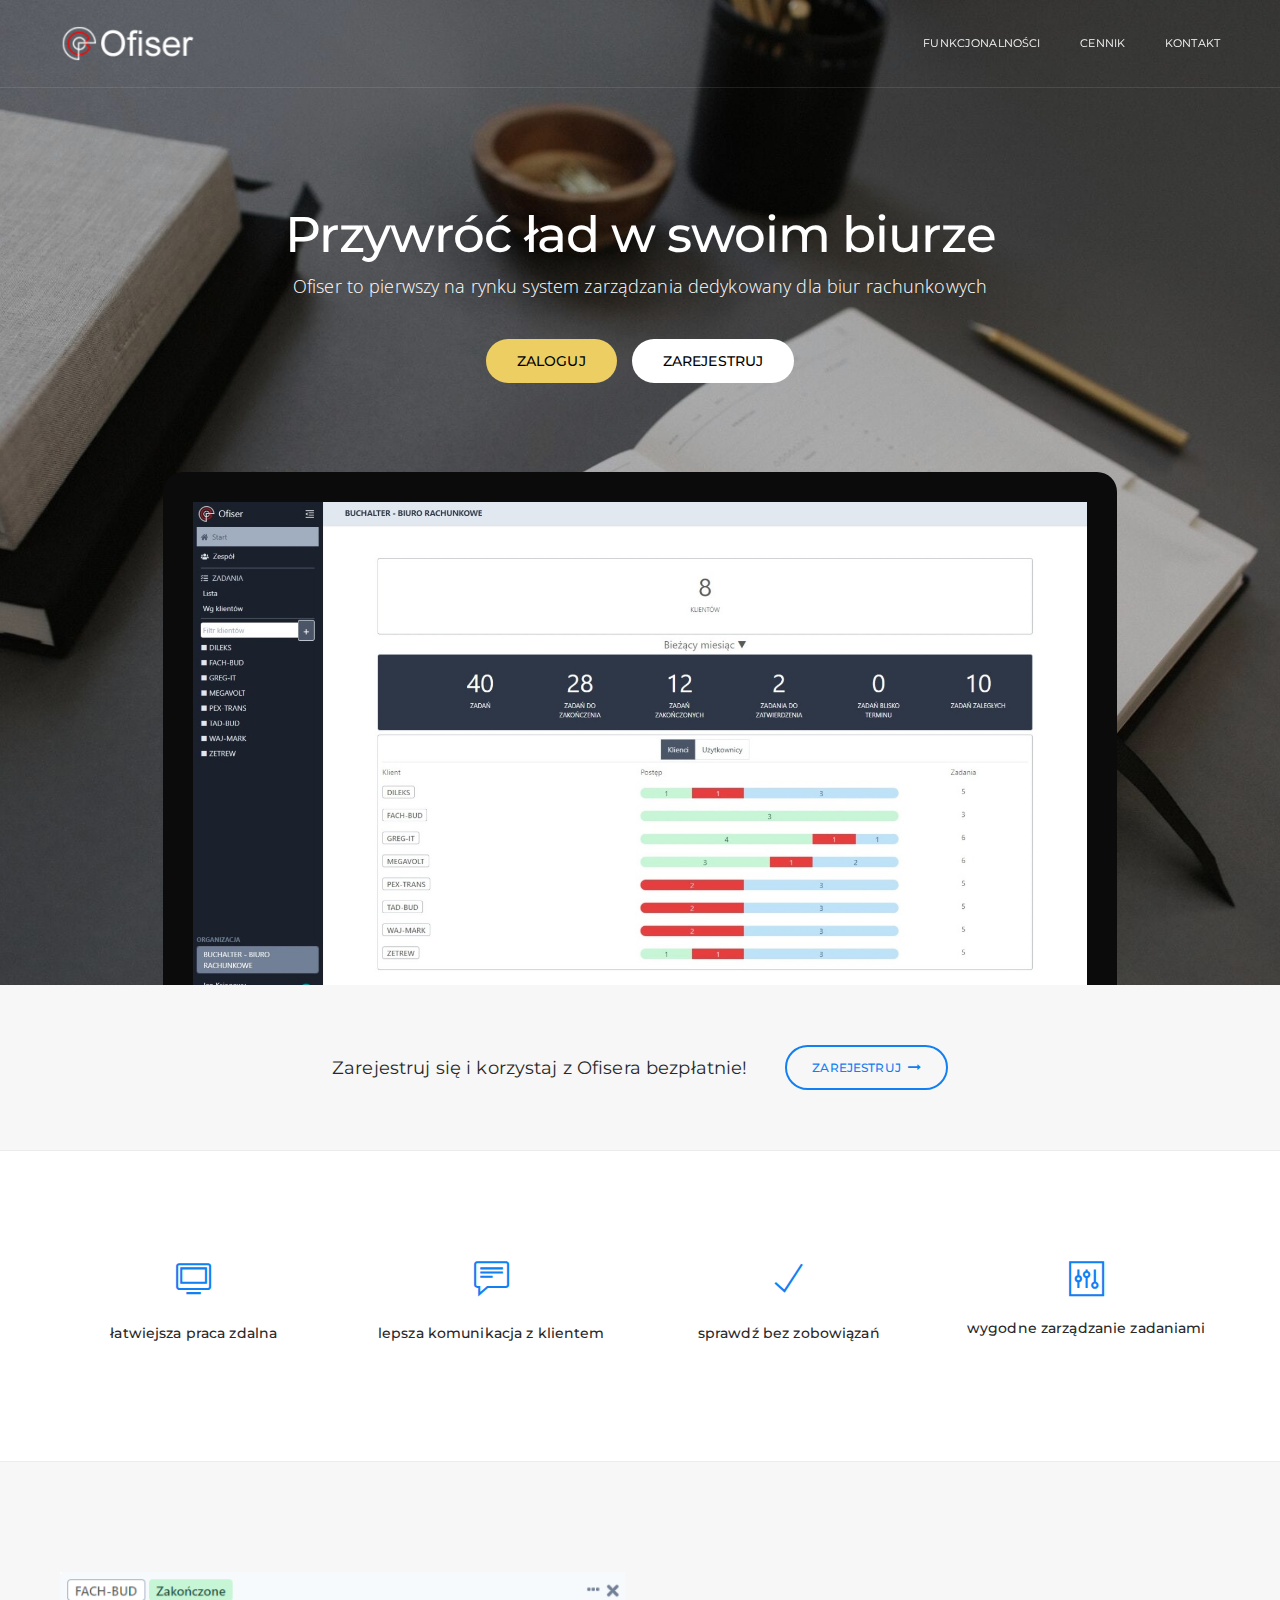
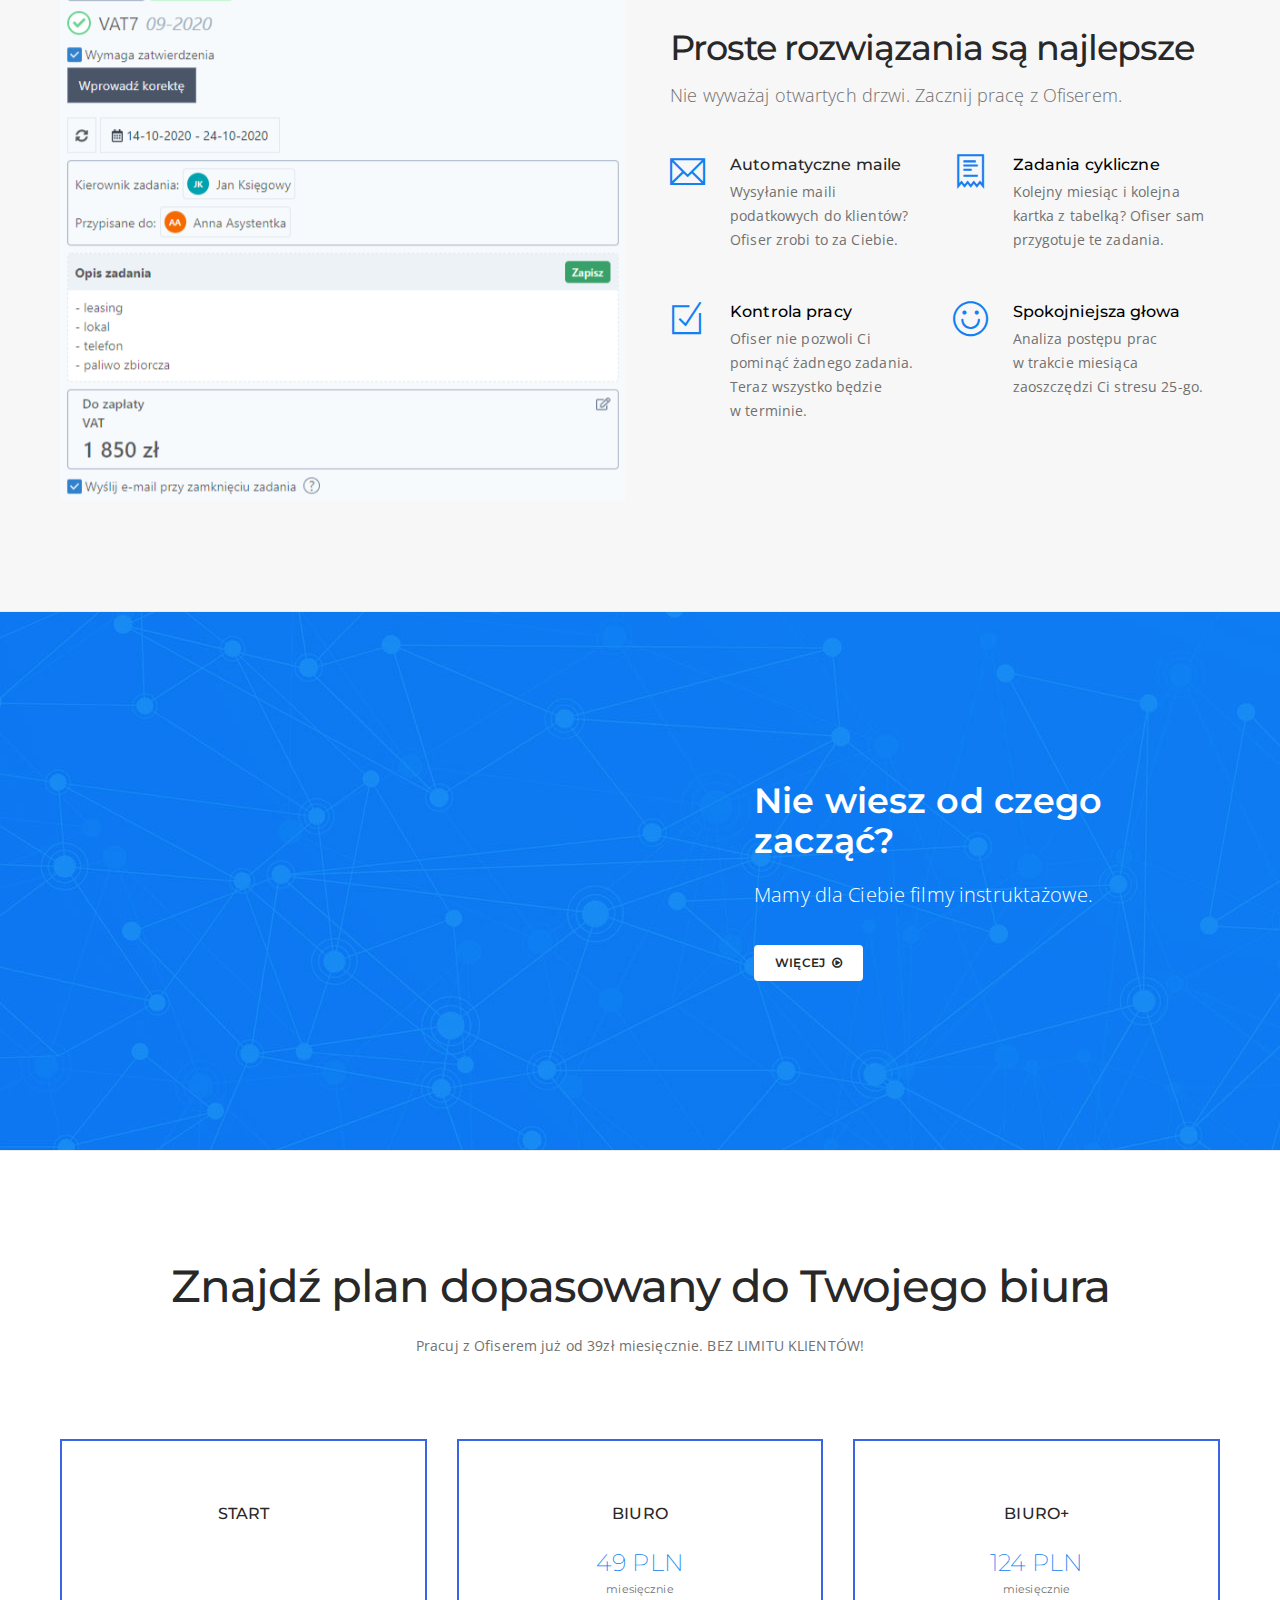
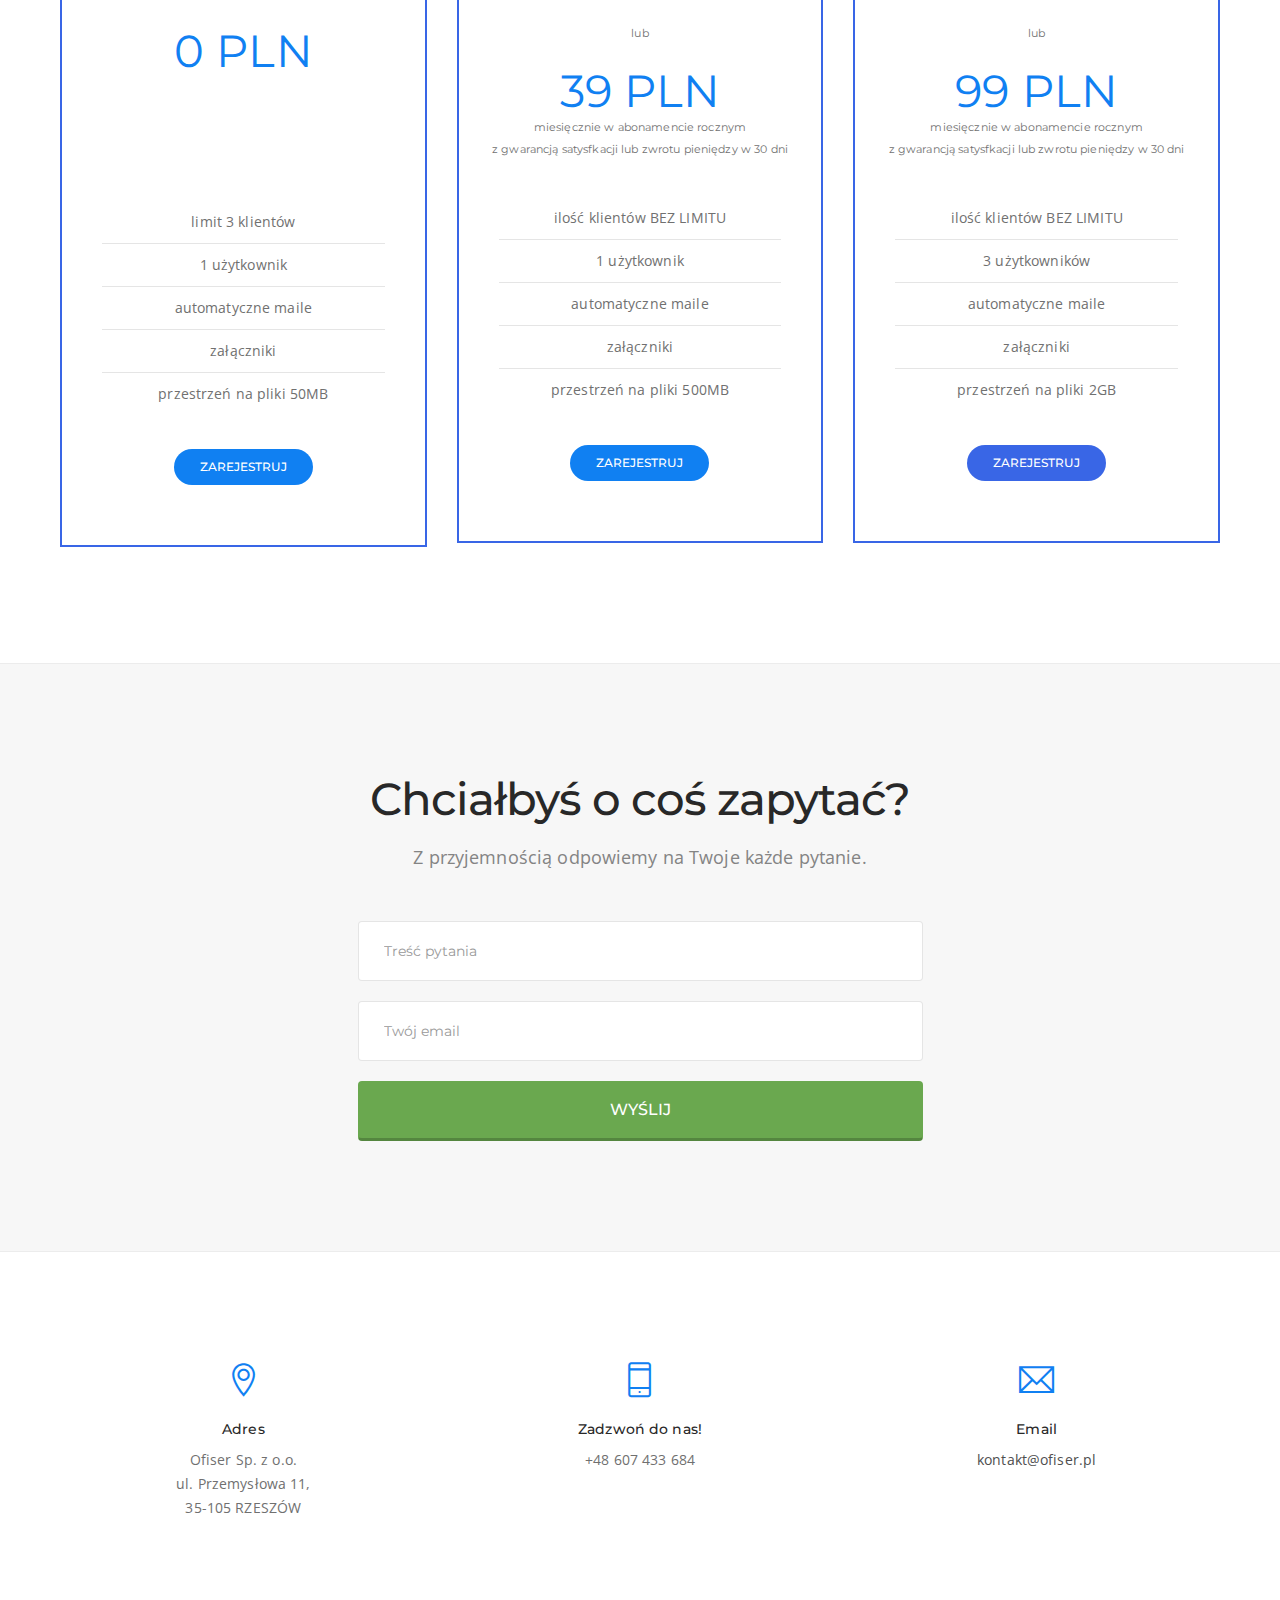
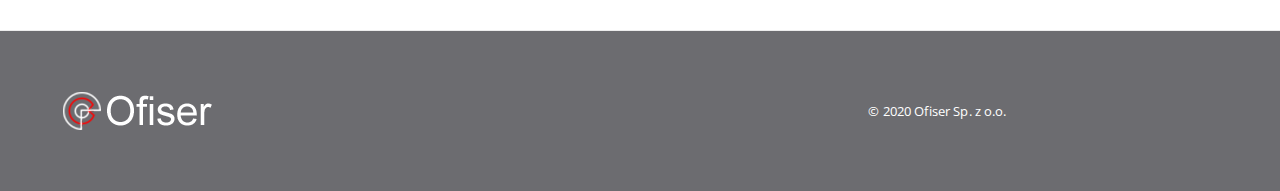
<file: index.html>
<!doctype html>
<html class="no-js" lang="en">
    <head>
        <meta charset="utf-8">
        <meta http-equiv="X-UA-Compatible" content="IE=edge">
        <meta name="viewport" content="width=device-width,initial-scale=1.0,maximum-scale=1" />
        <!-- title -->
        <title>Ofiser - pierwszy na rynku system zarządzania dedykowany dla biur rachunkowych!</title>
        <meta name="description" content="Ofiser to pierwszy na rynku system zarządzania dedykowany dla biur rachunkowych!" />
        <meta name="keywords" content="Marketing, landing page, creative, html5, css3, page builder, drag & drop, multi-purpose, one page, aweber, mailchimp, active campaign, campaign monitor, get response, mailer lite, custom form, product, hotel and resort, resume, personal, restaurant, corporate business, interior design, software, spa salon, travel agency, app landing page, design agency, start-up, e-learning, sports and gym, seo, wedding invitation, hosting, online shopping, yoga and fitness, music show, finance and account, e-book, event, medical, real estate, portfolio, digital marketing, inner content page, sign-up, 404 not found, coming soon" />
        <meta name="author" content="lgauthor">
        <!-- favicon -->
        <link rel="shortcut icon" href="images/icon/favicon.png">
        <!-- animation -->
        <link rel="stylesheet" href="css/animate.css" />
        <!-- bootstrap -->
        <link rel="stylesheet" href="css/bootstrap.min.css" />
        <!-- font-awesome icon -->
        <link rel="stylesheet" href="css/font-awesome.min.css" />
        <!-- themify-icons -->
        <link rel="stylesheet" href="css/themify-icons.css" />
        <!-- owl carousel -->
        <link rel="stylesheet" href="css/owl.transitions.css" />
        <link rel="stylesheet" href="css/owl.carousel.css" /> 
        <!-- magnific popup -->
        <link rel="stylesheet" href="css/magnific-popup.css" /> 
        <!-- base -->
        <link rel="stylesheet" href="css/base.css" /> 
        <!-- elements -->
        <link rel="stylesheet" href="css/elements.css" />
        <!-- responsive -->
        <link rel="stylesheet" href="css/responsive.css" />
        <!--[if IE 9]>
        <link rel="stylesheet" type="text/css" href="css/ie.css" />
        <![endif]-->
        <!--[if IE]>
            <script src="js/html5shiv.min.js"></script>
        <![endif]-->
        <style>
            .btn-dual .btn { margin: 0 12px 0 0;}
        </style>
    </head>
    <body>
        <header class="header-style5" id="header-section12">
            <!-- nav -->
            <nav class="navbar tz-header-bg black-header alt-font no-margin shrink-transparent-header-dark dark-header header-border-light">
                <div class="container navigation-menu">
                    <div class="row">
                        <!-- logo -->
                        <div class="col-md-3 col-sm-4 col-xs-6">
                            <a href="#home" class="inner-link"><img alt="" src="images/logo-white.png" data-img-size="(W)163px X (H)40px"></a>
                        </div>
                        <!-- end logo -->
                        <div class="col-md-9 col-sm-8 col-xs-6 position-inherit xs-no-padding-left">
                            <button data-target="#bs-example-navbar-collapse-1" data-toggle="collapse" class="navbar-toggle collapsed" type="button">
                                <span class="sr-only">Toggle navigation</span>
                                <span class="icon-bar"></span>
                                <span class="icon-bar"></span>
                                <span class="icon-bar"></span>
                            </button>
                            <!-- social elements -->
                            <!--<div class="social float-right pull-right">
                                <a href="#"><i class="fa fa-facebook tz-icon-color"></i></a>
                                <a href="#"><i class="fa fa-twitter tz-icon-color"></i></a>
                                <a href="#"><i class="fa fa-linkedin tz-icon-color"></i></a>
                                <a href="#"><i class="fa fa-google-plus tz-icon-color"></i></a>
                            </div> -->
                            <!-- end social elements -->
                            <div id="bs-example-navbar-collapse-1" class="collapse navbar-collapse pull-right">
                                <ul class="nav navbar-nav">
                                    <li class="propClone"><a class="inner-link" href="#feature-section27">FUNKCJONALNOŚCI</a></li>
                                    <!--<li class="propClone"><a class="inner-link" href="#content-section44">FEATURES</a></li>-->
                                    <!--<li class="propClone"><a class="inner-link" href="#hero-section20">HOW IT WORK</a></li>-->
                                    <li class="propClone"><a class="inner-link" href="#pricing-table4">CENNIK</a></li>
                                    <li class="propClone"><a class="inner-link" href="#subscribe-section6">KONTAKT</a></li>
                                   <!-- <li class="propClone"><a class="inner-link" href="#contact-section5">CONTACT</a></li>-->
                                </ul>
                            </div>
                        </div>
                    </div>
                </div>
            </nav> 
            <!-- end nav -->
        </header>
        <section class="position-relative hero-style19 cover-background tz-builder-bg-image hero-style19 hero-style2 border-none bg-img-one" id="home" data-img-size="(W)1920px X (H)800px" style="background: linear-gradient(rgba(0, 0, 0, 0), rgba(0, 0, 0, 0)) repeat scroll 0% 0%, transparent url('images/auth-background.jpg') repeat scroll 0% 0%;">
            <div class="container one-sixth-screen xs-height-auto position-relative">
                <div class="row">
                    <div class="slider-typography xs-position-static text-center">
                        <div class="slider-text-middle-main">
                            <div class="slider-text-middle text-center xs-padding-fifteen xs-no-padding-lr">
                                <div class="col-md-9 col-sm-12 col-xs-12 center-col margin-twenty-five-top">
                                    <!-- title -->
                                    <h1 class="title-extra-large-3 md-title-extra-large-2 xs-title-extra-large-3 letter-spacing-minus-1 text-white alt-font margin-one-bottom sm-margin-three-bottom tz-text center-col">Przywróć ład w&nbsp;swoim biurze</h1>
                                    <div class="text-white text-extra-large font-weight-300 center-col xs-text-extra-large tz-text margin-eight-bottom sm-margin-six-bottom xs-margin-eleven-bottom sm-margin-nine-bottom"><p class="sm-width-80 center-col">Ofiser to pierwszy na rynku system zarządzania dedykowany dla biur rachunkowych</p></div>
                                    <!-- end title -->
                                    <div class="btn-dual">
                                        <a class="btn btn-large propClone bg-golden-yellow text-black btn-circle xs-margin-ten-bottom xs-width-100" href="https://app.ofiser.pl/login" target="_blank"><span class="tz-text">ZALOGUJ</span><!--<i class="fa fa-shopping-basket text-extra-medium tz-icon-color"></i>--></a>
                                        <a class="btn btn-large propClone bg-white text-black btn-circle xs-margin-ten-bottom xs-width-100" href="https://app.ofiser.pl/signup" target="_blank"><span class="tz-text">ZAREJESTRUJ</span><!--<i class="fa fa-angle-right text-extra-medium tz-icon-color"></i>--></a>
                                    </div>
                                </div>
                                <!-- image -->
                                <div class="col-md-11 col-sm-12 col-xs-12 center-col margin-fourteen-top hero-bottom-img">
                                    <img src="images/1646-923.jpg" class="width-100" data-img-size="(W)1700px X (H)981px" alt="">
                                </div>
                                <!-- end image -->
                            </div>                                
                        </div>
                    </div>
                </div>
            </div>
        </section>
        <section class="padding-60px-tb bg-light-gray builder-bg" id="callto-action2">
            <div class="container">
                <div class="row equalize">
                    <div class="col-md-12 col-sm-12 col-xs-12 text-center">
                        <div class="display-inline-block sm-display-block vertical-align-middle margin-five-right sm-no-margin-right sm-margin-ten-bottom tz-text alt-font text-dark-gray text-extra-large sm-text-extra-large">Zarejestruj się i korzystaj z Ofisera bezpłatnie!</div>
                        <a class="btn-medium btn text-fast-blue2 border-2-fast-blue2 btn-circle" href="https://app.ofiser.pl/signup" target="_blank"><span class="tz-text">ZAREJESTRUJ</span><i class="fa fa-long-arrow-right text-extra-medium tz-icon-color"></i></a>
                    </div>
                </div>
            </div>
        </section>
        <section class="builder-bg padding-110px-tb xs-padding-60px-tb bg-white" id="feature-section27">
            <div class="container">
                <div class="row four-column">
                    <!-- feature box -->
                    <div class="col-md-3 col-sm-6 col-xs-12 sm-margin-nine-bottom xs-margin-fifteen-bottom text-center">
                        <div class="feature-box">     
                            <div class="margin-fifteen-bottom xs-margin-five-bottom"><i class="fa ti-desktop text-fast-blue2 icon-large tz-icon-color"></i></div>
                            <h3 class="feature-title text-dark-gray text-medium alt-font display-block margin-three-bottom xs-margin-five-bottom tz-text">łatwiejsza praca zdalna</h3>
                            <!--<div class="feature-text text-medium center-col tz-text"><p class="no-margin-bottom">Lorem Ipsum is simply dummy of the printing and typesetting and industry. Lorem Ipsum been.</p></div> -->
                        </div>
                    </div>
                    <!-- end feature box -->
                    <!-- feature box -->
                    <div class="col-md-3 col-sm-6 col-xs-12 sm-margin-nine-bottom xs-margin-fifteen-bottom text-center">
                        <div class="feature-box">
                            <div class="margin-fifteen-bottom xs-margin-five-bottom"><i class="fa ti-comment-alt text-fast-blue2 icon-large tz-icon-color"></i></div>
                            <h3 class="feature-title text-dark-gray text-medium alt-font display-block margin-three-bottom xs-margin-five-bottom tz-text">lepsza komunikacja z&nbsp;klientem</h3>
                           <!--<div class="feature-text text-medium center-col tz-text"><p class="no-margin-bottom">Lorem Ipsum is simply dummy of the printing and typesetting and industry. Lorem Ipsum been.</p></div> -->
                        </div>
                    </div>
                    <!-- end feature box -->
                    <!-- feature box -->
                    <div class="col-md-3 col-sm-6 col-xs-12 text-center xs-margin-fifteen-bottom">
                        <div class="feature-box">
                            <div class="margin-fifteen-bottom xs-margin-five-bottom"><i class="fa ti-check text-fast-blue2 icon-large tz-icon-color"></i></div>
                            <h3 class="feature-title text-dark-gray text-medium alt-font display-block margin-three-bottom xs-margin-five-bottom tz-text">sprawdź bez zobowiązań</h3>
                          <!--  <div class="feature-text text-medium center-col tz-text"><p class="no-margin-bottom">Lorem Ipsum is simply dummy of the printing and typesetting and industry. Lorem Ipsum been.</p></div>-->
                        </div>
                    </div>
                    <!-- end feature box -->
                    <!-- feature box -->
                    <div class="col-md-3 col-sm-6 col-xs-12 text-center">
                        <div class="feature-box">
                            <div class="margin-eleven-bottom xs-margin-five-bottom"><i class="fa ti-panel text-fast-blue2 icon-large tz-icon-color"></i></div>
                            <h3 class="feature-title text-dark-gray text-medium alt-font display-block margin-three-bottom xs-margin-five-bottom tz-text">wygodne zarządzanie zadaniami</h3>
                            <!--<div class="feature-text text-medium center-col tz-text"><p class="no-margin-bottom">Lorem Ipsum is simply dummy of the printing and typesetting and industry. Lorem Ipsum been.</p></div>-->
                        </div>
                    </div>
                    <!-- end feature box -->
                </div>
            </div>
        </section>
        <section class="padding-110px-tb feature-style29 bg-light-gray builder-bg xs-padding-60px-tb" id="content-section44">
            <div class="container">
                <div class="row equalize xs-equalize-auto equalize-display-inherit">
                    <div class="col-md-6 display-table col-sm-12 col-xs-12 xs-margin-nineteen-bottom sm-height-auto">
                        <div class="display-table-cell-vertical-middle">
                            <img class="img-responsive sm-width-60 xs-width-100 margin-lr-auto sm-margin-twenty-bottom" src="images/infographic-1.png" data-img-size="(W)622px X (H)582px" alt="">
                        </div>
                    </div>
                    <div class="col-md-6 col-sm-12 col-xs-12 display-table sm-height-auto">
                        <div class="display-table-cell-vertical-middle">
                            <!-- section title -->
                            <div class="col-md-12 col-sm-12 col-xs-12">
                                <h2 class="title-extra-large alt-font sm-section-title-small letter-spacing-minus-1 xs-section-title-large text-dark-gray margin-four-bottom xs-text-center tz-text">Proste rozwiązania są najlepsze</h2>
                                <p class="text-extra-large font-weight-300 margin-fifteen-bottom xs-margin-nineteen-bottom xs-text-center tz-text">Nie wyważaj otwartych drzwi. Zacznij pracę z&nbsp;Ofiserem.</p>
                            </div>
                            <!-- end section title -->
                            <!-- feature box -->
                            <div class="row two-column no-margin">
                                <div class="col-md-6 col-sm-6 col-xs-12 margin-eight-bottom xs-margin-fifteen-bottom xs-text-center">
                                    <div class="float-left xs-margin-lr-auto xs-float-none xs-margin-seven-bottom"><i class="fa ti-email text-fast-blue2 title-extra-large tz-icon-color"></i></div>
                                    <div class="info xs-no-margin xs-width-100 xs-clear-both">
                                        <h3 class="text-large alt-font margin-two-bottom text-dark-gray tz-text font-weight-500">Automatyczne maile</h3>
                                        <div class="text-medium tz-text"><p>Wysyłanie maili podatkowych do klientów? Ofiser zrobi to za Ciebie.</p></div>
                                    </div>
                                </div>
                                <div class="col-md-6 col-sm-6 col-xs-12 margin-eight-bottom xs-margin-fifteen-bottom xs-text-center">
                                    <div class="float-left xs-margin-lr-auto xs-float-none xs-margin-seven-bottom"><i class="fa ti-receipt text-fast-blue2 title-extra-large tz-icon-color"></i></div>
                                    <div class="info xs-no-margin xs-width-100 xs-clear-both">
                                        <h3 class="text-large alt-font margin-two-bottom text-black tz-text font-weight-500">Zadania cykliczne</h3>
                                        <div class="text-medium tz-text"><p>Kolejny miesiąc i&nbsp;kolejna kartka z&nbsp;tabelką? Ofiser sam przygotuje te zadania.</p></div>
                                    </div>
                                </div>
                                <div class="col-md-6 col-sm-6 col-xs-12 xs-margin-fifteen-bottom xs-text-center">
                                    <div class="float-left xs-margin-lr-auto xs-float-none xs-margin-seven-bottom"><i class="fa ti-check-box text-fast-blue2 title-extra-large tz-icon-color"></i></div>
                                    <div class="info xs-no-margin xs-width-100 xs-clear-both">
                                        <h3 class="text-large alt-font margin-two-bottom text-black tz-text font-weight-500">Kontrola pracy</h3>
                                        <div class="text-medium tz-text"><p>Ofiser nie pozwoli Ci pominąć żadnego zadania. Teraz wszystko będzie w&nbsp;terminie. </p></div>
                                    </div>
                                </div>
                                <div class="col-md-6 col-sm-6 col-xs-12 xs-no-margin-bottom xs-text-center">
                                    <div class="float-left xs-margin-lr-auto xs-float-none xs-margin-seven-bottom"><i class="fa ti-face-smile text-fast-blue2 title-extra-large tz-icon-color"></i></div>
                                    <div class="info xs-no-margin xs-width-100 xs-clear-both">
                                        <h3 class="text-large alt-font margin-two-bottom text-black tz-text font-weight-500">Spokojniejsza głowa</h3>
                                        <div class="text-medium tz-text"><p>Analiza postępu prac w&nbsp;trakcie miesiąca zaoszczędzi Ci stresu 25-go.</p></div>
                                    </div>
                                </div>
                            </div>
                            <!-- end feature box -->
                        </div>
                    </div>
                </div>
            </div>
        </section>
        <!--<section class="padding-110px-tb xs-padding-60px-tb bg-white builder-bg border-none" id="title-section13">
            <div class="container"> -->
                <!-- section title -->
               <!-- <div class="row">
                    <div class="col-md-7 col-sm-12 col-xs-12 title-small sm-title-small text-center center-col">
                        <span class="text-large text-fast-blue2 alt-font tz-text xs-margin-seven-bottom">LAUNCH YOUR STARTUP NOW!</span>
                        <h2 class="title-extra-large-2 letter-spacing-minus-1 text-dark-gray alt-font display-block tz-text xs-margin-seven-bottom">Get the most amazing builder!</h2>
                        <div class="text-medium display-block margin-three-top margin-six-bottom tz-text xs-margin-nine-bottom"><p>Lorem Ipsum is simply dummy text of the printing and typesetting industry. Lorem Ipsum has been the industry's standard dummy text ever since the an unknown printer took a galley of type scrambled it to make a type specimen book.</p></div>
                        <a href="#subscribe-section6" class="btn-medium btn-circle btn border-2-fast-blue2 btn-border text-fast-blue2"><span class="tz-text">BUILD WEBSITE</span><i class="fa fa-long-arrow-right text-extra-medium tz-icon-color"></i></a>
                    </div>
                </div> -->
                <!-- end section title -->
            <!--</div>
        </section> -->
        <!--<section  class="no-padding cover-background tz-builder-bg-image border-none header-style25 bg-img-two" id="hero-section20" data-img-size="(W)1920px X (H)900px" style="background:linear-gradient(rgba(0,0,0,0.01), rgba(0,0,0,0.01)), url('http://placehold.it/1920x900')">
            <div class="container one-fourth-screen sm-height-auto position-relative">
                <div class="slider-typography text-center sm-position-relative">
                    <div class="slider-text-middle-main">
                        <div class="slider-text-middle text-left sm-padding-nineteen sm-no-padding-lr xs-text-center"> -->
                            <!-- slider text -->
                           <!-- <div class="col-md-6 col-sm-12 col-xs-12 sm-text-center xs-no-padding-lr">
                                <h1 class="title-extra-large-4 md-title-extra-large-3 line-height-65 sm-title-extra-large alt-font letter-spacing-minus-1 xs-title-extra-large text-white margin-eight-bottom sm-margin-four-bottom tz-text">Discover our awesome video presentation.</h1>
                                <div class="text-white title-small line-height-34 font-weight-100 width-100 xs-text-extra-large tz-text margin-thirteen-bottom sm-margin-six-bottom xs-margin-eleven-bottom sm-margin-nine-bottom"><p>Lorem Ipsum is simply dummy text of the printing & typesetting industry. Lorem Ipsum has been the industry's standard dummy. Lorem Ipsum is simply dummy text.</p></div>
                                <div class="btn-dual">
                                    <a class="btn btn-large btn-circle propClone bg-white text-dark-gray xs-margin-lr-auto xs-float-none xs-display-block" href="#"><span class="tz-text">WATCH VIDEO</span><i class="fa fa-play-circle text-extra-medium tz-icon-color"></i></a>
                                </div>
                            </div> -->
                            <!-- end slider text -->
                            <!-- image -->
                           <!--<div class="col-md-6 col-sm-12 col-xs-12 text-center outside-image sm-position-relative xs-no-padding-lr">
                                <div class="outside-image-sub height-80 margin-twenty-three-top">
                                    <img src="images/infographic-4.png" data-img-size="(W)1420px X (H)793px" alt="" class="sm-width-100"/>
                                </div>
                            </div> -->
                            <!-- end image -->
                      <!--  </div>                                
                    </div>
                </div>
            </div>
        </section> -->
        <!--<section id="testimonials-section10" class="bg-white builder-bg padding-110px-tb testimonial-style10 xs-padding-60px-tb">                
            <div class="container">
                <div class="row">    -->                     
                    <!-- testimonial item -->
                    <!--<div class="col-md-7 col-sm-9 col-xs-12 xs-text-center center-col">
                        <div class="col-md-3 col-sm-3 col-xs-12 sm-no-padding xs-margin-eleven-bottom">
                            <img class="border-radius-100 width-95 xs-width-40" src="http://placehold.it/149x149" data-img-size="(W)149px X (H)149px" alt=""/>
                        </div>
                        <div class="col-md-9 col-sm-9 col-xs-12 feature-box-details">
                            <div class="text-medium float-left width-100 tz-text"><p>Lorem Ipsum is simply dummy text of the printing and typesetting industry. Lorem Ipsum has been the industry's standard dummy text ever since the 1500s, when an unknown printer.</p></div>
                            <span class="tz-text font-weight-500 alt-font text-dark-gray sm-text-medium display-inline-block">ALEXANDER HARVARD</span>
                            <span class="tz-text alt-font text-extra-small display-block">GOOGLE INC</span>
                        </div>
                    </div> -->
                    <!-- end testimonial item --> 
               <!-- </div>
            </div>        
        </section>  -->
        <!--<section class="padding-110px-tb xs-padding-60px-tb bg-light-gray builder-bg" id="content-section32">
            <div class="container">
                <div class="row equalize xs-equalize-auto equalize-display-inherit">
                    <div class="col-lg-5 col-md-6 col-sm-6 xs-12 xs-text-center xs-margin-nineteen-bottom display-table">
                        <div class="display-table-cell-vertical-middle">
                            <div class="sm-margin-five-bottom alt-font text-fast-blue2 font-weight-400 text-extra-large tz-text">Discover our awesomeness.</div> -->
                            <!-- section title -->
                            <!--<h2 class="alt-font title-extra-large sm-title-large xs-title-large text-dark-gray margin-eight-bottom tz-text sm-margin-ten-bottom letter-spacing-minus-1">Create high converting landing page in minutes.</h2> -->
                            <!-- end section title -->
                            <!--<div class="text-medium tz-text width-90 sm-width-100 margin-seven-bottom sm-margin-ten-bottom"><p>Lorem Ipsum is simply dummy text of the printing and typesetting industry. It has survived not only five centuries, but also the leap into electronic typesetting, remaining essentially unchanged.</p></div>
                            <div class="text-medium tz-text width-90 sm-width-100 margin-fifteen-bottom sm-margin-ten-bottom"><p>Lorem Ipsum has been the industry's standard dummy text ever since the when an unknown printer took a galley of type scrambled it to make a type specimen book. Lorem Ipsum has been the industry's standard dummy text ever since the when an unknown printer.</p></div>
                            <a class="btn btn-medium propClone btn-circle bg-fast-blue2 text-white" href="#subscribe-section6"><span class="tz-text">CREATE YOUR ACCOUNT</span><i class="fa fa-angle-right text-extra-medium tz-icon-color"></i></a>
                        </div>
                    </div>
                    <div class="col-lg-7 col-md-6 col-sm-6 xs-12 xs-text-center display-table">
                        <div class="display-table-cell-vertical-middle">
                            <img alt="" src="http://placehold.it/800x820" data-img-size="(W)800px X (H)785px">
                        </div>
                    </div>
                </div>
            </div>
        </section> -->
		<!-- YOUTUBE  -->
		            
            <section class="bg-light-purple-blue builder-bg padding-110px-tb xs-padding-60px-tb" id="video-section4" style="background: linear-gradient(rgba(0, 0, 0, 0), rgba(0, 0, 0, 0)) repeat scroll 0% 0%, transparent url('images/bg-image/header-25.jpg') repeat scroll 0% 0%;">
                <div class="container">
                    <div class="row equalize xs-equalize-auto">
                        <div class="col-lg-6 col-md-6 col-sm-6 col-xs-12 display-table xs-margin-fifteen-bottom" style="height: 318px;">
                            <div class="display-table-cell-vertical-middle">
                                <!-- video -->
                                <div class="video-overlay">
                                    <iframe width="560" height="315" src="//www.youtube.com/embed/OjqP3sJ9Y6Y" allowfullscreen=""></iframe>
                                    <!--<div class="frameCover" data-type="video"></div>-->
                                </div>
                                <!-- end video -->
                            </div>
                        </div>
                        <!-- section title -->
                        <div class="col-lg-5 col-md-6 col-sm-6 col-xs-12 col-lg-offset-1 display-table" style="height: 318px;">
                            <div class="display-table-cell-vertical-middle">
                                <h2 class="text-white title-extra-large alt-font font-weight-600 line-height-40 sm-title-large xs-title-large margin-seven-bottom sm-margin-ten-bottom tz-text">Nie wiesz od czego zacząć?</h2>
                                <div class="title-small text-white sm-title-medium xs-title-medium text-light-gray width-90 sm-width-100 font-weight-300 margin-fourteen-bottom sm-margin-twelve-bottom tz-text">Mamy dla Ciebie  filmy instruktażowe.</div>
                               <a class="btn btn-medium propClone bg-white text-dark-gray text-white" href="https://www.youtube.com/channel/UCZMHePxKvfbJM0YPorOikkw/videos" target="_blank" data-selector="a.btn, button.btn" style=""><span class="tz-text" data-selector=".tz-text" style="color: rgb(40, 40, 40); background-color: rgba(0, 0, 0, 0); font-size: 12px; font-weight: 600; font-family: Montserrat, sans-serif; text-transform: none; border-radius: 0px;" id="ui-id-10">WIĘCEJ</span><i class="fa fa-play-circle-o tz-icon-color" aria-hidden="true" data-selector=".tz-icon-color"></i></a>
                            </div>
                        </div>
                        <!-- end section title -->
                    </div>
                </div>
            </section>            
        <!--
		<section class="bg-light-purple-blue builder-bg padding-110px-tb xs-padding-60px-tb" id="video-section4" style="background: linear-gradient(rgba(0, 0, 0, 0), rgba(0, 0, 0, 0)) repeat scroll 0% 0%, transparent url('images/bg-image/header-25.jpg') repeat scroll 0% 0%;">
                <div class="container">
                    <div class="row equalize xs-equalize-auto">
                        <div class="col-lg-6 col-md-6 col-sm-6 col-xs-12 display-table xs-margin-fifteen-bottom" style="height: 318px;">
                            <div class="display-table-cell-vertical-middle">  
                                <!-- video -->
           <!--                     <div class="video-overlay">
                                    <iframe width="560" height="315" src="https://www.youtube.com/embed/hpeYWdkUtcE" allowfullscreen=""></iframe>
                                    <div class="frameCover" data-type="video"></div>
                                </div>
                                <!-- end video -->
          <!--                  </div>
                        </div>
                        <div class="col-lg-5 col-md-6 col-sm-6 col-xs-12 col-lg-offset-1 display-table" style="height: 318px;">
                            <!-- section title -->
                        <!--    <div class="display-table-cell-vertical-middle">
                                <h2 class="text-white title-extra-large alt-font font-weight-600 line-height-40 sm-title-large xs-title-large margin-seven-bottom sm-margin-ten-bottom tz-text">Nie wiesz od czego zacząć?</h2>
                                <div class="text-white title-small sm-title-medium xs-title-medium width-90 sm-width-100 font-weight-300 margin-fourteen-bottom sm-margin-twelve-bottom tz-text">Mamy dla Ciebie nasze filmy instruktażowe.</div>
                                <a class="btn btn-medium propClone bg-black text-white text-white" href="#"><span class="tz-text">WIĘCEJ</span></a>
                            </div>
                            <!-- end section title -->
                  <!--      </div>
                    </div>
                </div>
        </section>  -->
        <section class="bg-white builder-bg padding-110px-tb xs-padding-60px-tb" id="pricing-table4">
            <div class="container">
                <div class="row">
                    <!-- section title -->
                    <div class="col-md-12 col-sm-12 col-xs-12 text-center">
                        <h2 class="title-extra-large-2 letter-spacing-minus-1 text-dark-gray alt-font margin-three-bottom xs-margin-fifteen-bottom tz-text">Znajdź plan dopasowany do Twojego biura</h2>
                        <div class="text-medium width-60 margin-lr-auto md-width-70 sm-width-100 tz-text margin-thirteen-bottom xs-margin-nineteen-bottom">Pracuj z&nbsp;Ofiserem już od 39zł miesięcznie. BEZ LIMITU KLIENTÓW! <!--<br>RABAT 15% w pakiecie rocznym lub 25% w pakiecie dwuletnim.<br> Wybierając abonament roczny lub dwuletni dostajesz gwarancje satysfakcji lub zwrot pieniędzy.--></div>
                    </div>
                    <!-- end section title -->
                </div>
                <div class="row">
                    <div class="pricing-box-style4 display-inline-block width-100">
                        <!-- pricing item -->
                        <div class="col-md-4 col-sm-4 col-xs-12 text-center xs-margin-nine-bottom">
                            <div class="pricing-box builder-bg tz-border border-2-fast-blue2">
                                <!-- pricing title -->
                                <div class="pricing-title text-center">
                                    <h3 class="alt-font text-large text-dark-gray tz-text">START<br><br><br><br><br>
                                </div>
                                <!-- end pricing title -->
                                <!-- pricing price -->
                                <div class="pricing-price bg-white builder-bg">
                                    <h4 class="title-extra-large-2 sm-title-extra-large-2 alt-font font-weight-400 text-fast-blue2 tz-text">0 PLN </h4><br><br><br><br>
                                    <div class="text-small2 alt-font tz-text no-margin-bottom"> <p> </p> </div>
                                </div>
                                <!-- end pricing price -->
                                <!-- pricing features -->
                                <div class="pricing-features padding-top-15px">
                                    <ul class="margin-twenty-three-bottom list-style-none">
                                        <li class="tz-border"><span class="tz-text">limit 3&nbsp;klientów</span></li>
                                        <li class="tz-border"><span class="tz-text">1&nbsp;użytkownik</span></li>
                                        <li class="tz-border"><span class="tz-text">automatyczne maile</span></li>
                                        <li class="tz-border"><span class="tz-text">załączniki</span></li>										
                                        <li class="tz-border"><span class="tz-text">przestrzeń na pliki 50MB</span></li>
                                    </ul>
                                    <!-- pricing action -->
                                    <div class="pricing-action">
                                        <a class="btn-medium btn btn-circle bg-fast-blue2 text-white no-letter-spacing" href="https://app.ofiser.pl/signup" target="_blank"><span class="tz-text">ZAREJESTRUJ</span></a>
                                    </div>
                                    <!-- end pricing action -->
                                </div>
                                <!-- end pricing features -->
                            </div>
                        </div>
                        <!-- end pricing item -->
                        <!-- pricing item -->
                        <div class="col-md-4 col-sm-4 col-xs-12 text-center xs-margin-nine-bottom">
                            <div class="pricing-box builder-bg tz-border border-2-fast-blue2">
                                <!-- pricing title -->
                                <div class="pricing-title text-center">
                                    <h3 class="alt-font text-large text-dark-gray tz-text">BIURO</h3><br>
                                </div>
                                <!-- end pricing title -->
                                <!-- pricing price -->
                                <div class="pricing-price bg-white builder-bg">
                                    <h4 class="title-medium sm-title-extra-large-2 alt-font font-weight-200 text-fast-blue2 tz-text">49 PLN</h4>
                                    <div class="text-small2 alt-font tz-text no-margin-bottom"> <p>miesięcznie</p> </div>
									<div class="text-small2 alt-font tz-text no-margin-bottom"> <p>lub</p> </div>
									<h4 class="title-extra-large-2 sm-title-extra-large-2 alt-font font-weight-400 text-fast-blue2 tz-text">39 PLN</h4>
                                    <div class="text-small2 alt-font tz-text no-margin-bottom"> <p>miesięcznie w&nbsp;abonamencie rocznym <br>z&nbsp;gwarancją satysfkacji lub zwrotu pieniędzy w&nbsp;30 dni</p></div>
									<!--<div class="text-small2 alt-font tz-text no-margin-bottom"> <p>z gwarancją satysfkacji lub zwrot pieniędzy w 30 dni</p> </div> -->
                                </div>
                                <!-- end pricing price -->
                                <!-- pricing features -->
                                <div class="pricing-features padding-top-15px">
                                    <ul class="margin-twenty-three-bottom list-style-none">
                                        <li class="tz-border"><span class="tz-text">ilość klientów BEZ LIMITU</span></li>
                                        <li class="tz-border"><span class="tz-text">1&nbsp;użytkownik</span></li>
                                        <li class="tz-border"><span class="tz-text">automatyczne maile</span></li>
                                        <li class="tz-border"><span class="tz-text">załączniki</span></li>
                                        <li class="tz-border"><span class="tz-text">przestrzeń na pliki 500MB</span></li>
                                    </ul>
                                    <!-- pricing action -->
                                    <div class="pricing-action">
                                        <a class="btn-medium btn btn-circle bg-fast-blue2 text-white no-letter-spacing" href="https://app.ofiser.pl/signup" target="_blank"><span class="tz-text">ZAREJESTRUJ</span></a>
                                    </div>
                                    <!-- end pricing action -->
                                </div>
                                <!-- end pricing features -->
                            </div>
                        </div>
                        <!-- end pricing item -->
                        <!-- pricing item -->
                        <div class="col-md-4 col-sm-4 col-xs-12 text-center">
                            <div class="pricing-box builder-bg tz-border border-2-fast-blue2">
                                <!-- pricing title -->
                                <div class="pricing-title text-center">
                                    <h3 class="alt-font text-large text-dark-gray tz-text">BIURO+</h3><br>
                                </div>
                                <!-- end pricing title -->
                                <!-- pricing price -->
                                <div class="pricing-price bg-white builder-bg">
									<h4 class="title-medium sm-title-extra-large-2 alt-font font-weight-200 text-fast-blue2 tz-text">124 PLN</h4>
                                    <div class="text-small2 alt-font tz-text no-margin-bottom"> <p>miesięcznie</p> </div>
									<div class="text-small2 alt-font tz-text no-margin-bottom"> <p>lub</p> </div>
                                    <h4 class="title-extra-large-2 sm-title-extra-large-2 alt-font font-weight-400 text-fast-blue2 tz-text">99 PLN</h4>
                                    <div class="text-small2 alt-font tz-text no-margin-bottom"> <p>miesięcznie w&nbsp;abonamencie rocznym <br>z&nbsp;gwarancją satysfkacji lub zwrotu pieniędzy w&nbsp;30 dni</p></div>
									<!--<div class="text-small2 alt-font tz-text no-margin-bottom"> <p>z gwarancją satysfkacji lub zwrot pieniędzy w 30 dni</p> </div>-->
                                </div>
                                <!-- end pricing price -->
                                <!-- pricing features -->
                                <div class="pricing-features padding-top-15px">
                                    <ul class="margin-twenty-three-bottom list-style-none">
                                       <li class="tz-border"><span class="tz-text">ilość klientów BEZ LIMITU</span></li>
                                        <li class="tz-border"><span class="tz-text">3&nbsp;użytkowników</span></li>
                                        <li class="tz-border"><span class="tz-text">automatyczne maile</span></li>
                                        <li class="tz-border"><span class="tz-text">załączniki</span></li>
                                        <li class="tz-border"><span class="tz-text">przestrzeń na pliki 2GB</span></li>
                                    </ul>
                                    <!-- pricing action -->
                                    <div class="pricing-action">
                                        <a class="btn-medium btn btn-circle bg-fast-blue text-white no-letter-spacing" href="https://app.ofiser.pl/signup" target="_blank"><span class="tz-text">ZAREJESTRUJ</span></a>
                                    </div>
                                    <!-- end pricing action -->
                                </div>
                                <!-- end pricing features -->
                            </div>
                        </div>
                        <!-- end pricing item -->
                    </div>
                </div>
            </div>
        </section>
       <!-- <section class="bg-gray builder-bg team-style8 padding-110px-tb xs-padding-60px-tb" id="team-section8">
            <div class="container">
                <div class="row four-column"> -->
                    <!-- team member -->
                    <!--<div class="col-md-3 col-sm-6 col-xs-12 text-center sm-margin-fifteen-bottom">
                        <div class="team position-relative overflow-hidden box-shadow">
                            <div class="team-img">
                                <img alt="" src="http://placehold.it/750x893" data-img-size="(W)750px X (H)893px">
                            </div>
                            <div class="team-details bg-white builder-bg text-center">
                                <div class="team-name padding-twenty no-padding-lr">
                                    <span class="alt-font text-dark-gray tz-text font-weight-500">ANDREW LUPKIN</span>
                                    <span class="text-extra-small alt-font display-block tz-text">DEVELOPER HEAD</span>
                                </div>
                            </div>
                        </div>
                        <div class="team-content padding-twenty no-padding-lr no-padding-bottom xs-padding-eleven-top">
                            <div class="display-inline-block margin-seven no-margin-tb"><a href="#"><i class="fa ti-facebook text-extra-medium tz-icon-color"></i></a></div>
                            <div class="display-inline-block margin-seven no-margin-tb"><a href="#"><i class="fa ti-twitter-alt text-extra-medium tz-icon-color"></i></a></div>
                            <div class="display-inline-block margin-seven no-margin-tb"><a href="#"><i class="fa ti-linkedin text-extra-medium tz-icon-color"></i></a></div>
                            <div class="display-inline-block margin-seven no-margin-tb"><a href="#"><i class="fa ti-pinterest text-extra-medium tz-icon-color"></i></a></div>
                        </div>
                    </div> -->
                    <!-- end team member -->
                    <!-- team member -->
                    <!--<div class="col-md-3 col-sm-6 col-xs-12 text-center sm-margin-fifteen-bottom">
                        <div class="team position-relative overflow-hidden box-shadow">
                            <div class="team-img">
                                <img alt="" src="http://placehold.it/750x893" data-img-size="(W)750px X (H)893px">
                            </div>
                            <div class="team-details bg-white builder-bg text-center">
                                <div class="team-name padding-twenty no-padding-lr">
                                    <span class="alt-font text-dark-gray tz-text font-weight-500">SARA SMITH</span>
                                    <span class="text-extra-small alt-font display-block tz-text">FOUNDER AND CEO</span>
                                </div>
                            </div>
                        </div>
                        <div class="team-content padding-twenty no-padding-lr no-padding-bottom xs-padding-eleven-top">
                            <div class="display-inline-block margin-seven no-margin-tb"><a href="#"><i class="fa ti-facebook text-extra-medium tz-icon-color"></i></a></div>
                            <div class="display-inline-block margin-seven no-margin-tb"><a href="#"><i class="fa ti-twitter-alt text-extra-medium tz-icon-color"></i></a></div>
                            <div class="display-inline-block margin-seven no-margin-tb"><a href="#"><i class="fa ti-linkedin text-extra-medium tz-icon-color"></i></a></div>
                            <div class="display-inline-block margin-seven no-margin-tb"><a href="#"><i class="fa ti-pinterest text-extra-medium tz-icon-color"></i></a></div>
                        </div>
                    </div> -->
                    <!-- end team member -->
                    <!-- team member -->
                    <!--<div class="col-md-3 col-sm-6 col-xs-12 text-center xs-margin-fifteen-bottom">
                        <div class="team position-relative overflow-hidden box-shadow">
                            <div class="team-img">
                                <img alt="" src="http://placehold.it/750x893" data-img-size="(W)750px X (H)893px">
                            </div>
                            <div class="team-details bg-white builder-bg text-center">
                                <div class="team-name padding-twenty no-padding-lr">
                                    <span class="alt-font text-dark-gray tz-text font-weight-500">SOMMER CHRISTIAN</span>
                                    <span class="text-extra-small alt-font display-block tz-text">CREATIVE DIRECTOR</span>
                                </div>
                            </div>
                        </div>
                        <div class="team-content padding-twenty no-padding-lr no-padding-bottom xs-padding-eleven-top">
                            <div class="display-inline-block margin-seven no-margin-tb"><a href="#"><i class="fa ti-facebook text-extra-medium tz-icon-color"></i></a></div>
                            <div class="display-inline-block margin-seven no-margin-tb"><a href="#"><i class="fa ti-twitter-alt text-extra-medium tz-icon-color"></i></a></div>
                            <div class="display-inline-block margin-seven no-margin-tb"><a href="#"><i class="fa ti-linkedin text-extra-medium tz-icon-color"></i></a></div>
                            <div class="display-inline-block margin-seven no-margin-tb"><a href="#"><i class="fa ti-pinterest text-extra-medium tz-icon-color"></i></a></div>
                        </div>
                    </div> -->
                    <!-- end team member -->
                    <!-- team member -->
                    <!--<div class="col-md-3 col-sm-6 col-xs-12 text-center">
                        <div class="team position-relative overflow-hidden box-shadow">
                            <div class="team-img">
                                <img alt="" src="http://placehold.it/750x893" data-img-size="(W)750px X (H)893px">
                            </div>
                            <div class="team-details bg-white builder-bg text-center">
                                <div class="team-name padding-twenty no-padding-lr">
                                    <span class="alt-font text-dark-gray tz-text font-weight-500">ANDREW LUPKIN</span>
                                    <span class="text-extra-small alt-font display-block tz-text">DEVELOPER HEAD</span>
                                </div>
                            </div>
                        </div>
                        <div class="team-content padding-twenty no-padding-lr no-padding-bottom xs-padding-eleven-top">
                            <div class="display-inline-block margin-seven no-margin-tb"><a href="#"><i class="fa ti-facebook text-extra-medium tz-icon-color"></i></a></div>
                            <div class="display-inline-block margin-seven no-margin-tb"><a href="#"><i class="fa ti-twitter-alt text-extra-medium tz-icon-color"></i></a></div>
                            <div class="display-inline-block margin-seven no-margin-tb"><a href="#"><i class="fa ti-linkedin text-extra-medium tz-icon-color"></i></a></div>
                            <div class="display-inline-block margin-seven no-margin-tb"><a href="#"><i class="fa ti-pinterest text-extra-medium tz-icon-color"></i></a></div>
                        </div>
                    </div> -->
                    <!-- end team member -->
               <!-- </div>
            </div>
        </section> -->
        <!--<section id="clients-section2" class="padding-110px-tb bg-white builder-bg clients-section2 xs-padding-top-60px">
            <div class="container">
                <div class="row"> -->
                    <!-- clients logo -->
                   <!-- <div class="owl-slider-style4 owl-carousel owl-theme owl-no-pagination owl-dark-pagination outside-arrow-simple black-pagination sm-no-owl-buttons sm-show-pagination owl-pagination-bottom"> -->
                        <!-- client logo image -->
                       <!-- <div class="item">
                            <div class="col-md-12 col-sm-12 col-xs-12">
                                <div class="client-logo-outer">
                                    <div class="client-logo-inner">
                                        <a href="#">
                                            <img src="images/clients-1.jpg" id="tz-bg-149" data-img-size="(W)800px X (H)500px" alt=""/>
                                        </a>
                                    </div>
                                </div>
                            </div>                               
                        </div> -->
                        <!-- end client logo image -->
                        <!-- client logo image -->
                       <!-- <div class="item">
                            <div class="col-md-12 col-sm-12 col-xs-12">
                                <div class="client-logo-outer">
                                    <div class="client-logo-inner">
                                        <a href="#">
                                            <img src="images/clients-2.jpg" id="tz-bg-150" data-img-size="(W)800px X (H)500px" alt=""/>
                                        </a>
                                    </div>
                                </div>
                            </div>                               
                        </div> -->
                        <!-- client logo image -->
                        <!-- end client logo image -->
                        <!--<div class="item">
                            <div class="col-md-12 col-sm-12 col-xs-12">
                                <div class="client-logo-outer">
                                    <div class="client-logo-inner">
                                        <a href="#">
                                            <img src="images/clients-3.jpg" id="tz-bg-151" data-img-size="(W)800px X (H)500px" alt=""/>
                                        </a>
                                    </div>
                                </div>
                            </div>                               
                        </div>-->
                        <!-- client logo image -->
                        <!-- end client logo image -->
                       <!-- <div class="item">
                            <div class="col-md-12 col-sm-12 col-xs-12">
                                <div class="client-logo-outer">
                                    <div class="client-logo-inner">
                                        <a href="#">
                                            <img src="images/clients-4.jpg" id="tz-bg-152" data-img-size="(W)800px X (H)500px" alt=""/>
                                        </a>
                                    </div>
                                </div>
                            </div>                               
                        </div> -->
                        <!-- client logo image -->
                        <!-- end client logo image -->
                        <!--<div class="item">
                            <div class="col-md-12 col-sm-12 col-xs-12">
                                <div class="client-logo-outer">
                                    <div class="client-logo-inner">
                                        <a href="#">
                                            <img src="images/clients-5.jpg" id="tz-bg-153" data-img-size="(W)800px X (H)500px" alt=""/>
                                        </a>
                                    </div>
                                </div>
                            </div>                               
                        </div> -->
                        <!-- client logo image -->
                    <!--</div> -->
                    <!-- end clients logo -->
               <!-- </div>
            </div>
        </section>  -->
		
			<!-- FORMULARZ-->
        <section class="padding-110px-tb xs-padding-60px-tb bg-light-gray builder-bg" id="subscribe-section6">
            <div class="container">
                <div class="row">
                    <div class="col-md-8 center-col col-sm-12 text-center">
                        <h2 class="title-extra-large-2 letter-spacing-minus-1 text-dark-gray alt-font margin-four-bottom tz-text">Chciałbyś o coś zapytać?</h2>
                        <div class="text-extra-large sm-text-extra-large text-medium-gray width-80 xs-width-100 center-col margin-twelve-bottom xs-margin-nineteen-bottom tz-text">Z przyjemnością odpowiemy na Twoje każde pytanie.</div>
                    </div>
                    <div class="col-md-6 center-col col-sm-12 text-center">
                        <form action="javascript:void(0)" method="post">
                            <input type="text" name="name" id="name" data-email="required" placeholder="Treść pytania" class="big-input bg-white alt-font border-radius-4">                    
                            <input type="text" name="email" id="email" data-email="required" placeholder="Twój email" class="big-input bg-white alt-font border-radius-4">
                            <button type="submit" class="default-submit btn btn-extra-large2 propClone bg-deep-green btn-3d text-white width-100 builder-bg tz-text">WYŚLIJ</button>                                                    
                        </form>
                        <!--<div class="margin-seven-top text-small2 sm-width-100 center-col tz-text xs-line-height-20">* We don't share your personal info with anyone. Check out our <a href="#" class="text-decoration-underline tz-text">Privacy Policy</a> for more information.</div> -->
                    </div>
                </div>
            </div>
        </section>
        <section class="padding-110px-tb bg-white builder-bg xs-padding-60px-tb" id="contact-section5">
            <div class="container">
                <div class="row four-column">
                    <!-- feature box -->
                    <div class="col-md-4 col-sm-6 col-xs-12 sm-margin-nine-bottom xs-margin-fifteen-bottom text-center sm-clear-both">
                        <div class="feature-box xs-margin-thirteen xs-no-margin-tb">     
                            <i class="fa ti-location-pin text-fast-blue2 icon-large tz-icon-color margin-ten-bottom xs-margin-seven-bottom"></i>
                            <h3 class="feature-title text-dark-gray text-medium alt-font display-block margin-three-bottom xs-margin-five-bottom tz-text font-weight-500">Adres</h3>
                            <div class="feature-text text-medium center-col tz-text">Ofiser Sp. z o.o. <br>ul. Przemysłowa 11,<br>35-105 RZESZÓW</div>
                        </div>
                    </div>
                    <!-- end feature box -->
                    <!-- feature box -->
                    <div class="col-md-4 col-sm-6 col-xs-12 sm-margin-nine-bottom xs-margin-fifteen-bottom text-center">
                        <div class="feature-box xs-margin-thirteen xs-no-margin-tb">
                            <i class="fa ti-mobile text-fast-blue2 icon-large tz-icon-color margin-ten-bottom xs-margin-seven-bottom"></i>
                            <h3 class="feature-title text-dark-gray text-medium alt-font display-block margin-three-bottom xs-margin-five-bottom tz-text font-weight-500">Zadzwoń do nas!</h3>
                            <div class="feature-text text-medium center-col tz-text">+48 607 433 684<!--<br>(O) +44 (0) 123 456 7890--></div>
                        </div>
                    </div>
                    <!-- end feature box -->
                    <!-- feature box -->
                    <div class="col-md-4 col-sm-6 col-xs-12 text-center xs-margin-fifteen-bottom sm-clear-both">
                        <div class="feature-box xs-margin-thirteen xs-no-margin-tb">
                            <i class="fa ti-email text-fast-blue2 icon-large tz-icon-color margin-ten-bottom xs-margin-seven-bottom"></i>
                            <h3 class="feature-title text-dark-gray text-medium alt-font display-block margin-three-bottom xs-margin-five-bottom tz-text font-weight-500">Email</h3>
                            <div class="feature-text text-medium center-col"><a class="tz-text" href="mailto:kontakt@ofiser.pl">kontakt@ofiser.pl</a><!--<br><a class="tz-text" href="mailto:help@domain.com">help@domain.com</a>--></div>
                        </div>
                    </div>
                    <!-- end feature box -->
                    <!-- feature box -->
                    <!--<div class="col-md-3 col-sm-6 col-xs-12 text-center">
                        <div class="feature-box xs-margin-thirteen xs-no-margin-tb">
                            <i class="fa ti-time text-fast-blue2 icon-large tz-icon-color margin-ten-bottom xs-margin-seven-bottom"></i>
                            <h3 class="feature-title text-dark-gray text-medium alt-font display-block margin-three-bottom xs-margin-five-bottom tz-text font-weight-500">Working Hours</h3>
                            <div class="feature-text text-medium center-col tz-text">Mon to Sat - 9 AM to 11 PM<br>Sunday - 10 AM to 6 PM</div>
                        </div>
                    </div>-->
                    <!-- end feature box -->
                </div>
            </div>
        </section>
		
        <footer id="footer-section4" class="bg-footer builder-bg padding-60px-tb xs-padding-40px-tb footer-style4">
            <div class="container">
                <div class="row equalize sm-equalize-auto">
                    <!-- logo -->
                    <div class="col-lg-6 col-md-6 col-sm-12 col-xs-12 sm-text-center sm-margin-five-bottom xs-margin-nine-bottom display-table">
                        <div class="display-table-cell-vertical-middle">
                            <a href="#home" class="inner-link"><img src="images/logo-white.png" alt="" data-img-size="(W)163px X (H)39px"></a>
                        </div>
                    </div>
                    <!-- end logo -->
                    <div class="col-lg-6 col-md-5 col-sm-12 col-xs-12 sm-margin-three-bottom text-center xs-text-center display-table">
                        <div class="display-table-cell-vertical-middle">
                            <span class="text-white">&copy; 2020 Ofiser Sp. z o.o. <!--<a class="text-light-gray2" href="http://www.themezaa.com/">ThemeZaa</a>--></span>
                        </div>
                    </div>
                    <!-- social elements -->
                    <!--<div class="col-lg-3 col-md-4 col-sm-12 col-xs-12 text-right sm-text-center display-table">
                        <div class="social icon-extra-small display-table-cell-vertical-middle">
                            <a href="#" class="margin-sixteen-right">
                                <i class="fa fa-facebook tz-icon-color"></i>
                            </a>
                            <a href="#" class="margin-sixteen-right">
                                <i class="fa fa-twitter tz-icon-color"></i>
                            </a>
                            <a href="#" class="margin-sixteen-right">
                                <i class="fa fa-google-plus tz-icon-color"></i>
                            </a>
                            <a href="#" class="margin-sixteen-right">
                                <i class="fa fa-pinterest tz-icon-color"></i>
                            </a>
                            <a href="#" class="margin-sixteen-right">
                                <i class="fa fa-linkedin tz-icon-color"></i>
                            </a>
                            <a href="#">
                                <i class="fa fa-youtube tz-icon-color"></i>
                            </a>
                        </div>
                    </div>  -->                           
                    <!-- end social elements -->
                </div>
            </div>
        </footer>

        <!-- javascript libraries -->
        <script type="text/javascript" src="js/jquery.min.js"></script>
        <script type="text/javascript" src="js/jquery.appear.js"></script>
        <script type="text/javascript" src="js/smooth-scroll.js"></script>
        <script type="text/javascript" src="js/bootstrap.min.js"></script>
        <!-- wow animation -->
        <script type="text/javascript" src="js/wow.min.js"></script>
        <!-- owl carousel -->
        <script type="text/javascript" src="js/owl.carousel.min.js"></script>        
        <!-- images loaded -->
        <script type="text/javascript" src="js/imagesloaded.pkgd.min.js"></script>
        <!-- isotope -->
        <script type="text/javascript" src="js/jquery.isotope.min.js"></script> 
        <!-- magnific popup -->
        <script type="text/javascript" src="js/jquery.magnific-popup.min.js"></script>
        <!-- navigation -->
        <script type="text/javascript" src="js/jquery.nav.js"></script>
        <!-- equalize -->
        <script type="text/javascript" src="js/equalize.min.js"></script>
        <!-- fit videos -->
        <script type="text/javascript" src="js/jquery.fitvids.js"></script>
        <!-- number counter -->
        <script type="text/javascript" src="js/jquery.countTo.js"></script>
        <!-- time counter  -->
        <script type="text/javascript" src="js/counter.js"></script>
        <!-- twitter Fetcher  -->
        <script type="text/javascript" src="js/twitterFetcher_min.js"></script>
        <!-- main -->
        <script type="text/javascript" src="js/main.js"></script>
    </body>
</html>
</file>
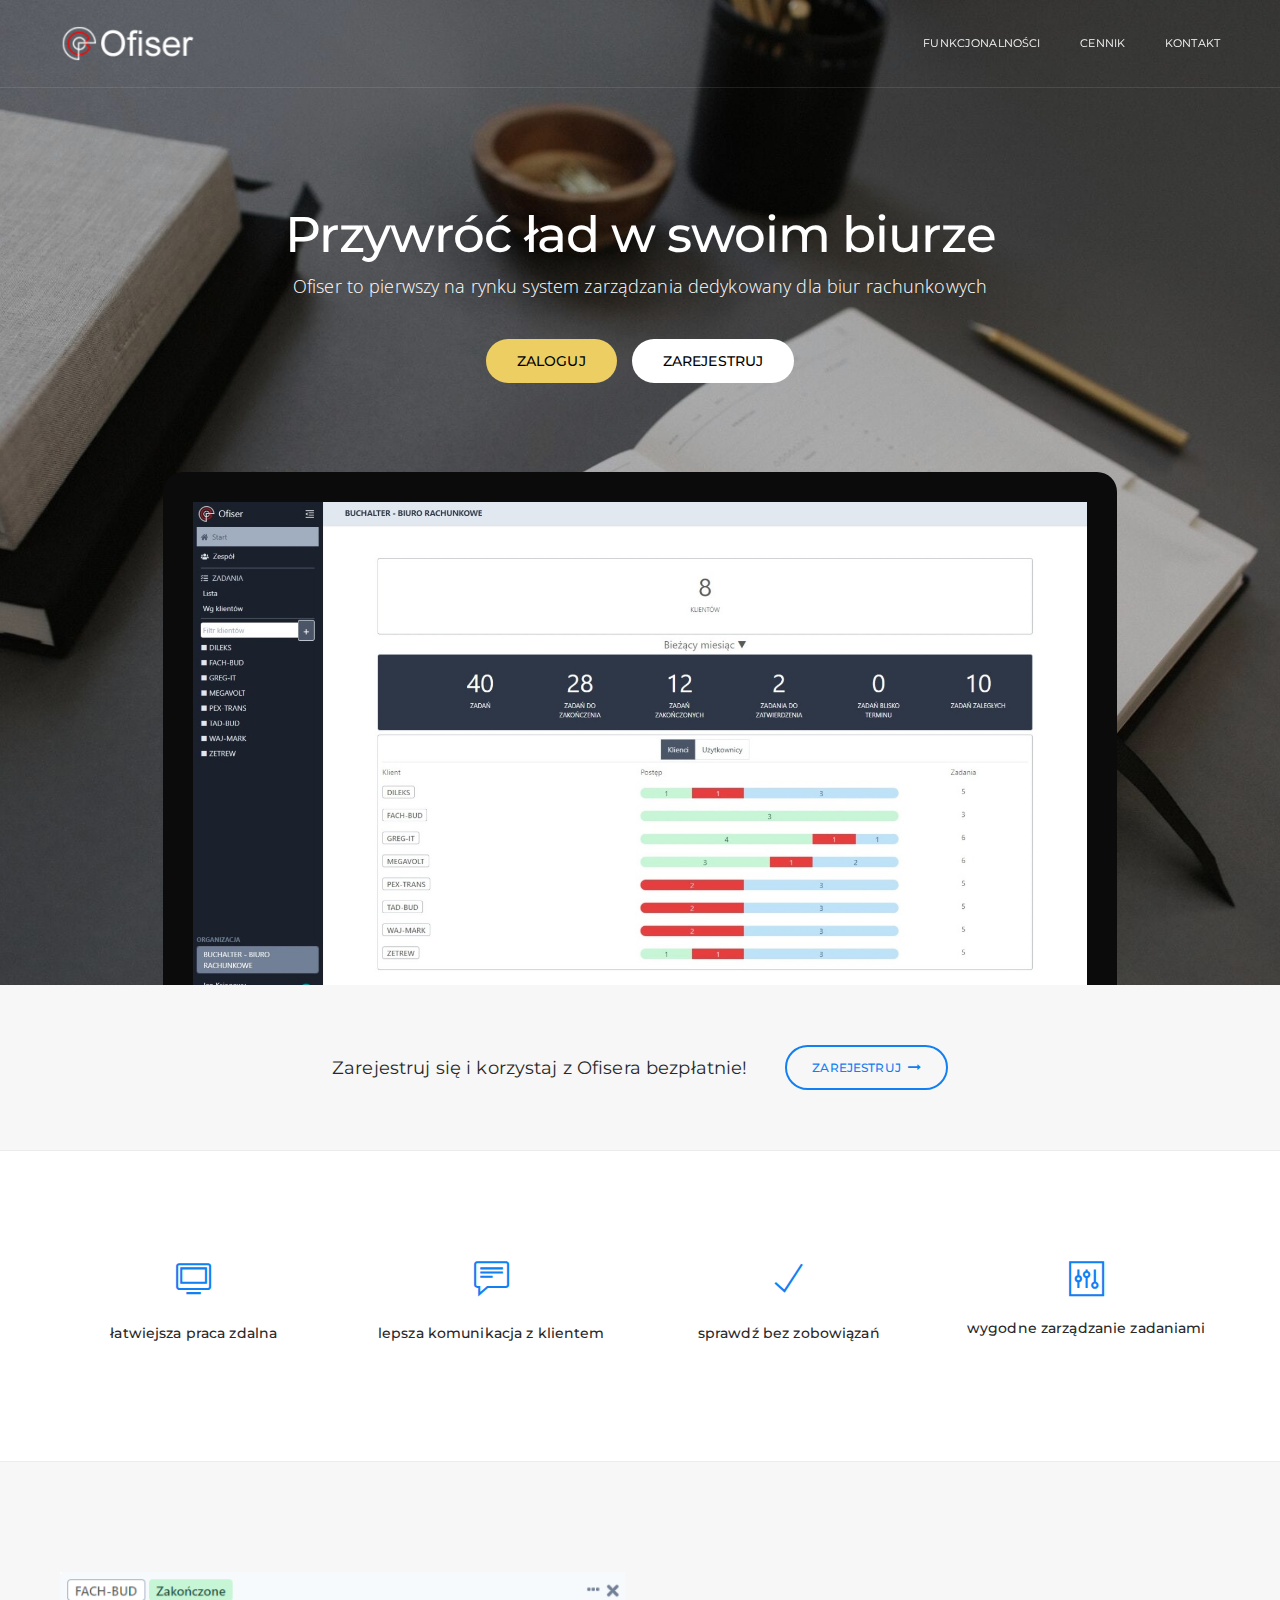
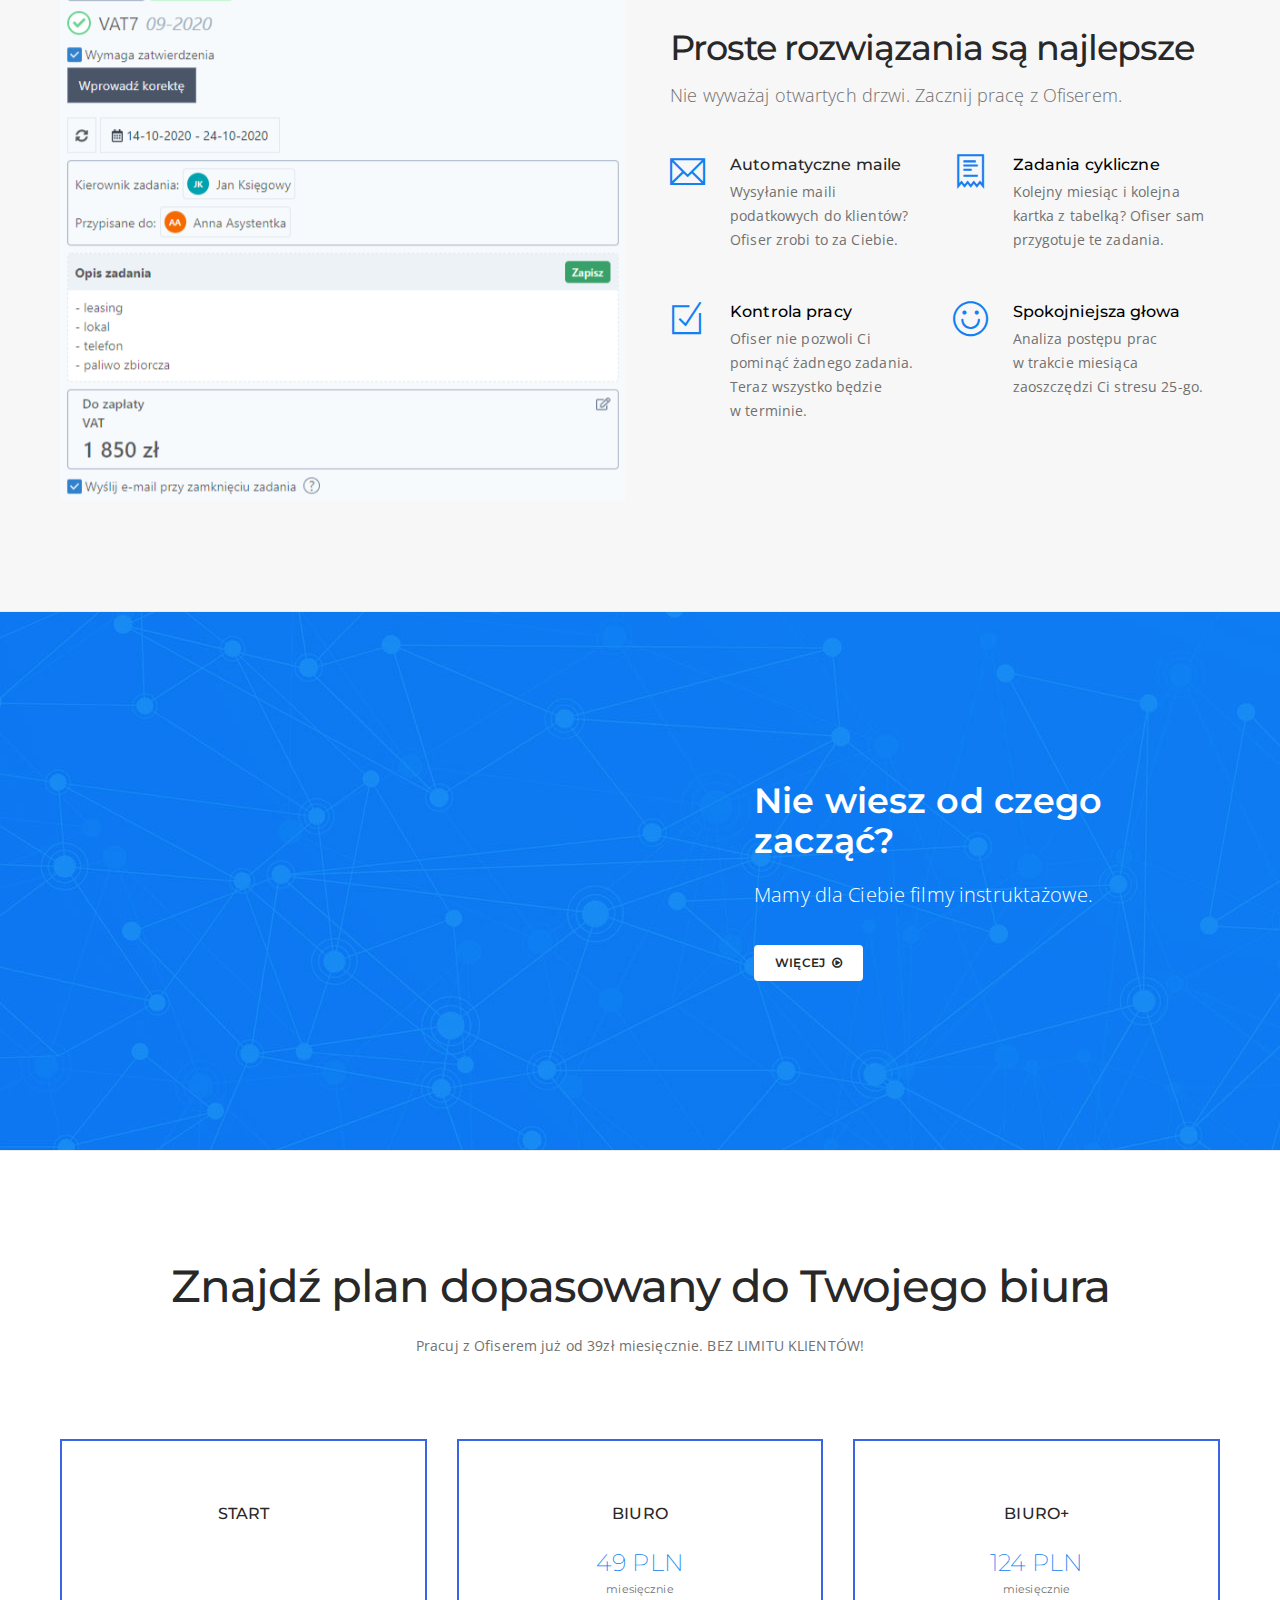
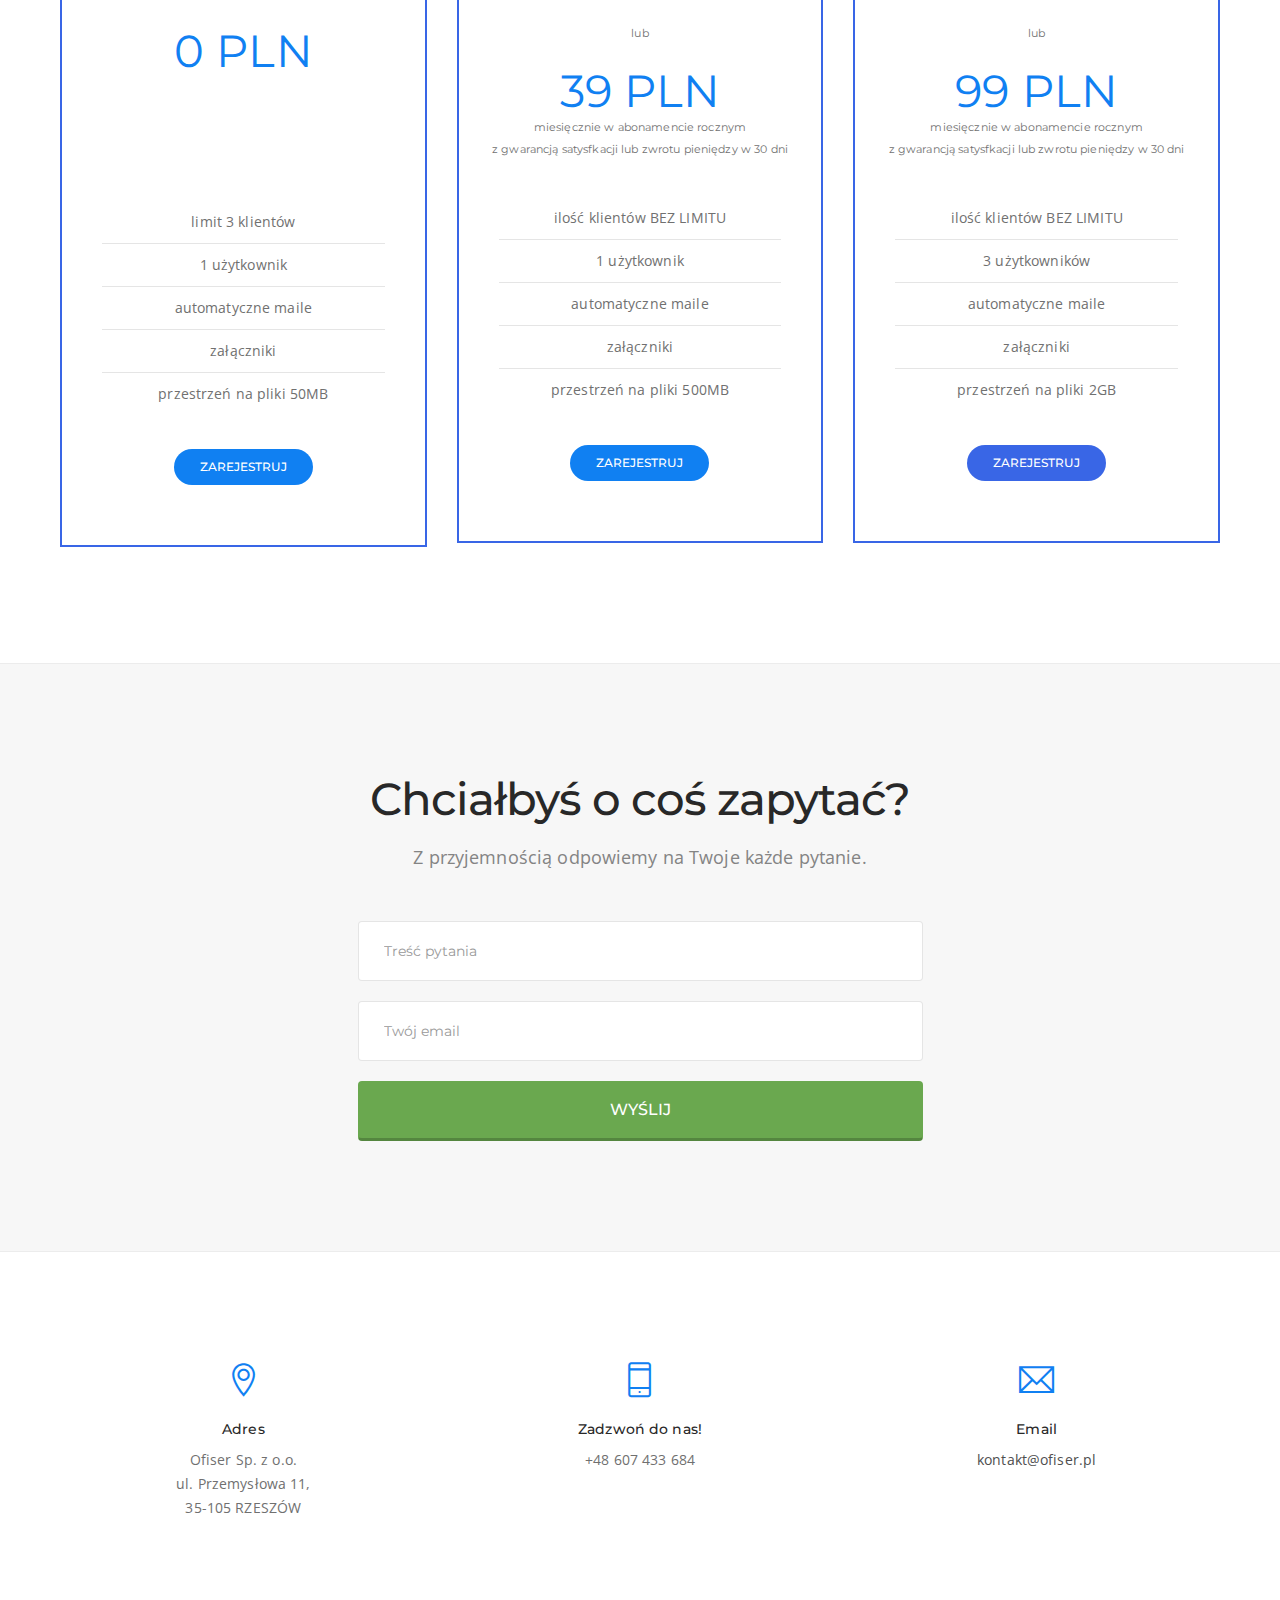
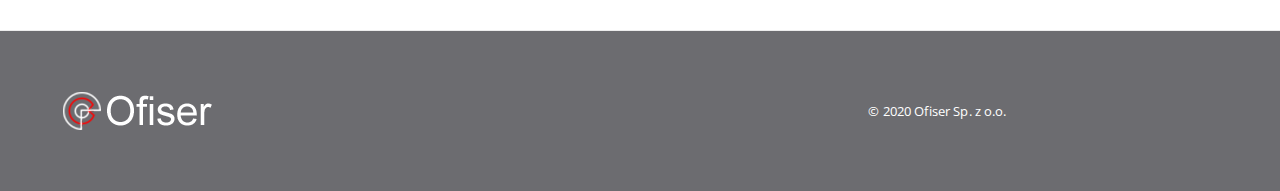
<file: _index.html>
<!doctype html>
<html class="no-js" lang="en">
    <head>
        <meta charset="utf-8">
        <meta http-equiv="X-UA-Compatible" content="IE=edge">
        <meta name="viewport" content="width=device-width,initial-scale=1.0,maximum-scale=1" />
        <!-- title -->
        <title>Ofiser - pierwszy na rynku system zarządzania dedykowany dla biur rachunkowych!</title>
        <meta name="description" content="Ofiser to pierwszy na rynku system zarządzania dedykowany dla biur rachunkowych!" />
        <meta name="keywords" content="Marketing, landing page, creative, html5, css3, page builder, drag & drop, multi-purpose, one page, aweber, mailchimp, active campaign, campaign monitor, get response, mailer lite, custom form, product, hotel and resort, resume, personal, restaurant, corporate business, interior design, software, spa salon, travel agency, app landing page, design agency, start-up, e-learning, sports and gym, seo, wedding invitation, hosting, online shopping, yoga and fitness, music show, finance and account, e-book, event, medical, real estate, portfolio, digital marketing, inner content page, sign-up, 404 not found, coming soon" />
        <meta name="author" content="lgauthor">
        <!-- favicon -->
        <link rel="shortcut icon" href="images/icon/favicon.png">
        <!-- animation -->
        <link rel="stylesheet" href="css/animate.css" />
        <!-- bootstrap -->
        <link rel="stylesheet" href="css/bootstrap.min.css" />
        <!-- font-awesome icon -->
        <link rel="stylesheet" href="css/font-awesome.min.css" />
        <!-- themify-icons -->
        <link rel="stylesheet" href="css/themify-icons.css" />
        <!-- owl carousel -->
        <link rel="stylesheet" href="css/owl.transitions.css" />
        <link rel="stylesheet" href="css/owl.carousel.css" /> 
        <!-- magnific popup -->
        <link rel="stylesheet" href="css/magnific-popup.css" /> 
        <!-- base -->
        <link rel="stylesheet" href="css/base.css" /> 
        <!-- elements -->
        <link rel="stylesheet" href="css/elements.css" />
        <!-- responsive -->
        <link rel="stylesheet" href="css/responsive.css" />
        <!--[if IE 9]>
        <link rel="stylesheet" type="text/css" href="css/ie.css" />
        <![endif]-->
        <!--[if IE]>
            <script src="js/html5shiv.min.js"></script>
        <![endif]-->
        <style>
            .btn-dual .btn { margin: 0 12px 0 0;}
        </style>
    </head>
    <body>
        <header class="header-style5" id="header-section12">
            <!-- nav -->
            <nav class="navbar tz-header-bg black-header alt-font no-margin shrink-transparent-header-dark dark-header header-border-light">
                <div class="container navigation-menu">
                    <div class="row">
                        <!-- logo -->
                        <div class="col-md-3 col-sm-4 col-xs-6">
                            <a href="#home" class="inner-link"><img alt="" src="images/logo-white.png" data-img-size="(W)163px X (H)40px"></a>
                        </div>
                        <!-- end logo -->
                        <div class="col-md-9 col-sm-8 col-xs-6 position-inherit xs-no-padding-left">
                            <button data-target="#bs-example-navbar-collapse-1" data-toggle="collapse" class="navbar-toggle collapsed" type="button">
                                <span class="sr-only">Toggle navigation</span>
                                <span class="icon-bar"></span>
                                <span class="icon-bar"></span>
                                <span class="icon-bar"></span>
                            </button>
                            <!-- social elements -->
                            <!--<div class="social float-right pull-right">
                                <a href="#"><i class="fa fa-facebook tz-icon-color"></i></a>
                                <a href="#"><i class="fa fa-twitter tz-icon-color"></i></a>
                                <a href="#"><i class="fa fa-linkedin tz-icon-color"></i></a>
                                <a href="#"><i class="fa fa-google-plus tz-icon-color"></i></a>
                            </div> -->
                            <!-- end social elements -->
                            <div id="bs-example-navbar-collapse-1" class="collapse navbar-collapse pull-right">
                                <ul class="nav navbar-nav">
                                    <li class="propClone"><a class="inner-link" href="#feature-section27">FUNKCJONALNOŚCI</a></li>
                                    <!--<li class="propClone"><a class="inner-link" href="#content-section44">FEATURES</a></li>-->
                                    <!--<li class="propClone"><a class="inner-link" href="#hero-section20">HOW IT WORK</a></li>-->
                                    <li class="propClone"><a class="inner-link" href="#pricing-table4">CENNIK</a></li>
                                    <li class="propClone"><a class="inner-link" href="#subscribe-section6">KONTAKT</a></li>
                                   <!-- <li class="propClone"><a class="inner-link" href="#contact-section5">CONTACT</a></li>-->
                                </ul>
                            </div>
                        </div>
                    </div>
                </div>
            </nav> 
            <!-- end nav -->
        </header>
        <section class="position-relative hero-style19 cover-background tz-builder-bg-image hero-style19 hero-style2 border-none bg-img-one" id="home" data-img-size="(W)1920px X (H)800px" style="background: linear-gradient(rgba(0, 0, 0, 0), rgba(0, 0, 0, 0)) repeat scroll 0% 0%, transparent url('images/auth-background.jpg') repeat scroll 0% 0%;">
            <div class="container one-sixth-screen xs-height-auto position-relative">
                <div class="row">
                    <div class="slider-typography xs-position-static text-center">
                        <div class="slider-text-middle-main">
                            <div class="slider-text-middle text-center xs-padding-fifteen xs-no-padding-lr">
                                <div class="col-md-9 col-sm-12 col-xs-12 center-col margin-twenty-five-top">
                                    <!-- title -->
                                    <h1 class="title-extra-large-3 md-title-extra-large-2 xs-title-extra-large-3 letter-spacing-minus-1 text-white alt-font margin-one-bottom sm-margin-three-bottom tz-text center-col">Przywróć ład w&nbsp;swoim biurze</h1>
                                    <div class="text-white text-extra-large font-weight-300 center-col xs-text-extra-large tz-text margin-eight-bottom sm-margin-six-bottom xs-margin-eleven-bottom sm-margin-nine-bottom"><p class="sm-width-80 center-col">Ofiser to pierwszy na rynku system zarządzania dedykowany dla biur rachunkowych</p></div>
                                    <!-- end title -->
                                    <div class="btn-dual">
                                        <a class="btn btn-large propClone bg-golden-yellow text-black btn-circle xs-margin-ten-bottom xs-width-100" href="https://app.ofiser.pl/login" target="_blank"><span class="tz-text">ZALOGUJ</span><!--<i class="fa fa-shopping-basket text-extra-medium tz-icon-color"></i>--></a>
                                        <a class="btn btn-large propClone bg-white text-black btn-circle xs-margin-ten-bottom xs-width-100" href="https://app.ofiser.pl/signup" target="_blank"><span class="tz-text">ZAREJESTRUJ</span><!--<i class="fa fa-angle-right text-extra-medium tz-icon-color"></i>--></a>
                                    </div>
                                </div>
                                <!-- image -->
                                <div class="col-md-11 col-sm-12 col-xs-12 center-col margin-fourteen-top hero-bottom-img">
                                    <img src="images/1646-923.jpg" class="width-100" data-img-size="(W)1700px X (H)981px" alt="">
                                </div>
                                <!-- end image -->
                            </div>                                
                        </div>
                    </div>
                </div>
            </div>
        </section>
        <section class="padding-60px-tb bg-light-gray builder-bg" id="callto-action2">
            <div class="container">
                <div class="row equalize">
                    <div class="col-md-12 col-sm-12 col-xs-12 text-center">
                        <div class="display-inline-block sm-display-block vertical-align-middle margin-five-right sm-no-margin-right sm-margin-ten-bottom tz-text alt-font text-dark-gray text-extra-large sm-text-extra-large">Zarejestruj się i korzystaj z Ofisera bezpłatnie!</div>
                        <a class="btn-medium btn text-fast-blue2 border-2-fast-blue2 btn-circle" href="https://app.ofiser.pl/signup" target="_blank"><span class="tz-text">ZAREJESTRUJ</span><i class="fa fa-long-arrow-right text-extra-medium tz-icon-color"></i></a>
                    </div>
                </div>
            </div>
        </section>
        <section class="builder-bg padding-110px-tb xs-padding-60px-tb bg-white" id="feature-section27">
            <div class="container">
                <div class="row four-column">
                    <!-- feature box -->
                    <div class="col-md-3 col-sm-6 col-xs-12 sm-margin-nine-bottom xs-margin-fifteen-bottom text-center">
                        <div class="feature-box">     
                            <div class="margin-fifteen-bottom xs-margin-five-bottom"><i class="fa ti-desktop text-fast-blue2 icon-large tz-icon-color"></i></div>
                            <h3 class="feature-title text-dark-gray text-medium alt-font display-block margin-three-bottom xs-margin-five-bottom tz-text">łatwiejsza praca zdalna</h3>
                            <!--<div class="feature-text text-medium center-col tz-text"><p class="no-margin-bottom">Lorem Ipsum is simply dummy of the printing and typesetting and industry. Lorem Ipsum been.</p></div> -->
                        </div>
                    </div>
                    <!-- end feature box -->
                    <!-- feature box -->
                    <div class="col-md-3 col-sm-6 col-xs-12 sm-margin-nine-bottom xs-margin-fifteen-bottom text-center">
                        <div class="feature-box">
                            <div class="margin-fifteen-bottom xs-margin-five-bottom"><i class="fa ti-comment-alt text-fast-blue2 icon-large tz-icon-color"></i></div>
                            <h3 class="feature-title text-dark-gray text-medium alt-font display-block margin-three-bottom xs-margin-five-bottom tz-text">lepsza komunikacja z&nbsp;klientem</h3>
                           <!--<div class="feature-text text-medium center-col tz-text"><p class="no-margin-bottom">Lorem Ipsum is simply dummy of the printing and typesetting and industry. Lorem Ipsum been.</p></div> -->
                        </div>
                    </div>
                    <!-- end feature box -->
                    <!-- feature box -->
                    <div class="col-md-3 col-sm-6 col-xs-12 text-center xs-margin-fifteen-bottom">
                        <div class="feature-box">
                            <div class="margin-fifteen-bottom xs-margin-five-bottom"><i class="fa ti-check text-fast-blue2 icon-large tz-icon-color"></i></div>
                            <h3 class="feature-title text-dark-gray text-medium alt-font display-block margin-three-bottom xs-margin-five-bottom tz-text">sprawdź bez zobowiązań</h3>
                          <!--  <div class="feature-text text-medium center-col tz-text"><p class="no-margin-bottom">Lorem Ipsum is simply dummy of the printing and typesetting and industry. Lorem Ipsum been.</p></div>-->
                        </div>
                    </div>
                    <!-- end feature box -->
                    <!-- feature box -->
                    <div class="col-md-3 col-sm-6 col-xs-12 text-center">
                        <div class="feature-box">
                            <div class="margin-eleven-bottom xs-margin-five-bottom"><i class="fa ti-panel text-fast-blue2 icon-large tz-icon-color"></i></div>
                            <h3 class="feature-title text-dark-gray text-medium alt-font display-block margin-three-bottom xs-margin-five-bottom tz-text">wygodne zarządzanie zadaniami</h3>
                            <!--<div class="feature-text text-medium center-col tz-text"><p class="no-margin-bottom">Lorem Ipsum is simply dummy of the printing and typesetting and industry. Lorem Ipsum been.</p></div>-->
                        </div>
                    </div>
                    <!-- end feature box -->
                </div>
            </div>
        </section>
        <section class="padding-110px-tb feature-style29 bg-light-gray builder-bg xs-padding-60px-tb" id="content-section44">
            <div class="container">
                <div class="row equalize xs-equalize-auto equalize-display-inherit">
                    <div class="col-md-6 display-table col-sm-12 col-xs-12 xs-margin-nineteen-bottom sm-height-auto">
                        <div class="display-table-cell-vertical-middle">
                            <img class="img-responsive sm-width-60 xs-width-100 margin-lr-auto sm-margin-twenty-bottom" src="images/infographic-1.png" data-img-size="(W)622px X (H)582px" alt="">
                        </div>
                    </div>
                    <div class="col-md-6 col-sm-12 col-xs-12 display-table sm-height-auto">
                        <div class="display-table-cell-vertical-middle">
                            <!-- section title -->
                            <div class="col-md-12 col-sm-12 col-xs-12">
                                <h2 class="title-extra-large alt-font sm-section-title-small letter-spacing-minus-1 xs-section-title-large text-dark-gray margin-four-bottom xs-text-center tz-text">Proste rozwiązania są najlepsze</h2>
                                <p class="text-extra-large font-weight-300 margin-fifteen-bottom xs-margin-nineteen-bottom xs-text-center tz-text">Nie wyważaj otwartych drzwi. Zacznij pracę z&nbsp;Ofiserem.</p>
                            </div>
                            <!-- end section title -->
                            <!-- feature box -->
                            <div class="row two-column no-margin">
                                <div class="col-md-6 col-sm-6 col-xs-12 margin-eight-bottom xs-margin-fifteen-bottom xs-text-center">
                                    <div class="float-left xs-margin-lr-auto xs-float-none xs-margin-seven-bottom"><i class="fa ti-email text-fast-blue2 title-extra-large tz-icon-color"></i></div>
                                    <div class="info xs-no-margin xs-width-100 xs-clear-both">
                                        <h3 class="text-large alt-font margin-two-bottom text-dark-gray tz-text font-weight-500">Automatyczne maile</h3>
                                        <div class="text-medium tz-text"><p>Wysyłanie maili podatkowych do klientów? Ofiser zrobi to za Ciebie.</p></div>
                                    </div>
                                </div>
                                <div class="col-md-6 col-sm-6 col-xs-12 margin-eight-bottom xs-margin-fifteen-bottom xs-text-center">
                                    <div class="float-left xs-margin-lr-auto xs-float-none xs-margin-seven-bottom"><i class="fa ti-receipt text-fast-blue2 title-extra-large tz-icon-color"></i></div>
                                    <div class="info xs-no-margin xs-width-100 xs-clear-both">
                                        <h3 class="text-large alt-font margin-two-bottom text-black tz-text font-weight-500">Zadania cykliczne</h3>
                                        <div class="text-medium tz-text"><p>Kolejny miesiąc i&nbsp;kolejna kartka z&nbsp;tabelką? Ofiser sam przygotuje te zadania.</p></div>
                                    </div>
                                </div>
                                <div class="col-md-6 col-sm-6 col-xs-12 xs-margin-fifteen-bottom xs-text-center">
                                    <div class="float-left xs-margin-lr-auto xs-float-none xs-margin-seven-bottom"><i class="fa ti-check-box text-fast-blue2 title-extra-large tz-icon-color"></i></div>
                                    <div class="info xs-no-margin xs-width-100 xs-clear-both">
                                        <h3 class="text-large alt-font margin-two-bottom text-black tz-text font-weight-500">Kontrola pracy</h3>
                                        <div class="text-medium tz-text"><p>Ofiser nie pozwoli Ci pominąć żadnego zadania. Teraz wszystko będzie w&nbsp;terminie. </p></div>
                                    </div>
                                </div>
                                <div class="col-md-6 col-sm-6 col-xs-12 xs-no-margin-bottom xs-text-center">
                                    <div class="float-left xs-margin-lr-auto xs-float-none xs-margin-seven-bottom"><i class="fa ti-face-smile text-fast-blue2 title-extra-large tz-icon-color"></i></div>
                                    <div class="info xs-no-margin xs-width-100 xs-clear-both">
                                        <h3 class="text-large alt-font margin-two-bottom text-black tz-text font-weight-500">Spokojniejsza głowa</h3>
                                        <div class="text-medium tz-text"><p>Analiza postępu prac w&nbsp;trakcie miesiąca zaoszczędzi Ci stresu 25-go.</p></div>
                                    </div>
                                </div>
                            </div>
                            <!-- end feature box -->
                        </div>
                    </div>
                </div>
            </div>
        </section>
        <!--<section class="padding-110px-tb xs-padding-60px-tb bg-white builder-bg border-none" id="title-section13">
            <div class="container"> -->
                <!-- section title -->
               <!-- <div class="row">
                    <div class="col-md-7 col-sm-12 col-xs-12 title-small sm-title-small text-center center-col">
                        <span class="text-large text-fast-blue2 alt-font tz-text xs-margin-seven-bottom">LAUNCH YOUR STARTUP NOW!</span>
                        <h2 class="title-extra-large-2 letter-spacing-minus-1 text-dark-gray alt-font display-block tz-text xs-margin-seven-bottom">Get the most amazing builder!</h2>
                        <div class="text-medium display-block margin-three-top margin-six-bottom tz-text xs-margin-nine-bottom"><p>Lorem Ipsum is simply dummy text of the printing and typesetting industry. Lorem Ipsum has been the industry's standard dummy text ever since the an unknown printer took a galley of type scrambled it to make a type specimen book.</p></div>
                        <a href="#subscribe-section6" class="btn-medium btn-circle btn border-2-fast-blue2 btn-border text-fast-blue2"><span class="tz-text">BUILD WEBSITE</span><i class="fa fa-long-arrow-right text-extra-medium tz-icon-color"></i></a>
                    </div>
                </div> -->
                <!-- end section title -->
            <!--</div>
        </section> -->
        <!--<section  class="no-padding cover-background tz-builder-bg-image border-none header-style25 bg-img-two" id="hero-section20" data-img-size="(W)1920px X (H)900px" style="background:linear-gradient(rgba(0,0,0,0.01), rgba(0,0,0,0.01)), url('http://placehold.it/1920x900')">
            <div class="container one-fourth-screen sm-height-auto position-relative">
                <div class="slider-typography text-center sm-position-relative">
                    <div class="slider-text-middle-main">
                        <div class="slider-text-middle text-left sm-padding-nineteen sm-no-padding-lr xs-text-center"> -->
                            <!-- slider text -->
                           <!-- <div class="col-md-6 col-sm-12 col-xs-12 sm-text-center xs-no-padding-lr">
                                <h1 class="title-extra-large-4 md-title-extra-large-3 line-height-65 sm-title-extra-large alt-font letter-spacing-minus-1 xs-title-extra-large text-white margin-eight-bottom sm-margin-four-bottom tz-text">Discover our awesome video presentation.</h1>
                                <div class="text-white title-small line-height-34 font-weight-100 width-100 xs-text-extra-large tz-text margin-thirteen-bottom sm-margin-six-bottom xs-margin-eleven-bottom sm-margin-nine-bottom"><p>Lorem Ipsum is simply dummy text of the printing & typesetting industry. Lorem Ipsum has been the industry's standard dummy. Lorem Ipsum is simply dummy text.</p></div>
                                <div class="btn-dual">
                                    <a class="btn btn-large btn-circle propClone bg-white text-dark-gray xs-margin-lr-auto xs-float-none xs-display-block" href="#"><span class="tz-text">WATCH VIDEO</span><i class="fa fa-play-circle text-extra-medium tz-icon-color"></i></a>
                                </div>
                            </div> -->
                            <!-- end slider text -->
                            <!-- image -->
                           <!--<div class="col-md-6 col-sm-12 col-xs-12 text-center outside-image sm-position-relative xs-no-padding-lr">
                                <div class="outside-image-sub height-80 margin-twenty-three-top">
                                    <img src="images/infographic-4.png" data-img-size="(W)1420px X (H)793px" alt="" class="sm-width-100"/>
                                </div>
                            </div> -->
                            <!-- end image -->
                      <!--  </div>                                
                    </div>
                </div>
            </div>
        </section> -->
        <!--<section id="testimonials-section10" class="bg-white builder-bg padding-110px-tb testimonial-style10 xs-padding-60px-tb">                
            <div class="container">
                <div class="row">    -->                     
                    <!-- testimonial item -->
                    <!--<div class="col-md-7 col-sm-9 col-xs-12 xs-text-center center-col">
                        <div class="col-md-3 col-sm-3 col-xs-12 sm-no-padding xs-margin-eleven-bottom">
                            <img class="border-radius-100 width-95 xs-width-40" src="http://placehold.it/149x149" data-img-size="(W)149px X (H)149px" alt=""/>
                        </div>
                        <div class="col-md-9 col-sm-9 col-xs-12 feature-box-details">
                            <div class="text-medium float-left width-100 tz-text"><p>Lorem Ipsum is simply dummy text of the printing and typesetting industry. Lorem Ipsum has been the industry's standard dummy text ever since the 1500s, when an unknown printer.</p></div>
                            <span class="tz-text font-weight-500 alt-font text-dark-gray sm-text-medium display-inline-block">ALEXANDER HARVARD</span>
                            <span class="tz-text alt-font text-extra-small display-block">GOOGLE INC</span>
                        </div>
                    </div> -->
                    <!-- end testimonial item --> 
               <!-- </div>
            </div>        
        </section>  -->
        <!--<section class="padding-110px-tb xs-padding-60px-tb bg-light-gray builder-bg" id="content-section32">
            <div class="container">
                <div class="row equalize xs-equalize-auto equalize-display-inherit">
                    <div class="col-lg-5 col-md-6 col-sm-6 xs-12 xs-text-center xs-margin-nineteen-bottom display-table">
                        <div class="display-table-cell-vertical-middle">
                            <div class="sm-margin-five-bottom alt-font text-fast-blue2 font-weight-400 text-extra-large tz-text">Discover our awesomeness.</div> -->
                            <!-- section title -->
                            <!--<h2 class="alt-font title-extra-large sm-title-large xs-title-large text-dark-gray margin-eight-bottom tz-text sm-margin-ten-bottom letter-spacing-minus-1">Create high converting landing page in minutes.</h2> -->
                            <!-- end section title -->
                            <!--<div class="text-medium tz-text width-90 sm-width-100 margin-seven-bottom sm-margin-ten-bottom"><p>Lorem Ipsum is simply dummy text of the printing and typesetting industry. It has survived not only five centuries, but also the leap into electronic typesetting, remaining essentially unchanged.</p></div>
                            <div class="text-medium tz-text width-90 sm-width-100 margin-fifteen-bottom sm-margin-ten-bottom"><p>Lorem Ipsum has been the industry's standard dummy text ever since the when an unknown printer took a galley of type scrambled it to make a type specimen book. Lorem Ipsum has been the industry's standard dummy text ever since the when an unknown printer.</p></div>
                            <a class="btn btn-medium propClone btn-circle bg-fast-blue2 text-white" href="#subscribe-section6"><span class="tz-text">CREATE YOUR ACCOUNT</span><i class="fa fa-angle-right text-extra-medium tz-icon-color"></i></a>
                        </div>
                    </div>
                    <div class="col-lg-7 col-md-6 col-sm-6 xs-12 xs-text-center display-table">
                        <div class="display-table-cell-vertical-middle">
                            <img alt="" src="http://placehold.it/800x820" data-img-size="(W)800px X (H)785px">
                        </div>
                    </div>
                </div>
            </div>
        </section> -->
		<!-- YOUTUBE  -->
		            
            <section class="bg-light-purple-blue builder-bg padding-110px-tb xs-padding-60px-tb" id="video-section4" style="background: linear-gradient(rgba(0, 0, 0, 0), rgba(0, 0, 0, 0)) repeat scroll 0% 0%, transparent url('images/bg-image/header-25.jpg') repeat scroll 0% 0%;">
                <div class="container">
                    <div class="row equalize xs-equalize-auto">
                        <div class="col-lg-6 col-md-6 col-sm-6 col-xs-12 display-table xs-margin-fifteen-bottom" style="height: 318px;">
                            <div class="display-table-cell-vertical-middle">
                                <!-- video -->
                                <div class="video-overlay">
                                    <iframe width="560" height="315" src="//www.youtube.com/embed/OjqP3sJ9Y6Y" allowfullscreen=""></iframe>
                                    <!--<div class="frameCover" data-type="video"></div>-->
                                </div>
                                <!-- end video -->
                            </div>
                        </div>
                        <!-- section title -->
                        <div class="col-lg-5 col-md-6 col-sm-6 col-xs-12 col-lg-offset-1 display-table" style="height: 318px;">
                            <div class="display-table-cell-vertical-middle">
                                <h2 class="text-white title-extra-large alt-font font-weight-600 line-height-40 sm-title-large xs-title-large margin-seven-bottom sm-margin-ten-bottom tz-text">Nie wiesz od czego zacząć?</h2>
                                <div class="title-small text-white sm-title-medium xs-title-medium text-light-gray width-90 sm-width-100 font-weight-300 margin-fourteen-bottom sm-margin-twelve-bottom tz-text">Mamy dla Ciebie  filmy instruktażowe.</div>
                               <a class="btn btn-medium propClone bg-white text-dark-gray text-white" href="https://www.youtube.com/channel/UCZMHePxKvfbJM0YPorOikkw/videos" target="_blank" data-selector="a.btn, button.btn" style=""><span class="tz-text" data-selector=".tz-text" style="color: rgb(40, 40, 40); background-color: rgba(0, 0, 0, 0); font-size: 12px; font-weight: 600; font-family: Montserrat, sans-serif; text-transform: none; border-radius: 0px;" id="ui-id-10">WIĘCEJ</span><i class="fa fa-play-circle-o tz-icon-color" aria-hidden="true" data-selector=".tz-icon-color"></i></a>
                            </div>
                        </div>
                        <!-- end section title -->
                    </div>
                </div>
            </section>            
        <!--
		<section class="bg-light-purple-blue builder-bg padding-110px-tb xs-padding-60px-tb" id="video-section4" style="background: linear-gradient(rgba(0, 0, 0, 0), rgba(0, 0, 0, 0)) repeat scroll 0% 0%, transparent url('images/bg-image/header-25.jpg') repeat scroll 0% 0%;">
                <div class="container">
                    <div class="row equalize xs-equalize-auto">
                        <div class="col-lg-6 col-md-6 col-sm-6 col-xs-12 display-table xs-margin-fifteen-bottom" style="height: 318px;">
                            <div class="display-table-cell-vertical-middle">  
                                <!-- video -->
           <!--                     <div class="video-overlay">
                                    <iframe width="560" height="315" src="https://www.youtube.com/embed/hpeYWdkUtcE" allowfullscreen=""></iframe>
                                    <div class="frameCover" data-type="video"></div>
                                </div>
                                <!-- end video -->
          <!--                  </div>
                        </div>
                        <div class="col-lg-5 col-md-6 col-sm-6 col-xs-12 col-lg-offset-1 display-table" style="height: 318px;">
                            <!-- section title -->
                        <!--    <div class="display-table-cell-vertical-middle">
                                <h2 class="text-white title-extra-large alt-font font-weight-600 line-height-40 sm-title-large xs-title-large margin-seven-bottom sm-margin-ten-bottom tz-text">Nie wiesz od czego zacząć?</h2>
                                <div class="text-white title-small sm-title-medium xs-title-medium width-90 sm-width-100 font-weight-300 margin-fourteen-bottom sm-margin-twelve-bottom tz-text">Mamy dla Ciebie nasze filmy instruktażowe.</div>
                                <a class="btn btn-medium propClone bg-black text-white text-white" href="#"><span class="tz-text">WIĘCEJ</span></a>
                            </div>
                            <!-- end section title -->
                  <!--      </div>
                    </div>
                </div>
        </section>  -->
        <section class="bg-white builder-bg padding-110px-tb xs-padding-60px-tb" id="pricing-table4">
            <div class="container">
                <div class="row">
                    <!-- section title -->
                    <div class="col-md-12 col-sm-12 col-xs-12 text-center">
                        <h2 class="title-extra-large-2 letter-spacing-minus-1 text-dark-gray alt-font margin-three-bottom xs-margin-fifteen-bottom tz-text">Znajdź plan dopasowany do Twojego biura</h2>
                        <div class="text-medium width-60 margin-lr-auto md-width-70 sm-width-100 tz-text margin-thirteen-bottom xs-margin-nineteen-bottom">Pracuj z&nbsp;Ofiserem już od 39zł miesięcznie. BEZ LIMITU KLIENTÓW! <!--<br>RABAT 15% w pakiecie rocznym lub 25% w pakiecie dwuletnim.<br> Wybierając abonament roczny lub dwuletni dostajesz gwarancje satysfakcji lub zwrot pieniędzy.--></div>
                    </div>
                    <!-- end section title -->
                </div>
                <div class="row">
                    <div class="pricing-box-style4 display-inline-block width-100">
                        <!-- pricing item -->
                        <div class="col-md-4 col-sm-4 col-xs-12 text-center xs-margin-nine-bottom">
                            <div class="pricing-box builder-bg tz-border border-2-fast-blue2">
                                <!-- pricing title -->
                                <div class="pricing-title text-center">
                                    <h3 class="alt-font text-large text-dark-gray tz-text">START<br><br><br><br><br>
                                </div>
                                <!-- end pricing title -->
                                <!-- pricing price -->
                                <div class="pricing-price bg-white builder-bg">
                                    <h4 class="title-extra-large-2 sm-title-extra-large-2 alt-font font-weight-400 text-fast-blue2 tz-text">0 PLN </h4><br><br><br><br>
                                    <div class="text-small2 alt-font tz-text no-margin-bottom"> <p> </p> </div>
                                </div>
                                <!-- end pricing price -->
                                <!-- pricing features -->
                                <div class="pricing-features padding-top-15px">
                                    <ul class="margin-twenty-three-bottom list-style-none">
                                        <li class="tz-border"><span class="tz-text">limit 3&nbsp;klientów</span></li>
                                        <li class="tz-border"><span class="tz-text">1&nbsp;użytkownik</span></li>
                                        <li class="tz-border"><span class="tz-text">automatyczne maile</span></li>
                                        <li class="tz-border"><span class="tz-text">załączniki</span></li>										
                                        <li class="tz-border"><span class="tz-text">przestrzeń na pliki 50MB</span></li>
                                    </ul>
                                    <!-- pricing action -->
                                    <div class="pricing-action">
                                        <a class="btn-medium btn btn-circle bg-fast-blue2 text-white no-letter-spacing" href="https://app.ofiser.pl/signup" target="_blank"><span class="tz-text">ZAREJESTRUJ</span></a>
                                    </div>
                                    <!-- end pricing action -->
                                </div>
                                <!-- end pricing features -->
                            </div>
                        </div>
                        <!-- end pricing item -->
                        <!-- pricing item -->
                        <div class="col-md-4 col-sm-4 col-xs-12 text-center xs-margin-nine-bottom">
                            <div class="pricing-box builder-bg tz-border border-2-fast-blue2">
                                <!-- pricing title -->
                                <div class="pricing-title text-center">
                                    <h3 class="alt-font text-large text-dark-gray tz-text">BIURO</h3><br>
                                </div>
                                <!-- end pricing title -->
                                <!-- pricing price -->
                                <div class="pricing-price bg-white builder-bg">
                                    <h4 class="title-medium sm-title-extra-large-2 alt-font font-weight-200 text-fast-blue2 tz-text">49 PLN</h4>
                                    <div class="text-small2 alt-font tz-text no-margin-bottom"> <p>miesięcznie</p> </div>
									<div class="text-small2 alt-font tz-text no-margin-bottom"> <p>lub</p> </div>
									<h4 class="title-extra-large-2 sm-title-extra-large-2 alt-font font-weight-400 text-fast-blue2 tz-text">39 PLN</h4>
                                    <div class="text-small2 alt-font tz-text no-margin-bottom"> <p>miesięcznie w&nbsp;abonamencie rocznym <br>z&nbsp;gwarancją satysfkacji lub zwrotu pieniędzy w&nbsp;30 dni</p></div>
									<!--<div class="text-small2 alt-font tz-text no-margin-bottom"> <p>z gwarancją satysfkacji lub zwrot pieniędzy w 30 dni</p> </div> -->
                                </div>
                                <!-- end pricing price -->
                                <!-- pricing features -->
                                <div class="pricing-features padding-top-15px">
                                    <ul class="margin-twenty-three-bottom list-style-none">
                                        <li class="tz-border"><span class="tz-text">ilość klientów BEZ LIMITU</span></li>
                                        <li class="tz-border"><span class="tz-text">1&nbsp;użytkownik</span></li>
                                        <li class="tz-border"><span class="tz-text">automatyczne maile</span></li>
                                        <li class="tz-border"><span class="tz-text">załączniki</span></li>
                                        <li class="tz-border"><span class="tz-text">przestrzeń na pliki 500MB</span></li>
                                    </ul>
                                    <!-- pricing action -->
                                    <div class="pricing-action">
                                        <a class="btn-medium btn btn-circle bg-fast-blue2 text-white no-letter-spacing" href="https://app.ofiser.pl/signup" target="_blank"><span class="tz-text">ZAREJESTRUJ</span></a>
                                    </div>
                                    <!-- end pricing action -->
                                </div>
                                <!-- end pricing features -->
                            </div>
                        </div>
                        <!-- end pricing item -->
                        <!-- pricing item -->
                        <div class="col-md-4 col-sm-4 col-xs-12 text-center">
                            <div class="pricing-box builder-bg tz-border border-2-fast-blue2">
                                <!-- pricing title -->
                                <div class="pricing-title text-center">
                                    <h3 class="alt-font text-large text-dark-gray tz-text">BIURO+</h3><br>
                                </div>
                                <!-- end pricing title -->
                                <!-- pricing price -->
                                <div class="pricing-price bg-white builder-bg">
									<h4 class="title-medium sm-title-extra-large-2 alt-font font-weight-200 text-fast-blue2 tz-text">124 PLN</h4>
                                    <div class="text-small2 alt-font tz-text no-margin-bottom"> <p>miesięcznie</p> </div>
									<div class="text-small2 alt-font tz-text no-margin-bottom"> <p>lub</p> </div>
                                    <h4 class="title-extra-large-2 sm-title-extra-large-2 alt-font font-weight-400 text-fast-blue2 tz-text">99 PLN</h4>
                                    <div class="text-small2 alt-font tz-text no-margin-bottom"> <p>miesięcznie w&nbsp;abonamencie rocznym <br>z&nbsp;gwarancją satysfkacji lub zwrotu pieniędzy w&nbsp;30 dni</p></div>
									<!--<div class="text-small2 alt-font tz-text no-margin-bottom"> <p>z gwarancją satysfkacji lub zwrot pieniędzy w 30 dni</p> </div>-->
                                </div>
                                <!-- end pricing price -->
                                <!-- pricing features -->
                                <div class="pricing-features padding-top-15px">
                                    <ul class="margin-twenty-three-bottom list-style-none">
                                       <li class="tz-border"><span class="tz-text">ilość klientów BEZ LIMITU</span></li>
                                        <li class="tz-border"><span class="tz-text">3&nbsp;użytkowników</span></li>
                                        <li class="tz-border"><span class="tz-text">automatyczne maile</span></li>
                                        <li class="tz-border"><span class="tz-text">załączniki</span></li>
                                        <li class="tz-border"><span class="tz-text">przestrzeń na pliki 2GB</span></li>
                                    </ul>
                                    <!-- pricing action -->
                                    <div class="pricing-action">
                                        <a class="btn-medium btn btn-circle bg-fast-blue text-white no-letter-spacing" href="https://app.ofiser.pl/signup" target="_blank"><span class="tz-text">ZAREJESTRUJ</span></a>
                                    </div>
                                    <!-- end pricing action -->
                                </div>
                                <!-- end pricing features -->
                            </div>
                        </div>
                        <!-- end pricing item -->
                    </div>
                </div>
            </div>
        </section>
       <!-- <section class="bg-gray builder-bg team-style8 padding-110px-tb xs-padding-60px-tb" id="team-section8">
            <div class="container">
                <div class="row four-column"> -->
                    <!-- team member -->
                    <!--<div class="col-md-3 col-sm-6 col-xs-12 text-center sm-margin-fifteen-bottom">
                        <div class="team position-relative overflow-hidden box-shadow">
                            <div class="team-img">
                                <img alt="" src="http://placehold.it/750x893" data-img-size="(W)750px X (H)893px">
                            </div>
                            <div class="team-details bg-white builder-bg text-center">
                                <div class="team-name padding-twenty no-padding-lr">
                                    <span class="alt-font text-dark-gray tz-text font-weight-500">ANDREW LUPKIN</span>
                                    <span class="text-extra-small alt-font display-block tz-text">DEVELOPER HEAD</span>
                                </div>
                            </div>
                        </div>
                        <div class="team-content padding-twenty no-padding-lr no-padding-bottom xs-padding-eleven-top">
                            <div class="display-inline-block margin-seven no-margin-tb"><a href="#"><i class="fa ti-facebook text-extra-medium tz-icon-color"></i></a></div>
                            <div class="display-inline-block margin-seven no-margin-tb"><a href="#"><i class="fa ti-twitter-alt text-extra-medium tz-icon-color"></i></a></div>
                            <div class="display-inline-block margin-seven no-margin-tb"><a href="#"><i class="fa ti-linkedin text-extra-medium tz-icon-color"></i></a></div>
                            <div class="display-inline-block margin-seven no-margin-tb"><a href="#"><i class="fa ti-pinterest text-extra-medium tz-icon-color"></i></a></div>
                        </div>
                    </div> -->
                    <!-- end team member -->
                    <!-- team member -->
                    <!--<div class="col-md-3 col-sm-6 col-xs-12 text-center sm-margin-fifteen-bottom">
                        <div class="team position-relative overflow-hidden box-shadow">
                            <div class="team-img">
                                <img alt="" src="http://placehold.it/750x893" data-img-size="(W)750px X (H)893px">
                            </div>
                            <div class="team-details bg-white builder-bg text-center">
                                <div class="team-name padding-twenty no-padding-lr">
                                    <span class="alt-font text-dark-gray tz-text font-weight-500">SARA SMITH</span>
                                    <span class="text-extra-small alt-font display-block tz-text">FOUNDER AND CEO</span>
                                </div>
                            </div>
                        </div>
                        <div class="team-content padding-twenty no-padding-lr no-padding-bottom xs-padding-eleven-top">
                            <div class="display-inline-block margin-seven no-margin-tb"><a href="#"><i class="fa ti-facebook text-extra-medium tz-icon-color"></i></a></div>
                            <div class="display-inline-block margin-seven no-margin-tb"><a href="#"><i class="fa ti-twitter-alt text-extra-medium tz-icon-color"></i></a></div>
                            <div class="display-inline-block margin-seven no-margin-tb"><a href="#"><i class="fa ti-linkedin text-extra-medium tz-icon-color"></i></a></div>
                            <div class="display-inline-block margin-seven no-margin-tb"><a href="#"><i class="fa ti-pinterest text-extra-medium tz-icon-color"></i></a></div>
                        </div>
                    </div> -->
                    <!-- end team member -->
                    <!-- team member -->
                    <!--<div class="col-md-3 col-sm-6 col-xs-12 text-center xs-margin-fifteen-bottom">
                        <div class="team position-relative overflow-hidden box-shadow">
                            <div class="team-img">
                                <img alt="" src="http://placehold.it/750x893" data-img-size="(W)750px X (H)893px">
                            </div>
                            <div class="team-details bg-white builder-bg text-center">
                                <div class="team-name padding-twenty no-padding-lr">
                                    <span class="alt-font text-dark-gray tz-text font-weight-500">SOMMER CHRISTIAN</span>
                                    <span class="text-extra-small alt-font display-block tz-text">CREATIVE DIRECTOR</span>
                                </div>
                            </div>
                        </div>
                        <div class="team-content padding-twenty no-padding-lr no-padding-bottom xs-padding-eleven-top">
                            <div class="display-inline-block margin-seven no-margin-tb"><a href="#"><i class="fa ti-facebook text-extra-medium tz-icon-color"></i></a></div>
                            <div class="display-inline-block margin-seven no-margin-tb"><a href="#"><i class="fa ti-twitter-alt text-extra-medium tz-icon-color"></i></a></div>
                            <div class="display-inline-block margin-seven no-margin-tb"><a href="#"><i class="fa ti-linkedin text-extra-medium tz-icon-color"></i></a></div>
                            <div class="display-inline-block margin-seven no-margin-tb"><a href="#"><i class="fa ti-pinterest text-extra-medium tz-icon-color"></i></a></div>
                        </div>
                    </div> -->
                    <!-- end team member -->
                    <!-- team member -->
                    <!--<div class="col-md-3 col-sm-6 col-xs-12 text-center">
                        <div class="team position-relative overflow-hidden box-shadow">
                            <div class="team-img">
                                <img alt="" src="http://placehold.it/750x893" data-img-size="(W)750px X (H)893px">
                            </div>
                            <div class="team-details bg-white builder-bg text-center">
                                <div class="team-name padding-twenty no-padding-lr">
                                    <span class="alt-font text-dark-gray tz-text font-weight-500">ANDREW LUPKIN</span>
                                    <span class="text-extra-small alt-font display-block tz-text">DEVELOPER HEAD</span>
                                </div>
                            </div>
                        </div>
                        <div class="team-content padding-twenty no-padding-lr no-padding-bottom xs-padding-eleven-top">
                            <div class="display-inline-block margin-seven no-margin-tb"><a href="#"><i class="fa ti-facebook text-extra-medium tz-icon-color"></i></a></div>
                            <div class="display-inline-block margin-seven no-margin-tb"><a href="#"><i class="fa ti-twitter-alt text-extra-medium tz-icon-color"></i></a></div>
                            <div class="display-inline-block margin-seven no-margin-tb"><a href="#"><i class="fa ti-linkedin text-extra-medium tz-icon-color"></i></a></div>
                            <div class="display-inline-block margin-seven no-margin-tb"><a href="#"><i class="fa ti-pinterest text-extra-medium tz-icon-color"></i></a></div>
                        </div>
                    </div> -->
                    <!-- end team member -->
               <!-- </div>
            </div>
        </section> -->
        <!--<section id="clients-section2" class="padding-110px-tb bg-white builder-bg clients-section2 xs-padding-top-60px">
            <div class="container">
                <div class="row"> -->
                    <!-- clients logo -->
                   <!-- <div class="owl-slider-style4 owl-carousel owl-theme owl-no-pagination owl-dark-pagination outside-arrow-simple black-pagination sm-no-owl-buttons sm-show-pagination owl-pagination-bottom"> -->
                        <!-- client logo image -->
                       <!-- <div class="item">
                            <div class="col-md-12 col-sm-12 col-xs-12">
                                <div class="client-logo-outer">
                                    <div class="client-logo-inner">
                                        <a href="#">
                                            <img src="images/clients-1.jpg" id="tz-bg-149" data-img-size="(W)800px X (H)500px" alt=""/>
                                        </a>
                                    </div>
                                </div>
                            </div>                               
                        </div> -->
                        <!-- end client logo image -->
                        <!-- client logo image -->
                       <!-- <div class="item">
                            <div class="col-md-12 col-sm-12 col-xs-12">
                                <div class="client-logo-outer">
                                    <div class="client-logo-inner">
                                        <a href="#">
                                            <img src="images/clients-2.jpg" id="tz-bg-150" data-img-size="(W)800px X (H)500px" alt=""/>
                                        </a>
                                    </div>
                                </div>
                            </div>                               
                        </div> -->
                        <!-- client logo image -->
                        <!-- end client logo image -->
                        <!--<div class="item">
                            <div class="col-md-12 col-sm-12 col-xs-12">
                                <div class="client-logo-outer">
                                    <div class="client-logo-inner">
                                        <a href="#">
                                            <img src="images/clients-3.jpg" id="tz-bg-151" data-img-size="(W)800px X (H)500px" alt=""/>
                                        </a>
                                    </div>
                                </div>
                            </div>                               
                        </div>-->
                        <!-- client logo image -->
                        <!-- end client logo image -->
                       <!-- <div class="item">
                            <div class="col-md-12 col-sm-12 col-xs-12">
                                <div class="client-logo-outer">
                                    <div class="client-logo-inner">
                                        <a href="#">
                                            <img src="images/clients-4.jpg" id="tz-bg-152" data-img-size="(W)800px X (H)500px" alt=""/>
                                        </a>
                                    </div>
                                </div>
                            </div>                               
                        </div> -->
                        <!-- client logo image -->
                        <!-- end client logo image -->
                        <!--<div class="item">
                            <div class="col-md-12 col-sm-12 col-xs-12">
                                <div class="client-logo-outer">
                                    <div class="client-logo-inner">
                                        <a href="#">
                                            <img src="images/clients-5.jpg" id="tz-bg-153" data-img-size="(W)800px X (H)500px" alt=""/>
                                        </a>
                                    </div>
                                </div>
                            </div>                               
                        </div> -->
                        <!-- client logo image -->
                    <!--</div> -->
                    <!-- end clients logo -->
               <!-- </div>
            </div>
        </section>  -->
		
			<!-- FORMULARZ-->
        <section class="padding-110px-tb xs-padding-60px-tb bg-light-gray builder-bg" id="subscribe-section6">
            <div class="container">
                <div class="row">
                    <div class="col-md-8 center-col col-sm-12 text-center">
                        <h2 class="title-extra-large-2 letter-spacing-minus-1 text-dark-gray alt-font margin-four-bottom tz-text">Chciałbyś o coś zapytać?</h2>
                        <div class="text-extra-large sm-text-extra-large text-medium-gray width-80 xs-width-100 center-col margin-twelve-bottom xs-margin-nineteen-bottom tz-text">Z przyjemnością odpowiemy na Twoje każde pytanie.</div>
                    </div>
                    <div class="col-md-6 center-col col-sm-12 text-center">
                        <form action="sendMail.php" method="post">
                            <input type="text" name="name" id="name" data-email="required" placeholder="Treść pytania" class="big-input bg-white alt-font border-radius-4">                    
                            <input type="text" name="email" id="email" data-email="required" placeholder="Twój email" class="big-input bg-white alt-font border-radius-4">
                            <button type="submit" class="btn btn-extra-large2 bg-deep-green btn-3d text-white width-100 builder-bg tz-text">WYŚLIJ</button>
<!--                            <button type="submit" class="default-submit btn btn-extra-large2 propClone bg-deep-green btn-3d text-white width-100 builder-bg tz-text">WYŚLIJ</button>                                                    -->
                        </form>
                        <!--<div class="margin-seven-top text-small2 sm-width-100 center-col tz-text xs-line-height-20">* We don't share your personal info with anyone. Check out our <a href="#" class="text-decoration-underline tz-text">Privacy Policy</a> for more information.</div> -->
                    </div>
                </div>
            </div>
        </section>
        <section class="padding-110px-tb bg-white builder-bg xs-padding-60px-tb" id="contact-section5">
            <div class="container">
                <div class="row four-column">
                    <!-- feature box -->
                    <div class="col-md-4 col-sm-6 col-xs-12 sm-margin-nine-bottom xs-margin-fifteen-bottom text-center sm-clear-both">
                        <div class="feature-box xs-margin-thirteen xs-no-margin-tb">     
                            <i class="fa ti-location-pin text-fast-blue2 icon-large tz-icon-color margin-ten-bottom xs-margin-seven-bottom"></i>
                            <h3 class="feature-title text-dark-gray text-medium alt-font display-block margin-three-bottom xs-margin-five-bottom tz-text font-weight-500">Adres</h3>
                            <div class="feature-text text-medium center-col tz-text">Ofiser Sp. z o.o. <br>ul. Przemysłowa 11,<br>35-105 RZESZÓW</div>
                        </div>
                    </div>
                    <!-- end feature box -->
                    <!-- feature box -->
                    <div class="col-md-4 col-sm-6 col-xs-12 sm-margin-nine-bottom xs-margin-fifteen-bottom text-center">
                        <div class="feature-box xs-margin-thirteen xs-no-margin-tb">
                            <i class="fa ti-mobile text-fast-blue2 icon-large tz-icon-color margin-ten-bottom xs-margin-seven-bottom"></i>
                            <h3 class="feature-title text-dark-gray text-medium alt-font display-block margin-three-bottom xs-margin-five-bottom tz-text font-weight-500">Zadzwoń do nas!</h3>
                            <div class="feature-text text-medium center-col tz-text">+48 607 433 684<!--<br>(O) +44 (0) 123 456 7890--></div>
                        </div>
                    </div>
                    <!-- end feature box -->
                    <!-- feature box -->
                    <div class="col-md-4 col-sm-6 col-xs-12 text-center xs-margin-fifteen-bottom sm-clear-both">
                        <div class="feature-box xs-margin-thirteen xs-no-margin-tb">
                            <i class="fa ti-email text-fast-blue2 icon-large tz-icon-color margin-ten-bottom xs-margin-seven-bottom"></i>
                            <h3 class="feature-title text-dark-gray text-medium alt-font display-block margin-three-bottom xs-margin-five-bottom tz-text font-weight-500">Email</h3>
                            <div class="feature-text text-medium center-col"><a class="tz-text" href="mailto:kontakt@ofiser.pl">kontakt@ofiser.pl</a><!--<br><a class="tz-text" href="mailto:help@domain.com">help@domain.com</a>--></div>
                        </div>
                    </div>
                    <!-- end feature box -->
                    <!-- feature box -->
                    <!--<div class="col-md-3 col-sm-6 col-xs-12 text-center">
                        <div class="feature-box xs-margin-thirteen xs-no-margin-tb">
                            <i class="fa ti-time text-fast-blue2 icon-large tz-icon-color margin-ten-bottom xs-margin-seven-bottom"></i>
                            <h3 class="feature-title text-dark-gray text-medium alt-font display-block margin-three-bottom xs-margin-five-bottom tz-text font-weight-500">Working Hours</h3>
                            <div class="feature-text text-medium center-col tz-text">Mon to Sat - 9 AM to 11 PM<br>Sunday - 10 AM to 6 PM</div>
                        </div>
                    </div>-->
                    <!-- end feature box -->
                </div>
            </div>
        </section>
		
        <footer id="footer-section4" class="bg-footer builder-bg padding-60px-tb xs-padding-40px-tb footer-style4">
            <div class="container">
                <div class="row equalize sm-equalize-auto">
                    <!-- logo -->
                    <div class="col-lg-6 col-md-6 col-sm-12 col-xs-12 sm-text-center sm-margin-five-bottom xs-margin-nine-bottom display-table">
                        <div class="display-table-cell-vertical-middle">
                            <a href="#home" class="inner-link"><img src="images/logo-white.png" alt="" data-img-size="(W)163px X (H)39px"></a>
                        </div>
                    </div>
                    <!-- end logo -->
                    <div class="col-lg-6 col-md-5 col-sm-12 col-xs-12 sm-margin-three-bottom text-center xs-text-center display-table">
                        <div class="display-table-cell-vertical-middle">
                            <span class="text-white">&copy; 2020 Ofiser Sp. z o.o. <!--<a class="text-light-gray2" href="http://www.themezaa.com/">ThemeZaa</a>--></span>
                        </div>
                    </div>
                    <!-- social elements -->
                    <!--<div class="col-lg-3 col-md-4 col-sm-12 col-xs-12 text-right sm-text-center display-table">
                        <div class="social icon-extra-small display-table-cell-vertical-middle">
                            <a href="#" class="margin-sixteen-right">
                                <i class="fa fa-facebook tz-icon-color"></i>
                            </a>
                            <a href="#" class="margin-sixteen-right">
                                <i class="fa fa-twitter tz-icon-color"></i>
                            </a>
                            <a href="#" class="margin-sixteen-right">
                                <i class="fa fa-google-plus tz-icon-color"></i>
                            </a>
                            <a href="#" class="margin-sixteen-right">
                                <i class="fa fa-pinterest tz-icon-color"></i>
                            </a>
                            <a href="#" class="margin-sixteen-right">
                                <i class="fa fa-linkedin tz-icon-color"></i>
                            </a>
                            <a href="#">
                                <i class="fa fa-youtube tz-icon-color"></i>
                            </a>
                        </div>
                    </div>  -->                           
                    <!-- end social elements -->
                </div>
            </div>
        </footer>

        <!-- javascript libraries -->
        <script type="text/javascript" src="js/jquery.min.js"></script>
        <script type="text/javascript" src="js/jquery.appear.js"></script>
        <script type="text/javascript" src="js/smooth-scroll.js"></script>
        <script type="text/javascript" src="js/bootstrap.min.js"></script>
        <!-- wow animation -->
        <script type="text/javascript" src="js/wow.min.js"></script>
        <!-- owl carousel -->
        <script type="text/javascript" src="js/owl.carousel.min.js"></script>        
        <!-- images loaded -->
        <script type="text/javascript" src="js/imagesloaded.pkgd.min.js"></script>
        <!-- isotope -->
        <script type="text/javascript" src="js/jquery.isotope.min.js"></script> 
        <!-- magnific popup -->
        <script type="text/javascript" src="js/jquery.magnific-popup.min.js"></script>
        <!-- navigation -->
        <script type="text/javascript" src="js/jquery.nav.js"></script>
        <!-- equalize -->
        <script type="text/javascript" src="js/equalize.min.js"></script>
        <!-- fit videos -->
        <script type="text/javascript" src="js/jquery.fitvids.js"></script>
        <!-- number counter -->
        <script type="text/javascript" src="js/jquery.countTo.js"></script>
        <!-- time counter  -->
        <script type="text/javascript" src="js/counter.js"></script>
        <!-- twitter Fetcher  -->
        <script type="text/javascript" src="js/twitterFetcher_min.js"></script>
        <!-- main -->
        <script type="text/javascript" src="js/main.js"></script>
    </body>
</html>
</file>
<file: css/themify-icons.css>
@font-face {
	font-family: 'themify';
	src:url('../fonts/themify.eot?-fvbane');
	src:url('../fonts/themify.eot?#iefix-fvbane') format('embedded-opentype'),
		url('../fonts/themify.woff?-fvbane') format('woff'),
		url('../fonts/themify.ttf?-fvbane') format('truetype'),
		url('../fonts/themify.svg?-fvbane#themify') format('svg');
	font-weight: normal;
	font-style: normal;
}

[class^="ti-"], [class*=" ti-"] {
	font-family: 'themify';
	speak: none;
	font-style: normal;
	font-weight: normal;
	font-variant: normal;
	text-transform: none;
	line-height: 1;

	/* Better Font Rendering =========== */
	-webkit-font-smoothing: antialiased;
	-moz-osx-font-smoothing: grayscale;
}

.ti-wand:before {
	content: "\e600";
}
.ti-volume:before {
	content: "\e601";
}
.ti-user:before {
	content: "\e602";
}
.ti-unlock:before {
	content: "\e603";
}
.ti-unlink:before {
	content: "\e604";
}
.ti-trash:before {
	content: "\e605";
}
.ti-thought:before {
	content: "\e606";
}
.ti-target:before {
	content: "\e607";
}
.ti-tag:before {
	content: "\e608";
}
.ti-tablet:before {
	content: "\e609";
}
.ti-star:before {
	content: "\e60a";
}
.ti-spray:before {
	content: "\e60b";
}
.ti-signal:before {
	content: "\e60c";
}
.ti-shopping-cart:before {
	content: "\e60d";
}
.ti-shopping-cart-full:before {
	content: "\e60e";
}
.ti-settings:before {
	content: "\e60f";
}
.ti-search:before {
	content: "\e610";
}
.ti-zoom-in:before {
	content: "\e611";
}
.ti-zoom-out:before {
	content: "\e612";
}
.ti-cut:before {
	content: "\e613";
}
.ti-ruler:before {
	content: "\e614";
}
.ti-ruler-pencil:before {
	content: "\e615";
}
.ti-ruler-alt:before {
	content: "\e616";
}
.ti-bookmark:before {
	content: "\e617";
}
.ti-bookmark-alt:before {
	content: "\e618";
}
.ti-reload:before {
	content: "\e619";
}
.ti-plus:before {
	content: "\e61a";
}
.ti-pin:before {
	content: "\e61b";
}
.ti-pencil:before {
	content: "\e61c";
}
.ti-pencil-alt:before {
	content: "\e61d";
}
.ti-paint-roller:before {
	content: "\e61e";
}
.ti-paint-bucket:before {
	content: "\e61f";
}
.ti-na:before {
	content: "\e620";
}
.ti-mobile:before {
	content: "\e621";
}
.ti-minus:before {
	content: "\e622";
}
.ti-medall:before {
	content: "\e623";
}
.ti-medall-alt:before {
	content: "\e624";
}
.ti-marker:before {
	content: "\e625";
}
.ti-marker-alt:before {
	content: "\e626";
}
.ti-arrow-up:before {
	content: "\e627";
}
.ti-arrow-right:before {
	content: "\e628";
}
.ti-arrow-left:before {
	content: "\e629";
}
.ti-arrow-down:before {
	content: "\e62a";
}
.ti-lock:before {
	content: "\e62b";
}
.ti-location-arrow:before {
	content: "\e62c";
}
.ti-link:before {
	content: "\e62d";
}
.ti-layout:before {
	content: "\e62e";
}
.ti-layers:before {
	content: "\e62f";
}
.ti-layers-alt:before {
	content: "\e630";
}
.ti-key:before {
	content: "\e631";
}
.ti-import:before {
	content: "\e632";
}
.ti-image:before {
	content: "\e633";
}
.ti-heart:before {
	content: "\e634";
}
.ti-heart-broken:before {
	content: "\e635";
}
.ti-hand-stop:before {
	content: "\e636";
}
.ti-hand-open:before {
	content: "\e637";
}
.ti-hand-drag:before {
	content: "\e638";
}
.ti-folder:before {
	content: "\e639";
}
.ti-flag:before {
	content: "\e63a";
}
.ti-flag-alt:before {
	content: "\e63b";
}
.ti-flag-alt-2:before {
	content: "\e63c";
}
.ti-eye:before {
	content: "\e63d";
}
.ti-export:before {
	content: "\e63e";
}
.ti-exchange-vertical:before {
	content: "\e63f";
}
.ti-desktop:before {
	content: "\e640";
}
.ti-cup:before {
	content: "\e641";
}
.ti-crown:before {
	content: "\e642";
}
.ti-comments:before {
	content: "\e643";
}
.ti-comment:before {
	content: "\e644";
}
.ti-comment-alt:before {
	content: "\e645";
}
.ti-close:before {
	content: "\e646";
}
.ti-clip:before {
	content: "\e647";
}
.ti-angle-up:before {
	content: "\e648";
}
.ti-angle-right:before {
	content: "\e649";
}
.ti-angle-left:before {
	content: "\e64a";
}
.ti-angle-down:before {
	content: "\e64b";
}
.ti-check:before {
	content: "\e64c";
}
.ti-check-box:before {
	content: "\e64d";
}
.ti-camera:before {
	content: "\e64e";
}
.ti-announcement:before {
	content: "\e64f";
}
.ti-brush:before {
	content: "\e650";
}
.ti-briefcase:before {
	content: "\e651";
}
.ti-bolt:before {
	content: "\e652";
}
.ti-bolt-alt:before {
	content: "\e653";
}
.ti-blackboard:before {
	content: "\e654";
}
.ti-bag:before {
	content: "\e655";
}
.ti-move:before {
	content: "\e656";
}
.ti-arrows-vertical:before {
	content: "\e657";
}
.ti-arrows-horizontal:before {
	content: "\e658";
}
.ti-fullscreen:before {
	content: "\e659";
}
.ti-arrow-top-right:before {
	content: "\e65a";
}
.ti-arrow-top-left:before {
	content: "\e65b";
}
.ti-arrow-circle-up:before {
	content: "\e65c";
}
.ti-arrow-circle-right:before {
	content: "\e65d";
}
.ti-arrow-circle-left:before {
	content: "\e65e";
}
.ti-arrow-circle-down:before {
	content: "\e65f";
}
.ti-angle-double-up:before {
	content: "\e660";
}
.ti-angle-double-right:before {
	content: "\e661";
}
.ti-angle-double-left:before {
	content: "\e662";
}
.ti-angle-double-down:before {
	content: "\e663";
}
.ti-zip:before {
	content: "\e664";
}
.ti-world:before {
	content: "\e665";
}
.ti-wheelchair:before {
	content: "\e666";
}
.ti-view-list:before {
	content: "\e667";
}
.ti-view-list-alt:before {
	content: "\e668";
}
.ti-view-grid:before {
	content: "\e669";
}
.ti-uppercase:before {
	content: "\e66a";
}
.ti-upload:before {
	content: "\e66b";
}
.ti-underline:before {
	content: "\e66c";
}
.ti-truck:before {
	content: "\e66d";
}
.ti-timer:before {
	content: "\e66e";
}
.ti-ticket:before {
	content: "\e66f";
}
.ti-thumb-up:before {
	content: "\e670";
}
.ti-thumb-down:before {
	content: "\e671";
}
.ti-text:before {
	content: "\e672";
}
.ti-stats-up:before {
	content: "\e673";
}
.ti-stats-down:before {
	content: "\e674";
}
.ti-split-v:before {
	content: "\e675";
}
.ti-split-h:before {
	content: "\e676";
}
.ti-smallcap:before {
	content: "\e677";
}
.ti-shine:before {
	content: "\e678";
}
.ti-shift-right:before {
	content: "\e679";
}
.ti-shift-left:before {
	content: "\e67a";
}
.ti-shield:before {
	content: "\e67b";
}
.ti-notepad:before {
	content: "\e67c";
}
.ti-server:before {
	content: "\e67d";
}
.ti-quote-right:before {
	content: "\e67e";
}
.ti-quote-left:before {
	content: "\e67f";
}
.ti-pulse:before {
	content: "\e680";
}
.ti-printer:before {
	content: "\e681";
}
.ti-power-off:before {
	content: "\e682";
}
.ti-plug:before {
	content: "\e683";
}
.ti-pie-chart:before {
	content: "\e684";
}
.ti-paragraph:before {
	content: "\e685";
}
.ti-panel:before {
	content: "\e686";
}
.ti-package:before {
	content: "\e687";
}
.ti-music:before {
	content: "\e688";
}
.ti-music-alt:before {
	content: "\e689";
}
.ti-mouse:before {
	content: "\e68a";
}
.ti-mouse-alt:before {
	content: "\e68b";
}
.ti-money:before {
	content: "\e68c";
}
.ti-microphone:before {
	content: "\e68d";
}
.ti-menu:before {
	content: "\e68e";
}
.ti-menu-alt:before {
	content: "\e68f";
}
.ti-map:before {
	content: "\e690";
}
.ti-map-alt:before {
	content: "\e691";
}
.ti-loop:before {
	content: "\e692";
}
.ti-location-pin:before {
	content: "\e693";
}
.ti-list:before {
	content: "\e694";
}
.ti-light-bulb:before {
	content: "\e695";
}
.ti-Italic:before {
	content: "\e696";
}
.ti-info:before {
	content: "\e697";
}
.ti-infinite:before {
	content: "\e698";
}
.ti-id-badge:before {
	content: "\e699";
}
.ti-hummer:before {
	content: "\e69a";
}
.ti-home:before {
	content: "\e69b";
}
.ti-help:before {
	content: "\e69c";
}
.ti-headphone:before {
	content: "\e69d";
}
.ti-harddrives:before {
	content: "\e69e";
}
.ti-harddrive:before {
	content: "\e69f";
}
.ti-gift:before {
	content: "\e6a0";
}
.ti-game:before {
	content: "\e6a1";
}
.ti-filter:before {
	content: "\e6a2";
}
.ti-files:before {
	content: "\e6a3";
}
.ti-file:before {
	content: "\e6a4";
}
.ti-eraser:before {
	content: "\e6a5";
}
.ti-envelope:before {
	content: "\e6a6";
}
.ti-download:before {
	content: "\e6a7";
}
.ti-direction:before {
	content: "\e6a8";
}
.ti-direction-alt:before {
	content: "\e6a9";
}
.ti-dashboard:before {
	content: "\e6aa";
}
.ti-control-stop:before {
	content: "\e6ab";
}
.ti-control-shuffle:before {
	content: "\e6ac";
}
.ti-control-play:before {
	content: "\e6ad";
}
.ti-control-pause:before {
	content: "\e6ae";
}
.ti-control-forward:before {
	content: "\e6af";
}
.ti-control-backward:before {
	content: "\e6b0";
}
.ti-cloud:before {
	content: "\e6b1";
}
.ti-cloud-up:before {
	content: "\e6b2";
}
.ti-cloud-down:before {
	content: "\e6b3";
}
.ti-clipboard:before {
	content: "\e6b4";
}
.ti-car:before {
	content: "\e6b5";
}
.ti-calendar:before {
	content: "\e6b6";
}
.ti-book:before {
	content: "\e6b7";
}
.ti-bell:before {
	content: "\e6b8";
}
.ti-basketball:before {
	content: "\e6b9";
}
.ti-bar-chart:before {
	content: "\e6ba";
}
.ti-bar-chart-alt:before {
	content: "\e6bb";
}
.ti-back-right:before {
	content: "\e6bc";
}
.ti-back-left:before {
	content: "\e6bd";
}
.ti-arrows-corner:before {
	content: "\e6be";
}
.ti-archive:before {
	content: "\e6bf";
}
.ti-anchor:before {
	content: "\e6c0";
}
.ti-align-right:before {
	content: "\e6c1";
}
.ti-align-left:before {
	content: "\e6c2";
}
.ti-align-justify:before {
	content: "\e6c3";
}
.ti-align-center:before {
	content: "\e6c4";
}
.ti-alert:before {
	content: "\e6c5";
}
.ti-alarm-clock:before {
	content: "\e6c6";
}
.ti-agenda:before {
	content: "\e6c7";
}
.ti-write:before {
	content: "\e6c8";
}
.ti-window:before {
	content: "\e6c9";
}
.ti-widgetized:before {
	content: "\e6ca";
}
.ti-widget:before {
	content: "\e6cb";
}
.ti-widget-alt:before {
	content: "\e6cc";
}
.ti-wallet:before {
	content: "\e6cd";
}
.ti-video-clapper:before {
	content: "\e6ce";
}
.ti-video-camera:before {
	content: "\e6cf";
}
.ti-vector:before {
	content: "\e6d0";
}
.ti-themify-logo:before {
	content: "\e6d1";
}
.ti-themify-favicon:before {
	content: "\e6d2";
}
.ti-themify-favicon-alt:before {
	content: "\e6d3";
}
.ti-support:before {
	content: "\e6d4";
}
.ti-stamp:before {
	content: "\e6d5";
}
.ti-split-v-alt:before {
	content: "\e6d6";
}
.ti-slice:before {
	content: "\e6d7";
}
.ti-shortcode:before {
	content: "\e6d8";
}
.ti-shift-right-alt:before {
	content: "\e6d9";
}
.ti-shift-left-alt:before {
	content: "\e6da";
}
.ti-ruler-alt-2:before {
	content: "\e6db";
}
.ti-receipt:before {
	content: "\e6dc";
}
.ti-pin2:before {
	content: "\e6dd";
}
.ti-pin-alt:before {
	content: "\e6de";
}
.ti-pencil-alt2:before {
	content: "\e6df";
}
.ti-palette:before {
	content: "\e6e0";
}
.ti-more:before {
	content: "\e6e1";
}
.ti-more-alt:before {
	content: "\e6e2";
}
.ti-microphone-alt:before {
	content: "\e6e3";
}
.ti-magnet:before {
	content: "\e6e4";
}
.ti-line-double:before {
	content: "\e6e5";
}
.ti-line-dotted:before {
	content: "\e6e6";
}
.ti-line-dashed:before {
	content: "\e6e7";
}
.ti-layout-width-full:before {
	content: "\e6e8";
}
.ti-layout-width-default:before {
	content: "\e6e9";
}
.ti-layout-width-default-alt:before {
	content: "\e6ea";
}
.ti-layout-tab:before {
	content: "\e6eb";
}
.ti-layout-tab-window:before {
	content: "\e6ec";
}
.ti-layout-tab-v:before {
	content: "\e6ed";
}
.ti-layout-tab-min:before {
	content: "\e6ee";
}
.ti-layout-slider:before {
	content: "\e6ef";
}
.ti-layout-slider-alt:before {
	content: "\e6f0";
}
.ti-layout-sidebar-right:before {
	content: "\e6f1";
}
.ti-layout-sidebar-none:before {
	content: "\e6f2";
}
.ti-layout-sidebar-left:before {
	content: "\e6f3";
}
.ti-layout-placeholder:before {
	content: "\e6f4";
}
.ti-layout-menu:before {
	content: "\e6f5";
}
.ti-layout-menu-v:before {
	content: "\e6f6";
}
.ti-layout-menu-separated:before {
	content: "\e6f7";
}
.ti-layout-menu-full:before {
	content: "\e6f8";
}
.ti-layout-media-right-alt:before {
	content: "\e6f9";
}
.ti-layout-media-right:before {
	content: "\e6fa";
}
.ti-layout-media-overlay:before {
	content: "\e6fb";
}
.ti-layout-media-overlay-alt:before {
	content: "\e6fc";
}
.ti-layout-media-overlay-alt-2:before {
	content: "\e6fd";
}
.ti-layout-media-left-alt:before {
	content: "\e6fe";
}
.ti-layout-media-left:before {
	content: "\e6ff";
}
.ti-layout-media-center-alt:before {
	content: "\e700";
}
.ti-layout-media-center:before {
	content: "\e701";
}
.ti-layout-list-thumb:before {
	content: "\e702";
}
.ti-layout-list-thumb-alt:before {
	content: "\e703";
}
.ti-layout-list-post:before {
	content: "\e704";
}
.ti-layout-list-large-image:before {
	content: "\e705";
}
.ti-layout-line-solid:before {
	content: "\e706";
}
.ti-layout-grid4:before {
	content: "\e707";
}
.ti-layout-grid3:before {
	content: "\e708";
}
.ti-layout-grid2:before {
	content: "\e709";
}
.ti-layout-grid2-thumb:before {
	content: "\e70a";
}
.ti-layout-cta-right:before {
	content: "\e70b";
}
.ti-layout-cta-left:before {
	content: "\e70c";
}
.ti-layout-cta-center:before {
	content: "\e70d";
}
.ti-layout-cta-btn-right:before {
	content: "\e70e";
}
.ti-layout-cta-btn-left:before {
	content: "\e70f";
}
.ti-layout-column4:before {
	content: "\e710";
}
.ti-layout-column3:before {
	content: "\e711";
}
.ti-layout-column2:before {
	content: "\e712";
}
.ti-layout-accordion-separated:before {
	content: "\e713";
}
.ti-layout-accordion-merged:before {
	content: "\e714";
}
.ti-layout-accordion-list:before {
	content: "\e715";
}
.ti-ink-pen:before {
	content: "\e716";
}
.ti-info-alt:before {
	content: "\e717";
}
.ti-help-alt:before {
	content: "\e718";
}
.ti-headphone-alt:before {
	content: "\e719";
}
.ti-hand-point-up:before {
	content: "\e71a";
}
.ti-hand-point-right:before {
	content: "\e71b";
}
.ti-hand-point-left:before {
	content: "\e71c";
}
.ti-hand-point-down:before {
	content: "\e71d";
}
.ti-gallery:before {
	content: "\e71e";
}
.ti-face-smile:before {
	content: "\e71f";
}
.ti-face-sad:before {
	content: "\e720";
}
.ti-credit-card:before {
	content: "\e721";
}
.ti-control-skip-forward:before {
	content: "\e722";
}
.ti-control-skip-backward:before {
	content: "\e723";
}
.ti-control-record:before {
	content: "\e724";
}
.ti-control-eject:before {
	content: "\e725";
}
.ti-comments-smiley:before {
	content: "\e726";
}
.ti-brush-alt:before {
	content: "\e727";
}
.ti-youtube:before {
	content: "\e728";
}
.ti-vimeo:before {
	content: "\e729";
}
.ti-twitter:before {
	content: "\e72a";
}
.ti-time:before {
	content: "\e72b";
}
.ti-tumblr:before {
	content: "\e72c";
}
.ti-skype:before {
	content: "\e72d";
}
.ti-share:before {
	content: "\e72e";
}
.ti-share-alt:before {
	content: "\e72f";
}
.ti-rocket:before {
	content: "\e730";
}
.ti-pinterest:before {
	content: "\e731";
}
.ti-new-window:before {
	content: "\e732";
}
.ti-microsoft:before {
	content: "\e733";
}
.ti-list-ol:before {
	content: "\e734";
}
.ti-linkedin:before {
	content: "\e735";
}
.ti-layout-sidebar-2:before {
	content: "\e736";
}
.ti-layout-grid4-alt:before {
	content: "\e737";
}
.ti-layout-grid3-alt:before {
	content: "\e738";
}
.ti-layout-grid2-alt:before {
	content: "\e739";
}
.ti-layout-column4-alt:before {
	content: "\e73a";
}
.ti-layout-column3-alt:before {
	content: "\e73b";
}
.ti-layout-column2-alt:before {
	content: "\e73c";
}
.ti-instagram:before {
	content: "\e73d";
}
.ti-google:before {
	content: "\e73e";
}
.ti-github:before {
	content: "\e73f";
}
.ti-flickr:before {
	content: "\e740";
}
.ti-facebook:before {
	content: "\e741";
}
.ti-dropbox:before {
	content: "\e742";
}
.ti-dribbble:before {
	content: "\e743";
}
.ti-apple:before {
	content: "\e744";
}
.ti-android:before {
	content: "\e745";
}
.ti-save:before {
	content: "\e746";
}
.ti-save-alt:before {
	content: "\e747";
}
.ti-yahoo:before {
	content: "\e748";
}
.ti-wordpress:before {
	content: "\e749";
}
.ti-vimeo-alt:before {
	content: "\e74a";
}
.ti-twitter-alt:before {
	content: "\e74b";
}
.ti-tumblr-alt:before {
	content: "\e74c";
}
.ti-trello:before {
	content: "\e74d";
}
.ti-stack-overflow:before {
	content: "\e74e";
}
.ti-soundcloud:before {
	content: "\e74f";
}
.ti-sharethis:before {
	content: "\e750";
}
.ti-sharethis-alt:before {
	content: "\e751";
}
.ti-reddit:before {
	content: "\e752";
}
.ti-pinterest-alt:before {
	content: "\e753";
}
.ti-microsoft-alt:before {
	content: "\e754";
}
.ti-linux:before {
	content: "\e755";
}
.ti-jsfiddle:before {
	content: "\e756";
}
.ti-joomla:before {
	content: "\e757";
}
.ti-html5:before {
	content: "\e758";
}
.ti-flickr-alt:before {
	content: "\e759";
}
.ti-email:before {
	content: "\e75a";
}
.ti-drupal:before {
	content: "\e75b";
}
.ti-dropbox-alt:before {
	content: "\e75c";
}
.ti-css3:before {
	content: "\e75d";
}
.ti-rss:before {
	content: "\e75e";
}
.ti-rss-alt:before {
	content: "\e75f";
}
</file>
<file: css/elements.css>
@charset "utf-8";

/* ----------------------------------

Name: elements.css
Version: 1.7

----------------------------------

Table of Contents
        
    01. Navbar
    02. Header
    03. Hero Section
    04. Slider
    05. Feature Box 
    06. Content
    07. Tab
    08. Team
    09. Title
    10. Pricing Table
    11. Contact
    12. Blog
    13. Subscribe
    14. Footer
    15. Call to Action
    16. Counter
    17. Clients
    18. Timer
    19. Testimonial 
    20. Social Widget

*/


/* ===================================
    Navbar
====================================== */

.navbar {padding: 20px 0 20px; z-index: 999; width: 100%; border-radius: 0; border: 0;}
.navbar img {max-height:35px}
.navbar li {margin:13px 20px;}
.navbar li:last-child { margin-right: 0;}
.navbar li a {font-size: 12px; padding: 0;cursor: pointer !important; border-bottom: 1px solid transparent; }
.navbar li a:hover {opacity: 0.8;}
.navbar li a.active, .navbar li.active > a, .nav .open>a, .nav .open>a:hover {opacity: 0.8; }
.nav .open>a:focus, .dropdown-menu>li>a:focus, .nav .open>a { background-color: transparent !important}
.nav .open>a, .nav .open>a:focus, .nav .open>a:hover { border-color: transparent;}
.navbar .nav-button { margin: 10px 0 8px 30px;}
.navbar .nav-button i {margin-right:5px}
.navbar .nav-button a { padding: 3px 17px 2px !important; border: 1px solid transparent; font-size: 10px}
.navbar-collapse { padding: 0;}
header .container { position: relative;}
header .row { align-items: center; display: flex; height: auto;}
.header-margin-top { margin-top: 86px; }
.navbar.shrink-nav { position: fixed !important; top: 0; }
.navbar.shrink-nav.shrink { padding: 11px 0; border-bottom: 1px solid rgba(0,0,0,0.1) }
.header-margin-top-big { margin-top: 134px; }
.header-margin-top-medium { margin-top: 138px; }
.navbar.shrink-nav.shrink .header-bottom { padding: 11px 0;}

/* dropdown menu */
.navbar li ul > li { border-bottom: 1px solid rgba(255,255,255,0.15); margin: 0 20px; padding: 7px 0 6px 0; display: block !important}
.navbar li ul > li:last-child { border: 0;}
.navbar-nav>li>.dropdown-menu { padding: 10px 0; background: rgba(0,0,0,.9) }
.dropdown-menu>li>a {color: #fff}
.dropdown-menu>li>a:hover, .dropdown-menu>li.active>a, .dropdown-menu>li>a:focus {color: #bbbbbb; background-color: transparent !important }

/* ===================================
    Header
====================================== */

/* header style 1 */
.header-style1 .nav-button .join-us {  border-color: #000000; border: 2px solid; background-color: transparent; color: #000000; padding: 1px 20px !important;}
.header-style1 .nav-button .join-us:hover { background: transparent;}
.header-style1 .nav-button:last-child { margin-left: 20px;}
.header-style1 .black-header.navbar li a { color: #ffffff;}
.header-style1 .black-header.navbar .nav-button .join-us { border: 2px solid #ffffff; background-color: transparent; color: #ffffff;}
.header-style1 .black-header .nav-button .join-us:hover { background: transparent;}

/* header style 2 */
.header-style2 .black-header li a, .header-style2 .black-header li a:before { color: #ffffff;}
.header-style2 li a:before { content: "\f111"; font-size: 6px; color: #959595; font-family: fontawesome; right: -23px; position: absolute; top: -1px}
.header-style2 li:last-child a:before { display: none;}
.header-style2 li ul.dropdown-menu li a:before { display: none}

/* header style 3 */
.header-style3 .logo { border-bottom: 1px solid #eaeaea; padding-bottom: 20px; text-align: center; margin-bottom: 15px;}
.header-style3 .navbar-nav { width: 100%;}
.header-style3 .navbar li { display: inline-block; float: none; margin: 0 20px}
.header-style3 .navbar li a { color: #797979;}
.header-style3 .black-header.navbar li a { color: #ffffff;}
.header-style3 .black-header .logo { border-color: #2a2a2a;}

/* header style 4 */
.header-style4 .header-top { border-bottom: 1px solid #eaeaea; padding: 10px 0;}
.header-style4 .header-top .mail { color: #797979; font-size: 11px; float: left;}
.header-style4 .header-top .mail a, .header-style4 .white-header .header-bottom li a { color: #797979;}
.header-style4 .header-top a:hover { opacity: 0.5;}
.header-style4 .social a { margin: 0 13px; font-size: 14px; color: #797979;}
.header-style4 .social a:last-child {margin-right: 0}
.header-style4 .header-bottom { padding: 25px 0;}
.header-style4 .header-bottom li:last-child { margin-right: 0;}
.header-style4 .header-bottom li a { color: #fff; line-height: 19px;}
.header-style4 .header-bottom li a:before { content: "\f111"; font-size: 6px; color: #ffffff; font-family: fontawesome; right: -23px; position: absolute;}
.header-style4 .header-bottom li:last-child a:before { display: none;}
.header-style4 .white-header .header-top .mail, .header-style4 .white-header .header-top .mail a, .header-style4 .white-header .social a { color: #555555;}
.header-style4 .navbar-nav .open .dropdown-menu>li>a { line-height: 19px;}
.header-style4 .header-bottom li ul.dropdown-menu li a:before { display: none;}

/* header style 5 */
.header-style5 .social { float: right; margin: 12px 0 9px 30px;}
.header-style5 .social a { font-size: 14px; color: #242424; margin: 0 9px;}
.header-style5 .navbar li a {font-size: 11px;}
.header-style5 .social a:last-child { margin-right: 0;}
.header-style5 .social a:hover { opacity: 0.5;}
.header-style5 .black-header .social a { color: #ffffff;}
.header-style5 .black-header.navbar li a { color: #ffffff;}

/* header style 6 */
.header-style6 .navbar { border-bottom: 1px solid rgba(255, 255, 255, 0.1); position: absolute;}
.header-style6 .navbar li a { color: #ffffff;}
.header-style6 h1 { line-height: 60px;}
.header-style6 .application-mobile { position: absolute; float: right; right: 0; bottom: 0;}

/* header style 7 */
.header-style7 .navbar { border-bottom: 1px solid rgba(255, 255, 255, 0.1); position: absolute;}
.header-style7 .navbar li a { color: #fff; line-height: 24px;}
.header-style7 .date {display: inline-block; margin-bottom: 30px; padding: 3px 20px;}
.header-style7 .header-banner .counter-content{height: 110px; width: 110px; background: #fff; display: inline-block; border-radius: 50%; padding: 28px 0; vertical-align: top; margin-right: 15px;}
.header-style7 .navbar .nav-button a { background-color: transparent; border: 2px solid #fff !important;}
.event-counter .counter-box { height: 150px; width: 150px; background: rgba(0,0,0,.4); display: inline-block; border-radius: 50%; padding: 38px 0; vertical-align: top; margin-right: 20px; text-align: center;}
.event-counter .counter-box .number { display: block; color: #fff; font-weight: 300; font-size: 50px; line-height: 55px; letter-spacing:-1px}
.event-counter .counter-box span { color: #fff; font-weight: 600; font-size: 13px; line-height: 24px; text-transform: uppercase;}
.header-style7 .navbar li ul.dropdown-menu li a { line-height: 24px;}

/* header style 8 */
.header-style8 .navbar { padding: 20px 40px; position: absolute;}
.header-style8 .shrink-transparent-header-dark.shrink { padding: 11px 40px;}
.header-style8 .navbar .nav-button a { background-color: #ffffff; color: #000000;}
.header-style8 .one-fourth-screen { min-height: 750px;}
.header-style8 .navbar li a { color: #ffffff;}
.header-style8 .header-banner .banner-icon:hover, .header-style8 .header-banner .banner-icon:focus {color: #ffffff !important;}

/* header style 9 */
.header-style9 .full-header { padding: 0 40px; }

/* header style 12 */
.header-style12 .navbar { padding: 23px 0;}
.header-style12 .navbar.shrink-nav.shrink { padding: 18px 0; }

/* header style 13 */
.header-style13 .navbar { padding: 23px 0;}
.header-style13 .header-bottom { padding: 25px 0;}
.header-style13 .social a{font-size: 14px; margin: 0 12px; color:#292a2a}
.header-style13 .social a:hover{ opacity: 0.5;}
.header-style13 .social a{ color: #000;}
.header-style13 .navbar.shrink-nav.shrink { padding: 18px 0; }

/* header style 14 */
.header-style14 .navbar { padding: 23px 0;}
.header-style14 .header-bottom { padding: 25px 0;}
.header-style14 .social a{font-size: 14px; margin: 0 12px; color:#292a2a}
.header-style14 .social a:hover{ opacity: 0.5;}
.header-style14 .social a{ color: #fff;}
.header-style14 .navbar.shrink-nav.shrink { padding: 18px 0; }

/* header style 15 */
.header-style15 .navbar { padding: 23px 0;}
.header-style15 .header-bottom { padding: 25px 0;}
.header-style15 .social a{font-size: 14px; margin: 0 12px; color:#292a2a}
.header-style15 .social a:hover{ opacity: 0.5;}
.header-style15 .social a{ color: #000;}
.header-style15 .navbar.shrink-nav.shrink { padding: 18px 0; }

/* header style 29 */
.header-style29 .navbar { padding: 23px 0;}
.header-style29 .header-bottom { padding: 25px 0;}
.header-style29 .social a{font-size: 14px; margin: 0 12px; color:#292a2a}
.header-style29 .social a:hover{ opacity: 0.5;}
.header-style29 .social a{ color: #000;}
.header-style29 .navbar.shrink-nav.shrink { padding: 18px 0; }

/* header style 30 */
.header-style30 .navbar { padding: 23px 0;}
.header-style30 .header-bottom { padding: 25px 0;}
.header-style30 .social a{font-size: 14px; margin: 0 12px; color:#292a2a}
.header-style30 .social a:hover{ opacity: 0.5;}
.header-style30 .social a{ color: #000;}
.header-style30 .navbar.shrink-nav.shrink { padding: 18px 0; }

/* header style 16 */
.header-style16 .navbar li a { color: #fff; line-height: 24px;}
.header-style16 .navbar li ul.dropdown-menu li a { line-height: 24px;}

/* header style 25 */
.outside-image { position: absolute; right: 0; bottom: 0; top: 0; z-index: 99;}
.outside-image-sub {left: 0;}
.outside-image-sub img { height: 100%; width: auto; max-width: none; }

/* transparent header */
.shrink-transparent-header-dark.shrink { background: #000000 !important;}
.shrink-transparent-header-light.shrink { background: #ffffff !important;}
.shrink-transparent-header-light.shrink.navbar li a { color: #282828; }
.shrink-transparent-header-light.shrink.navbar .nav-button a { border: 2px solid #000; color: #fff;}

/* header border bottom */
.header-border-light {border-bottom: 1px solid rgba(255,255,255,.1)}
.header-border-dark {border-bottom: 1px solid rgba(0,0,0,.1)}
.light-header.navbar li.active > a { border-bottom: 1px solid rgba(0, 0, 0, 0.3); }
.dark-header.navbar li.active > a { border-bottom: 1px solid rgba(255, 255, 255, 0.3); }


/* ===================================
    Hero Section
====================================== */

.video-overlay{position:relative; float:left; width: 100%; padding-top:56.25%;}
.video-overlay iframe{float:left; width: 100%; position:absolute; left:0; top: 0; height:100%;}

.video-overlay .frameCover{position:absolute;left:0; top:0; width:100%; height:100%; background:none; z-index:3;}

/* hero style 3 */
.header-number {height:50px; width: 50px; border-radius: 100%; border: 2px solid #fff; display:block; text-align:center; line-height:46px}

/* hero style 4 */
.hero-style4 .application-mobile { position: absolute; float: right; left:0; bottom: 0; top: -50px; overflow: hidden;}

/* hero style 11 */
.back-down { position: absolute; bottom:8%; width:100%; z-index:5}
.back-down a:hover{ opacity: 0.5;}
.back-down a i { width: 34px; height: 34px;}

/* hero style 19 */
.hero-bottom-img img { border: 30px solid #0b0b0c; border-radius: 20px; max-width: 90%; margin: 0 5% -100px;}

/* hero style 27 */
.logo-area {width: 100%; opacity: 1; bottom: 0px;}

/* ===================================
    Slider
====================================== */

/* slider style 5 */
.slider-style5 .slider-content { border: 5px solid rgba(0,0,0,.3); padding: 40px 55px; width: 550px; text-align: left;}
.slider-style5 .slider-title { font-size: 40px; line-height: 48px; }

/* slider style 6 */
.slider-text-middle-main {display: table; height: 100%;width: 100%;}

/* ===================================
    Feature Box 
====================================== */

.feature-box-image { background: #a1a1a1; overflow: hidden;}
.feature-box img { opacity: 1; transition: all 0.3s ease 0s; width: 100%;}
.feature-box:hover img {opacity: 0.5; transform: scale(1.2, 1.2); transition: all 0.3s ease 0s;}

/* feature style 1 */
.feature-style1 .content-box { border-radius: 4px; min-height: 140px; padding: 30px 20px; position: relative; margin-top: 24px;}
.feature-style1 .content-box-top-arrow { color: #282828; font-size: 50px; left: 50%; position: absolute; top: -34px;transform: translateX(-50%);}

/* feature style 3 */
.feature-style3 .feature-box i{ border-radius: 50%; font-size: 35px; height: 80px; line-height: 80px; text-align: center; width: 80px;}
.feature-style3 .feature-box .feature-title { min-height: 22px;}

/* feature style 4 */
.feature-style4 .feature-icon {height: 120px; margin: 0 auto; padding: 24px; width: 120px;}

/* feature style 36 */
.feature-style36 .feature-icon { height: 130px; margin: 0 auto; padding: 20px; width: 130px; position: relative}
.feature-style36 .feature-icon img {-webkit-transform: translateY(-50%); -ms-transform: translateY(-50%); transform: translateY(-50%); position: absolute; top: 50%; margin: 0 auto; left:0; right:0; text-align: center}

/* feature style 25 */
.feature-style25 .feature-icon {height: 120px; margin: 0 auto; padding: 24px; width: 120px;}
.feature-style25 i { font-size:60px }

/* feature style 29 */
.feature-style29 .info { position: relative; margin: 0 0 0 60px;}

/* feature style 50 */
.feature-bg1 {background-size: cover;}
.feature-bg2 {background-size: cover;}

/* feature style 31 */
.feature-style-31 .icon-style { width: 30px;}
.feature-style-31 span { padding-right: 20px;}

/* ===================================
    Content 
====================================== */


/* content style 3 */
.content-style5 .feature-box i{ border-radius: 50%; font-size: 35px; height: 80px; line-height: 80px; text-align: center; width: 80px;}
.content-style5 .feature-box .feature-title { min-height: 22px;}

/* content style 5 */
.treatments-details { height: 100%; position: absolute; right: 0; top: 0; width: 50%;}

/* content style 11 */
.groom-box .groom-box-content{border: 5px solid #f1e4d7; padding: 8%;}
.groom-box .groom-box-img{height: 274px; width: 274px; border-radius: 100%; }
.groom-box .groom-box-img img { border-radius: 100%; height: 100%; width: 100%;}

/* content style 13 */
.small-titel-text { padding: 6px 17px 5px; font-size: 12px;}

/* ===================================
    Tab 
====================================== */

.tab-style3 li { display: inline-block; float: none; margin: 0 25px;}
.tab-style3 li a { border: 0 none; color: #959595; margin: 0; padding: 0 0 15px; vertical-align: middle; border-radius: 0;}
.tab-style3 li a:hover, .tab-style3 li.active a, .tab-style3 li.active a:focus, .tab-style3 li.active a:hover { background-color: inherit; color: #282828; padding-bottom: 2px; transition: none 0s ease 0s; border-bottom: 1px solid #282828; border-top: none; border-left: none; border-right: none;}

/* tab style 1 */
.tab-style4 ul {padding: 30px 20px;}
.tab-style4 ul li {margin: 0 0 33px; width: 100%;}
.tab-style4 ul li:hover { font-weight: 700;}
.tab-style4 ul li:last-child {margin-bottom: 0}
.tab-style4 li:before { content: "\f178"; color: #ffbe29; font-size: 26px; position: absolute; right: -35px; top: 3px; font-family: 'FontAwesome'; display: none;}
.tab-style4 li:hover:before {display: block;}
.tab-style4 li.active:before {display: block}
.tab-style4 ul li a {padding: 0; border: 0; font-size: 14px; line-height:23px; font-weight: 600; margin: 0; color: #959595; position: relative}
.tab-style4 li a:hover, .tab-style4 li.active a, .tab-style4 li.active a:focus, .tab-style4 li.active a:hover {background-color: inherit; border: 0; color: #1c120c;}
.tab-style4 li i { margin: 0 5px 0 0;}

/* tab style 2 */
.panel {box-shadow: none; border: none; border-radius: 0 !important;}
.panel-heading {padding: 0;}
.panel-title { background-color: #f4f4f4; color: #959595; font-size: 16px; font-weight: 400; width:100%; display: block; padding: 10px 18px; text-transform: none;}
.panel-body { padding:10px 18px 25px 18px; border: none !important}
.panel-heading i { font-size:10px; margin: 0}
.active-accordion .panel-title{ color: #000}

.accordion-style1 .panel {background: transparent !important; border: none !important; margin-bottom: 15px;}
.accordion-style1 .panel-title {background: transparent; border: none !important}
.accordion-style1 .panel .panel-heading { background: #fff; border-bottom:1px solid rgba(0,0,0,.1); border-radius:0 }
.accordion-style1 .panel-body{padding: 40px 28px 25px;}
.accordion-style1 .panel-heading i { font-size: 25px; margin: 0; line-height: 61px;}
.accordion-style1 .panel-title { font-size: 16px; padding: 0 31px 0 0; display: inline-block; line-height: 59px;}
.accordion-style1 .tab-tag { font-size: 25px; font-weight: 700; line-height: 61px; padding: 0 0 0 28px; margin-right: 10px; display: inline-block; vertical-align: sub;}
.accordion-style1 a, .accordion-style1 a:hover, .accordion-style1 a:hover i { color: #282828 !important;}
.accordion-style1 .panel-default:last-child {border-bottom: 1px solid rgba(0, 0, 0, 0);}

/* tab style 3 */
.tab-style5 .nav-tabs { border: 0; margin: 0 0 40px; display: inline-block;}
.tab-style5 .nav-tabs li a { border: 0; border-bottom: 2px solid transparent; padding: 5px; margin: 0 25px; color: #848484; }
.tab-style5 .nav-tabs li a:hover { border-bottom: 1px solid rgba(0,0,0,.1); background: transparent; color:#282828 }
.tab-style5 .nav-tabs li.active a {border-bottom: 1px solid rgba(0,0,0,.7) !important; border: 0; color:#282828 }
.tab-style5-content, .tab-style5-img { min-height: 461px;}
.tab-background-image1{ }
.tab-background-image2{}
.tab-background-image3{ }
.tab-background-image4{}

/* tab style 4 */
.tab-style1 ul { height: 50px; border: none;}
.tab-style1 .nav li { margin: 0;}
.tab-style1 .nav-tabs li a { border: 0; border-radius: 0; margin: 0; padding: 6px 22px 5px; margin-right:10px}
.tab-style1 .nav-tabs li a:hover { background-color: #282828; color: #fff;}
.tab-style1 .nav-tabs li.active a { background-color: #282828; color: #fff; border: none;}
.tab-style1 .nav-tabs li.active a:hover { border: 0;}

/* tab style 5 */
.tab-style2 .nav-tabs { display: inline-block; border: 0;}
.tab-style2 .nav-tabs li { float: left; margin: 0; margin: 0 40px;}
.tab-style2 .nav-tabs .active img { opacity: 1; -webkit-filter: none; filter: none;}  
.tab-style2 .nav-tabs li a { border: 0; margin: 0; background: transparent; padding: 0;}
.tab-style2 .nav-tabs li.active a:hover, .tab-style2 .nav-tabs li.active a:focus { background: transparent; border: none;}
.tab-style2 .nav-tabs li img {opacity: 0.4; -webkit-filter: grayscale(100%); filter: grayscale(100%);}
.tab-style2 .nav-tabs li:hover img {opacity: 1;  }
.tab-restaurant-bg-image{ }

/* tab style 6 */
.tab-style6 .nav-tabs{border-bottom:0;}
.tab-style6 .nav-tabs li{border:0;}
.tab-style6 .nav-tabs li a {border: 0; color: #fff; padding:3px 1px;}
.tab-style6 .nav-tabs li a:hover, .tab-style6 .nav-tabs li a:focus, .tab-style6 .nav-tabs li a:visited {border:0; border-bottom:2px solid transparent;}
.tab-style6 .nav-tabs-light li a {margin: 0 30px 0 0; border-bottom: 2px solid transparent;}
.tab-style6 .nav-tabs > li.active > a {cursor: default; border-bottom: 2px solid #fff; color: #fff; background:transparent;}

/* tab style 8 */
.tab-style8 .tab-content{padding:55px 0 0; border-top: 1px solid #e5e5e5; }
.tab-style8 .nav-tabs{border:0;}
.tab-style8 .nav-tabs li{border:1px solid #e5e5e5; border-bottom: none; border-radius: 0; margin-bottom: 0; display:inline-block; float:none; margin-right: 2px}
.tab-style8 .nav-tabs li a {background-color:#f7f7f7; border:none; color:#575757;line-height: 44px; margin:0!important; padding: 0 25px; border-radius: 0;}
.tab-style8 .nav-tabs-light li:first-child {border-left: 1px solid #e5e5e5; margin-left: 15px;}
.tab-style8 .nav-tabs > li.active > a {border-color:transparent; border: none; border-radius:0; background:#fff; top:1px}

/* ===================================
    Team
====================================== */

/* team style 3  */
.team-style3 .team-details { padding: 30px 40px 50px; position: relative;}
.team-style3 .team-social {opacity:0; background:rgba(0,0,0,.75); padding:23px 0 16px; position:absolute; width:100%; bottom:-30px; cursor: default; transition: all 0.3s ease 0s;}
.team-style3 .team:hover .team-social {opacity:1; bottom:0; transition: all 0.3s ease 0s;}

/* team style 4  */
.about-style3 .about-text { min-height: 580px; padding: 8%;}
.about-style3 .about-img { min-height: 580px;}

/* team style 5 */
.team-style5 .team-details { padding:13%}
.team-style5 .team img:hover {-webkit-filter: grayscale(1); filter: grayscale(1);}

/* team style 6  */
.team-style6 .team:hover {}
.team-style6 .team {max-height:580px}
.team-style6 .team-details{position: relative; bottom:0}
.team-style6 .team:hover .team-details {bottom:150px}
.team-style6 .team:hover img {transform: scale(1.15); }

/* team style 8  */
.team-style8 .team {box-shadow: 0 0 6px rgba(0, 0, 0, .20);}

/* ===================================
    Title
====================================== */

/* title style 6  */
.title-style6 .progress { background-color: #dedede; height: 4px; overflow: hidden; margin-bottom: 10px; border-radius: 0; }
.title-style6 .progress-bar-style1 .progress-name { font-size: 11px; letter-spacing: 1px; text-transform: uppercase; font-weight: 400; margin: 5px 0 20px; }
.title-style6 .progress-bar-style1 .progress-bar { float: left; width: 0; height: 100%; font-size: 12px; line-height: 20px; color: #fff; text-align: center; background-color: #000; -webkit-box-shadow: inset 0 -1px 0 rgba(0, 0, 0, .15); box-shadow: inset 0 -1px 0 rgba(0, 0, 0, .15); -webkit-transition: width .6s ease; -o-transition: width .6s ease; transition: width .6s ease; }

/* title style 14  */
.breadcrumb {background: none;}
.breadcrumb ul li+li:before { color: #898989; content: "|"; font-size: 8px; padding: 0 10px; position: relative; top: -1px;}

/* ===================================
    Pricing Table
====================================== */

/* price box 1 */
.pricing-box-style1 .pricing-box{border: 1px solid #ededed;}
.pricing-box-style1 .pricing-title{padding: 40px 0;}
.pricing-box-style1 .pricing-price{padding: 19px 0;}
.pricing-box-style1 .pricing-features{padding: 30px 40px 40px;}
.pricing-box-style1 .pricing-features ul li{border-bottom:1px solid rgba(0,0,0,.1); padding:7px 0}
.pricing-box-style1 .pricing-features ul li:last-child {border:none}
.pricing-box-style1 .pricing-title i{display: inline-block; vertical-align: middle;}
.pricing-box-style1 .pricing-title .icon-border{display: inline-block; height: 75px; width: 75px; line-height: 75px; border-radius: 50%;}
.pricing-box-style1 .pricing-box:hover{border: 1px solid #3966e6;}
.pricing-box-style1 .pricing-box:hover .pricing-title span{color: #3966e6;}
.pricing-box-style1 .pricing-box:hover .pricing-price{background: #3966e6 !important; color: #ffffff !important;}
.pricing-box-style1 .pricing-box:hover .pricing-price h4{color: #ffffff !important;}

/* price box 2 */
.spa-therapists li { border-top: 1px solid #4a4646; font-size: 14px; letter-spacing: 2px; padding: 13px 0;}
.spa-therapists li span { margin: 0 40px 0 0; font-weight: 600; width: 50px; display: inline-block;}
.spa-therapists .btn { padding: 5px 20px;}
.spa-therapists .owl-pagination { bottom: -60px;}

/* price box 3 */
.pricing-box-style3 {margin-bottom: 30px; padding:15px; box-shadow: 0 0 4px rgba(0, 0, 0, .10);}
.pricing-box-style3 li:first-child {padding: 25px 0; border-bottom: none }
.pricing-box-style3 li {list-style: none; padding: 11px 0;}
.pricing-box-style3 li {border-bottom: 1px solid #dedede;}
.pricing-box-style3 li:nth-child(2) {padding: 25px 0;}
.pricing-box-style3 li:last-child{padding: 30px 13px; border-bottom:0}

/* price box 4 */
.pricing-box-style4 .pricing-box{border: 2px solid #3966e6; padding:60px 0}
.pricing-box-style4 .pricing-features{padding: 35px 40px 0;}
.pricing-box-style4 .pricing-features ul li{border-bottom:1px solid rgba(0,0,0,.1); padding:10px 0; font-size:14px}
.pricing-box-style4 .pricing-features ul li:last-child {border:none}
.pricing-box-style4 .pricing-title i{display: inline-block; vertical-align: middle;}
.pricing-box-style4 .pricing-title .icon-border{display: inline-block; height: 75px; width: 75px; line-height: 75px; border-radius: 50%;}

/* price box 5 */
.pricing-box-style5 {margin-bottom: 30px; border:1px solid #dedede}
.pricing-box-style5 li:first-child {padding: 25px 0; border-bottom: none }
.pricing-box-style5 li {list-style: none; padding: 11px 0;}
.pricing-box-style5 li {border-bottom: 1px solid #dedede;}
.pricing-box-style5 li:nth-child(2) {padding: 25px 0;}
.pricing-box-style5 li:last-child{padding: 30px 13px; border-bottom:0}
.pricing-box-style5 .popular { box-shadow: 0 0 4px rgba(0, 0, 0, .10); left:50%; padding:1px 15px; top:-15px; margin-left:-43px; }

/* price box 6 */
.pricing-box-style6 .pricing-box{background:rgba(10,10,10,.7); padding:40px}
.pricing-box-style6 .pricing-title {padding:35px 25px;}
.pricing-box-style6 .pricing-features ul li{padding:6px 0; font-size:14px}
.pricing-box-style6 .pricing-features ul li:last-child {border:none}
.pricing-box-style6 .pricing-title i{display: inline-block; vertical-align: middle;}
.pricing-box-style6 .pricing-title .icon-border{display: inline-block; height: 75px; width: 75px; line-height: 75px; border-radius: 50%;}

/* price box 7 */
.pricing-box-style7 {margin-bottom: 30px; padding:15px;}
.pricing-box-style7 li:first-child {padding: 25px 0; border-right: 0; border-top: 1px solid #dedede; }
.pricing-box-style7 li {list-style: none; padding: 10px 0; display: table; width: 100%; height: 130px;}
.pricing-box-style7 li {border-bottom: 1px solid #dedede; border-right: 1px solid #dedede;}
.pricing-box-style7 li:last-child{padding: 30px 13px;}
.pricing-box-style7 li .feature-box-details, .pricing-box-style7 li .feature-box-details-second, .pricing-box-style7 li .feature-box-details-third, .pricing-box-style7 li .pricing-box-style7-top-col { display: table-cell; vertical-align: middle;}
.pricing-box-style7-first-col li { padding-right: 20px;}
.pricing-box-style7 li:first-child { height: 130px;}
.pricing-box-style7 li:last-child { height: 97px;}
/*.pricing-box-style7:hover { box-shadow: 0 0 5px rgba(0, 0, 0, 0.5);}*/

/* ===================================
    Contact
====================================== */

/* contact style 1 */
.contact-form-style1 .contact-details .details-box { margin-bottom: 35px;}
.contact-form-style1 .contact-details .details-box:last-child { margin-bottom: 0;}
.contact-form-style1 .contact-details .details-box .details-icon { width:50px; display: inline-block; vertical-align: top;}
.contact-form-style1 .contact-details .details-box .details-text { display: inline-block; padding-left: 15px;}
.contact-form-style1 .contact-details .details-box .details-text.last { vertical-align: top; padding-left: 40px;}
.contact-form-style1 textarea { min-height: 100px;}

/* contact style 2 */
.contact-form-style2 textarea { min-height: 112px;}

/* contact style 6 */
.contact-form-style6 .contact-details {padding:40px 30px; border:1px solid rgba(0,0,0,.1)}

/* ===================================
    Blog 
====================================== */

.blog-image { background: #a1a1a1 none repeat scroll 0 0; overflow: hidden;}
.blog-post img { opacity: 1; transition: all 0.3s ease 0s;}
.blog-post:hover img { opacity: 0.5; transform: scale(1.2, 1.2); transition: all 0.3s ease 0s;}
.post-thumbnail a:hover { opacity: 1;}
.post-thumbnail:hover img { filter: grayscale(1);}

/* blog style 1 */
.blog-style1 .post-details { padding: 35px; text-align: center;}
.blog-style1 .post-author { color: #fff; display: block; font-size: 11px; font-weight: 600; letter-spacing: 1px; line-height: 18px; padding: 4px 5px !important; text-align: center;}

/* ===================================
    Subscribe
====================================== */

.subscribe-style1 input { margin: 0 0 0 0px; padding: 8px 45px 9px 20px !important; width: 430px; border-color: #fff;}
.subscribe-style1 input:focus, .subscribe-style1 select:focus { border-color: #fff;}
.subscribe-style1 a { height: auto; line-height: normal !important; position: absolute; right: 15px; top: 5px; vertical-align: top;}
.subscribe-style1 a .fa { line-height: normal !important; }
.subscribe-style1 a:hover { opacity: 0.8;}

/* subscribe-style4 */
.subscribe-style4 input { margin: 0 0 0 0px; padding:8px 40px 9px 20px !important; border-radius: 4px; font-size:13px !important}
.subscribe-style4 input:focus, .subscribe-style1 select:focus { border: 1px solid rgba(0, 0, 0, 0.5) !important;}
.subscribe-style4 a { height: auto; line-height: normal !important; position: absolute; right: 15px; top: 10px;}
.subscribe-style4 a .fa { vertical-align: top; line-height: normal !important; }
.subscribe-style4 a:hover { opacity: 0.8;}

/* ===================================
    Footer
====================================== */

footer ul { list-style: none; padding: 0; margin: 0;}
footer ul.links-inline li a, footer .social-icon a{ margin: 0 10px; display: inline-block;}
footer ul.links-inline li{ display: inline-block;}
footer ul.links li a { margin: 2px 0; display: inline-block}
footer .newsletter button{padding: 0 !important; position: absolute; right:15px; top: 24px; outline: none; background:transparent;}
footer .newsletter button.btn{padding: 8px 15px !important;}
footer .social-icon a i{ height: 40px; width: 40px; border-radius: 50%; vertical-align: middle; text-align: center;}
footer .social-icon a:last-child{ margin-right:0;}

/* ===================================
    Call To Action
====================================== */

.offer .offer-box-right ul { padding-left: 0;}
.offer .offer-box-right ul li{display: inline-block; margin:0 15px 15px 0;}

/* ===================================
    Counter
====================================== */

.counter-box .counter-content{left: 0; right: 0; top: 50%; transform: translateY(-50%); z-index: 11;}

/* ===================================
    Clients
====================================== */

.grid-border [class^=col-]:before, .grid-border [class^=col-]:after {content: ''; position: absolute;}
.grid-border [class^=col-]:before { height: 100%; top: 0; left: -1px; border-left: 1px solid rgba(0,0,0,0.1);}
.grid-border [class^=col-]:before, .grid-border [class^=col-]:after { content: ''; position: absolute;}
.grid-border [class^=col-]:after { width: 100%; height: 0; top: auto; left: 0; bottom: 0; border-bottom: 1px solid rgba(0,0,0,0.1);}
.client-logo-inner {display: table-cell; text-align: center; vertical-align: middle; width: 100%;}
.client-logo-outer {display: table; width: 100%;}

/* ===================================
    Timer
====================================== */

.time-counter-box {width:780px}
.time-counter .counter-box { display: inline-block !important; border-right: 1px solid rgba(255,255,255,.3); padding:20px 20px 7px; min-width: 160px; text-align: center;}
.time-counter .counter-box .number {font-size:50px; color:#fff; padding-bottom:15px;}
.time-counter .counter-box:last-child {border-right:0}

/* ===================================
    Testimonial 
====================================== */

/* testimonial style 5 */
.testimonial-style5 .testimonial  {padding-left:15px; }
.testimonial-style5 .testimonial:before { content:"\f10d"; font-family:'FontAwesome'; line-height: 44px;  position: absolute; left: 0px; font-size: 14px; top: -7px; color: #282828 }

/* testimonial style 7 */
.testimonial-style7 i { margin:0 2px}
.testimonial-style7 .testimonial-box {box-shadow: 0 0 3px rgba(0, 0, 0, .10); padding:45px 35px}

/* testimonial style 8 */
.testimonial-style8 .testimonial-img {position:relative}
.testimonial-style8 .testimonial-img:before {content:"\f10d"; font-family:'FontAwesome'; line-height: 44px;  position: absolute; font-size: 40px; top: -7px; color: #ffcf29; margin-left: -73px; z-index: -1; left: 50% }

/* testimonial style 9 */
.testimonial-style9-con {padding:55px 45px; box-shadow: 0 0 3px rgba(0, 0, 0, .10);}

/* ===================================
    Social Widget
====================================== */

/* social widget style 1 */
.social-widget-1 .timePosted a { font-size: 12px !important; color: #a1a1a1 !important; text-transform: uppercase !important;}
.social-widget-1 .tweet { font-size: 16px !important; color: #ffffff !important; margin-bottom: 2% !important; font-weight: 400!important; line-height: 26px !important;}
.social-widget-1 .tweet a { font-size: 16px !important; color: #ffffff !important;}

/* social widget style 2 */
.social-widget-2 .timePosted a { font-size: 12px !important; color: #282828 !important; text-transform: uppercase !important;}
.social-widget-2 .tweet { font-size: 16px !important; color: #282828 !important; margin-bottom: 3% !important;}
.social-widget-2 .tweet a { font-size: 16px !important; color: #32b6e6 !important;}
.social-widget-2 .twitter-widget { top: 50%; transform: translateY(-50%);}

/* social widget style 3 */
.social-widget-3 .timePosted a { font-size: 12px !important; color: #a1a1a1 !important; text-transform: uppercase !important;}
.social-widget-3 .tweet { font-size: 16px !important; color: #69696e !important; margin-bottom: 2% !important; font-weight: 400!important; line-height: 26px !important;}
.social-widget-3 .tweet a { font-size: 16px !important; color: #32b6e6 !important;}

/* social widget style 4 */
.social-widget-4 .timePosted a { font-size: 12px !important; color: #ffffff !important; text-transform: uppercase !important;}
.social-widget-4 .tweet { font-size: 16px !important; color: #ffffff !important; margin-bottom: 2% !important; font-weight: 400!important; line-height: 26px !important;}
.social-widget-4 .tweet a { font-size: 16px !important; color: #ffffff !important;}

/* social widget style 5 */
.social-widget-5 .timePosted a { font-size: 11px !important; color: #a1a1a1 !important; text-transform: uppercase !important;}
.social-widget-5 .tweet { font-size: 14px !important; color: #69696e !important; margin-bottom: 1.5% !important; font-weight: 400!important; line-height: 26px !important;}
.social-widget-5 .tweet a { font-size: 16px !important; color: #32b6e6 !important;}

/* ===================================
    only ie7, ie9, ie10, ie11
====================================== */

/* button */
.btn.active.focus, .btn.active:focus, .btn.focus, .btn.focus:active, .btn:active:focus, .btn:focus { outline: 0 none; box-shadow: none;}

@media screen\0 { 
    .input-group-btn .btn-large.btn { height: 59px;}
    .equalize.equalize-display-inherit .display-table { display: inherit !important; position: static;}
    .equalize.equalize-display-inherit .display-table-cell-vertical-middle { display: inherit !important; top: 50%; -webkit-transform: translateY(-50%); -moz-transform: translateY(-50%); -o-transform: translateY(-50%); -ms-transform: translateY(-50%); transform: translateY(-50%); position: relative;}
    .equalize.equalize-display-inherit .display-table-cell-vertical-bottom { display: inherit !important; top: inherit; bottom: 0; -webkit-transform: translateY(0%); -moz-transform: translateY(0%); -o-transform: translateY(0%); -ms-transform: translateY(0%); transform: translateY(0%); position: relative;}
    .client-logo-inner, .client-logo-outer { display: block;}
}
</file>
<file: css/responsive.css>
@media (max-width: 1300px) {
    .outside-arrow-simple .owl-buttons .owl-next {right:-10px;}
    .outside-arrow-simple .owl-buttons .owl-prev {left:-10px;}
    .outside-arrow .owl-buttons .owl-prev{left: 0;}
    .outside-arrow .owl-buttons .owl-next{right: 0;}
}

@media (max-width: 1199px) {
    /* blog*/
    .blog-style2 figure {padding: 70px 40px 0;}

    /* section */
    .md-center-col{ float:none !important; margin-left:auto !important; margin-right:auto !important}

    /* border */
    .md-no-border { border:none !important}

    /* margin */
    .md-margin-one-half{margin:0.5% !important}
    .md-margin-one{margin:1% !important}
    .md-margin-two{margin:1.5% !important}
    .md-margin-three{margin:2% !important}
    .md-margin-four{margin:2.5% !important}
    .md-margin-five{margin:3% !important}
    .md-margin-six{margin:3.5% !important}
    .md-margin-seven{margin:4% !important}
    .md-margin-eight {margin:4.5% !important}
    .md-margin-nine {margin:5% !important}
    .md-margin-ten{ margin:5.5% !important}
    .md-margin-eleven{ margin:6% !important}
    .md-margin-twelve{ margin:6.5% !important}
    .md-margin-thirteen{ margin:7% !important}
    .md-margin-fourteen{ margin:7.5% !important}
    .md-margin-fifteen{ margin:8% !important}
    .md-margin-sixteen{ margin:8.5% !important}
    .md-margin-seventeen{ margin:9% !important}
    .md-margin-eighteen{ margin:9.5% !important}
    .md-margin-nineteen{ margin:10% !important}
    .md-margin-twenty{ margin:10.5% !important}
    .md-margin-twenty-one{ margin:11% !important}
    .md-margin-twenty-two{ margin:11.5% !important}
    .md-margin-twenty-three{ margin:12% !important}
    .md-margin-twenty-four{ margin:12.5% !important}
    .md-margin-twenty-five{ margin:13% !important}
    .md-margin-twenty-six{ margin:13.4% !important}
    .md-margin-twenty-seven{ margin:14% !important}
    .md-margin-twenty-eight{ margin:14.5% !important}
    .md-margin-twenty-nine{ margin:15% !important}
    .md-margin-thirty{ margin:15.5% !important}
    .md-margin-thirty-one{margin:16% !important}
    .md-margin-thirty-two{margin:16.5% !important}
    .md-margin-thirty-three{margin:17% !important}
    .md-margin-thirty-four{margin:17.5% !important}
    .md-margin-thirty-five{margin:18% !important}
    .md-no-margin{ margin:0 !important}
    .md-no-margin-lr{ margin-left: 0 !important; margin-right: 0 !important}
    .md-no-margin-tb{ margin-top: 0 !important; margin-bottom: 0 !important}
    .md-no-margin-top{ margin-top:0 !important}
    .md-no-margin-bottom{ margin-bottom:0 !important}
    .md-no-margin-left{ margin-left:0 !important}
    .md-no-margin-right{ margin-right:0 !important}
    .md-margin-lr-auto {margin-left:auto !important; margin-right:auto !important}

    /* margin-bottom */
    .md-margin-one-half-bottom{margin-bottom: 0.5% !important}
    .md-margin-one-bottom{margin-bottom:1% !important}
    .md-margin-two-bottom{margin-bottom:1.5% !important}
    .md-margin-three-bottom{margin-bottom:2% !important}
    .md-margin-four-bottom{margin-bottom:2.5% !important}
    .md-margin-five-bottom{margin-bottom:3% !important}
    .md-margin-six-bottom{margin-bottom:3.5% !important}
    .md-margin-seven-bottom{margin-bottom:4% !important}
    .md-margin-eight-bottom {margin-bottom:4.5% !important}
    .md-margin-nine-bottom{margin-bottom:5% !important}
    .md-margin-ten-bottom{margin-bottom:5.5% !important}
    .md-margin-eleven-bottom{margin-bottom:6% !important}
    .md-margin-twelve-bottom{margin-bottom:6.5% !important}
    .md-margin-thirteen-bottom{margin-bottom:7% !important}
    .md-margin-fourteen-bottom{margin-bottom:7.5% !important}
    .md-margin-fifteen-bottom{margin-bottom:8% !important}
    .md-margin-sixteen-bottom{margin-bottom:8.5% !important}
    .md-margin-seventeen-bottom{margin-bottom:9% !important}
    .md-margin-eighteen-bottom{margin-bottom:9.5% !important}
    .md-margin-nineteen-bottom{margin-bottom:10% !important}
    .md-margin-twenty-bottom{margin-bottom:10.5% !important}
    .md-margin-twenty-one-bottom{margin-bottom:11% !important}
    .md-margin-twenty-two-bottom{margin-bottom:11.5% !important}
    .md-margin-twenty-three-bottom{margin-bottom:12% !important}
    .md-margin-twenty-four-bottom{margin-bottom:12.5% !important}
    .md-margin-twenty-five-bottom{margin-bottom:13% !important}
    .md-margin-twenty-six-bottom{margin-bottom:13.5% !important}
    .md-margin-twenty-seven-bottom{margin-bottom:14% !important}
    .md-margin-twenty-eight-bottom{margin-bottom:14.5% !important}
    .md-margin-twenty-nine-bottom{margin-bottom:15% !important}
    .md-margin-thirty-bottom{margin-bottom:15.5% !important}
    .md-margin-thirty-one-bottom{margin-bottom:16% !important}
    .md-margin-thirty-two-bottom{margin-bottom:16.5% !important}
    .md-margin-thirty-three-bottom{margin-bottom:17% !important}
    .md-margin-thirty-four-bottom{margin-bottom:17.5% !important}
    .md-margin-thirty-five-bottom{margin-bottom:18% !important}
    .md-margin-bottom-10px{ margin-bottom:10px !important}

    /* margin-top */
    .md-margin-one-half-top{margin-top: 0.5% !important}
    .md-margin-one-top{margin-top:1% !important}
    .md-margin-two-top{margin-top:1.5% !important}
    .md-margin-three-top{margin-top:2% !important}
    .md-margin-four-top{margin-top:2.5% !important}
    .md-margin-five-top{margin-top:3% !important}
    .md-margin-six-top{margin-top:3.5% !important}
    .md-margin-seven-top{margin-top:4% !important}
    .md-margin-eight-top {margin-top:4.5% !important}
    .md-margin-nine-top{margin-top:5% !important}
    .md-margin-ten-top{margin-top:5.5% !important}
    .md-margin-eleven-top{margin-top:6% !important}
    .md-margin-twelve-top{margin-top:6.5% !important}
    .md-margin-thirteen-top{margin-top:7% !important}
    .md-margin-fourteen-top{margin-top:7.5% !important}
    .md-margin-fifteen-top{margin-top:8% !important}
    .md-margin-sixteen-top{margin-top:8.5% !important}
    .md-margin-seventeen-top{margin-top:9% !important}
    .md-margin-eighteen-top{margin-top:9.5% !important}
    .md-margin-nineteen-top{margin-top:10% !important}
    .md-margin-twenty-top{margin-top:10.5% !important}
    .md-margin-twenty-one-top{margin-top:11% !important}
    .md-margin-twenty-two-top{margin-top:11.5% !important}
    .md-margin-twenty-three-top{margin-top:12% !important}
    .md-margin-twenty-four-top{margin-top:12.5% !important}
    .md-margin-twenty-five-top{margin-top:13% !important}
    .md-margin-twenty-six-top{margin-top:13.5% !important}
    .md-margin-twenty-seven-top{margin-top:14% !important}
    .md-margin-twenty-eight-top{margin-top:14.5% !important}
    .md-margin-twenty-nine-top{margin-top:15% !important}
    .md-margin-thirty-top{margin-top:15.5% !important}
    .md-margin-thirty-one-top{margin-top:16% !important}
    .md-margin-thirty-two-top{margin-top:16.5% !important}
    .md-margin-thirty-three-top{margin-top:17% !important}
    .md-margin-thirty-four-top{margin-top:17.5% !important}
    .md-margin-thirty-five-top{margin-top:18% !important}
    .md-margin-top-10px{ margin-top:10px !important}

    /* margin left */
    .md-margin-one-half-left {margin-left:0.5% !important}
    .md-margin-one-left {margin-left:1% !important}
    .md-margin-two-left {margin-left:1.5% !important}
    .md-margin-three-left {margin-left:2% !important}
    .md-margin-four-left {margin-left:2.5% !important}
    .md-margin-five-left {margin-left:3% !important}
    .md-margin-six-left {margin-left:3.5% !important}
    .md-margin-seven-left {margin-left:4% !important}
    .md-margin-eight-left {margin-left:4.5% !important}
    .md-margin-nine-left {margin-left:5% !important}
    .md-margin-ten-left {margin-left:5.5% !important}
    .md-margin-eleven-left {margin-left:6% !important}
    .md-margin-twelve-left {margin-left:6.5% !important}
    .md-margin-thirteen-left {margin-left:7% !important}
    .md-margin-fourteen-left {margin-left:7.5% !important}
    .md-margin-fifteen-left {margin-left:8% !important}
    .md-margin-sixteen-left {margin-left:8.5% !important}
    .md-margin-seventeen-left{margin-left:9% !important}
    .md-margin-eighteen-left {margin-left:9.5% !important}
    .md-margin-nineteen-left {margin-left:10% !important}
    .md-margin-twenty-left{margin-left:10.5% !important}
    .md-margin-twenty-one-left{margin-left:11% !important}
    .md-margin-twenty-two-left{margin-left:11.5% !important}
    .md-margin-twenty-three-left{margin-left:12% !important}
    .md-margin-twenty-four-left{margin-left:12.5% !important}
    .md-margin-twenty-five-left{margin-left:13% !important}
    .md-margin-twenty-six-left{margin-left:13.5% !important}
    .md-margin-twenty-seven-left{margin-left:14% !important}
    .md-margin-twenty-eight-left{margin-left:14.5% !important}
    .md-margin-twenty-nine-left{margin-left:15% !important}

    /* margin right */
    .md-margin-one-half-right {margin-right:0.5% !important}
    .md-margin-one-right {margin-right:1% !important}
    .md-margin-two-right {margin-right:1.5% !important}
    .md-margin-three-right {margin-right:2% !important}
    .md-margin-four-right {margin-right:2.5% !important}
    .md-margin-five-right {margin-right:3% !important}
    .md-margin-six-right {margin-right:3.5% !important}
    .md-margin-seven-right {margin-right:4% !important}
    .md-margin-eight-right {margin-right:4.5% !important}
    .md-margin-nine-right {margin-right:5% !important}
    .md-margin-ten-right {margin-right:5.5% !important}
    .md-margin-eleven-right {margin-right:6% !important}
    .md-margin-twelve-right {margin-right:6.5% !important}
    .md-margin-thirteen-right {margin-right:7% !important}
    .md-margin-fourteen-right {margin-right:7.5% !important}
    .md-margin-fifteen-right {margin-right:8% !important}
    .md-margin-sixteen-right {margin-right:8.5% !important}
    .md-margin-seventeen-right{margin-right:9% !important}
    .md-margin-eighteen-right {margin-right:9.5% !important}
    .md-margin-nineteen-right {margin-right:10% !important}
    .md-margin-twenty-right{margin-right:10.5% !important}
    .md-margin-twenty-one-right{margin-right:11% !important}
    .md-margin-twenty-two-right{margin-right:11.5% !important}
    .md-margin-twenty-three-right{margin-right:12% !important}
    .md-margin-twenty-four-right{margin-right:12.5% !important}
    .md-margin-twenty-five-right{margin-right:13% !important}
    .md-margin-twenty-six-right{margin-right:13.5% !important}
    .md-margin-twenty-seven-right{margin-right:14% !important}
    .md-margin-twenty-eight-right{margin-right:14.5% !important}
    .md-margin-twenty-nine-right{margin-right:15% !important}

    /* padding */
    .md-padding-one-half{padding:0.5% !important}
    .md-padding-one{padding:1% !important}
    .md-padding-two{padding:1.5% !important}
    .md-padding-three{padding:2% !important}
    .md-padding-four{padding:2.5% !important}
    .md-padding-five{padding:3% !important}
    .md-padding-six{padding:3.5% !important}
    .md-padding-seven{padding:4% !important}
    .md-padding-eight {padding:4.5% !important}
    .md-padding-nine {padding:5% !important}
    .md-padding-ten{ padding:5.5% !important}
    .md-padding-eleven{ padding:6% !important}
    .md-padding-twelve{ padding:6.5% !important}
    .md-padding-thirteen{ padding:7% !important}
    .md-padding-fourteen{ padding:7.5% !important}
    .md-padding-fifteen{ padding:8% !important}
    .md-padding-sixteen{ padding:8.5% !important}
    .md-padding-seventeen{ padding:9% !important}
    .md-padding-eighteen{ padding:9.5% !important}
    .md-padding-nineteen{ padding:10% !important}
    .md-padding-twenty{ padding:10.5% !important}
    .md-padding-twenty-one{ padding:11% !important}
    .md-padding-twenty-two{ padding:11.5% !important}
    .md-padding-twenty-three{ padding:12% !important}
    .md-padding-twenty-four{ padding:12.5% !important}
    .md-padding-twenty-five{ padding:13% !important}
    .md-padding-twenty-six{ padding:13.4% !important}
    .md-padding-twenty-seven{ padding:14% !important}
    .md-padding-twenty-eight{ padding:14.5% !important}
    .md-padding-twenty-nine{ padding:15% !important}
    .md-padding-thirty{ padding:15.5% !important}
    .md-padding-thirty-one{padding:16% !important}
    .md-padding-thirty-two{padding:16.5% !important}
    .md-padding-thirty-three{padding:17% !important}
    .md-padding-thirty-four{padding:17.5% !important}
    .md-padding-thirty-five{padding:18% !important}
    .md-no-padding{ padding:0 !important}
    .md-no-padding-lr{ padding-left: 0 !important; padding-right: 0 !important}
    .md-no-padding-tb{ padding-top: 0 !important; padding-bottom: 0 !important}
    .md-no-padding-top{ padding-top:0 !important}
    .md-no-padding-bottom{ padding-bottom:0 !important}
    .md-no-padding-left{ padding-left:0 !important}
    .md-no-padding-right{ padding-right:0 !important}
    .md-no-padding-15{ padding-left: 15px !important; padding-right: 15px !important;}

    /* padding top */
    .md-padding-one-half-top {padding-top:0.5% !important}
    .md-padding-one-top {padding-top:1% !important}
    .md-padding-two-top {padding-top:1.5% !important}
    .md-padding-three-top {padding-top:2% !important}
    .md-padding-four-top {padding-top:2.5% !important}
    .md-padding-five-top {padding-top:3% !important}
    .md-padding-six-top {padding-top:3.5% !important}
    .md-padding-seven-top {padding-top:4% !important}
    .md-padding-eight-top {padding-top:4.5% !important}
    .md-padding-nine-top {padding-top:5% !important}
    .md-padding-ten-top {padding-top:5.5% !important}
    .md-padding-eleven-top {padding-top:6% !important}
    .md-padding-twelve-top {padding-top:6.5% !important}
    .md-padding-thirteen-top {padding-top:7% !important}
    .md-padding-fourteen-top {padding-top:7.5% !important}
    .md-padding-fifteen-top {padding-top:8% !important}
    .md-padding-sixteen-top {padding-top:8.5% !important}
    .md-padding-seventeen-top{padding-top:9% !important}
    .md-padding-eighteen-top {padding-top:9.5% !important}
    .md-padding-nineteen-top {padding-top:10% !important}
    .md-padding-twenty-top{padding-top:10.5% !important}
    .md-padding-twenty-one-top{padding-top:11% !important}
    .md-padding-twenty-two-top{padding-top:11.5% !important}
    .md-padding-twenty-three-top{padding-top:12% !important}
    .md-padding-twenty-four-top{padding-top:12.5% !important}
    .md-padding-twenty-five-top{padding-top:13% !important}
    .md-padding-twenty-six-top{padding-top:13.5% !important}
    .md-padding-twenty-seven-top{padding-top:14% !important}
    .md-padding-twenty-eight-top{padding-top:14.5% !important}
    .md-padding-twenty-nine-top{padding-top:15% !important}
    .md-padding-top-5px{ padding-top:5px !important;}
    .md-padding-top-10px{ padding-top:10px !important;}
    .md-padding-top-15px{ padding-top:15px !important;}
    .md-padding-top-20px{ padding-top:20px !important;}
    .md-padding-top-25px{ padding-top:25px !important;}
    .md-padding-top-30px{ padding-top:30px !important;}
    .md-padding-top-35px{ padding-top:35px !important;}
    .md-padding-top-40px{ padding-top:40px !important;}
    .md-padding-top-45px{ padding-top:45px !important;}
    .md-padding-top-50px{ padding-top:50px !important;}
    .md-padding-top-55px{ padding-top:55px !important;}
    .md-padding-top-60px{ padding-top:60px !important;}
    .md-padding-top-65px{ padding-top:65px !important;}
    .md-padding-top-70px{ padding-top:70px !important;}
    .md-padding-top-75px{ padding-top:75px !important;}
    .md-padding-top-80px{ padding-top:80px !important;}

    /* padding bottom */
    .md-padding-one-half-bottom {padding-bottom:0.5% !important}
    .md-padding-one-bottom {padding-bottom:1% !important}
    .md-padding-two-bottom {padding-bottom:1.5% !important}
    .md-padding-three-bottom {padding-bottom:2% !important}
    .md-padding-four-bottom {padding-bottom:2.5% !important}
    .md-padding-five-bottom {padding-bottom:3% !important}
    .md-padding-six-bottom {padding-bottom:3.5% !important}
    .md-padding-seven-bottom {padding-bottom:4% !important}
    .md-padding-eight-bottom {padding-bottom:4.5% !important}
    .md-padding-nine-bottom {padding-bottom:5% !important}
    .md-padding-ten-bottom {padding-bottom:5.5% !important}
    .md-padding-eleven-bottom {padding-bottom:6% !important}
    .md-padding-twelve-bottom {padding-bottom:6.5% !important}
    .md-padding-thirteen-bottom {padding-bottom:7% !important}
    .md-padding-fourteen-bottom {padding-bottom:7.5% !important}
    .md-padding-fifteen-bottom {padding-bottom:8% !important}
    .md-padding-sixteen-bottom {padding-bottom:8.5% !important}
    .md-padding-seventeen-bottom{padding-bottom:9% !important}
    .md-padding-eighteen-bottom {padding-bottom:9.5% !important}
    .md-padding-nineteen-bottom {padding-bottom:10% !important}
    .md-padding-twenty-bottom{padding-bottom:10.5% !important}
    .md-padding-twenty-one-bottom{padding-bottom:11% !important}
    .md-padding-twenty-two-bottom{padding-bottom:11.5% !important}
    .md-padding-twenty-three-bottom{padding-bottom:12% !important}
    .md-padding-twenty-four-bottom{padding-bottom:12.5% !important}
    .md-padding-twenty-five-bottom{padding-bottom:13% !important}
    .md-padding-twenty-six-bottom{padding-bottom:13.5% !important}
    .md-padding-twenty-seven-bottom{padding-bottom:14% !important}
    .md-padding-twenty-eight-bottom{padding-bottom:14.5% !important}
    .md-padding-twenty-nine-bottom{padding-bottom:15% !important}
    .md-padding-bottom-5px{ padding-bottom:5px !important;}
    .md-padding-bottom-10px{ padding-bottom:10px !important;}
    .md-padding-bottom-15px{ padding-bottom:15px !important;}
    .md-padding-bottom-20px{ padding-bottom:20px !important;}
    .md-padding-bottom-25px{ padding-bottom:25px !important;}
    .md-padding-bottom-30px{ padding-bottom:30px !important;}
    .md-padding-bottom-35px{ padding-bottom:35px !important;}
    .md-padding-bottom-40px{ padding-bottom:40px !important;}
    .md-padding-bottom-45px{ padding-bottom:45px !important;}
    .md-padding-bottom-50px{ padding-bottom:50px !important;}

    /* padding left */
    .md-padding-one-half-left {padding-left:0.5% !important}
    .md-padding-one-left {padding-left:1% !important}
    .md-padding-two-left {padding-left:1.5% !important}
    .md-padding-three-left {padding-left:2% !important}
    .md-padding-four-left {padding-left:2.5% !important}
    .md-padding-five-left {padding-left:3% !important}
    .md-padding-six-left {padding-left:3.5% !important}
    .md-padding-seven-left {padding-left:4% !important}
    .md-padding-eight-left {padding-left:4.5% !important}
    .md-padding-nine-left {padding-left:5% !important}
    .md-padding-ten-left {padding-left:5.5% !important}
    .md-padding-eleven-left {padding-left:6% !important}
    .md-padding-twelve-left {padding-left:6.5% !important}
    .md-padding-thirteen-left {padding-left:7% !important}
    .md-padding-fourteen-left {padding-left:7.5% !important}
    .md-padding-fifteen-left {padding-left:8% !important}
    .md-padding-sixteen-left {padding-left:8.5% !important}
    .md-padding-seventeen-left{padding-left:9% !important}
    .md-padding-eighteen-left {padding-left:9.5% !important}
    .md-padding-nineteen-left {padding-left:10% !important}
    .md-padding-twenty-left{padding-left:10.5% !important}
    .md-padding-twenty-one-left{padding-left:11% !important}
    .md-padding-twenty-two-left{padding-left:11.5% !important}
    .md-padding-twenty-three-left{padding-left:12% !important}
    .md-padding-twenty-four-left{padding-left:12.5% !important}
    .md-padding-twenty-five-left{padding-left:13% !important}
    .md-padding-twenty-six-left{padding-left:13.5% !important}
    .md-padding-twenty-seven-left{padding-left:14% !important}
    .md-padding-twenty-eight-left{padding-left:14.5% !important}
    .md-padding-twenty-nine-left{padding-left:15% !important}
    
    .md-padding-left-5px{ padding-left:5px !important;}
    .md-padding-left-10px{ padding-left:10px !important;}
    .md-padding-left-15px{ padding-left:15px !important;}
    .md-padding-left-20px{ padding-left:20px !important;}
    .md-padding-left-25px{ padding-left:25px !important;}
    .md-padding-left-30px{ padding-left:30px !important;}
    .md-padding-left-35px{ padding-left:35px !important;}
    .md-padding-left-40px{ padding-left:40px !important;}
    .md-padding-left-45px{ padding-left:45px !important;}
    .md-padding-left-50px{ padding-left:50px !important;}
    .md-padding-left-55px{ padding-left:55px !important;}
    .md-padding-left-60px{ padding-left:60px !important;}
    .md-padding-left-65px{ padding-left:65px !important;}
    .md-padding-left-70px{ padding-left:70px !important;}
    .md-padding-left-75px{ padding-left:75px !important;}
    .md-padding-left-80px{ padding-left:80px !important;}

    /* padding right */
    .md-padding-one-half-right {padding-right:0.5% !important}
    .md-padding-one-right {padding-right:1% !important}
    .md-padding-two-right {padding-right:1.5% !important}
    .md-padding-three-right {padding-right:2% !important}
    .md-padding-four-right {padding-right:2.5% !important}
    .md-padding-five-right {padding-right:3% !important}
    .md-padding-six-right {padding-right:3.5% !important}
    .md-padding-seven-right {padding-right:4% !important}
    .md-padding-eight-right {padding-right:4.5% !important}
    .md-padding-nine-right {padding-right:5% !important}
    .md-padding-ten-right {padding-right:5.5% !important}
    .md-padding-eleven-right {padding-right:6% !important}
    .md-padding-twelve-right {padding-right:6.5% !important}
    .md-padding-thirteen-right {padding-right:7% !important}
    .md-padding-fourteen-right {padding-right:7.5% !important}
    .md-padding-fifteen-right {padding-right:8% !important}
    .md-padding-sixteen-right {padding-right:8.5% !important}
    .md-padding-seventeen-right{padding-right:9% !important}
    .md-padding-eighteen-right {padding-right:9.5% !important}
    .md-padding-nineteen-right {padding-right:10% !important}
    .md-padding-twenty-right{padding-right:10.5% !important}
    .md-padding-twenty-one-right{padding-right:11% !important}
    .md-padding-twenty-two-right{padding-right:11.5% !important}
    .md-padding-twenty-three-right{padding-right:12% !important}
    .md-padding-twenty-four-right{padding-right:12.5% !important}
    .md-padding-twenty-five-right{padding-right:13% !important}
    .md-padding-twenty-six-right{padding-right:13.5% !important}
    .md-padding-twenty-seven-right{padding-right:14% !important}
    .md-padding-twenty-eight-right{padding-right:14.5% !important}
    .md-padding-twenty-nine-right{padding-right:15% !important}

    /* display */
    .md-display-block { display: block !important}
    .md-overflow-hidden{ overflow: hidden !important}
    .md-display-inline-block { display: inline-block !important}
    .md-display-inline { display: inline !important}
    .md-display-none { display: none !important}
    .md-display-inline-table { display: inline-table;}

    /* top */
    .md-top-minus1 {top: -1px !important}
    .md-top-minus2 {top: -2px !important}
    .md-top-minus3 {top: -3px !important}
    .md-top-minus4 {top: -4px !important}
    .md-top-minus5 {top: -5px !important}
    .md-top-minus6 {top: -6px !important}
    .md-top-minus7 {top: -7px !important}
    .md-top-minus8 {top: -8px !important}
    .md-top-minus9 {top: -9px !important}
    .md-top-minus10 {top: -10px !important}

    /* width */
    .md-width { display: inline-block; position: relative; width: 90%; }
    .md-width-20 { width:20% !important;}
    .md-width-25 { width:25% !important;}
    .md-width-30 { width:30% !important;}
    .md-width-35 { width:35% !important;}
    .md-width-40 { width:40% !important;}
    .md-width-45 { width:45% !important;}
    .md-width-50 { width:50% !important;}
    .md-width-55 { width:55% !important;}
    .md-width-60 { width:60% !important;}
    .md-width-65 { width:65% !important;}
    .md-width-70 { width:70% !important;}
    .md-width-75 { width:75% !important;}
    .md-width-80 { width:80% !important;}
    .md-width-85 { width:85% !important;}
    .md-width-90 { width:90% !important;}
    .md-width-95 { width:95% !important;}
    .md-width-100 { width:100% !important;}
    .md-width-auto { width: auto !important}
    .md-container-fluid { width: 100% !important;}

    /* height */
    .md-height-100 { height: 100% !important}
    .md-height-auto { height:auto !important}
    .md-height-100-px { height: 100px !important;}
    .md-height-200-px { height: 200px !important;}
    .md-height-300-px { height: 300px !important;}
    .md-height-350-px { height: 350px !important;}
    .md-height-400-px { height: 400px !important;}
    .md-height-500-px { height: 500px !important;}
    .md-height-600-px { height: 600px !important;}
    .md-height-700-px { height: 700px !important;}
    .md-height-800-px { height: 800px !important;}

    /* custom */
    .md-clear-both{ clear:both}
    .md-no-transition * { transition-timing-function: none; -moz-transition-timing-function: none; -webkit-transition-timing-function: none; -o-transition-timing-function: none; transition-duration: 0s; -moz-transition-duration: 0s; -webkit-transition-duration: 0s; -o-transition-duration: 0s; }

    /* text property */
    .md-vertical-align-middle { vertical-align: middle !important;}
    .md-vertical-align-top { vertical-align: top !important;}
    .md-line-break { display:block !important;}

    /* z-index */
    .md-z-index-1 {z-index:1 !important;}
    .md-z-index-0 {z-index:0 !important;}
    .md-z-index-minus2 {z-index:-2 !important;}

    /* text */
    .md-text-center { text-align: center !important}
    .md-text-left { text-align: left !important}
    .md-text-right { text-align: right !important}

    /* different text size */
    .md-text-extra-small { font-size:10px !important; line-height:15px!important;}
    .md-text-small { font-size:11px !important; line-height:15px!important;}
    .md-text-medium{ font-size:14px !important; line-height:25px !important;}
    .md-text-large { font-size: 15px !important; line-height: 20px !important; }
    .md-text-extra-large { font-size: 18px !important; line-height: 25px !important;  }
    .md-title-small{ font-size:18px !important; line-height:25px !important;}
    .md-title-medium{ font-size:24px !important; line-height:28px !important;}
    .md-title-large{ font-size:28px !important; line-height:34px !important;}
    .md-title-extra-large{ font-size:35px !important; line-height:40px !important;}
    .md-title-extra-large-2{ font-size:40px !important; line-height:48px !important;}
    .md-title-extra-large-3{ font-size:50px !important; line-height:50px !important;}
    .md-title-extra-large-4{ font-size:70px !important; line-height:50px !important;}
    .md-title-extra-large-5{ font-size:80px !important; line-height:50px !important;}
    .md-title-big { font-size:80px !important; line-height:90px !important;}
    .md-title-big2 { font-size: 125px !important; line-height:125px !important;}
    .md-title-big3 { font-size: 150px !important; line-height:150px !important;}

    /* line height */   
    .md-line-height-normal {line-height: normal !important}
    .md-line-height-0{ line-height: 0px !important;}
    .md-line-height-10{ line-height: 10px !important;}
    .md-line-height-15{ line-height: 15px !important;}
    .md-line-height-18{ line-height: 18px !important;}
    .md-line-height-20{ line-height: 20px !important;}
    .md-line-height-22{ line-height: 22px !important;}
    .md-line-height-24{ line-height: 24px !important;}
    .md-line-height-26{ line-height: 26px !important;}
    .md-line-height-30{ line-height: 30px !important;}
    .md-line-height-34{ line-height: 34px !important;}
    .md-line-height-40{ line-height: 40px !important;}
    .md-line-height-45{ line-height: 45px !important;}
    .md-line-height-48{ line-height: 48px !important;}
    .md-line-height-50 {line-height: 50px !important;}
    .md-line-height-55{ line-height: 55px !important;}
    .md-line-height-60 {line-height: 60px !important;}
    .md-line-height-65{ line-height: 65px !important;}
    .md-line-height-70{ line-height: 70px !important;}
    .md-line-height-75{ line-height: 75px !important;}
    .md-line-height-80{ line-height: 80px !important;}
    .md-line-height-85{ line-height: 85px !important;}
    .md-line-height-90{ line-height: 90px !important;}

    /* letter spacing */
    .md-no-letter-spacing { letter-spacing: 0px !important}
    .md-letter-spacing-1 { letter-spacing:1px !important}
    .md-letter-spacing-2 { letter-spacing:2px !important}
    .md-letter-spacing-3 { letter-spacing:3px !important}

    /* font weight */
    .md-font-weight-100 { font-weight:100 !important}
    .md-font-weight-400 { font-weight:400 !important}
    .md-font-weight-600 { font-weight:600 !important}
    .md-font-weight-700 { font-weight:700 !important}
    .md-font-weight-800 { font-weight:800 !important}

    /* icon */
    .md-icon-extra-large {font-size:60px !important;}
    .md-icon-large {font-size:50px !important;}
    .md-icon-medium { font-size:40px !important; margin-bottom: 15px !important; }
    .md-icon-extra-small { font-size:25px !important;}
    .md-icon-small { font-size:18px !important;}

    /* float */
    .md-pull-left { float: left !important}
    .md-pull-right { float: right !important}
    .md-float-none { float: none !important}

    /*header*/
    .navbar-header {background: none}
    .header-style4 .header-bottom li a::before { right: -21px;}
    .navbar li { margin: 13px 16px;}
    .navbar .nav-button{margin: 10px 0 8px 10px;}
    .navbar-toggle{margin:4px 0;}

    /*slider*/
    .slider-style1 .slider-title { font-size: 60px !important; line-height: 70px !important;}
    .slider-style1 .slider-text { font-size: 18px !important;}

    /*contact*/
    .contact-form-style1 .contact-details .details-box .details-text.last { padding-left: 20px;}

    /*team*/
    .team-style1 .team { height: 435px;}
    .team-style1 .team-details { bottom: -145px; padding: 25px 0;}

    /* clients */
    .client-logo ul li { width: 15%;}

    /* subscribe */
    .footer-style1 input {width: 280px;}

    /**/
    .tab-style5 .nav-tabs li a {margin: 0 23px;}
    .tab-style1 .nav-tabs li a {padding: 7px 20px 6px;}
    .tab-style2 .nav-tabs li {float: left; margin: 0 20px;}
    .header-style2 li a::before{right:-19px;}
    
    /* tab style 2 */
    .panel-group * { transition-timing-function: none; -moz-transition-timing-function: none; -webkit-transition-timing-function: none; -o-transition-timing-function: none; transition-duration: 0s; -moz-transition-duration: 0s; -webkit-transition-duration: 0s; -o-transition-duration: 0s; }

    /* team style 5  */
    .team-style5 .team-details {padding:12%;}

    /* team style 6  */
    .team-style6 .team { max-height: 490px; }

    /* contact style 6 */
    .contact-form-style6 .contact-details { padding: 30px 15px;}
    .tab-style1 ul{height:auto;}
    h3 {font-size:28px; line-height:33px;}

    /* Pricing table */
    .pricing-box-style1 .pricing-features{padding:30px;}
    .pricing-box-style4 .pricing-features{padding:30px 30px 0 30px;}
    .pricing-box-style4 .pricing-box { padding:45px 0;}

    /* client */
    .client-logo-inner img { max-width: 220px; }
    .clients-section2 .outside-arrow-simple .owl-buttons .owl-prev{left:-50px; background:transparent;}
    .clients-section2 .outside-arrow-simple .owl-buttons .owl-next{right:-50px; background:transparent;}

    /* call to action1 */
    .offer-box-right li{ margin: 0 0 15px !important;}
    
    /* header style 5 */
    .header-style5 .social { float: right; margin: 12px 0 9px 18px;}

    .md-no-owl-buttons .owl-buttons { display: none;}
    
    /* footer-7 & footer-15 */
    footer ul.links-inline li:first-child a {
        margin-left: 0;
    }
}

@media (max-width: 1050px) {

    /* agency */
    .header-style8 .navbar { padding: 20px;}
    .header-style8 .shrink-transparent-header.shrink { padding: 11px 15px;}
    .tab-style6 .nav-tabs-light li a {margin: 0 25px 0 0;}
    .clients-section2 .outside-arrow-simple .owl-buttons .owl-prev{left:0px;}
    .clients-section2 .outside-arrow-simple .owl-buttons .owl-next{right:0px;}
    .small-screen {height: 350px;}
    .one-second-screen {height: 400px;}
    .one-third-screen {height: 500px;}
    .one-fourth-screen {height: 600px;}
    .one-fifth-screen {height: 700px;}
    .one-sixth-screen {height: 800px;}
}

@media (max-width: 991px) {
    /* margin */
    .sm-margin-one-half{margin:0.5% !important}
    .sm-margin-one{margin:1% !important}
    .sm-margin-two{margin:1.5% !important}
    .sm-margin-three{margin:2% !important}
    .sm-margin-four{margin:2.5% !important}
    .sm-margin-five{margin:3% !important}
    .sm-margin-six{margin:3.5% !important}
    .sm-margin-seven{margin:4% !important}
    .sm-margin-eight {margin:4.5% !important}
    .sm-margin-nine {margin:5% !important}
    .sm-margin-ten{ margin:5.5% !important}
    .sm-margin-eleven{ margin:6% !important}
    .sm-margin-twelve{ margin:6.5% !important}
    .sm-margin-thirteen{ margin:7% !important}
    .sm-margin-fourteen{ margin:7.5% !important}
    .sm-margin-fifteen{ margin:8% !important}
    .sm-margin-sixteen{ margin:8.5% !important}
    .sm-margin-seventeen{ margin:9% !important}
    .sm-margin-eighteen{ margin:9.5% !important}
    .sm-margin-nineteen{ margin:10% !important}
    .sm-margin-twenty{ margin:10.5% !important}
    .sm-margin-twenty-one{ margin:11% !important}
    .sm-margin-twenty-two{ margin:11.5% !important}
    .sm-margin-twenty-three{ margin:12% !important}
    .sm-margin-twenty-four{ margin:12.5% !important}
    .sm-margin-twenty-five{ margin:13% !important}
    .sm-margin-twenty-six{ margin:13.4% !important}
    .sm-margin-twenty-seven{ margin:14% !important}
    .sm-margin-twenty-eight{ margin:14.5% !important}
    .sm-margin-twenty-nine{ margin:15% !important}
    .sm-margin-thirty{ margin:15.5% !important}
    .sm-margin-thirty-one{margin:16% !important}
    .sm-margin-thirty-two{margin:16.5% !important}
    .sm-margin-thirty-three{margin:17% !important}
    .sm-margin-thirty-four{margin:17.5% !important}
    .sm-margin-thirty-five{margin:18% !important}
    .sm-no-margin{ margin:0 !important}
    .sm-no-margin-lr{ margin-left: 0 !important; margin-right: 0 !important}
    .sm-no-margin-tb{ margin-top: 0 !important; margin-bottom: 0 !important}
    .sm-no-margin-top{ margin-top:0 !important}
    .sm-no-margin-bottom{ margin-bottom:0 !important}
    .sm-no-margin-left{ margin-left:0 !important}
    .sm-no-margin-right{ margin-right:0 !important}
    .sm-margin-lr-auto {margin-left:auto !important; margin-right:auto !important}

    /* margin-bottom */
    .sm-margin-one-half-bottom{margin-bottom: 0.5% !important}
    .sm-margin-one-bottom{margin-bottom:1% !important}
    .sm-margin-two-bottom{margin-bottom:1.5% !important}
    .sm-margin-three-bottom{margin-bottom:2% !important}
    .sm-margin-four-bottom{margin-bottom:2.5% !important}
    .sm-margin-five-bottom{margin-bottom:3% !important}
    .sm-margin-six-bottom{margin-bottom:3.5% !important}
    .sm-margin-seven-bottom{margin-bottom:4% !important}
    .sm-margin-eight-bottom {margin-bottom:4.5% !important}
    .sm-margin-nine-bottom{margin-bottom:5% !important}
    .sm-margin-ten-bottom{margin-bottom:5.5% !important}
    .sm-margin-eleven-bottom{margin-bottom:6% !important}
    .sm-margin-twelve-bottom{margin-bottom:6.5% !important}
    .sm-margin-thirteen-bottom{margin-bottom:7% !important}
    .sm-margin-fourteen-bottom{margin-bottom:7.5% !important}
    .sm-margin-fifteen-bottom{margin-bottom:8% !important}
    .sm-margin-sixteen-bottom{margin-bottom:8.5% !important}
    .sm-margin-seventeen-bottom{margin-bottom:9% !important}
    .sm-margin-eighteen-bottom{margin-bottom:9.5% !important}
    .sm-margin-nineteen-bottom{margin-bottom:10% !important}
    .sm-margin-twenty-bottom{margin-bottom:10.5% !important}
    .sm-margin-twenty-one-bottom{margin-bottom:11% !important}
    .sm-margin-twenty-two-bottom{margin-bottom:11.5% !important}
    .sm-margin-twenty-three-bottom{margin-bottom:12% !important}
    .sm-margin-twenty-four-bottom{margin-bottom:12.5% !important}
    .sm-margin-twenty-five-bottom{margin-bottom:13% !important}
    .sm-margin-twenty-six-bottom{margin-bottom:13.5% !important}
    .sm-margin-twenty-seven-bottom{margin-bottom:14% !important}
    .sm-margin-twenty-eight-bottom{margin-bottom:14.5% !important}
    .sm-margin-twenty-nine-bottom{margin-bottom:15% !important}
    .sm-margin-thirty-bottom{margin-bottom:15.5% !important}
    .sm-margin-thirty-one-bottom{margin-bottom:16% !important}
    .sm-margin-thirty-two-bottom{margin-bottom:16.5% !important}
    .sm-margin-thirty-three-bottom{margin-bottom:17% !important}
    .sm-margin-thirty-four-bottom{margin-bottom:17.5% !important}
    .sm-margin-thirty-five-bottom{margin-bottom:18% !important}
    .sm-margin-bottom-10px{ margin-bottom:10px !important}
    .sm-margin-bottom-20px{ margin-bottom:20px !important}

    /* margin-top */
    .sm-margin-one-half-top{margin-top: 0.5% !important}
    .sm-margin-one-top{margin-top:1% !important}
    .sm-margin-two-top{margin-top:1.5% !important}
    .sm-margin-three-top{margin-top:2% !important}
    .sm-margin-four-top{margin-top:2.5% !important}
    .sm-margin-five-top{margin-top:3% !important}
    .sm-margin-six-top{margin-top:3.5% !important}
    .sm-margin-seven-top{margin-top:4% !important}
    .sm-margin-eight-top {margin-top:4.5% !important}
    .sm-margin-nine-top{margin-top:5% !important}
    .sm-margin-ten-top{margin-top:5.5% !important}
    .sm-margin-eleven-top{margin-top:6% !important}
    .sm-margin-twelve-top{margin-top:6.5% !important}
    .sm-margin-thirteen-top{margin-top:7% !important}
    .sm-margin-fourteen-top{margin-top:7.5% !important}
    .sm-margin-fifteen-top{margin-top:8% !important}
    .sm-margin-sixteen-top{margin-top:8.5% !important}
    .sm-margin-seventeen-top{margin-top:9% !important}
    .sm-margin-eighteen-top{margin-top:9.5% !important}
    .sm-margin-nineteen-top{margin-top:10% !important}
    .sm-margin-twenty-top{margin-top:10.5% !important}
    .sm-margin-twenty-one-top{margin-top:11% !important}
    .sm-margin-twenty-two-top{margin-top:11.5% !important}
    .sm-margin-twenty-three-top{margin-top:12% !important}
    .sm-margin-twenty-four-top{margin-top:12.5% !important}
    .sm-margin-twenty-five-top{margin-top:13% !important}
    .sm-margin-twenty-six-top{margin-top:13.5% !important}
    .sm-margin-twenty-seven-top{margin-top:14% !important}
    .sm-margin-twenty-eight-top{margin-top:14.5% !important}
    .sm-margin-twenty-nine-top{margin-top:15% !important}
    .sm-margin-thirty-top{margin-top:15.5% !important}
    .sm-margin-thirty-one-top{margin-top:16% !important}
    .sm-margin-thirty-two-top{margin-top:16.5% !important}
    .sm-margin-thirty-three-top{margin-top:17% !important}
    .sm-margin-thirty-four-top{margin-top:17.5% !important}
    .sm-margin-thirty-five-top{margin-top:18% !important}
    .sm-margin-top-10px{ margin-top:10px !important}

    /* margin left */
    .sm-margin-one-half-left {margin-left:0.5% !important}
    .sm-margin-one-left {margin-left:1% !important}
    .sm-margin-two-left {margin-left:1.5% !important}
    .sm-margin-three-left {margin-left:2% !important}
    .sm-margin-four-left {margin-left:2.5% !important}
    .sm-margin-five-left {margin-left:3% !important}
    .sm-margin-six-left {margin-left:3.5% !important}
    .sm-margin-seven-left {margin-left:4% !important}
    .sm-margin-eight-left {margin-left:4.5% !important}
    .sm-margin-nine-left {margin-left:5% !important}
    .sm-margin-ten-left {margin-left:5.5% !important}
    .sm-margin-eleven-left {margin-left:6% !important}
    .sm-margin-twelve-left {margin-left:6.5% !important}
    .sm-margin-thirteen-left {margin-left:7% !important}
    .sm-margin-fourteen-left {margin-left:7.5% !important}
    .sm-margin-fifteen-left {margin-left:8% !important}
    .sm-margin-sixteen-left {margin-left:8.5% !important}
    .sm-margin-seventeen-left{margin-left:9% !important}
    .sm-margin-eighteen-left {margin-left:9.5% !important}
    .sm-margin-nineteen-left {margin-left:10% !important}
    .sm-margin-twenty-left{margin-left:10.5% !important}
    .sm-margin-twenty-one-left{margin-left:11% !important}
    .sm-margin-twenty-two-left{margin-left:11.5% !important}
    .sm-margin-twenty-three-left{margin-left:12% !important}
    .sm-margin-twenty-four-left{margin-left:12.5% !important}
    .sm-margin-twenty-five-left{margin-left:13% !important}
    .sm-margin-twenty-six-left{margin-left:13.5% !important}
    .sm-margin-twenty-seven-left{margin-left:14% !important}
    .sm-margin-twenty-eight-left{margin-left:14.5% !important}
    .sm-margin-twenty-nine-left{margin-left:15% !important}
    .sm-margin-left-15px{ margin-left:15px !important}

    /* margin right */
    .sm-margin-one-half-right {margin-right:0.5% !important}
    .sm-margin-one-right {margin-right:1% !important}
    .sm-margin-two-right {margin-right:1.5% !important}
    .sm-margin-three-right {margin-right:2% !important}
    .sm-margin-four-right {margin-right:2.5% !important}
    .sm-margin-five-right {margin-right:3% !important}
    .sm-margin-six-right {margin-right:3.5% !important}
    .sm-margin-seven-right {margin-right:4% !important}
    .sm-margin-eight-right {margin-right:4.5% !important}
    .sm-margin-nine-right {margin-right:5% !important}
    .sm-margin-ten-right {margin-right:5.5% !important}
    .sm-margin-eleven-right {margin-right:6% !important}
    .sm-margin-twelve-right {margin-right:6.5% !important}
    .sm-margin-thirteen-right {margin-right:7% !important}
    .sm-margin-fourteen-right {margin-right:7.5% !important}
    .sm-margin-fifteen-right {margin-right:8% !important}
    .sm-margin-sixteen-right {margin-right:8.5% !important}
    .sm-margin-seventeen-right{margin-right:9% !important}
    .sm-margin-eighteen-right {margin-right:9.5% !important}
    .sm-margin-nineteen-right {margin-right:10% !important}
    .sm-margin-twenty-right{margin-right:10.5% !important}
    .sm-margin-twenty-one-right{margin-right:11% !important}
    .sm-margin-twenty-two-right{margin-right:11.5% !important}
    .sm-margin-twenty-three-right{margin-right:12% !important}
    .sm-margin-twenty-four-right{margin-right:12.5% !important}
    .sm-margin-twenty-five-right{margin-right:13% !important}
    .sm-margin-twenty-six-right{margin-right:13.5% !important}
    .sm-margin-twenty-seven-right{margin-right:14% !important}
    .sm-margin-twenty-eight-right{margin-right:14.5% !important}
    .sm-margin-twenty-nine-right{margin-right:15% !important}

    /* padding */
    .sm-padding-one-half{padding:0.5% !important}
    .sm-padding-one{padding:1% !important}
    .sm-padding-two{padding:1.5% !important}
    .sm-padding-three{padding:2% !important}
    .sm-padding-four{padding:2.5% !important}
    .sm-padding-five{padding:3% !important}
    .sm-padding-six{padding:3.5% !important}
    .sm-padding-seven{padding:4% !important}
    .sm-padding-eight {padding:4.5% !important}
    .sm-padding-nine {padding:5% !important}
    .sm-padding-ten{ padding:5.5% !important}
    .sm-padding-eleven{ padding:6% !important}
    .sm-padding-twelve{ padding:6.5% !important}
    .sm-padding-thirteen{ padding:7% !important}
    .sm-padding-fourteen{ padding:7.5% !important}
    .sm-padding-fifteen{ padding:8% !important}
    .sm-padding-sixteen{ padding:8.5% !important}
    .sm-padding-seventeen{ padding:9% !important}
    .sm-padding-eighteen{ padding:9.5% !important}
    .sm-padding-nineteen{ padding:10% !important}
    .sm-padding-twenty{ padding:10.5% !important}
    .sm-padding-twenty-one{ padding:11% !important}
    .sm-padding-twenty-two{ padding:11.5% !important}
    .sm-padding-twenty-three{ padding:12% !important}
    .sm-padding-twenty-four{ padding:12.5% !important}
    .sm-padding-twenty-five{ padding:13% !important}
    .sm-padding-twenty-six{ padding:13.4% !important}
    .sm-padding-twenty-seven{ padding:14% !important}
    .sm-padding-twenty-eight{ padding:14.5% !important}
    .sm-padding-twenty-nine{ padding:15% !important}
    .sm-padding-thirty{ padding:15.5% !important}
    .sm-padding-thirty-one{padding:16% !important}
    .sm-padding-thirty-two{padding:16.5% !important}
    .sm-padding-thirty-three{padding:17% !important}
    .sm-padding-thirty-four{padding:17.5% !important}
    .sm-padding-thirty-five{padding:18% !important}
    .sm-no-padding{ padding:0 !important}
    .sm-no-padding-lr{ padding-left: 0 !important; padding-right: 0 !important}
    .sm-no-padding-tb{ padding-top: 0 !important; padding-bottom: 0 !important}
    .sm-no-padding-top{ padding-top:0 !important}
    .sm-no-padding-bottom{ padding-bottom:0 !important}
    .sm-no-padding-left{ padding-left:0 !important}
    .sm-no-padding-right{ padding-right:0 !important}
    .sm-no-padding-15{ padding-left: 15px !important; padding-right: 15px !important;}
    .sm-padding-15{padding: 15px 15px;}
    .sm-padding-15px-tb { padding-bottom: 15px !important; padding-top: 15px !important;}

    /* padding top */
    .sm-padding-one-half-top {padding-top:0.5% !important}
    .sm-padding-one-top {padding-top:1% !important}
    .sm-padding-two-top {padding-top:1.5% !important}
    .sm-padding-three-top {padding-top:2% !important}
    .sm-padding-four-top {padding-top:2.5% !important}
    .sm-padding-five-top {padding-top:3% !important}
    .sm-padding-six-top {padding-top:3.5% !important}
    .sm-padding-seven-top {padding-top:4% !important}
    .sm-padding-eight-top {padding-top:4.5% !important}
    .sm-padding-nine-top {padding-top:5% !important}
    .sm-padding-ten-top {padding-top:5.5% !important}
    .sm-padding-eleven-top {padding-top:6% !important}
    .sm-padding-twelve-top {padding-top:6.5% !important}
    .sm-padding-thirteen-top {padding-top:7% !important}
    .sm-padding-fourteen-top {padding-top:7.5% !important}
    .sm-padding-fifteen-top {padding-top:8% !important}
    .sm-padding-sixteen-top {padding-top:8.5% !important}
    .sm-padding-seventeen-top{padding-top:9% !important}
    .sm-padding-eighteen-top {padding-top:9.5% !important}
    .sm-padding-nineteen-top {padding-top:10% !important}
    .sm-padding-twenty-top{padding-top:10.5% !important}
    .sm-padding-twenty-one-top{padding-top:11% !important}
    .sm-padding-twenty-two-top{padding-top:11.5% !important}
    .sm-padding-twenty-three-top{padding-top:12% !important}
    .sm-padding-twenty-four-top{padding-top:12.5% !important}
    .sm-padding-twenty-five-top{padding-top:13% !important}
    .sm-padding-twenty-six-top{padding-top:13.5% !important}
    .sm-padding-twenty-seven-top{padding-top:14% !important}
    .sm-padding-twenty-eight-top{padding-top:14.5% !important}
    .sm-padding-twenty-nine-top{padding-top:15% !important}
    .sm-padding-top-5px{ padding-top:5px !important;}
    .sm-padding-top-10px{ padding-top:10px !important;}
    .sm-padding-top-15px{ padding-top:15px !important;}
    .sm-padding-top-20px{ padding-top:20px !important;}
    .sm-padding-top-25px{ padding-top:25px !important;}
    .sm-padding-top-30px{ padding-top:30px !important;}
    .sm-padding-top-35px{ padding-top:35px !important;}
    .sm-padding-top-40px{ padding-top:40px !important;}
    .sm-padding-top-45px{ padding-top:45px !important;}
    .sm-padding-top-50px{ padding-top:50px !important;}
    .sm-padding-top-55px{ padding-top:55px !important;}
    .sm-padding-top-60px{ padding-top:60px !important;}
    .sm-padding-top-65px{ padding-top:65px !important;}
    .sm-padding-top-70px{ padding-top:70px !important;}
    .sm-padding-top-75px{ padding-top:75px !important;}
    .sm-padding-top-80px{ padding-top:80px !important;}

    /* padding bottom */
    .sm-padding-one-half-bottom {padding-bottom:0.5% !important}
    .sm-padding-one-bottom {padding-bottom:1% !important}
    .sm-padding-two-bottom {padding-bottom:1.5% !important}
    .sm-padding-three-bottom {padding-bottom:2% !important}
    .sm-padding-four-bottom {padding-bottom:2.5% !important}
    .sm-padding-five-bottom {padding-bottom:3% !important}
    .sm-padding-six-bottom {padding-bottom:3.5% !important}
    .sm-padding-seven-bottom {padding-bottom:4% !important}
    .sm-padding-eight-bottom {padding-bottom:4.5% !important}
    .sm-padding-nine-bottom {padding-bottom:5% !important}
    .sm-padding-ten-bottom {padding-bottom:5.5% !important}
    .sm-padding-eleven-bottom {padding-bottom:6% !important}
    .sm-padding-twelve-bottom {padding-bottom:6.5% !important}
    .sm-padding-thirteen-bottom {padding-bottom:7% !important}
    .sm-padding-fourteen-bottom {padding-bottom:7.5% !important}
    .sm-padding-fifteen-bottom {padding-bottom:8% !important}
    .sm-padding-sixteen-bottom {padding-bottom:8.5% !important}
    .sm-padding-seventeen-bottom{padding-bottom:9% !important}
    .sm-padding-eighteen-bottom {padding-bottom:9.5% !important}
    .sm-padding-nineteen-bottom {padding-bottom:10% !important}
    .sm-padding-twenty-bottom{padding-bottom:10.5% !important}
    .sm-padding-twenty-one-bottom{padding-bottom:11% !important}
    .sm-padding-twenty-two-bottom{padding-bottom:11.5% !important}
    .sm-padding-twenty-three-bottom{padding-bottom:12% !important}
    .sm-padding-twenty-four-bottom{padding-bottom:12.5% !important}
    .sm-padding-twenty-five-bottom{padding-bottom:13% !important}
    .sm-padding-twenty-six-bottom{padding-bottom:13.5% !important}
    .sm-padding-twenty-seven-bottom{padding-bottom:14% !important}
    .sm-padding-twenty-eight-bottom{padding-bottom:14.5% !important}
    .sm-padding-twenty-nine-bottom{padding-bottom:15% !important}
    .sm-padding-bottom-5px{ padding-bottom:5px !important;}
    .sm-padding-bottom-10px{ padding-bottom:10px !important;}
    .sm-padding-bottom-15px{ padding-bottom:15px !important;}
    .sm-padding-bottom-20px{ padding-bottom:20px !important;}
    .sm-padding-bottom-25px{ padding-bottom:25px !important;}
    .sm-padding-bottom-30px{ padding-bottom:30px !important;}
    .sm-padding-bottom-35px{ padding-bottom:35px !important;}
    .sm-padding-bottom-40px{ padding-bottom:40px !important;}
    .sm-padding-bottom-45px{ padding-bottom:45px !important;}
    .sm-padding-bottom-50px{ padding-bottom:50px !important;}

    /* padding left */
    .sm-padding-one-half-left {padding-left:0.5% !important}
    .sm-padding-one-left {padding-left:1% !important}
    .sm-padding-two-left {padding-left:1.5% !important}
    .sm-padding-three-left {padding-left:2% !important}
    .sm-padding-four-left {padding-left:2.5% !important}
    .sm-padding-five-left {padding-left:3% !important}
    .sm-padding-six-left {padding-left:3.5% !important}
    .sm-padding-seven-left {padding-left:4% !important}
    .sm-padding-eight-left {padding-left:4.5% !important}
    .sm-padding-nine-left {padding-left:5% !important}
    .sm-padding-ten-left {padding-left:5.5% !important}
    .sm-padding-eleven-left {padding-left:6% !important}
    .sm-padding-twelve-left {padding-left:6.5% !important}
    .sm-padding-thirteen-left {padding-left:7% !important}
    .sm-padding-fourteen-left {padding-left:7.5% !important}
    .sm-padding-fifteen-left {padding-left:8% !important}
    .sm-padding-sixteen-left {padding-left:8.5% !important}
    .sm-padding-seventeen-left{padding-left:9% !important}
    .sm-padding-eighteen-left {padding-left:9.5% !important}
    .sm-padding-nineteen-left {padding-left:10% !important}
    .sm-padding-twenty-left{padding-left:10.5% !important}
    .sm-padding-twenty-one-left{padding-left:11% !important}
    .sm-padding-twenty-two-left{padding-left:11.5% !important}
    .sm-padding-twenty-three-left{padding-left:12% !important}
    .sm-padding-twenty-four-left{padding-left:12.5% !important}
    .sm-padding-twenty-five-left{padding-left:13% !important}
    .sm-padding-twenty-six-left{padding-left:13.5% !important}
    .sm-padding-twenty-seven-left{padding-left:14% !important}
    .sm-padding-twenty-eight-left{padding-left:14.5% !important}
    .sm-padding-twenty-nine-left{padding-left:15% !important}
    
    .sm-padding-left-5px{ padding-left:5px !important;}
    .sm-padding-left-10px{ padding-left:10px !important;}
    .sm-padding-left-15px{ padding-left:15px !important;}
    .sm-padding-left-20px{ padding-left:20px !important;}
    .sm-padding-left-25px{ padding-left:25px !important;}
    .sm-padding-left-30px{ padding-left:30px !important;}
    .sm-padding-left-35px{ padding-left:35px !important;}
    .sm-padding-left-40px{ padding-left:40px !important;}
    .sm-padding-left-45px{ padding-left:45px !important;}
    .sm-padding-left-50px{ padding-left:50px !important;}
    .sm-padding-left-55px{ padding-left:55px !important;}
    .sm-padding-left-60px{ padding-left:60px !important;}
    .sm-padding-left-65px{ padding-left:65px !important;}
    .sm-padding-left-70px{ padding-left:70px !important;}
    .sm-padding-left-75px{ padding-left:75px !important;}
    .sm-padding-left-80px{ padding-left:80px !important;}

    /* padding right */
    .sm-padding-one-half-right {padding-right:0.5% !important}
    .sm-padding-one-right {padding-right:1% !important}
    .sm-padding-two-right {padding-right:1.5% !important}
    .sm-padding-three-right {padding-right:2% !important}
    .sm-padding-four-right {padding-right:2.5% !important}
    .sm-padding-five-right {padding-right:3% !important}
    .sm-padding-six-right {padding-right:3.5% !important}
    .sm-padding-seven-right {padding-right:4% !important}
    .sm-padding-eight-right {padding-right:4.5% !important}
    .sm-padding-nine-right {padding-right:5% !important}
    .sm-padding-ten-right {padding-right:5.5% !important}
    .sm-padding-eleven-right {padding-right:6% !important}
    .sm-padding-twelve-right {padding-right:6.5% !important}
    .sm-padding-thirteen-right {padding-right:7% !important}
    .sm-padding-fourteen-right {padding-right:7.5% !important}
    .sm-padding-fifteen-right {padding-right:8% !important}
    .sm-padding-sixteen-right {padding-right:8.5% !important}
    .sm-padding-seventeen-right{padding-right:9% !important}
    .sm-padding-eighteen-right {padding-right:9.5% !important}
    .sm-padding-nineteen-right {padding-right:10% !important}
    .sm-padding-twenty-right{padding-right:10.5% !important}
    .sm-padding-twenty-one-right{padding-right:11% !important}
    .sm-padding-twenty-two-right{padding-right:11.5% !important}
    .sm-padding-twenty-three-right{padding-right:12% !important}
    .sm-padding-twenty-four-right{padding-right:12.5% !important}
    .sm-padding-twenty-five-right{padding-right:13% !important}
    .sm-padding-twenty-six-right{padding-right:13.5% !important}
    .sm-padding-twenty-seven-right{padding-right:14% !important}
    .sm-padding-twenty-eight-right{padding-right:14.5% !important}
    .sm-padding-twenty-nine-right{padding-right:15% !important}

    /* heading */
    h1 { font-size: 40px; line-height: 40px;}

    /* section-title */
    .section-title1 { padding-bottom: 15px;}
    .sm-section-title1{padding-bottom:15px;}

    /* border */
    .sm-no-border { border:none !important}
    .sm-border-bottom-medium-dark { border-bottom: 1px solid rgba(0, 0, 0, 0.1);}

    /* display */
    .sm-display-block { display: block !important}
    .sm-overflow-hidden{ overflow: hidden !important}
    .sm-display-inline-block { display: inline-block !important}
    .sm-display-inline { display: inline !important}
    .sm-display-none { display: none !important}
    .sm-display-inline-table { display: inline-table;}

    /* position */
    .sm-position-relative{ position: relative !important; z-index: 5 }
    .sm-position-absolute {position: absolute !important;}
    .sm-position-inherit {position: inherit !important;}
    .sm-position-right { right:0 !important; }
    .sm-position-left { left:0 !important; }
    .sm-position-top { top:0 !important; }

    /* color */
    .sm-text-white{ color:#FFF !important}
    .sm-text-black{ color:#000 !important}

    /* top */
    .sm-top-minus0 {top: 0 !important}
    .sm-top-minus1 {top: -1px !important}
    .sm-top-minus2 {top: -2px !important}
    .sm-top-minus3 {top: -3px !important}
    .sm-top-minus4 {top: -4px !important}
    .sm-top-minus5 {top: -5px !important}
    .sm-top-minus6 {top: -6px !important}
    .sm-top-minus7 {top: -7px !important}
    .sm-top-minus8 {top: -8px !important}
    .sm-top-minus9 {top: -9px !important}
    .sm-top-minus10 {top: -10px !important}
    
    .sm-top-3{top: 3px !important;}
    .sm-top-4{top: 4px !important;}
    .sm-top-5{top: 5px !important;}

    /* width */
    .sm-width { display: inline-block; position: relative; width: 90%; }
    .sm-width-20 { width:20% !important;}
    .sm-width-30 { width:30% !important;}
    .sm-width-40 { width:40% !important;}
    .sm-width-50 { width:50% !important;}
    .sm-width-60 { width:60% !important;}
    .sm-width-70 { width:70% !important;}
    .sm-width-80 { width:80% !important;}
    .sm-width-90 { width:90% !important;}
    .sm-width-100 { width:100% !important;}
    .sm-width-20px { width:20px !important;}
    .sm-width-30px { width:30px !important;}
    .sm-width-40px { width:40px !important;}
    .sm-width-50px { width:50px !important;}
    .sm-width-60px { width:60px !important;}
    .sm-width-70px { width:70px !important;}
    .sm-width-80px { width:80px !important;}
    .sm-width-90px { width:90px !important;}
    .sm-width-100px { width:100px !important;}
    .sm-width-120px { width:120px !important;}
    .sm-width-140px { width:140px !important;}
    .sm-width-auto { width: auto !important;}
    .sm-container-fluid { width: 100% !important;}

    /* height */
    .sm-height-100 { height: 100% !important}
    .sm-height-auto { height:auto !important}
    .sm-min-height-auto { height: auto !important}

    .sm-height-100-px { height: 100px !important;}
    .sm-height-200-px { height: 200px !important;}
    .sm-height-300-px { height: 300px !important;}
    .sm-height-350-px { height: 350px !important;}
    .sm-height-400-px { height: 400px !important;}
    .sm-height-500-px { height: 500px !important;}
    .sm-height-600-px { height: 600px !important;}
    .sm-height-700-px { height: 700px !important;}
    .sm-height-800-px { height: 800px !important;}


    /* section height  */
    .sm-one-second-screen {height: 450px;}
    .sm-one-third-screen {height: 500px;}
    .sm-one-fourth-screen {height: 600px;}
    .sm-one-fifth-screen {height: 650px;}
    .sm-one-sixth-screen {height: 750px;}

    /* custom */
    .sm-clear-both{ clear:both}
    .sm-no-transition * { transition-timing-function: none; -moz-transition-timing-function: none; -webkit-transition-timing-function: none; -o-transition-timing-function: none; transition-duration: 0s; -moz-transition-duration: 0s; -webkit-transition-duration: 0s; -o-transition-duration: 0s; }

    /* text property */
    .sm-vertical-align-middle { vertical-align: middle !important;}
    .sm-vertical-align-top { vertical-align: top !important;}
    .sm-line-break { display:block !important;}

    /* z-index */
    .sm-z-index-1 {z-index:1 !important;}
    .sm-z-index-0 {z-index:0 !important;}
    .sm-z-index-minus2 {z-index:-2 !important;}

    /* text */
    .sm-text-center { text-align: center !important}
    .sm-text-left { text-align: left !important}
    .sm-text-right { text-align: right !important}

    /* different text size */
    .sm-text-extra-small { font-size:10px !important; line-height:15px!important;}
    .sm-text-small { font-size:11px !important; line-height:17px!important;}
    .sm-text-medium{ font-size:13px !important; line-height:22px !important;}
    .sm-text-large { font-size:14px !important; line-height:24px !important; }
    .sm-text-extra-large { font-size: 15px !important; line-height:22px !important;  }
    .sm-title-small { font-size:16px !important; line-height:24px !important;}
    .sm-title-medium{ font-size:20px !important; line-height:26px !important;}
    .sm-title-large{ font-size:25px !important; line-height:33px !important;}
    .sm-title-extra-large{ font-size:30px !important; line-height:38px !important;}
    .sm-title-extra-large-2{ font-size:38px !important; line-height:40px !important;}
    .sm-title-extra-large-3{ font-size:38px !important; line-height:40px !important;}
    .sm-title-extra-large-4{ font-size:60px !important; line-height:68px !important;}
    .sm-title-extra-large-5{ font-size:70px !important; line-height:75px !important;}
    .sm-title-big { font-size:70px !important; line-height:77px !important;}
    .sm-title-big2 { font-size: 110px !important; line-height:115px !important;}
    .sm-title-big3 { font-size: 130px !important; line-height:130px !important;}
    .sm-section-title-large { font-size: 35px !important; line-height: 39px !important;}
    .sm-section-title-medium { font-size:25px !important; line-height: 30px !important;}
    .sm-section-title-small { font-size: 22px !important; line-height: 24px !important;}

    /* letter spacing */
    .sm-no-letter-spacing { letter-spacing: 0px !important}
    .sm-letter-spacing-1 { letter-spacing:1px !important}
    .sm-letter-spacing-2 { letter-spacing:2px !important}
    .sm-letter-spacing-3 { letter-spacing:3px !important}

    /* font weight */
    .sm-font-weight-100 { font-weight:100 !important}
    .sm-font-weight-400 { font-weight:400 !important}
    .sm-font-weight-600 { font-weight:600 !important}
    .sm-font-weight-700 { font-weight:700 !important}
    .sm-font-weight-800 { font-weight:800 !important}

    /* line height */
    .sm-line-height-normal {line-height: normal !important}
    .sm-line-height-0{ line-height: 0px !important;}
    .sm-line-height-10{ line-height: 10px !important;}
    .sm-line-height-15{ line-height: 15px !important;}
    .sm-line-height-18{ line-height: 18px !important;}
    .sm-line-height-20{ line-height: 20px !important;}
    .sm-line-height-22{ line-height: 22px !important;}
    .sm-line-height-24{ line-height: 24px !important;}
    .sm-line-height-26{ line-height: 26px !important;}
    .sm-line-height-30{ line-height: 30px !important;}
    .sm-line-height-34{ line-height: 34px !important;}
    .sm-line-height-40{ line-height: 40px !important;}
    .sm-line-height-45{ line-height: 45px !important;}
    .sm-line-height-48{ line-height: 48px !important;}
    .sm-line-height-50 {line-height: 50px !important;}
    .sm-line-height-55{ line-height: 55px !important;}
    .sm-line-height-60 {line-height: 60px !important;}
    .sm-line-height-65{ line-height: 65px !important;}
    .sm-line-height-70{ line-height: 70px !important;}
    .sm-line-height-75{ line-height: 75px !important;}
    .sm-line-height-80{ line-height: 80px !important;}
    .sm-line-height-85{ line-height: 85px !important;}
    .sm-line-height-90{ line-height: 90px !important;}

    /* background image */
    .parallax-fix { background-attachment: inherit !important}

    /* icon */
    .sm-icon-extra-large {font-size:60px !important;}
    .sm-icon-large {font-size:50px !important;}
    .sm-icon-medium { font-size:40px !important; margin-bottom: 15px !important; }
    .sm-icon-extra-small { font-size:25px !important;}
    .sm-icon-small { font-size:18px !important;}

    /* float */
    .sm-pull-left { float: left !important}
    .sm-pull-right { float: right !important}
    .sm-float-none { float: none !important}

    /* br */
    .sm-br-display-none br { display: none !important}

    /* header */
    .header-style1 li a::before, .header-style2 li a::before { display: none;}
    .navbar-toggle { background-color: #000; border-radius: 0; margin-right: 0; display: block; cursor: pointer !important;}
    .navbar-toggle .icon-bar {background: #fff;}
    .navbar-collapse {box-shadow: none; background:rgba(0,0,0,.90); width: 100%; position: absolute; top: 90px;}
    .navbar.shrink .navbar-collapse {top:53px;}
    .header-style8 .navbar.shrink .navbar-collapse {top:64px;}
    .navbar-collapse.collapse {display: none!important;}
    .navbar-nav { padding: 25px 10px; }
    .navbar li { margin: 0 15px; padding: 12px 0 11px; border-bottom: 1px solid rgba(255,255,255,.15);}
    .navbar li:last-child { border: none;}
    header .nav-button a.text-black, header .nav-button.active a.text-black, header .nav-button a.text-black:hover, .header-style9 .black-header.navbar li.nav-button a:hover, .header-style9 .black-header.navbar li.nav-button.active a:hover, .dark-header.navbar li.nav-button.active a {color:#000 !important;}
    .navbar li a:hover, .navbar li a.active, .header-style1 .black-header.navbar li a:hover, .header-style1 .black-header.navbar li a.active, .header-style3 .black-header.navbar li a:hover, .header-style3 .black-header.navbar li a.active,
    .header-style4 .white-header .header-bottom li a:hover, .header-style4 .white-header .header-bottom li a.active, .header-style5 .black-header.navbar li a:hover, .header-style5 .black-header.navbar li a.active,
    .header-style9 .black-header.navbar li a:hover, .header-style9 .black-header.navbar li a.active, .shrink-transparent-header-light.shrink.navbar li a:hover, .shrink-transparent-header-light.shrink.navbar li a.active, .dark-header.navbar li.active a, .light-header.navbar li.active > a{ opacity: 1; color: rgba(255,255,255,0.7) !important; border-bottom:1px solid transparent; }
    .shrink-transparent-header-light.shrink.navbar li a { color: #fff;}
    .shrink-transparent-header-light.shrink.navbar .nav-button a { border: 2px solid #fff;}
    .navbar-nav>li {float: none; }
    .collapse.in{display:block !important;}
    .navbar-nav {width: 100%;}
    .navbar .container {width: 100%}
    .navbar * { transition-timing-function: none; -moz-transition-timing-function: none; -webkit-transition-timing-function: none; -o-transition-timing-function: none; transition-duration: 0s; -moz-transition-duration: 0s; -webkit-transition-duration: 0s; -o-transition-duration: 0s; }
    .navbar li:last-child { margin-right: 15px;}
    .navbar .nav-button { margin: 15px 15px;}
    .navbar li a { color: #fff}
    .header-style1 .nav-button:last-child { margin: 15px 15px;}
    .header-style1 .nav-button .join-us {padding: 0 !important;}
    .header-style3 .logo { text-align: left; border: 0; padding-bottom: 0; margin-bottom: 0;}
    .header-style3 .navbar li { display: block; float: none; margin: 0 13px; text-align: left;}
    .header-style4 .navbar-collapse { top: 57px;}
    .header-style4 .header-bottom { padding: 15px 0; }
    .header-style4 .header-bottom li a::before { display: none;}
    .header-style4 .white-header .header-bottom li a { color: #ffffff;}
    .header-style4 .header-bottom li { margin: 0 15px; }
    .navbar .nav-button { margin-left: 20px;}
    .navbar-collapse { top:62px; left: 0;}
    .navbar .nav-button { margin: 15px 15px;}
    .header-style5 .social { margin: 10px 30px 0 0;}
    .header-style6 .one-fourth-screen { height: 500px;}
    .header-style6 h1 { line-height: 50px;}
    .header-style7 .header-banner span.date { margin-bottom: 30px;}
    .header-style7 .header-banner h1 { font-size: 38px !important;}
    .header-style8 .navbar-collapse { top: 82px; }
    .header-style8 .one-fourth-screen { height: 550px;}
    .header-style8 .header-banner .banner-title { font-size: 45px;}
    .header-style13 .social a { margin: 0 6px; }
    .header-style14 .social a { margin: 0 6px; }
    .header-style15 .social a { margin: 0 6px; }
    .header-margin-top { margin-top: 82px; }
    .header-margin-top-big { margin-top: 82px; }
    .header-margin-top-medium { margin-top: 115px; }
    .header-style9 .navbar-collapse { top:82px;}
    .header-style9 .navbar.shrink .navbar-collapse { top: 64px; }
    
    /* dropdown menu */
    .dropdown-menu, .navbar-nav>li>.dropdown-menu { position: inherit; top: 0; min-width: 100%; padding: 0; border-radius: 0; background-color: transparent; margin: 0; border: 0; float: none; display: block; }
    .navbar li ul > li { border-bottom: 1px solid rgba(255,255,255,0.15); padding: 9px 0 8px; margin: 0 10px; }
    .navbar li ul > li:last-child { padding-bottom: 0;}
    .navbar-collapse.in { overflow-y: auto; }
    .navbar-collapse { background: rgba(0,0,0,.9)}
    .navbar li a:hover, .navbar li.active > a,.dropdown-menu>li>a:hover, .dropdown-menu>li.active>a, .dropdown-menu>li>a:focus { color: #bbbbbb;}
    .navbar-nav .open .dropdown-menu>li>a {line-height: 1.42857143;}
    .navbar-nav .open .dropdown-menu .dropdown-header, .navbar-nav .open .dropdown-menu>li>a {padding: 0;}

    /* hero style 3 */
    .hero-style3 .one-fourth-screen {height: 500px;}

    /* hero style 4 */
    .hero-style4 .one-third-screen {height: 454px !important;}   

    /* hero style 5 */
    .hero-style5 .one-fourth-screen { height: 570px !important;}

    /* hero style 6 */
    .hero-style6 .one-third-screen {height: 570px !important;}    

    /* hero style 13 */
    .hero-style13 .one-third-screen {height: 500px !important;}    

    /* hero style 14 */
    .hero-style14 .one-fourth-screen {height: 500px !important;}

    /* hero style 15 */
    /*    .form-subscribe form { width: 410px;}*/

    /* slider */
    .slider-style1 .one-fourth-screen { height: 650px;}

    /* feature */
    .feature-style1 .content-box { margin-top: 30px;}

    /* blog */
    .blog-style2 figure {padding: 30px 15px 0;}
    .blog-style1 .post-details { padding: 20px 15px;}
    .blog-style1 .post-author { letter-spacing: 0;}

    /* work */
    .grid-style1 .grid figcaption h3 { font-size: 18px;}
    .grid-style2 .grid figcaption { padding: 30px 15px;}
    .gutter-wide .grid-gallery ul { margin-left: -20px; }
    .gutter-wide .grid li { padding: 0 0 20px 20px; }
    .grid-style4 .grid figure:hover h3 { bottom: 23px; }
    .grid-style4 .grid h3 { left: 25px;}
    .work-4col .grid li { width: 50%;}
    .work-5col .grid li {width: 50%;}

    /* tab */
    .tab-style4 ul { padding: 20px; text-align: center;}
    .tab-style4 ul li { margin: 0 0 20px;}
    .tab-style4 li i { width: 100% !important; text-align: center; margin: 0 0 7px 0;}
    .tab-style4 li::before { top: 23px;}
    .team-style4 .team-details {height: 52%;}
    .blog-style3 .post-details { padding: 10px;}
    .blog-style3 .post-author { font-size: 12px; letter-spacing: 0;}
    .blog-style3 .post-details a { min-height: 40px; line-height: 20px !important;}
    .tab-style5 .nav li { margin:0;}
    .tab-style5 .nav-tabs { margin: 0 0 15px;}
    .tab-style5 .nav-tabs li a{ margin: 0 10px; font-size: 11px;}
    .tab-style2 .nav-tabs li { margin: 0 9px;}
    .tab-style5-content{ min-height: 0;}
    .tab-style6 .nav-tabs-light li { margin: 0 10px 0 0; }

    /*contact*/
    .contact-form-style1 .contact-details .details-box { margin-bottom: 13px;}
    .contact-form-style1 .contact-details .details-box .details-text.last { margin-top: 9px; padding-left: 54px;}

    /* content style 2 */
    .content-style2 .date-box { font-size: 15px; padding: 9px 10px 8px; }

    /*team*/
    .team-style1 .team { height: 346px;}
    .team-style1 .team-details { bottom: -160px;}

    /* team style 1 */    
    .team-style6 .team { height: 480px; overflow: hidden; position: relative;}    

    /* team style 4  */
    .about-style3 .about-text { padding: 5.5%;}

    /* team style 6  */
    .team-style6 .team { max-height: 385px; }
    .team-style6 .team:hover .team-details { bottom: 130px; }

    /* owl-pagination */
    .owl-buttons .owl-prev { left: 20px;}
    .owl-buttons .owl-next { right: 20px;}
    .sm-show-pagination .owl-pagination{ display: block;}
    .sm-no-owl-buttons .owl-buttons { display: none;}
    
    /* subscribe */
    .footer-style1 input {width: 280px; margin-left: 0;}

    /*social*/
    .footer-style1 .social{ margin-top: 30px;}
    .newsletter span{ display: inline-block;}

    /* call-to-action4 */
    .call-to-action4 .one-fourth-screen { height: 570px !important;}

    /* call-to-action7 */
    .call-to-action7 .one-third-screen { height: 570px !important;}

    /* call to action1 */
    .offer-box-right li{ width: auto;}

    /* Round Image */
    .img-round-250 { height: 170px; width: 170px; }

    /* Grid box */
    .three-column > div:nth-child(3n+1) { clear: none; }
    .three-column > div:nth-child(2n+1) { clear: both; }
    .four-column > div:nth-child(4n+1) { clear: none; }
    .four-column > div:nth-child(2n+1) { clear: both; }
    .six-column > div:nth-child(6n+1) { clear: none; }
    .six-column > div:nth-child(2n+1) { clear: both; }

    .sm-padding-nav-btn, .navbar .nav-button a.sm-padding-nav-btn{padding: 6px 20px !important;}
    .sm-bg-bitter-sweet{background: #f3605c;}
    .sm-bg-white{background:#fff !important;}
    .sm-bg-bitter-sweet:hover{opacity:.6;}
    .sm-padding-left-15{padding-left:15px !important;}
    .sm-padding-right-15{padding-right:15px !important;}

    /* testimonial-style7 */
    .testimonial-style7 .testimonial-box { padding: 25px 15px; }

    /* outside next-prev arrow */
    .outside-arrow .owl-buttons .owl-next { font-size: 20px; height: 40px; padding: 8px 0 0 10px; width: 40px; right: 0;}
    .outside-arrow .owl-buttons .owl-prev { font-size: 20px; height: 40px; padding: 8px 0 0 10px; width: 40px; left: 0;}
    .btn.btn-extra-large {font-size:14px; padding:12px 24px !important; line-height: 16px;}
    .tab-style8 .nav-tabs li{margin:0; padding: 0;}
    .tab-style8 .nav-tabs li a{line-height:38px; padding:0 17px;}    

    .sm-equalize-auto > div{height:auto !important;}
    h3 {font-size:26px; line-height:31px;}

    /* Pricing table */
    .pricing-box-style1 .pricing-features{padding:22px;}
    .pricing-box-style4 .pricing-features{padding:22px 22px 0 22px;}
    .pricing-box-style4 .pricing-box { padding: 30px 0;}
    .pricing-box-style6 .pricing-box{padding:20px;}
    .pricing-box-style6 .pricing-title {padding: 25px 20px;}

    /*equalize display table inherit*/
    .equalize.equalize-display-inherit.sm-equalize-auto .display-table-cell-vertical-middle { top: inherit; -webkit-transform: none; -moz-transform: none; -o-transform: none; -ms-transform: none; transform: none; position: inherit;}
    .equalize.equalize-display-inherit.sm-equalize-auto .display-table-cell-vertical-bottom { display: inherit !important; top: inherit; bottom: inherit; -webkit-transform: none; -moz-transform: none; -o-transform: none; -ms-transform: none; transform: none; position: inherit;}

    /* header style 13 */
    .header-style13 .navbar { padding: 21px 0; }
    .header-style13 .navbar.shrink-nav.shrink { padding: 16px 0; }

    /* header style 14 */
    .header-style14 .navbar { padding: 21px 0; }
    .header-style14 .navbar.shrink-nav.shrink { padding: 16px 0; }

    /* header style 12 */
    .header-style12 .navbar { padding: 21px 0; }
    .header-style12 .navbar.shrink-nav.shrink { padding: 16px 0; }
    
    /* header style 7 */
    .event-counter .counter-box { height: 120px; width: 120px; padding: 24px 0; margin-right: 20px;}
    .event-counter .counter-box .number { font-size: 40px; line-height: 45px; }
}

@media (max-width: 767px) {
    h3 {font-size:23px; line-height:28px;}
    /* Heading */
    h1{ font-size: 25px !important; line-height: 30px;}

    /* center col */
    .xs-center-col{ float:none !important; margin-left:auto !important; margin-right:auto !important}

    /* border */
    .xs-no-border { border:none !important}
    .xs-separator-line-thick { height: 4px; margin: 0 auto; width: 30px; margin:7% auto}

    /* margin */
    .xs-margin-one-half{margin:0.5% !important}
    .xs-margin-one{margin:1% !important}
    .xs-margin-two{margin:1.5% !important}
    .xs-margin-three{margin:2% !important}
    .xs-margin-four{margin:2.5% !important}
    .xs-margin-five{margin:3% !important}
    .xs-margin-six{margin:3.5% !important}
    .xs-margin-seven{margin:4% !important}
    .xs-margin-eight {margin:4.5% !important}
    .xs-margin-nine {margin:5% !important}
    .xs-margin-ten{ margin:5.5% !important}
    .xs-margin-eleven{ margin:6% !important}
    .xs-margin-twelve{ margin:6.5% !important}
    .xs-margin-thirteen{ margin:7% !important}
    .xs-margin-fourteen{ margin:7.5% !important}
    .xs-margin-fifteen{ margin:8% !important}
    .xs-margin-sixteen{ margin:8.5% !important}
    .xs-margin-seventeen{ margin:9% !important}
    .xs-margin-eighteen{ margin:9.5% !important}
    .xs-margin-nineteen{ margin:10% !important}
    .xs-margin-twenty{ margin:10.5% !important}
    .xs-margin-twenty-one{ margin:11% !important}
    .xs-margin-twenty-two{ margin:11.5% !important}
    .xs-margin-twenty-three{ margin:12% !important}
    .xs-margin-twenty-four{ margin:12.5% !important}
    .xs-margin-twenty-five{ margin:13% !important}
    .xs-margin-twenty-six{ margin:13.4% !important}
    .xs-margin-twenty-seven{ margin:14% !important}
    .xs-margin-twenty-eight{ margin:14.5% !important}
    .xs-margin-twenty-nine{ margin:15% !important}
    .xs-margin-thirty{ margin:15.5% !important}
    .xs-margin-thirty-one{margin:16% !important}
    .xs-margin-thirty-two{margin:16.5% !important}
    .xs-margin-thirty-three{margin:17% !important}
    .xs-margin-thirty-four{margin:17.5% !important}
    .xs-margin-thirty-five{margin:18% !important}
    .xs-no-margin{ margin:0 !important}
    .xs-no-margin-lr{ margin-left: 0 !important; margin-right: 0 !important}
    .xs-no-margin-tb{ margin-top: 0 !important; margin-bottom: 0 !important}
    .xs-no-margin-top{ margin-top:0 !important}
    .xs-no-margin-bottom{ margin-bottom:0 !important}
    .xs-no-margin-left{ margin-left:0 !important}
    .xs-no-margin-right{ margin-right:0 !important}    
    .xs-margin-lr-auto {margin-left:auto !important; margin-right:auto !important}

    /* margin-bottom */
    .xs-margin-one-half-bottom{margin-bottom: 0.5% !important}
    .xs-margin-one-bottom{margin-bottom:1% !important}
    .xs-margin-two-bottom{margin-bottom:1.5% !important}
    .xs-margin-three-bottom{margin-bottom:2% !important}
    .xs-margin-four-bottom{margin-bottom:2.5% !important}
    .xs-margin-five-bottom{margin-bottom:3% !important}
    .xs-margin-six-bottom{margin-bottom:3.5% !important}
    .xs-margin-seven-bottom{margin-bottom:4% !important}
    .xs-margin-eight-bottom {margin-bottom:4.5% !important}
    .xs-margin-nine-bottom{margin-bottom:5% !important}
    .xs-margin-ten-bottom{margin-bottom:5.5% !important}
    .xs-margin-eleven-bottom{margin-bottom:6% !important}
    .xs-margin-twelve-bottom{margin-bottom:6.5% !important}
    .xs-margin-thirteen-bottom{margin-bottom:7% !important}
    .xs-margin-fourteen-bottom{margin-bottom:7.5% !important}
    .xs-margin-fifteen-bottom{margin-bottom:8% !important}
    .xs-margin-sixteen-bottom{margin-bottom:8.5% !important}
    .xs-margin-seventeen-bottom{margin-bottom:9% !important}
    .xs-margin-eighteen-bottom{margin-bottom:9.5% !important}
    .xs-margin-nineteen-bottom{margin-bottom:10% !important}
    .xs-margin-twenty-bottom{margin-bottom:10.5% !important}
    .xs-margin-twenty-one-bottom{margin-bottom:11% !important}
    .xs-margin-twenty-two-bottom{margin-bottom:11.5% !important}
    .xs-margin-twenty-three-bottom{margin-bottom:12% !important}
    .xs-margin-twenty-four-bottom{margin-bottom:12.5% !important}
    .xs-margin-twenty-five-bottom{margin-bottom:13% !important}
    .xs-margin-twenty-six-bottom{margin-bottom:13.5% !important}
    .xs-margin-twenty-seven-bottom{margin-bottom:14% !important}
    .xs-margin-twenty-eight-bottom{margin-bottom:14.5% !important}
    .xs-margin-twenty-nine-bottom{margin-bottom:15% !important}
    .xs-margin-thirty-bottom{margin-bottom:15.5% !important}
    .xs-margin-thirty-one-bottom{margin-bottom:16% !important}
    .xs-margin-thirty-two-bottom{margin-bottom:16.5% !important}
    .xs-margin-thirty-three-bottom{margin-bottom:17% !important}
    .xs-margin-thirty-four-bottom{margin-bottom:17.5% !important}
    .xs-margin-thirty-five-bottom{margin-bottom:18% !important}
    .xs-margin-bottom-5px{ margin-bottom:5px !important}
    .xs-margin-bottom-10px{ margin-bottom:10px !important}
    .xs-margin-bottom-15px{ margin-bottom:15px !important}
    .xs-margin-bottom-20px{ margin-bottom:20px !important}

    /* margin-top */
    .xs-margin-one-half-top{margin-top: 0.5% !important}
    .xs-margin-one-top{margin-top:1% !important}
    .xs-margin-two-top{margin-top:1.5% !important}
    .xs-margin-three-top{margin-top:2% !important}
    .xs-margin-four-top{margin-top:2.5% !important}
    .xs-margin-five-top{margin-top:3% !important}
    .xs-margin-six-top{margin-top:3.5% !important}
    .xs-margin-seven-top{margin-top:4% !important}
    .xs-margin-eight-top {margin-top:4.5% !important}
    .xs-margin-nine-top{margin-top:5% !important}
    .xs-margin-ten-top{margin-top:5.5% !important}
    .xs-margin-eleven-top{margin-top:6% !important}
    .xs-margin-twelve-top{margin-top:6.5% !important}
    .xs-margin-thirteen-top{margin-top:7% !important}
    .xs-margin-fourteen-top{margin-top:7.5% !important}
    .xs-margin-fifteen-top{margin-top:8% !important}
    .xs-margin-sixteen-top{margin-top:8.5% !important}
    .xs-margin-seventeen-top{margin-top:9% !important}
    .xs-margin-eighteen-top{margin-top:9.5% !important}
    .xs-margin-nineteen-top{margin-top:10% !important}
    .xs-margin-twenty-top{margin-top:10.5% !important}
    .xs-margin-twenty-one-top{margin-top:11% !important}
    .xs-margin-twenty-two-top{margin-top:11.5% !important}
    .xs-margin-twenty-three-top{margin-top:12% !important}
    .xs-margin-twenty-four-top{margin-top:12.5% !important}
    .xs-margin-twenty-five-top{margin-top:13% !important}
    .xs-margin-twenty-six-top{margin-top:13.5% !important}
    .xs-margin-twenty-seven-top{margin-top:14% !important}
    .xs-margin-twenty-eight-top{margin-top:14.5% !important}
    .xs-margin-twenty-nine-top{margin-top:15% !important}
    .xs-margin-thirty-top{margin-top:15.5% !important}
    .xs-margin-thirty-one-top{margin-top:16% !important}
    .xs-margin-thirty-two-top{margin-top:16.5% !important}
    .xs-margin-thirty-three-top{margin-top:17% !important}
    .xs-margin-thirty-four-top{margin-top:17.5% !important}
    .xs-margin-thirty-five-top{margin-top:18% !important}
    .xs-margin-top-10px{ margin-top:10px !important}
    .xs-margin-top-15px{ margin-top:15px !important}

    /* margin left */
    .xs-margin-one-half-left {margin-left:0.5% !important}
    .xs-margin-one-left {margin-left:1% !important}
    .xs-margin-two-left {margin-left:1.5% !important}
    .xs-margin-three-left {margin-left:2% !important}
    .xs-margin-four-left {margin-left:2.5% !important}
    .xs-margin-five-left {margin-left:3% !important}
    .xs-margin-six-left {margin-left:3.5% !important}
    .xs-margin-seven-left {margin-left:4% !important}
    .xs-margin-eight-left {margin-left:4.5% !important}
    .xs-margin-nine-left {margin-left:5% !important}
    .xs-margin-ten-left {margin-left:5.5% !important}
    .xs-margin-eleven-left {margin-left:6% !important}
    .xs-margin-twelve-left {margin-left:6.5% !important}
    .xs-margin-thirteen-left {margin-left:7% !important}
    .xs-margin-fourteen-left {margin-left:7.5% !important}
    .xs-margin-fifteen-left {margin-left:8% !important}
    .xs-margin-sixteen-left {margin-left:8.5% !important}
    .xs-margin-seventeen-left{margin-left:9% !important}
    .xs-margin-eighteen-left {margin-left:9.5% !important}
    .xs-margin-nineteen-left {margin-left:10% !important}
    .xs-margin-twenty-left{margin-left:10.5% !important}
    .xs-margin-twenty-one-left{margin-left:11% !important}
    .xs-margin-twenty-two-left{margin-left:11.5% !important}
    .xs-margin-twenty-three-left{margin-left:12% !important}
    .xs-margin-twenty-four-left{margin-left:12.5% !important}
    .xs-margin-twenty-five-left{margin-left:13% !important}
    .xs-margin-twenty-six-left{margin-left:13.5% !important}
    .xs-margin-twenty-seven-left{margin-left:14% !important}
    .xs-margin-twenty-eight-left{margin-left:14.5% !important}
    .xs-margin-twenty-nine-left{margin-left:15% !important}
    .xs-margin-left-10px{ margin-left:10px !important}
    .xs-margin-left-15px{ margin-left:15px !important}

    /* margin right */
    .xs-margin-one-half-right {margin-right:0.5% !important}
    .xs-margin-one-right {margin-right:1% !important}
    .xs-margin-two-right {margin-right:1.5% !important}
    .xs-margin-three-right {margin-right:2% !important}
    .xs-margin-four-right {margin-right:2.5% !important}
    .xs-margin-five-right {margin-right:3% !important}
    .xs-margin-six-right {margin-right:3.5% !important}
    .xs-margin-seven-right {margin-right:4% !important}
    .xs-margin-eight-right {margin-right:4.5% !important}
    .xs-margin-nine-right {margin-right:5% !important}
    .xs-margin-ten-right {margin-right:5.5% !important}
    .xs-margin-eleven-right {margin-right:6% !important}
    .xs-margin-twelve-right {margin-right:6.5% !important}
    .xs-margin-thirteen-right {margin-right:7% !important}
    .xs-margin-fourteen-right {margin-right:7.5% !important}
    .xs-margin-fifteen-right {margin-right:8% !important}
    .xs-margin-sixteen-right {margin-right:8.5% !important}
    .xs-margin-seventeen-right{margin-right:9% !important}
    .xs-margin-eighteen-right {margin-right:9.5% !important}
    .xs-margin-nineteen-right {margin-right:10% !important}
    .xs-margin-twenty-right{margin-right:10.5% !important}
    .xs-margin-twenty-one-right{margin-right:11% !important}
    .xs-margin-twenty-two-right{margin-right:11.5% !important}
    .xs-margin-twenty-three-right{margin-right:12% !important}
    .xs-margin-twenty-four-right{margin-right:12.5% !important}
    .xs-margin-twenty-five-right{margin-right:13% !important}
    .xs-margin-twenty-six-right{margin-right:13.5% !important}
    .xs-margin-twenty-seven-right{margin-right:14% !important}
    .xs-margin-twenty-eight-right{margin-right:14.5% !important}
    .xs-margin-twenty-nine-right{margin-right:15% !important}
    .xs-margin-right-10px{ margin-right:10px !important}
    .xs-margin-right-15px{ margin-right:15px !important}

    /* padding */
    .xs-padding-one-half{padding:0.5% !important}
    .xs-padding-one{padding:1% !important}
    .xs-padding-two{padding:1.5% !important}
    .xs-padding-three{padding:2% !important}
    .xs-padding-four{padding:2.5% !important}
    .xs-padding-five{padding:3% !important}
    .xs-padding-six{padding:3.5% !important}
    .xs-padding-seven{padding:4% !important}
    .xs-padding-eight {padding:4.5% !important}
    .xs-padding-nine {padding:5% !important}
    .xs-padding-ten{ padding:5.5% !important}
    .xs-padding-eleven{ padding:6% !important}
    .xs-padding-twelve{ padding:6.5% !important}
    .xs-padding-thirteen{ padding:7% !important}
    .xs-padding-fourteen{ padding:7.5% !important}
    .xs-padding-fifteen{ padding:8% !important}
    .xs-padding-sixteen{ padding:8.5% !important}
    .xs-padding-seventeen{ padding:9% !important}
    .xs-padding-eighteen{ padding:9.5% !important}
    .xs-padding-nineteen{ padding:10% !important}
    .xs-padding-twenty{ padding:10.5% !important}
    .xs-padding-twenty-one{ padding:11% !important}
    .xs-padding-twenty-two{ padding:11.5% !important}
    .xs-padding-twenty-three{ padding:12% !important}
    .xs-padding-twenty-four{ padding:12.5% !important}
    .xs-padding-twenty-five{ padding:13% !important}
    .xs-padding-twenty-six{ padding:13.4% !important}
    .xs-padding-twenty-seven{ padding:14% !important}
    .xs-padding-twenty-eight{ padding:14.5% !important}
    .xs-padding-twenty-nine{ padding:15% !important}
    .xs-padding-thirty{ padding:15.5% !important}
    .xs-padding-thirty-one{padding:16% !important}
    .xs-padding-thirty-two{padding:16.5% !important}
    .xs-padding-thirty-three{padding:17% !important}
    .xs-padding-thirty-four{padding:17.5% !important}
    .xs-padding-thirty-five{padding:18% !important}

    /* padding left */
    .xs-padding-one-half-left {padding-left:0.5% !important}
    .xs-padding-one-left {padding-left:1% !important}
    .xs-padding-two-left {padding-left:1.5% !important}
    .xs-padding-three-left {padding-left:2% !important}
    .xs-padding-four-left {padding-left:2.5% !important}
    .xs-padding-five-left {padding-left:3% !important}
    .xs-padding-six-left {padding-left:3.5% !important}
    .xs-padding-seven-left {padding-left:4% !important}
    .xs-padding-eight-left {padding-left:4.5% !important}
    .xs-padding-nine-left {padding-left:5% !important}
    .xs-padding-ten-left {padding-left:5.5% !important}
    .xs-padding-eleven-left {padding-left:6% !important}
    .xs-padding-twelve-left {padding-left:6.5% !important}
    .xs-padding-thirteen-left {padding-left:7% !important}
    .xs-padding-fourteen-left {padding-left:7.5% !important}
    .xs-padding-fifteen-left {padding-left:8% !important}
    .xs-padding-sixteen-left {padding-left:8.5% !important}
    .xs-padding-seventeen-left{padding-left:9% !important}
    .xs-padding-eighteen-left {padding-left:9.5% !important}
    .xs-padding-nineteen-left {padding-left:10% !important}
    .xs-padding-twenty-left{padding-left:10.5% !important}
    .xs-padding-twenty-one-left{padding-left:11% !important}
    .xs-padding-twenty-two-left{padding-left:11.5% !important}
    .xs-padding-twenty-three-left{padding-left:12% !important}
    .xs-padding-twenty-four-left{padding-left:12.5% !important}
    .xs-padding-twenty-five-left{padding-left:13% !important}
    .xs-padding-twenty-six-left{padding-left:13.5% !important}
    .xs-padding-twenty-seven-left{padding-left:14% !important}
    .xs-padding-twenty-eight-left{padding-left:14.5% !important}
    .xs-padding-twenty-nine-left{padding-left:15% !important}
    
    .xs-padding-left-5px{ padding-left:5px !important;}
    .xs-padding-left-10px{ padding-left:10px !important;}
    .xs-padding-left-15px{ padding-left:15px !important;}
    .xs-padding-left-20px{ padding-left:20px !important;}
    .xs-padding-left-25px{ padding-left:25px !important;}
    .xs-padding-left-30px{ padding-left:30px !important;}
    .xs-padding-left-35px{ padding-left:35px !important;}
    .xs-padding-left-40px{ padding-left:40px !important;}
    .xs-padding-left-45px{ padding-left:45px !important;}
    .xs-padding-left-50px{ padding-left:50px !important;}
    .xs-padding-left-55px{ padding-left:55px !important;}
    .xs-padding-left-60px{ padding-left:60px !important;}
    .xs-padding-left-65px{ padding-left:65px !important;}
    .xs-padding-left-70px{ padding-left:70px !important;}
    .xs-padding-left-75px{ padding-left:75px !important;}
    .xs-padding-left-80px{ padding-left:80px !important;}

    /* padding right */
    .xs-padding-one-half-right {padding-right:0.5% !important}
    .xs-padding-one-right {padding-right:1% !important}
    .xs-padding-two-right {padding-right:1.5% !important}
    .xs-padding-three-right {padding-right:2% !important}
    .xs-padding-four-right {padding-right:2.5% !important}
    .xs-padding-five-right {padding-right:3% !important}
    .xs-padding-six-right {padding-right:3.5% !important}
    .xs-padding-seven-right {padding-right:4% !important}
    .xs-padding-eight-right {padding-right:4.5% !important}
    .xs-padding-nine-right {padding-right:5% !important}
    .xs-padding-ten-right {padding-right:5.5% !important}
    .xs-padding-eleven-right {padding-right:6% !important}
    .xs-padding-twelve-right {padding-right:6.5% !important}
    .xs-padding-thirteen-right {padding-right:7% !important}
    .xs-padding-fourteen-right {padding-right:7.5% !important}
    .xs-padding-fifteen-right {padding-right:8% !important}
    .xs-padding-sixteen-right {padding-right:8.5% !important}
    .xs-padding-seventeen-right{padding-right:9% !important}
    .xs-padding-eighteen-right {padding-right:9.5% !important}
    .xs-padding-nineteen-right {padding-right:10% !important}
    .xs-padding-twenty-right{padding-right:10.5% !important}
    .xs-padding-twenty-one-right{padding-right:11% !important}
    .xs-padding-twenty-two-right{padding-right:11.5% !important}
    .xs-padding-twenty-three-right{padding-right:12% !important}
    .xs-padding-twenty-four-right{padding-right:12.5% !important}
    .xs-padding-twenty-five-right{padding-right:13% !important}
    .xs-padding-twenty-six-right{padding-right:13.5% !important}
    .xs-padding-twenty-seven-right{padding-right:14% !important}
    .xs-padding-twenty-eight-right{padding-right:14.5% !important}
    .xs-padding-twenty-nine-right{padding-right:15% !important}

    /* padding top */
    .xs-padding-one-half-top {padding-top:0.5% !important}
    .xs-padding-one-top {padding-top:1% !important}
    .xs-padding-two-top {padding-top:1.5% !important}
    .xs-padding-three-top {padding-top:2% !important}
    .xs-padding-four-top {padding-top:2.5% !important}
    .xs-padding-five-top {padding-top:3% !important}
    .xs-padding-six-top {padding-top:3.5% !important}
    .xs-padding-seven-top {padding-top:4% !important}
    .xs-padding-eight-top {padding-top:4.5% !important}
    .xs-padding-nine-top {padding-top:5% !important}
    .xs-padding-ten-top {padding-top:5.5% !important}
    .xs-padding-eleven-top {padding-top:6% !important}
    .xs-padding-twelve-top {padding-top:6.5% !important}
    .xs-padding-thirteen-top {padding-top:7% !important}
    .xs-padding-fourteen-top {padding-top:7.5% !important}
    .xs-padding-fifteen-top {padding-top:8% !important}
    .xs-padding-sixteen-top {padding-top:8.5% !important}
    .xs-padding-seventeen-top{padding-top:9% !important}
    .xs-padding-eighteen-top {padding-top:9.5% !important}
    .xs-padding-nineteen-top {padding-top:10% !important}
    .xs-padding-twenty-top{padding-top:10.5% !important}
    .xs-padding-twenty-one-top{padding-top:11% !important}
    .xs-padding-twenty-two-top{padding-top:11.5% !important}
    .xs-padding-twenty-three-top{padding-top:12% !important}
    .xs-padding-twenty-four-top{padding-top:12.5% !important}
    .xs-padding-twenty-five-top{padding-top:13% !important}
    .xs-padding-twenty-six-top{padding-top:13.5% !important}
    .xs-padding-twenty-seven-top{padding-top:14% !important}
    .xs-padding-twenty-eight-top{padding-top:14.5% !important}
    .xs-padding-twenty-nine-top{padding-top:15% !important}
    .xs-padding-top-5px{ padding-top:5px !important;}
    .xs-padding-top-10px{ padding-top:10px !important;}
    .xs-padding-top-15px{ padding-top:15px !important;}
    .xs-padding-top-20px{ padding-top:20px !important;}
    .xs-padding-top-25px{ padding-top:25px !important;}
    .xs-padding-top-30px{ padding-top:30px !important;}
    .xs-padding-top-35px{ padding-top:35px !important;}
    .xs-padding-top-40px{ padding-top:40px !important;}
    .xs-padding-top-45px{ padding-top:45px !important;}
    .xs-padding-top-50px{ padding-top:50px !important;}
    .xs-padding-top-55px{ padding-top:55px !important;}
    .xs-padding-top-60px{ padding-top:60px !important;}
    .xs-padding-top-65px{ padding-top:65px !important;}
    .xs-padding-top-70px{ padding-top:70px !important;}
    .xs-padding-top-75px{ padding-top:75px !important;}
    .xs-padding-top-80px{ padding-top:80px !important;}

    /* padding bottom */
    .xs-padding-one-half-bottom {padding-bottom:0.5% !important}
    .xs-padding-one-bottom {padding-bottom:1% !important}
    .xs-padding-two-bottom {padding-bottom:1.5% !important}
    .xs-padding-three-bottom {padding-bottom:2% !important}
    .xs-padding-four-bottom {padding-bottom:2.5% !important}
    .xs-padding-five-bottom {padding-bottom:3% !important}
    .xs-padding-six-bottom {padding-bottom:3.5% !important}
    .xs-padding-seven-bottom {padding-bottom:4% !important}
    .xs-padding-eight-bottom {padding-bottom:4.5% !important}
    .xs-padding-nine-bottom {padding-bottom:5% !important}
    .xs-padding-ten-bottom {padding-bottom:5.5% !important}
    .xs-padding-eleven-bottom {padding-bottom:6% !important}
    .xs-padding-twelve-bottom {padding-bottom:6.5% !important}
    .xs-padding-thirteen-bottom {padding-bottom:7% !important}
    .xs-padding-fourteen-bottom {padding-bottom:7.5% !important}
    .xs-padding-fifteen-bottom {padding-bottom:8% !important}
    .xs-padding-sixteen-bottom {padding-bottom:8.5% !important}
    .xs-padding-seventeen-bottom{padding-bottom:9% !important}
    .xs-padding-eighteen-bottom {padding-bottom:9.5% !important}
    .xs-padding-nineteen-bottom {padding-bottom:10% !important}
    .xs-padding-twenty-bottom{padding-bottom:10.5% !important}
    .xs-padding-twenty-one-bottom{padding-bottom:11% !important}
    .xs-padding-twenty-two-bottom{padding-bottom:11.5% !important}
    .xs-padding-twenty-three-bottom{padding-bottom:12% !important}
    .xs-padding-twenty-four-bottom{padding-bottom:12.5% !important}
    .xs-padding-twenty-five-bottom{padding-bottom:13% !important}
    .xs-padding-twenty-six-bottom{padding-bottom:13.5% !important}
    .xs-padding-twenty-seven-bottom{padding-bottom:14% !important}
    .xs-padding-twenty-eight-bottom{padding-bottom:14.5% !important}
    .xs-padding-twenty-nine-bottom{padding-bottom:15% !important}
    .xs-padding-top-5px{ padding-top:5px !important;}
    .xs-padding-top-10px{ padding-top:10px !important;}
    .xs-padding-top-15px{ padding-top:15px !important;}
    .xs-padding-top-20px{ padding-top:20px !important;}
    .xs-padding-top-25px{ padding-top:25px !important;}
    .xs-padding-top-30px{ padding-top:30px !important;}
    .xs-padding-top-35px{ padding-top:35px !important;}
    .xs-padding-top-40px{ padding-top:40px !important;}
    .xs-padding-top-45px{ padding-top:45px !important;}
    .xs-padding-top-50px{ padding-top:50px !important;}
    .xs-padding-top-60px{ padding-top:60px !important;}
    .xs-padding-bottom-5px{ padding-bottom:5px !important;}
    .xs-padding-bottom-10px{ padding-bottom:10px !important;}
    .xs-padding-bottom-15px{ padding-bottom:15px !important;}
    .xs-padding-bottom-20px{ padding-bottom:20px !important;}
    .xs-padding-bottom-25px{ padding-bottom:25px !important;}
    .xs-padding-bottom-30px{ padding-bottom:30px !important;}
    .xs-padding-bottom-35px{ padding-bottom:35px !important;}
    .xs-padding-bottom-40px{ padding-bottom:40px !important;}
    .xs-padding-bottom-45px{ padding-bottom:45px !important;}
    .xs-padding-bottom-50px{ padding-bottom:50px !important;}
    .xs-padding-bottom-60px{ padding-bottom:60px !important;}
    .xs-padding-20px-tb{padding-top:20px  !important; padding-bottom:20px  !important;}
    .xs-padding-30px-tb{padding-top:30px  !important; padding-bottom:30px  !important;}
    .xs-padding-40px-tb{padding-top:40px  !important; padding-bottom:40px  !important;}
    .xs-padding-50px-tb{padding-top:50px  !important; padding-bottom:50px  !important;}
    .xs-padding-60px-tb{padding-top:60px !important; padding-bottom:60px !important;}
    .xs-padding-70px-tb{padding-top:70px !important; padding-bottom:70px !important;}
    .xs-padding-30px{padding:30px !important;}
    
    /* no padding */
    .xs-no-padding{ padding:0 !important}
    .xs-no-padding-lr{ padding-left: 0 !important; padding-right: 0 !important}
    .xs-no-padding-tb{ padding-top: 0 !important; padding-bottom: 0 !important}
    .xs-no-padding-top{ padding-top:0 !important}
    .xs-no-padding-bottom{ padding-bottom:0 !important}
    .xs-no-padding-left{ padding-left:0 !important}
    .xs-no-padding-right{ padding-right:0 !important}
    .xs-no-padding-15{ padding-left: 15px !important; padding-right: 15px !important;}
    .xs-no-padding-15-left{ padding-left: 15px !important; }

    /* display */
    .xs-display-block { display: block !important}
    .xs-overflow-hidden{ overflow: hidden !important}
    .xs-display-inline-block { display: inline-block !important}
    .xs-display-inline { display: inline !important}
    .xs-display-none { display: none !important}
    .xs-display-inline-table { display: inline-table;}
    .xs-display-table-cell { display: table-cell !important}

    /* position */
    .xs-position-static{ position: static !important; z-index: 5 }
    .xs-position-relative{ position: relative !important; z-index: 5 }
    .xs-position-absolute {position: absolute !important;}
    .xs-position-right { right:0 !important; }
    .xs-position-left { left:0 !important; }
    .xs-position-top { top:0 !important; }   
    .xs-position-fixed {position: fixed !important;}
    .xs-position-inherit {position: inherit !important;}

    /* top */
    .xs-top-zero0 {top: -1px !important}
    .xs-top-minus1 {top: -1px !important}
    .xs-top-minus2 {top: -2px !important}
    .xs-top-minus3 {top: -3px !important}
    .xs-top-minus4 {top: -4px !important}
    .xs-top-minus5 {top: -5px !important}
    .xs-top-minus6 {top: -6px !important}
    .xs-top-minus7 {top: -7px !important}
    .xs-top-minus8 {top: -8px !important}
    .xs-top-minus9 {top: -9px !important}
    .xs-top-minus10 {top: -10px !important}

    /* width */
    .xs-width { display: inline-block; position: relative; width: 90%; }
    .xs-width-20 { width:20% !important;}
    .xs-width-30 { width:30% !important;}
    .xs-width-40 { width:40% !important;}
    .xs-width-45 { width:45% !important;}
    .xs-width-50 { width:50% !important;}
    .xs-width-55 { width:55% !important;}
    .xs-width-60 { width:60% !important;}
    .xs-width-65 { width:65% !important;}
    .xs-width-70 { width:70% !important;}
    .xs-width-75 { width:75% !important;}
    .xs-width-80 { width:80% !important;}
    .xs-width-85 { width:85% !important;}
    .xs-width-90 { width:90% !important;}
    .xs-width-95 { width:95% !important;}
    .xs-width-100 { width:100% !important;}
    .xs-width-auto { width: auto !important}
    .xs-container-fluid { width: 100% !important;}
    .xs-width-20px { width:20px !important;}
    .xs-width-30px { width:30px !important;}
    .xs-width-40px { width:40px !important;}
    .xs-width-50px { width:50px !important;}
    .xs-width-60px { width:60px !important;}
    .xs-width-70px { width:70px !important;}
    .xs-width-80px { width:80px !important;}
    .xs-width-90px { width:90px !important;}
    .xs-width-100px { width:100px !important;}
    .xs-width-120px { width:120px !important;}
    .xs-width-140px { width:140px !important;}

    /* height */
    .xs-height-100 { height: 100% !important}
    .xs-height-auto { height:auto !important}
    .xs-height-100-px { height: 100px !important}
    .xs-height-200-px { height: 200px !important}
    .xs-height-300-px { height: 300px !important}
    .xs-height-350-px { height: 350px !important}
    .xs-height-400-px { height: 400px !important}
    .xs-height-500-px { height: 500px !important}
    .xs-height-600-px { height: 600px !important}
    .xs-min-height-auto { height: auto !important}
    .xs-clear-both{ clear:both}
    .xs-vertical-align-middle { vertical-align: middle !important;}
    .xs-vertical-align-top { vertical-align: top !important;}
    .xs-line-break { display:block !important;}
    .xs-z-index-1 {z-index:1 !important;}
    .xs-z-index-0 {z-index:0 !important;}
    .xs-z-index-minus2 {z-index:-2 !important;}
    .xs-no-transition * { transition-timing-function: none; -moz-transition-timing-function: none; -webkit-transition-timing-function: none; -o-transition-timing-function: none; transition-duration: 0s; -moz-transition-duration: 0s; -webkit-transition-duration: 0s; -o-transition-duration: 0s; }

    /* line height */   
    .xs-line-height-normal {line-height: normal !important}
    .xs-line-height-0{ line-height: 0px !important;}
    .xs-line-height-10{ line-height: 10px !important;}
    .xs-line-height-15{ line-height: 15px !important;}
    .xs-line-height-18{ line-height: 18px !important;}
    .xs-line-height-20{ line-height: 20px !important;}
    .xs-line-height-22{ line-height: 22px !important;}
    .xs-line-height-24{ line-height: 24px !important;}
    .xs-line-height-26{ line-height: 26px !important;}
    .xs-line-height-30{ line-height: 30px !important;}
    .xs-line-height-34{ line-height: 34px !important;}
    .xs-line-height-40{ line-height: 40px !important;}
    .xs-line-height-45{ line-height: 45px !important;}
    .xs-line-height-48{ line-height: 48px !important;}
    .xs-line-height-50 {line-height: 50px !important;}
    .xs-line-height-55{ line-height: 55px !important;}
    .xs-line-height-60 {line-height: 60px !important;}
    .xs-line-height-65{ line-height: 65px !important;}
    .xs-line-height-70{ line-height: 70px !important;}
    .xs-line-height-75{ line-height: 75px !important;}
    .xs-line-height-80{ line-height: 80px !important;}
    .xs-line-height-85{ line-height: 85px !important;}
    .xs-line-height-90{ line-height: 90px !important;}

    /* text */
    .xs-text-center { text-align: center !important}
    .xs-text-left { text-align: left !important}
    .xs-text-right { text-align: right !important}

    /* float */
    .xs-f-right {float: right !important;}
    .xs-f-left {float: left !important;}
    .xs-fl-none {float: none !important;}

    /* color */
    .xs{ color:#FFF !important}
    .xs-text-black{ color:#000 !important}
    .xs-text-white {color: #fff !important;}

    /* background position */
    .xs-background-position-center-top { background-position: center top !important;}
    .xs-background-position-left-center { background-position: left center !important;}
    .xs-background-position-right-center { background-position: right center !important;}

    /* different text size */
    .xs-text-extra-small { font-size:10px !important; line-height:15px!important;}
    .xs-text-small { font-size:11px !important; line-height:15px!important;}
    .xs-text-medium{ font-size:12px !important; line-height:17px !important;}
    .xs-text-large { font-size: 13px !important; line-height:18px !important; }
    .xs-text-extra-large { font-size: 14px !important; line-height:22px !important;  }
    .xs-title-small{ font-size:15px !important; line-height:22px !important;}
    .xs-title-medium{ font-size:18px !important; line-height:24px !important;}
    .xs-title-large{ font-size:21px !important; line-height:25px !important;}
    .xs-title-extra-large{ font-size:22px !important; line-height:30px !important;}
    .xs-title-extra-large-2{ font-size:26px !important; line-height:32px !important;}
    .xs-title-extra-large-3{ font-size:32px !important; line-height:38px !important;}
    .xs-title-extra-large-4{ font-size:36px !important; line-height:42px !important;}
    .xs-title-extra-large-5{ font-size:44px !important; line-height:52px !important;}
    .xs-title-big { font-size:50px !important; line-height:60px !important;}
    .xs-title-big2 { font-size:60px !important; line-height:72px !important;}
    .xs-title-big3 { font-size:70px !important; line-height:80px !important;}
    .xs-section-title-large { font-size:27px !important; line-height:33px !important;}
    .xs-section-title-medium { font-size:25px !important; line-height:29px !important;}
    .xs-section-title-small { font-size: 25px !important; line-height:31px !important;}

    /* form controls */
    .big-input, .big-textarea, .big-select select { padding: 10px 15px !important;}
    .extra-big-input, .extra-big-textarea, .extra-big-select select {padding-right: 15px !important; padding-left: 15px !important;}
    .input-group input, .input-group textarea, .input-group select { padding-right: 15px !important; padding-left: 15px !important; padding-top: 15px !important; padding-bottom: 15px !important;}
    .input-group-btn .btn.btn-large { padding: 10px 25px !important;height: 54px !important;}

    /* letter spacing */
    .xs-no-letter-spacing { letter-spacing: 0px !important}
    .xs-letter-spacing-1 { letter-spacing:1px !important}
    .xs-letter-spacing-2 { letter-spacing:2px !important}
    .xs-letter-spacing-3 { letter-spacing:3px !important}

    /* font weight */
    .xs-font-weight-100 { font-weight:100 !important}
    .xs-font-weight-400 { font-weight:400 !important}
    .xs-font-weight-600 { font-weight:600 !important}
    .xs-font-weight-700 { font-weight:700 !important}
    .xs-font-weight-800 { font-weight:800 !important}

    /* icon */
    .xs-icon-extra-large {font-size:60px !important;}
    .xs-icon-large {font-size:50px !important;}
    .xs-icon-medium { font-size:40px !important; margin-bottom: 15px !important; }
    .xs-icon-medium-large { font-size:35px !important;}
    .xs-icon-extra-small { font-size:25px !important;}
    .xs-icon-small { font-size:18px !important;}

    /* float */
    .xs-pull-left { float: left !important}
    .xs-pull-right { float: right !important}
    .xs-float-none { float: none !important}

    /* br */
    .xs-br-display-none br { display: none !important}

    /* iframe */
    iframe {height: auto; width: 100%;}

    /* alert */
    .alert {padding: 15px;}
    .alert button.close {margin-top: -7px}

    /* border */
    .xs-no-border { border:none !important}
    .img-border { border: 4px solid #fff; height: calc(100% - 20px); width: calc(100% - 20px); left: 10px; top: 10px; }
    .xs-border-bottom-medium-dark { border-bottom: 1px solid rgba(0, 0, 0, 0.1);}

    /* section height  */
    .xs-one-second-screen {height:400px;}
    .xs-one-third-screen {height:500px;}
    .xs-one-fourth-screen {height:600px;}
    .xs-one-fifth-screen {height:700px;}
    .xs-one-sixth-screen {height: 800px;}

    /* header */
    /*    .navbar.shrink .navbar-collapse {top:61px}*/
    .navbar-nav { margin: 0;}
    .header-style6 .one-fourth-screen{height: 520px;}
    .header-style6 h1 { font-size: 35px !important;}
    .header-style7 .one-fourth-screen{height: 650px;}
    .header-style7 .header-banner,
    .header-style8 .header-banner{ margin-top: 100px; padding: 0;}
    .header-style7 .header-banner h1 { font-size: 33px !important;}
    .header-style8 .one-fourth-screen { height: 450px;}
    .header-style8 .header-banner .banner-icon { font-size: 60px;}
    .header-style8 .header-banner .banner-title { font-size: 38px; line-height: 48px !important;}
    .navbar{padding:11px 0;}
    .header-style13 .header-bottom {padding:11px 0;}
    .header-style14 .header-bottom {padding:11px 0;}
    .header-style4 .header-bottom { padding: 11px 0; }
    .header-style4 .navbar-collapse { top: 53px;}
    .header-style8 .navbar-collapse { top: 63px; }
    .header-style8 .navbar { padding: 11px 15px; }
    .header-margin-top { margin-top: 64px; }
    .header-margin-top-big { margin-top: 64px; }
    .header-margin-top-medium { margin-top: 134px; }
    .header-style9 .navbar-collapse { top: 64px; }
    .header-style8 .navbar.shrink .navbar-collapse {top:63px;}

    /* slider */
    .xs-no-owl-buttons .owl-buttons { display: none;}
    .owl-buttons .owl-prev, .owl-buttons .owl-next { bottom: -45px; top: inherit; font-size: 15px; text-align: center; color: #fff; line-height: 25px; padding: 0; background-color: #767676; width: 26px; height: 26px; border-radius: 50%;}
    .owl-buttons .owl-prev:hover, .owl-buttons .owl-next:hover { background-color: #000; color: #fff;}
    .clients-section2 .outside-arrow-simple .owl-buttons .owl-prev:hover, .clients-section2 .outside-arrow-simple .owl-buttons .owl-next:hover { color: #282828;}
    .owl-buttons .owl-prev { left: 50%; margin-left: -30px;}
    .owl-buttons .owl-next { right: 50%; margin-right: -30px;}
    .outside-arrow .owl-buttons .owl-prev, .outside-arrow .owl-buttons .owl-next { bottom: -45px; top: inherit; font-size: 15px; text-align: center; line-height: 24px; padding: 0; width: 26px; height: 26px; }
    .outside-arrow .owl-buttons .owl-next { right: 50%; margin-right: -30px;}
    .outside-arrow .owl-buttons .owl-prev { left: 50%; margin-left: -30px;}
    .one-fourth-screen{height:auto;}
    .slider-style1 .slider-title, .slider-style2 .slider-title { font-size: 50px !important; line-height: 50px !important;}
    .slider-style1 .slider-text { letter-spacing: 0;}
    .slider-style1 .one-fourth-screen { height: 400px; height:auto;}
    .slider-style2 .slider-text { font-size: 24px; line-height: 28px; margin-top: 20px;}
    .slider-style3 .slider-title { font-size: 60px !important; line-height: 65px; width: 100%;}
    .slider-style3 .slider-text { font-size: 20px;}
    .slider-style5 .slider-content { margin: 0 auto; width: 450px; padding: 30px;}
    .slider-style5 .slider-title { font-size: 30px !important; line-height: 35px; width: 100%;}
    .slider-style4 .slider-content-bg .slider-title { font-size: 26px !important;line-height: 30px; padding: 27px 0 0;}
    .slider-style4 .slider-content-bg { width: 100%; background-size: 90%;}
    .slider-style4 .slider-content-bg .slider-title::after { right: 110px; top: -5px;}
    .slider-style6 .title-extra-large-4 span {font-size: 40px;line-height: 45px;}
    .slider-style6 .slider-text-middle-main { padding: 0 15px; width: 50%;}
    .slider-button .btn.btn-large { padding: 10px 20px !important; }

    /* owl-pagination */
    .xs-show-pagination .owl-pagination{ display: block;}

    /* feature box */
    .feature-style3 .feature-box .feature-text { width: 50%;}

    /* blog */
    .blog-style1 .post-author { letter-spacing: 1px;}
    .blog-style1 .post-details { min-height: auto;}

    /* work */
    .work-4col .grid li { width:100%;}
    .work-3col .grid li {width:100%;}
    .work-2col .grid li {width:100%;}
    .half-project-bg { height:350px;}
    .ajax-popup-title-text { background: transparent; padding: 0}
    .work-5col .grid li {width:100%;}

    /* team */
    .team-style4 .team-details{ height: 20%; padding-top: 3%;}

    /* tab */
    .tab-style3 li { width: 100%; float: left; text-align: left; margin: 0 0 10px;}
    .tab-style3 li a { border-bottom: 2px solid #bfbdbd; display: inline-block !important; padding: 0 0 10px !important; width: 100%;}
    .tab-style3 li.active a, .tab-style3 li:hover a { border-color: #000; border-width: 2px !important;}
    .tab-style4 li:hover::before, .tab-style4 li.active::before{display: none;}
    .tab-style1 .nav-tabs > li {float: none;}
    .tab-style1 .nav-tabs{ width: 100%; display: table; text-align: center;}
    .tab-style6 .nav-tabs{ width: 100%; display: table; text-align: center;}
    .tab-style6 .nav-tabs li{margin:2px 0; width:100%; padding:2px 0;}
    .tab-style6 .nav-tabs li a{border-bottom: 2px solid transparent; padding:6px 0;}
    .tab-style6 .nav-tabs-light li a:first-child{margin:0;}
    .tab-style8 .nav-tabs li{margin:0 0 -1px 0; width:100%; border:0;}
    .tab-style8 .nav-tabs li a{line-height:38px; padding:0 17px; border:1px solid #e5e5e5;}
    .tab-style8 .nav-tabs-light li:first-child{margin:0; border: 0;}
    .tab-style8 .nav-tabs > li.active > a{border:1px solid #e5e5e5; top: 0;}
    .tab-style8 .nav-tabs > li:first-child > a { border-bottom: 0; }
    .tab-style8 .tab-content { padding: 25px 0 0;}
    .accordion-style1 .tab-tag { padding: 0 0 0 15px}
    .accordion-style1 .panel-title {font-size: 15px; line-height: 25px; min-height: 48px; padding: 10px 31px 10px 45px; position: relative;}
    .accordion-style1 .panel-heading i {font-size: 20px; position: absolute; right: 10px; top: 19px; line-height: 10px;}
    .accordion-style1 .panel-title .tab-tag { left: 0; position: absolute; top: 0; font-size: 16px; line-height: 46px; width: 44px; height: 100%; margin-right: 0;}
    .accordion-style1 .panel-title strong{position: absolute; top: 50%; transform: translateY(-50%);vertical-align: middle;}
    .accordion-style1 .panel-body {padding: 20px 15px;}
    .tab-style2 .nav-tabs li {float: none; margin: 0 15px 20px;}
    .tab-style5 .nav-tabs li a{ padding: 0 0 5px; margin: 0 0 10px; font-size:13px; border-bottom: 1px solid transparent;}
    .tab-style7 li { width: 100%; float: left; text-align: left; margin: 0 0 10px;}
    .tab-style7 li a { border-bottom: 2px solid #bfbdbd; display: inline-block !important; padding: 0 0 10px !important; width: 100%;}
    .tab-style7 li.active a, .tab-style7 li:hover a { border-color: #bfbdbd; border-width: 2px !important;}

    /* blog */
    .blog-style3 .post-details { padding: 30px;}
    .blog-style3 .post-author { letter-spacing: 1px; font-size: 12px;}
    .blog-style3 .post-details, .blog-style3 .post-details a { min-height: auto;}
    .post-thumbnail img{ width: 100%;}
    .blog-style2 figure {padding: 80px 30px 0;}
    .groom-box .groom-box-img img{ height: auto;}

    /* contact */
    .contact-form-style1 .contact-details .details-box { margin-bottom: 20px;}
    .contact-form-style1 textarea { min-height: 130px;}

    /*team*/
    .team-style1 .team { height: auto;}
    .team-style1 .team-details { bottom: -160px;}
    .team-style1 .team-details {background-color: #282828; bottom: 5px; position: relative;}
    .team-style1 .team-details span{ color: #fff;}

    /* team style 6 */        
    .team-style6 .team { height: auto; max-height:inherit;}
    .team-style6 .team-details{ padding:25px 0 0; position:relative; bottom: 0;}    
    .team-style6 .team:hover .team-details {bottom: 0;}

    /* team style 3 */  
    .team-style3 .team-details { padding:35px; }

    /* team style 4  */
    .about-style3 .about-text {min-height: 0; padding: 7% 5.5%;}
    .about-style3 .about-img {min-height: 420px;}

    /*content*/
    .content-style1 { margin: 0 auto; width: 100%;}
    .section-title3 p{ width: 100%; padding:0 15px;}
    .content-style4 .content-text{ min-height: 0;}
    .separator-line3 { margin: 0 auto;}
    .treatments-details {left: 0; position: relative;top: 0;width: 100%;}
    .treatments-details-sub {position: relative; right: 0; top: 0; transform: none; width: 100%;}
    .groom-box .groom-box-img {height: auto; width: 100%;}
    .treatments-details{ height: auto;}

    /* call-to-action-1 */
    .offer .offer-box-right ul li {margin: 0 0 15px;}
    .offer .offer-box-right ul li.no-margin { margin: 0 !important;}

    /* clients */
    .client-logo ul li { width: 100%; text-align: center}

    /* social */
    .newsletter-style1 p { width: 100%;}

    /* hero style 3 */    
    .hero-style3 .one-fourth-screen {min-height:0;}

    /* hero style 4 */
    .hero-style4 .one-third-screen {height: 400px !important;} 
    .hero-style4 .application-mobile {position: inherit;}
    .hero-style4 .slider-typography{ padding:30px 0 0;}

    /* hero style 5 */
    .hero-style5 .one-fourth-screen { height: 400px !important;}
    .hero-style5 .application-mobile {position: inherit;}
    .hero-style5 .slider-typography{ padding:30px 0 0;}

    /* hero style 6 */
    .hero-style6 .one-third-screen {height: 400px !important;}
    .hero-style6 .application-mobile {position: inherit;}
    .hero-style6 .slider-typography{ padding:30px 0 0;}

    /*hero style 9*/
    .form-subscribe form {width: 100%;}

    /* hero style 12 */
    .hero-style12 .one-third-screen {height: 350px !important;} 

    /* hero style 13 */
    .hero-style13 .application-mobile { position: inherit;}

    /* hero style 14 */
    .hero-style14 .application-mobile { position: inherit;}

    /* hero style 19 */
    .hero-bottom-img img { border:15px solid #000; margin: 0 5% -70px}

    /*hero style 11*/
    .back-down { position: relative; margin: 0 0 20px}

    /* blog style 11 */
    .post-item .post-details, .post-item .blog-image, .post-item{ display: block;}
    .post-item .blog-post{display: block;}

    /* content style 21*/
    .xs-no-content-middle-center{ left: 0%; position: inherit; top: 0; transform: none;}

    /* subscribe-style2 */
    .subscribe-style2 input { margin: 0 0 20px; width: 100%;}

    /* subscribe-style3 */
    .subscribe-style3 input { margin: 0 0 20px; width: 100%;}

    /* Call to action4 */
    .call-to-action4 .one-fourth-screen { height: 400px !important;}
    .call-to-action4 .application-mobile {position: inherit;}
    .call-to-action4 .slider-typography{ padding:30px 0 0;}

    /* Call to action7 */
    .call-to-action7 .one-fourth-screen { height: 400px !important;}
    .call-to-action7 .application-mobile {position: inherit;}
    .call-to-action7 .slider-typography{ padding:30px 0 0;}

    /* Round Image */
    .img-round { width: 170px;}
    .xs-display-table-cell-vertical-middle{float:left !important;}
    .xs-padding-15-lr{padding:0 15px !important;}
    .header-style3 .logo{margin-bottom:0;}
    .navbar-collapse { top:53px;}

    /* header */
    .header-style5 .social a { margin: 0 6px;}
    .header-style9 .full-header { padding: 0 15px; }
    .xs-padding-left-15{padding-left:15px !important;}
    .xs-padding-right-15{padding-right:15px !important;}

    /* feature */
    .feature-style1 .content-box { margin-top: 25px;}

    /* equalize height */
    .xs-equalize-auto>div { height: auto !important}

    /* testimonial-style7 */
    .testimonial-style9-con { padding: 30px 15px; }

    /* testimonial-style5 */
    .testimonial-style5 .testimonial::before { content: ""; }
    .scroll-down{bottom:20px;}

    /* Counter 1 */
    .time-counter .counter-box { border:none; padding:20px 45px 7px; width:100%; margin-bottom:2%;}
    .time-counter .counter-box .number {font-size:35px; padding-bottom:5px;}
    .time-counter p {font-size: 13px !important; line-height:18px !important;}
    .one-fifth-screen {height:700px;}
    .btn.btn-extra-large {font-size:13px; padding:11px 22px !important;}
    .xs-bg-none{background:none;}

    /*hero*/
    .hero-style25 .input-group-btn .btn.btn-large {line-height:2px; height:52px !important; padding:11px 15px!important;}
    .hero-style25 .input-group input, .input-group textarea, .input-group select { margin: 0; border-radius: 4px 0 0 4px; border: none !important; padding: 13px 20px; font-size: 13px !important; }
    .hero-style19 .btn-dual .btn{margin:0 0;}

    /* tab*/
    .tab-style1 .nav-tabs li a{margin:0;}
    .tab-style1 ul{height:auto;}

    /*clients*/
    .clients-section2 .outside-arrow-simple .owl-buttons .owl-prev{left:30px; background:transparent;}
    .clients-section2 .outside-arrow-simple .owl-buttons .owl-next{right:30px; background:transparent;}
    .clients-section4 .client-logo-inner, .clients-section3 .client-logo-inner { height: 130px;}

    .owl-dark-pagination .owl-buttons .owl-prev, .owl-dark-pagination .owl-buttons .owl-next { font-size: 28px; position: inherit; display: inline-block; background: transparent; margin: 0 5px; height: auto; width: auto;}
    .owl-dark-pagination .owl-buttons .owl-prev:hover, .owl-dark-pagination .owl-buttons .owl-next:hover{ color: inherit;}
    .owl-dark-pagination .owl-buttons{ text-align: center; margin-top: 10px;}

    /*equalize display table inherit*/
    /*    .equalize.equalize-display-inherit .display-table { display: inherit !important; position: inherit;}*/
    .equalize.equalize-display-inherit .display-table-cell-vertical-middle { top: inherit; -webkit-transform: none; -moz-transform: none; -o-transform: none; -ms-transform: none; transform: none; position: inherit;}
    .equalize.equalize-display-inherit .display-table-cell-vertical-bottom { top: inherit; bottom: inherit; -webkit-transform: none; -moz-transform: none; -o-transform: none; -ms-transform: none; transform: none; position: inherit;}

    /* header style 12 */
    .header-style12 .navbar { padding: 16px 0;}
    .header-style12 .navbar.shrink-nav.shrink { padding: 16px 0;}

    /* header style 13 */
    .header-style13 .navbar { padding: 16px 0;}
    .header-style13 .navbar.shrink-nav.shrink { padding: 16px 0;}

    /* header style 14 */
    .header-style14 .navbar { padding: 16px 0;}
    .header-style14 .navbar.shrink-nav.shrink { padding: 16px 0;}

    /* button */
    .btn.xs-btn-extra-large2 { font-size: 18px; padding: 18px 30px !important; line-height: 20px;}
    .btn.xs-btn-extra-large { font-size: 16px; padding: 14px 28px !important; line-height: 18px;}
    .btn.xs-btn-large { font-size: 14px; padding: 11px 25px !important; line-height: 18px;}
    .btn.xs-btn-medium { font-size: 12px; padding: 8px 20px !important; line-height: 18px;}
    .btn.xs-btn-small { font-size: 11px; padding: 4px 14px !important; line-height: 18px;}
    .btn.xs-btn-very-small {font-size: 10px; padding: 10px 12px 10px !important; line-height: 0;}
    .btn-dual .btn {margin:0 10px 0 0}
    
    /* price box 7 */
    .pricing-box-style7 li, .pricing-box-style7 li:first-child, .pricing-box-style7 li, .pricing-box-style7 li:first-child, .pricing-box-style7 li:last-child  { height: auto; padding: 30px 15px; }

}

@media (max-width: 640px) {

    /* header */
    .header-style6 .one-fourth-screen{height: 520px;}
    .header-style6 h1 { font-size: 30px !important; line-height: 35px;}
    .header-style7 .one-fourth-screen{height:850px;}
    .header-style7 .header-banner,
    .header-style6 .header-banner,
    .header-style8 .header-banner { margin-top: 90px !important;}
    .header-style7 .header-banner span.date { margin-bottom: 20px;}
    .header-style7 .header-banner h1 { font-size: 24px !important;}
    .header-style7 .header-banner .counter-content { width:90px; height:90px; padding: 20px 0; margin:10px auto 15px auto; float:none; display:block; }
    .header-style7 .header-banner .counter-content span { font-size: 30px;}
    .header-style8 .header-banner .banner-title { font-size: 29px;}

    /* slider */
    .slider-style1 .slider-title { font-size: 35px !important; line-height: 40px !important;}
    .slider-style1 .slider-text { font-size: 14px !important;}
    .slider-style2 .slider-title { font-size: 40px !important;}
    .slider-style2 .slider-text { font-size: 20px; margin-top: 10px;}
    .slider-style3 .slider-title { font-size: 45px !important; line-height: 45px;}
    .slider-style3 .slider-text { font-size: 17px; line-height: 22px;}
    .slider-style6 .slider-text-middle-main { padding: 0 15px; width: 68%;}

    /* feature box */
    .feature-style3 .feature-box .feature-text { width: 80%;}
    .header-style4 .header-bottom {padding: 11px 0;}
    .header-style4 .navbar-collapse { top: 53px; }
    .video-section{max-height:350px; height:100%;}
    .one-fifth-screen {height:550px;}
    .xs-one-sixth-screen {height:600px;}
    
    /* header style 7 */
    .event-counter .counter-box { float: none; height: 90px; margin: 10px auto 15px; padding: 15px 0; width: 90px; display: block;}
    .event-counter .counter-box .number { font-size: 30px; line-height: 35px; }
    .event-counter .counter-box span { font-size: 12px; line-height: 17px; }
}

@media (max-width: 480px) {
    /* header */
    .navbar-collapse { top:53px;}
    .header-style4 .header-top .mail { width: 100%; margin-bottom: 5px; text-align: center;}
    .header-style4 .header-top .social{ text-align: center; width: 100%;}
    .header-style6 .one-fourth-screen{height: auto;}
    .header-style6 p { font-size: 14px;}
    .header-style7 .header-banner h1 { font-size: 20px !important; line-height: 30px;}
    .header-style8 .header-banner .banner-icon { font-size: 50px;}
    .header-style8 .header-banner .banner-text { font-size: 14px;}

    /* slider */
    .slider-style1 .slider-title { font-size: 30px !important; line-height: 35px !important;}
    .slider-style1 .slider-text { line-height: 20px;}
    .slider-style2 .slider-title { font-size: 35px !important; line-height:38px !important;}
    .slider-style2 .slider-text { font-size: 16px; line-height: 22px;}
    .slider-style2 .scroll-down a i { position: relative; top: 30px;}
    .slider-style3 .slider-title { font-size: 33px !important; line-height: 38px;}
    .slider-style3 .slider-text { font-size: 15px; line-height: 24px;}
    .slider-style5 .slider-content {width: 100%; padding: 30px; background-color: rgba(0, 0, 0, 0.85); border:none}
    .slider-style5 .slider-title { font-size: 20px !important; line-height: 25px;}
    .slider-style6 .slider-text-middle-main { width: 100%; padding: 0; }

    /* feature box */
    .feature-style3 .feature-box .feature-text { width: 100%;}

    /* blog */
    .blog-post-style1 article:hover .post-details {padding-left: 12px;}
    .blog-post-style2 .post-details span a { font-size: 11px;}
    .blog-post-style2 .post-details { padding: 15px;}
    .blog-post-style1 .blog-like, .blog-share, .comment{margin-right: 10px;}
    .blog-comment .comment-avtar{width: 100%; margin: 0; float: none;}
    .blog-comment .comment-avtar img{width: 100%; margin-bottom: 15px;}
    .blog-post-title::after {top: 15px;}

    /* team */
    .team-style4 .team-details { height: 36%;}
    .team-style7 .team-details {height: 40%;}

    /* content */
    .content-style1 .title { font-size: 35px;}
    .content-style1 .title::after { width: 30px; left: -46px;}
    .content-style1 .title::before { width: 30px; right: -46px;}

    /* content style 30 */
    .content-section30 .list-style1 li{width: 100%;}

    .owl-pagination {bottom: 20px;}
    
    .xs-text-white {color: #fff !important;}
    .xs-text-black {color: #000 !important;}
    .xs-bg-white {background: #fff;}
}

@media (max-width: 419px) {
    /* header */
    .header-style5 .social a { margin: 0 4px;}
    .header-style5 .social { margin-right: 8px; }
    .header-style13 .social a{margin-left: 0px;}
    .header-style14 .social a, .header-style15 .social a{margin-left: 0px;}
    .one-fifth-screen {height:450px;}
    .xs-one-sixth-screen {min-height:500px;}
}

@media (max-width: 380px) {
    /* header */
    .header-style13 .social a{margin:0 0 0 6px; }
    .header-style14 .social a, .header-style15 .social a{margin:0 0 0 6px; }

}
@media screen and (max-width: 320px) {
     /*  navigation  */
    .shrink-nav .navbar-collapse { max-height: 420px; }
}

@media screen and  (orientation : landscape) {
    /*  navigation  */
    .shrink-nav .navbar-collapse { max-height: 270px; }
    .shrink-medium-header.shrink-nav .navbar-collapse { max-height: 200px; }
}
</file>
<file: css/ie.css>
.bg-img-one { background: url("../images/bg-image/hero-bg12.jpg") center center no-repeat; background-size: cover;}
.bg-img-two { background: url("../images/bg-image/header-25.jpg") center center no-repeat; background-size: cover;}
</file>
<file: css/base.css>
@charset "utf-8";

/* ----------------------------------

Name: base.css
Version: 1.0

----------------------------------

Table of contents
        
    01. Google Font
    02. Reset
    03. Typography
    04. Icon
    05. Background Color
    06. Border Color
    07. Margin
    08. Padding
    09. Custom
    10. OWL Carousel
    11. Button
    12. Form Control
    13. Portfolio and Photo Gallery
    14. Video and Sound

*/

/* ===================================
    Google Font
====================================== */

@import url('https://fonts.googleapis.com/css?family=Open+Sans:400,300,600,700');
@import url('https://fonts.googleapis.com/css?family=Montserrat:100,200,300,400,500,600,700,800,900');

/* ===================================
    Reset
====================================== */

body{ font-family: 'Open Sans', sans-serif; -webkit-font-smoothing: antialiased; font-smoothing: antialiased; font-size:13px; color:#707070; line-height:22px; letter-spacing: 0.01em }
a { text-decoration: none; color:#4e4e4e; cursor: pointer !important; outline: 0; }
a:hover, a:focus{ text-decoration: none;}
a:focus {outline: none; }
img { max-width:100%; height:auto; -webkit-backface-visibility: hidden; }
p {margin:0 0 22px 0}
video { background-size: cover; display: table-cell; vertical-align: middle; width: 100%; }
ul, ol{ margin: 0px; }
input, button, button:focus {outline: 0;}
input, textarea, select{ border: 1px solid #dfdfdf; font-size: 11px;  padding: 8px 15px; width: 100%; margin: 0 0 20px 0; max-width: 100%; resize: none;}
input[type="submit"] { width: auto}
input[type="button"], input[type="text"], input[type="email"], input[type="search"], input[type="password"], textarea, input[type="submit"] { -webkit-appearance: none;  border-radius: 0; }
input:focus, textarea:focus{ border: 1px solid #989898; outline: none; }
input[type="submit"]:focus { border:none !important}
select::-ms-expand{ display:none;}
iframe { border: 0;}
iframe, embed, object { max-width: 100%; }
iframe{ border-width: 0px; }
ul.circle {list-style-type: circle;}
ul.square {list-style-type: square;}
ol.upper-roman {list-style-type: upper-roman;}
ol.lower-alpha {list-style-type: lower-alpha;}
dl {list-style-position: outside;}
* { transition-timing-function: ease-in-out; -moz-transition-timing-function: ease-in-out; -webkit-transition-timing-function: ease-in-out; -o-transition-timing-function: ease-in-out; transition-duration: .2s; -moz-transition-duration: .2s; -webkit-transition-duration: .2s; -o-transition-duration: .2s; }
::selection { color: #000; background:#dcdcdc; }
::-moz-selection { color:#000; background:#dcdcdc; }
::-webkit-input-placeholder { color: #999; text-overflow: ellipsis; }
:-moz-placeholder { color: #999 !important; text-overflow: ellipsis; opacity:1; }
::-moz-placeholder { color: #999 !important; text-overflow: ellipsis; opacity:1; } 
:-ms-input-placeholder { color: #999 !important; text-overflow: ellipsis; opacity:1; }
::-webkit-scrollbar { width:12px }
::-webkit-scrollbar-track { -webkit-box-shadow:inset 0 0 6px rgba(0,0,0,.3); -moz-box-shadow:inset 0 0 6px rgba(0,0,0,.3); box-shadow:inset 0 0 6px rgba(0,0,0,.3); }
::-webkit-scrollbar-thumb { background:rgba(210,210,210,.8); -webkit-box-shadow:inset 0 0 6px rgba(0,0,0,.5); -moz-box-shadow:inset 0 0 6px rgba(0,0,0,.5); box-shadow:inset 0 0 6px rgba(0,0,0,.5); }
::-webkit-scrollbar-thumb:window-inactive { background:rgba(210,210,210,.4) }
.html-overflow { overflow: hidden;}
.no-transition *, .owl-carousel *{ transition-timing-function: none; -moz-transition-timing-function: none; -webkit-transition-timing-function: none; -o-transition-timing-function: none; transition-duration: 0s; -moz-transition-duration: 0s; -webkit-transition-duration: 0s; -o-transition-duration: 0s; }

/* ===================================
    Typography
====================================== */

/* font family */
.alt-font {font-family: 'Montserrat', sans-serif !important;}
.main-font {font-family: 'Open Sans', sans-serif !important;}

/* heading */
h1, h2, h3, h4, h5, h6 { margin:0; padding:0; color: #000;}
h1 { font-size:50px; line-height: 60px;}
h2 { font-size:35px; line-height:40px}
h3 { font-size:30px; line-height:35px}
h4 { font-size:25px; line-height:33px}
h5 { font-size:20px; line-height:30px}
h6 { font-size:18px; line-height:23px} 

/* different text size */
.text-extra-small { font-size:10px !important; line-height:15px;}
.text-small2{ font-size:11px !important;}
.text-small{ font-size:12px !important; line-height:20px; display: inline-block !important}
.text-extra-medium{ font-size:13px !important; line-height:24px;}
.text-medium{ font-size:14px !important; line-height:24px;}
.text-large{ font-size:16px !important; line-height: 25px; }
.text-extra-large { font-size:18px !important; line-height:28px;  }
.title-small{ font-size:20px !important; line-height:30px;}
.title-medium{ font-size:24px !important; line-height:30px;}
.title-large{ font-size:28px !important; line-height:35px;}
.title-extra-large{ font-size:35px !important; line-height:40px;}
.title-extra-large-2{ font-size:45px !important; line-height:50px;}
.title-extra-large-3{ font-size:50px !important; line-height:57px;}
.title-extra-large-4{ font-size:60px !important; line-height:67px;}
.title-extra-large-4 span{ font-size:120px !important; line-height:130px;}
.title-extra-large-5{ font-size:70px !important; line-height:80px;}
.title-extra-large-6{ font-size:80px !important; line-height:90px;}
.title-extra-large-7{ font-size:90px !important; line-height:90px;}
.title-extra-large-8{ font-size:100px !important; line-height:100px;}
.title-extra-large-9{ font-size:110px !important; line-height:100px;}
.title-big { font-size: 90px !important; line-height:95px;}
.title-extra-big { font-size: 150px !important; line-height:160px;}
.title-extra-big-2 { font-size: 160px !important; line-height:160px;}
.title-extra-big-3 { font-size: 180px !important; line-height:180px;}
.title-extra-big-4 { font-size: 190px !important; line-height:190px;}
.title-extra-big-5 { font-size: 200px !important; line-height:200px;}
.section-title-large { font-size: 35px !important; line-height: 39px;}
.section-title-medium { font-size: 30px !important; line-height: 35px;}
.section-title-small { font-size: 22px !important; line-height: 26px;}

/* letter spacing */
.letter-spacing-1 { letter-spacing:1px}
.letter-spacing-2 { letter-spacing:2px}
.letter-spacing-3 { letter-spacing:3px}
.letter-spacing-4 { letter-spacing:4px}
.letter-spacing-5 { letter-spacing:5px}
.letter-spacing-6 { letter-spacing:6px}
.letter-spacing-7 { letter-spacing:7px}
.letter-spacing-8 { letter-spacing:8px}
.letter-spacing-9 { letter-spacing:9px}
.letter-spacing-10 { letter-spacing:10px}
.letter-spacing-minus-1{ letter-spacing: -1px !important;}
.letter-spacing-minus-2{ letter-spacing: -2px !important;}
.letter-spacing-minus-3{ letter-spacing: -3px !important;}
.letter-spacing-minus-4{ letter-spacing: -4px !important;}
.letter-spacing-minus-5{ letter-spacing: -5px !important;}
.letter-spacing-minus-6{ letter-spacing: -6px !important;}
.no-letter-spacing { letter-spacing: 0px}

/* font weight */
.font-weight-100 { font-weight:100 !important;}
.font-weight-200 { font-weight:200 !important;}
.font-weight-300 { font-weight:300 !important;}
.font-weight-400 { font-weight:400 !important;}
.font-weight-500 { font-weight:500 !important;}
.font-weight-600 { font-weight:600 !important;}
.font-weight-700 { font-weight:700 !important;} 
.font-weight-800 { font-weight:800 !important;}
.font-weight-900 { font-weight:900 !important;}

/* line height */
.line-height-10{ line-height: 10px !important;}
.line-height-15{ line-height: 15px !important;}
.line-height-18{ line-height: 18px !important;}
.line-height-20{ line-height: 20px !important;}
.line-height-22{ line-height: 22px !important;}
.line-height-24{ line-height: 24px !important;}
.line-height-26{ line-height: 26px !important;}
.line-height-30{ line-height: 30px !important;}
.line-height-34{ line-height: 34px !important;}
.line-height-40{ line-height: 40px !important;}
.line-height-45{ line-height: 45px !important;}
.line-height-48{ line-height: 48px !important;}
.line-height-50 {line-height: 50px !important;}
.line-height-55{ line-height: 55px !important;}
.line-height-60 {line-height: 60px !important;}
.line-height-65{ line-height: 65px !important;}
.line-height-70{ line-height: 70px !important;}
.line-height-75{ line-height: 75px !important;}
.line-height-80{ line-height: 80px !important;}
.line-height-85{ line-height: 85px !important;}
.line-height-90{ line-height: 90px !important;}
.line-height-normal {line-height: normal !important}
.line-height-inherit {line-height: inherit !important}
.line-height-0{ line-height: 0px !important;}

/* text property */
.text-transform { text-transform:uppercase}
.text-decoration-underline { text-decoration:underline !important;}
.word-wrap { word-wrap: break-word}
.text-transform-none {text-transform:none} 
.line-height-none {line-height: 0 !important}
.text-decoration-line-through {text-decoration:line-through !important;}
.font-italic { font-style: italic;}

/* text color */
.text-white{ color:#ffffff !important;}
.text-black{ color:#000000 !important;}
.text-dark-gray { color:#282828!important;}
.text-light-gray{ color: #bfbfbf;}
.text-light-gray2 { color: #707070;}
.text-medium-gray{ color: #848484;}
.text-gray{color: #ababab;} 
.text-yellow{ color:#ffcf29;}
.text-light-yellow{color: #f7f4ec;}
.text-golden-yellow{color: #ecce63;}
.text-blue{ color:#3953a1;}
.text-deep-blue{ color: #2e5ba5;}
.text-dark-blue { color: #2c353f;}
.text-fast-blue{ color: #3966e6;}
.text-sky-blue-dark{ color: #2c91d8;}
.text-blue-gray { color:#919499;}
.text-cyan{ color: #31c99b;}
.text-deep-red{ color: #e7403a;}
.text-pink{ color: #ff3d7f;}
.text-dark-cherry { color: #3d3234;}
.text-rosy-brown{color: #827777;}
.text-light-red{color: #dc6768;}
.text-sky-blue {color: #32b6e6;}
.text-light-green {color: #8BC34A;}
.text-deep-green { color: #6aa84f;}
.text-dark-slate-blue{color: #55365e;}
.text-bitter-sweet{color: #f3605c;}
.text-orange{color: #ef5037;}
.text-light-orange{color: #ff573d;}
.text-deep-purple { color: #472e83;}
.text-chrome-yellow { color: #f5ab35;}
.text-turquoise-green {color: #2ccb8e}
.text-brown { color: #4e2b1f;}
.text-golden{ color: #d0ae5e;}
.text-deep-orange {color: #f26149}
.text-sand-yellow {color: #bdb6b2}
.text-light-purple-blue { color: #374a8a;}
.text-dark-purple-blue { color: #2a3869;}
.text-puerto-rico {color:#55beae; }
.text-orange-peel { color: #FF9800;}
.text-greenish-blue { color: #3ed6a2;}
.text-light-blue { color: #53d0e7;}
.text-dark-speech-blue { color: #1b1841;}
.text-yellow-ochre {color: #c0812a}
.text-yellowish-gray {color: #817b71}
.text-light-deep-yellow {color: #f5f0e9}
.text-dark-aqua { color: #43cbcd;}
.text-emerald { color: #47DF84;}
.text-deep-green-dark{color: #40c37d}
.text-deep-blue-dark{color: #2e70c4}
.text-very-light-gray { color: #e6e6e6;}
.text-fast-pink { color: #ff1967;}
.text-fast-blue2 {color: #1080f2;}
.text-meteorite { color: #473d5f;}
.text-cinnabar {color: #E74948;}
.text-poison-green {color: #05d561;}
.text-dark-bitter-sweet {color: #807575;}
.text-red {color: #bc3031;}
.text-tequila-gold { color: #c5a47e !important;}
.text-dark-brown { color: #7d6548;}
.text-light-brown { color: #cec3b5;}
.text-extra-dark-brown { color: #251b10;}

/* slider typography */
.slider-text-middle-main { display: table; height: 100%; width: 100% }
.slider-text-bottom { display: table-cell; vertical-align: bottom; }
.slider-text-top { display: table-cell; vertical-align: top; }
.slider-text-middle { display: table-cell; vertical-align: middle; }
.slider-typography { height: 100%; position: absolute; z-index: 1; right: 0; left: 0; }
.slider-content-box { position: relative; z-index: 2}

/* ===================================
    Icon
====================================== */

/* icon size */
.icon-extra-big {font-size:75px !important;}
.icon-big {font-size:60px !important;}
.icon-extra-large {font-size:50px !important;}
.icon-large {font-size:35px !important;}
.icon-medium {font-size:30px !important;}
.icon-small {font-size:25px !important;}
.icon-extra-small {font-size:14px !important;}

/* social icon */
.social-icon .fa { text-align: center; display: table-cell; vertical-align: middle; width: 30px; height: 30px !important; font-size: 14px; -webkit-transition: all 0.4s ease; transition: all 0.4s ease; color: #fff; background: none; }
.social-icon.medium-social-icon .fa {width: 25px !important; height: 25px !important; font-size: 12px;}
.social-icon a:hover .fa {opacity:.6} 
.social-icon .fa-pinterest {background-color: #cb2027;}
.social-icon .fa-rss {background-color: #f26522;}
.social-icon .fa-facebook {background-color: #3b5998;}
.social-icon .fa-twitter {background-color: #00aced;}
.social-icon .fa-flickr {background-color: #ff0084;}
.social-icon .fa-dribbble {background-color: #ea4c89;}
.social-icon .fa-behance {background-color: #42a9fb;}
.social-icon .fa-linkedin {background-color: #007bb6;}
.social-icon .fa-vimeo-square {background-color: #23b6ea;}
.social-icon .fa-youtube {background-color: #bb0000;}
.social-icon .fa-tumblr {background-color: #32506d;}
.social-icon .fa-github-alt {background-color: #333333;}
.social-icon .fa-google-plus {background-color: #dd4b39;}
.social-icon .fa-instagram  {background-color: #517fa4;}
.social-icon .fa-soundcloud {background-color: #f80;}

.social-icon-color .fa-pinterest, .social-icon-color .ti-pinterest-alt, .social-icon-color .ti-pinterest {color: #cb2027;}
.social-icon-color .fa-rss {color: #f26522;}
.social-icon-color .fa-facebook, .social-icon-color .ti-facebook {color: #3b5998;}
.social-icon-color .fa-twitter, .social-icon-color .ti-twitter-alt {color: #00aced;}
.social-icon-color .fa-flickr, .social-icon-color .ti-flickr-alt {color: #ff0084;}
.social-icon-color .fa-dribbble, .social-icon-color .ti-dribbble {color: #ea4c89;}
.social-icon-color .fa-behance {color: #42a9fb;}
.social-icon-color .fa-linkedin, .social-icon-color .ti-linkedin {color: #007bb6;}
.social-icon-color .fa-vimeo-square, .social-icon-color .ti-vimeo-alt {color: #23b6ea;}
.social-icon-color .fa-youtube {color: #bb0000;}
.social-icon-color .fa-tumblr, .social-icon-color .ti-tumblr-alt {color:#32506d;}
.social-icon-color .fa-github-alt {color: #333333;}
.social-icon-color .fa-google-plus, .social-icon-color .ti-google {color:#dd4b39;}
.social-icon-color .fa-instagram, .social-icon-color .ti-instagram {color:#517fa4;}
.social-icon-color .fa-soundcloud, .social-icon-color .ti-soundcloud {color: #f80;}

/* icon style */
.icon-box i { margin:0 30px}
.i-large-box{ width:100px; height:100px; line-height:98px; text-align:center; font-size:40px}
.i-medium-box{ width:80px; height:80px; line-height:80px; text-align:center; font-size:30px;}
.i-small-box{ width:60px; height:60px; line-height:60px; text-align:center; font-size:22px}
.i-extra-small-box{ width:40px; height:40px; line-height:40px; text-align:center; font-size:15px}
.i-plain { color:#737373; background-color: transparent !important;}
.i-plain:hover { color:#fff; background-color: #737373!important; -webkit-transform: scale(1.2); -moz-transform: scale(1.2); -o-transform: scale(1.2); -ms-transform: scale(1.2); transform: scale(1.2);}
.i-rounded  { border-radius: 3px; background-color: #000; color:#fff; border:1px solid rgba(0,0,0,0.15);}
.i-rounded:hover { background-color: #fff; color:#9a9a9a; border:1px solid rgba(0,0,0,0.15);}
.i-bordered { border:1px solid rgba(0,0,0,0.15); background-color: transparent !important; color:#9a9a9a}
.i-bordered:hover { background-color: #000 !important; color: #fff}
.i-circled  { border-radius: 50%;}
.i-light { background-color: #fff !important; box-shadow: 0 0 10px rgba(0, 0, 0, .08) inset; color:#9a9a9a; text-shadow: 1px 1px 1px #fff; }
.i-light:hover { background-color: #fff !important; box-shadow: 0 0 30px rgba(0, 0, 0, .15) inset !important; color: #444; text-shadow:none }
.i-3d { box-shadow: 0 0 3px rgba(0, 0, 0, .1); color:#9a9a9a !important;  background-color: #fff; color:#000}
.i-3d:hover {box-shadow: 0 0 4px rgba(0, 0, 0, .3);}
.i-3d-border { border-bottom:3px solid rgba(0,0,0,0.15) !important; color:#fff; text-shadow: 1px 1px 1px rgba(0, 0, 0, 0.3)}
.i-3d-border:hover { border-bottom:3px solid rgba(0,0,0,0.30) !important; color:#fff; -webkit-transform: scale(1.2); -moz-transform: scale(1.2); -o-transform: scale(1.2); -ms-transform: scale(1.2); transform: scale(1.2); }

/* ===================================
    Background Color
====================================== */

.bg-white{ background: #fff;}
.bg-black{ background: #000000; }
.bg-gray { background-color: #f6f6f6;}
.bg-brown{ background-color: #efe6da;}
.bg-light-gray { background: #f7f7f7;}
.bg-dark-gray{ background: #282828;}
.bg-middle-gray{ background: #dedede;}
.bg-footer{ background: #6c6c70;}
.bg-dark-blue { background: #2c353f;}
.bg-fast-blue{ background: #3966e6;}
.bg-blue{ background: #1f337a;}
.bg-deep-blue{ background: #2e5ba5;}
.bg-sky-blue {background: #32b6e6;}
.bg-sky-blue-dark{ background: #2c91d8;}
.bg-cyan { background-color: #31c99b;}
.bg-light-cyan { background-color: #6dc6a8;}
.bg-cream { background-color: #f7f5e7;}
.bg-dark-cream { background-color: #ac9377;}
.bg-dark-cherry { background: #3d3234;}
.bg-pink { background: #ff3d7f;}
.bg-deep-red{ background: #e7403a;}
.bg-rosy-brown{background:#9f9292;}
.bg-light-red{background: #dc6768;}
.bg-deep-purple { background: #472e83;}
.bg-light-green { background: #8BC34A;}
.bg-medium-green { background: #259319;}
.bg-deep-green { background: #6aa84f;}
.bg-yellow{ background: #ffcf29;}
.bg-light-yellow{background: #f7f4ec;}
.bg-golden-yellow{background: #ecce63;}
.bg-purple{background: #221825;}
.bg-dark-slate-blue{background: #353d4f;}
.bg-bitter-sweet{background: #f3605c;}
.bg-scarlet-gum{background: #432a4b;}
.bg-orange{background: #ef5037;}
.bg-light-orange{background: #ff573d;}
.bg-chrome-yellow { background: #f5ab35;}
.bg-gray-yellow { background: #f6f5f5;}
.bg-very-light-gray { background: #f8f8f8;}
.bg-turquoise-green {background: #2ccb8e}
.bg-golden { background: #d0ae5e;}
.bg-deep-orange {background:#f26149}
.bg-sand-yellow {background:#fbf9f3}
.bg-sand-yellow-dark {background:#4a3b34}
.bg-deep-purple {background:#4b3a6c}
.bg-dark-purple-blue { background: #2a3869;}
.bg-puerto-rico {background:#55beae; }
.bg-orange-peel { background: #FF9800;}
.bg-greenish-blue { background: #3ed6a2;}
.bg-light-blue { background: #53d0e7;}
.bg-dark-speech-blue { background: #1b1841 !important;}
.bg-light-deep-yellow {background: #f5f0e9}
.bg-yellow-ochre {background: #c0812a}
.bg-yellowish-gray {background: #8f887e}
.bg-aqua { background: #46eff0;}
.bg-emerald { background: #47DF84;}
.bg-mongoose { background: #A78A73;}
.bg-deep-green-dark {background: #40c37d}
.bg-deep-blue-dark  {background: #2e70c4}
.bg-light-purple-blue { background: #374a8a;}
.bg-middle-light-gray { background: #686868;}
.bg-cod-grey { background: #313233;}
.bg-charcoal {background: #242526;}
.bg-black-russian { background: #1c1c1d;}
.bg-light-gray2 { background: #ededed;}
.bg-fast-pink { background: #ff1967;}
.bg-fast-blue2 {background: #1080f2;}
.bg-meteorite { background: #473d5f;}
.bg-cinnabar { background: #E74948;}
.bg-dark-gray2{background: #181818;}
.bg-poison-green {background: #05d561;}
.bg-light-bitter-sweet {background: #f8eded;}
.bg-red {background: #bc3031;}
.bg-nero { background: #272727;}
.bg-dark-nero { background: #0e0e0e;}
.bg-medium-nero { background: #1f1f1f;}
.bg-tequila-gold { background: #c5a47e;}
.bg-dark-purple { background: #181623;}
.bg-dark-brown { background: #7d6548;}
.bg-very-light-brown { background: #eee3d6;}

/* rgb background color */
.bg-cyan-rgba { background-color: rgba(49, 201, 155, 0.9);}
.bg-white-light-rgba{ background-color: rgba(255, 255, 255, 0.9);}
.bg-black-light-rgba{ background-color: rgba(0, 0, 0, 0.45);}
.bg-black-dark-rgba{ background-color: rgba(0, 0, 0, 0.8);}
.bg-greenish-blue-rgba {background-color: rgba(62, 214, 162, 0.80);}
.bg-orange-rgba { background-color: rgba(255, 152, 0, 0.8);}
.bg-black-medium-rgba{ background-color: rgba(0, 0, 0, 0.7);}

/* opacity */
.only-opacity-light{ opacity: 0.5; }
.opacity-light{ position: absolute; height: 100%; width: 100%; opacity: 0.5; z-index: 1; top:0; left: 0 }
.opacity-medium{ position: absolute; height: 100%; width: 100%; opacity: 0.7; z-index: 1; top:0; left: 0 }
.opacity-full{ position: absolute; height: 100%; width: 100%; opacity: 0.8; top:0; left: 0 }
.opacity-full-dark{ position: absolute; height: 100%; width: 100%; opacity: 0.9; z-index: 1; top:0; left: 0 }


/* background image */
.cover-background { background-position: center center !important; background-repeat: no-repeat !important; background-size: cover !important; overflow: hidden; position: relative;}
.fix-background { background-attachment: fixed !important; background-position: center center; background-repeat: no-repeat !important; background-size: cover !important; overflow: hidden; position: relative;}

/* ===================================
    Border Color
====================================== */

.border-light { border: 1px solid rgba(0,0,0,.1) !important;}
.border-dark{border: 1px solid #454545 !important;}
.border-top { border-top: 1px solid rgba(0,0,0,.12) !important;}
.border-right { border-right:1px solid rgba(0,0,0,.12) !important;}
.border-top-light { border-top: 1px solid rgba(255,255,255,.12) !important;}
.border-right-white { border-right: 1px solid rgba(255,255,255,255) !important;}
.border-bottom{border-bottom: 1px solid #dcdcdc !important ;}
.border-bottom-medium-dark{border-bottom: 1px solid rgba(0,0,0,.10) !important;}
.border-bottom-light{border-bottom: 1px solid rgba(255,255,255,0.1) !important;}
.border-none {border: 0 !important}
.border-top-none {border-top:0 !important}
.border-bottom-none {border-bottom:0 !important}
.border-left-none {border-left:0 !important}
.border-right-none {border-right:0 !important}
.border-radius-0 {border-radius: 0px !important;}
.border-radius-2 {border-radius: 2px !important;}
.border-radius-3 {border-radius: 3px !important;}
.border-radius-4 {border-radius: 4px !important;}
.border-radius-6 {border-radius: 6px !important;}
.border-radius-8 {border-radius: 8px !important;}
.border-radius-10 {border-radius: 10px !important;}
.border-radius-20 {border-radius: 20px !important;}
.border-radius-30 {border-radius: 30px !important;}
.border-radius-40 {border-radius: 40px !important;}
.border-radius-50 {border-radius: 50% !important;}
.border-radius-100 {border-radius: 100% !important;}
.border-color-light-white{border-color: rgba(255,255,255,.4) !important}
.img-border {border: 6px solid #fff; height: calc(100% - 40px); width: calc(100% - 40px); left: 20px; top: 20px;  position: absolute; }

/* border color */
.border-2-white {border: 2px solid #ffffff !important;}
.border-2-fast-blue {border: 2px solid #3966e6  !important;}
.border-2-light-green {border: 2px solid #8BC34A  !important;}
.border-2-medium-green {border: 2px solid #259319  !important;}
.border-2-deep-green {border: 2px solid #6aa84f  !important;}
.border-2-sky-blue {border: 2px solid #32b6e6 !important;}
.border-2-sky-blue-dark {border: 2px solid #2c91d8 !important;}
.border-2-light-gray {border: 2px solid #b8b8b8 !important;}
.border-2-dark-gray {border: 2px solid #282828 !important;}
.border-2-bitter-sweet {border: 2px solid #f3605c !important;}
.border-3-bitter-sweet {border: 3px solid #f3605c !important;}
.border-2-yellow {border: 2px solid #ffcf29 !important;}
.border-10-light-red {border: 10px solid #f18182 !important;}
.border-2-chrome-yellow {border: 2px solid #f5ab35 !important;}
.border-2-turquoise-green {border: 2px solid #2ccb8e  !important;}
.border-2-golden {border: 2px solid #d0ae5e;}
.border-2-deep-orange {border: 2px solid #f26149;}
.border-2-orange-peel {border: 2px solid #FF9800 !important;}
.border-greenish-blue {border: 2px solid #3ed6a2 !important;}
.border-2-dark-aqua { border: 2px solid #43cbcd !important;}
.border-2-deep-green-dark {border: 2px solid #40c37d;}
.border-2-deep-blue-dark {border: 2px solid #2e70c4;}
.border-2-orange {border: 2px solid #ef5037 !important;}
.border-2-fast-blue2 {border: 2px solid #1080f2;}
.border-2-red {border: 2px solid #bc3031 !important;}
.border-2-cinnabar { border: 2px solid #E74948 !important;}
.border-2-poison-green {border: 2px solid #05d561 !important;}
.border-tequila-gold  {border: 5px solid rgba(197,164,126,.5) !important;}
.border-2-tequila-gold {border: 2px solid #c5a47e  !important;}
.border-1-light-gray {border: 1px solid #e9e9e9 !important;}

/* ===================================
    Margin
====================================== */

/* margin all side */
.margin-one-half{margin:0.5% !important}
.margin-one{margin:1% !important}
.margin-two{margin:1.5% !important}
.margin-three{margin:2% !important}
.margin-four{margin:2.5% !important}
.margin-five{margin:3% !important}
.margin-six{margin:3.5% !important}
.margin-seven{margin:4% !important}
.margin-eight {margin:4.5% !important}
.margin-nine{margin:5% !important}
.margin-ten{ margin:5.5% !important}
.margin-eleven{ margin:6% !important}
.margin-twelve{ margin:6.5% !important}
.margin-thirteen{ margin:7% !important}
.margin-fourteen{ margin:7.5% !important}
.margin-fifteen{ margin:8% !important}
.margin-sixteen{ margin:8.5% !important}
.margin-seventeen{ margin:9% !important}
.margin-eighteen{ margin:9.5% !important}
.margin-nineteen{ margin:10% !important}
.margin-twenty{ margin:10.5% !important}
.margin-twenty-one{ margin:11% !important}
.margin-twenty-two{ margin:11.5% !important}
.margin-twenty-three{ margin:12% !important}
.margin-twenty-four{ margin:12.5% !important}
.margin-twenty-five{ margin:13% !important}
.margin-twenty-six{ margin:13.5% !important}
.margin-twenty-seven{ margin:14% !important}
.margin-twenty-eight{ margin:14.5% !important}
.margin-twenty-nine{ margin:15% !important}
.margin-thirty{ margin:15.5% !important}
.margin-thirty-one{margin:16% !important}
.margin-thirty-two{margin:16.5% !important}
.margin-thirty-three{margin:17% !important}
.margin-thirty-four{margin:17.5% !important}
.margin-thirty-five{margin:18% !important}

/* margin bottom */
.margin-one-half-bottom{margin-bottom: 0.5% !important}
.margin-one-bottom{margin-bottom:1% !important}
.margin-two-bottom{margin-bottom:1.5% !important}
.margin-three-bottom{margin-bottom:2% !important}
.margin-four-bottom{margin-bottom:2.5% !important}
.margin-five-bottom{margin-bottom:3% !important}
.margin-six-bottom{margin-bottom:3.5% !important}
.margin-seven-bottom{margin-bottom:4% !important}
.margin-eight-bottom {margin-bottom:4.5% !important}
.margin-nine-bottom{margin-bottom:5% !important}
.margin-ten-bottom{margin-bottom:5.5% !important}
.margin-eleven-bottom{margin-bottom:6% !important}
.margin-twelve-bottom{margin-bottom:6.5% !important}
.margin-thirteen-bottom{margin-bottom:7% !important}
.margin-fourteen-bottom{margin-bottom:7.5% !important}
.margin-fifteen-bottom{margin-bottom:8% !important}
.margin-sixteen-bottom{margin-bottom:8.5% !important}
.margin-seventeen-bottom{margin-bottom:9% !important}
.margin-eighteen-bottom{margin-bottom:9.5% !important}
.margin-nineteen-bottom{margin-bottom:10% !important}
.margin-twenty-bottom{margin-bottom:10.5% !important}
.margin-twenty-one-bottom{margin-bottom:11% !important}
.margin-twenty-two-bottom{margin-bottom:11.5% !important}
.margin-twenty-three-bottom{margin-bottom:12% !important}
.margin-twenty-four-bottom{margin-bottom:12.5% !important}
.margin-twenty-five-bottom{margin-bottom:13% !important}
.margin-twenty-six-bottom{margin-bottom:13.5% !important}
.margin-twenty-seven-bottom{margin-bottom:14% !important}
.margin-twenty-eight-bottom{margin-bottom:14.5% !important}
.margin-twenty-nine-bottom{margin-bottom:15% !important}
.margin-thirty-bottom{margin-bottom:15.5% !important}
.margin-thirty-one-bottom{margin-bottom:16% !important}
.margin-thirty-two-bottom{margin-bottom:16.5% !important}
.margin-thirty-three-bottom{margin-bottom:17% !important}
.margin-thirty-four-bottom{margin-bottom:17.5% !important}
.margin-thirty-five-bottom{margin-bottom:18% !important}
.margin-bottom-10px{ margin-bottom:10px !important}
.margin-bottom-15px{ margin-bottom:15px !important}

/* margin top */
.margin-one-half-top{margin-top: 0.5% !important}
.margin-one-top{margin-top:1% !important}
.margin-two-top{margin-top:1.5% !important}
.margin-three-top{margin-top:2% !important}
.margin-four-top{margin-top:2.5% !important}
.margin-five-top{margin-top:3% !important}
.margin-six-top{margin-top:3.5% !important}
.margin-seven-top{margin-top:4% !important}
.margin-eight-top {margin-top:4.5% !important}
.margin-nine-top{margin-top:5% !important}
.margin-ten-top{margin-top:5.5% !important}
.margin-eleven-top{margin-top:6% !important}
.margin-twelve-top{margin-top:6.5% !important}
.margin-thirteen-top{margin-top:7% !important}
.margin-fourteen-top{margin-top:7.5% !important}
.margin-fifteen-top{margin-top:8% !important}
.margin-sixteen-top{margin-top:8.5% !important}
.margin-seventeen-top{margin-top:9% !important}
.margin-eighteen-top{margin-top:9.5% !important}
.margin-nineteen-top{margin-top:10% !important}
.margin-twenty-top{margin-top:10.5% !important}
.margin-twenty-one-top{margin-top:11% !important}
.margin-twenty-two-top{margin-top:11.5% !important}
.margin-twenty-three-top{margin-top:12% !important}
.margin-twenty-four-top{margin-top:12.5% !important}
.margin-twenty-five-top{margin-top:13% !important}
.margin-twenty-six-top{margin-top:13.5% !important}
.margin-twenty-seven-top{margin-top:14% !important}
.margin-twenty-eight-top{margin-top:14.5% !important}
.margin-twenty-nine-top{margin-top:15% !important}
.margin-thirty-top{margin-top:15.5% !important}
.margin-thirty-one-top{margin-top:16% !important}
.margin-thirty-two-top{margin-top:16.5% !important}
.margin-thirty-three-top{margin-top:17% !important}
.margin-thirty-four-top{margin-top:17.5% !important}
.margin-thirty-five-top{margin-top:18% !important}
.margin-top-5px{ margin-top:5px !important}
.margin-top-10px{ margin-top:10px !important}
.margin-top-15px{ margin-top:15px !important}

/* margin left */
.margin-one-half-left {margin-left:0.5% !important}
.margin-one-left {margin-left:1% !important}
.margin-two-left {margin-left:1.5% !important}
.margin-three-left {margin-left:2% !important}
.margin-four-left {margin-left:2.5% !important}
.margin-five-left {margin-left:3% !important}
.margin-six-left {margin-left:3.5% !important}
.margin-seven-left {margin-left:4% !important}
.margin-eight-left {margin-left:4.5% !important}
.margin-nine-left {margin-left:5% !important}
.margin-ten-left {margin-left:5.5% !important}
.margin-eleven-left {margin-left:6% !important}
.margin-twelve-left {margin-left:6.5% !important}
.margin-thirteen-left {margin-left:7% !important}
.margin-fourteen-left {margin-left:7.5% !important}
.margin-fifteen-left {margin-left:8% !important}
.margin-sixteen-left {margin-left:8.5% !important}
.margin-seventeen-left{margin-left:9% !important}
.margin-eighteen-left {margin-left:9.5% !important}
.margin-nineteen-left {margin-left:10% !important}
.margin-twenty-left{margin-left:10.5% !important}
.margin-twenty-one-left{margin-left:11% !important}
.margin-twenty-two-left{margin-left:11.5% !important}
.margin-twenty-three-left{margin-left:12% !important}
.margin-twenty-four-left{margin-left:12.5% !important}
.margin-twenty-five-left{margin-left:13% !important}
.margin-twenty-six-left{margin-left:13.5% !important}
.margin-twenty-seven-left{margin-left:14% !important}
.margin-twenty-eight-left{margin-left:14.5% !important}
.margin-twenty-nine-left{margin-left:15% !important}
.margin-thirty-left{margin-left:15.5% !important}
.margin-thirty-one-left{margin-left:16% !important}
.margin-thirty-two-left{margin-left:16.5% !important}
.margin-thirty-three-left{margin-left:17% !important}
.margin-thirty-four-left{margin-left:17.5% !important}
.margin-thirty-five-left{margin-left:18% !important}
.margin-left-5px {margin-left:5px !important}
.margin-left-10px {margin-left:10px !important}
.margin-left-15px {margin-left:15px !important}
.margin-left-25px {margin-left:25px !important}
.margin-left-40px {margin-left:40px !important}


/* margin right */
.margin-one-half-right {margin-right:0.5% !important}
.margin-one-right {margin-right:1% !important}
.margin-two-right {margin-right:1.5% !important}
.margin-three-right {margin-right:2% !important}
.margin-four-right {margin-right:2.5% !important}
.margin-five-right {margin-right:3% !important}
.margin-six-right {margin-right:3.5% !important}
.margin-seven-right {margin-right:4% !important}
.margin-eight-right {margin-right:4.5% !important}
.margin-nine-right {margin-right:5% !important}
.margin-ten-right {margin-right:5.5% !important}
.margin-eleven-right {margin-right:6% !important}
.margin-twelve-right {margin-right:6.5% !important}
.margin-thirteen-right {margin-right:7% !important}
.margin-fourteen-right {margin-right:7.5% !important}
.margin-fifteen-right {margin-right:8% !important}
.margin-sixteen-right {margin-right:8.5% !important}
.margin-seventeen-right{margin-right:9% !important}
.margin-eighteen-right {margin-right:9.5% !important}
.margin-nineteen-right {margin-right:10% !important}
.margin-twenty-right{margin-right:10.5% !important}
.margin-twenty-one-right{margin-right:11% !important}
.margin-twenty-two-right{margin-right:11.5% !important}
.margin-twenty-three-right{margin-right:12% !important}
.margin-twenty-four-right{margin-right:12.5% !important}
.margin-twenty-five-right{margin-right:13% !important}
.margin-twenty-six-right{margin-right:13.5% !important}
.margin-twenty-seven-right{margin-right:14% !important}
.margin-twenty-eight-right{margin-right:14.5% !important}
.margin-twenty-nine-right{margin-right:15% !important}
.margin-thirty-right{margin-right:15.5% !important}
.margin-thirty-one-right{margin-right:16% !important}
.margin-thirty-two-right{margin-right:16.5% !important}
.margin-thirty-three-right{margin-right:17% !important}
.margin-thirty-four-right{margin-right:17.5% !important}
.margin-thirty-five-right{margin-right:18% !important}
.margin-right-5px {margin-right:5px !important}
.margin-right-10px {margin-right:10px !important}
.margin-right-15px {margin-right:15px !important}
.margin-right-25px {margin-right:25px !important}

.no-margin{ margin:0 !important}
.no-margin-lr{ margin-left: 0 !important; margin-right: 0 !important}
.no-margin-tb{ margin-top: 0 !important; margin-bottom: 0 !important}
.no-margin-top{ margin-top:0 !important}
.no-margin-bottom{ margin-bottom:0 !important}
.no-margin-left{ margin-left:0 !important}
.no-margin-right{ margin-right:0 !important}
.margin-lr-auto {margin-left:auto !important; margin-right:auto !important}

/* ===================================
    Padding
====================================== */

/* padding all side */
.padding-one-half{padding:0.5% !important}
.padding-one{padding:1% !important}
.padding-two{padding:1.5% !important}
.padding-three{padding:2% !important}
.padding-four{padding:2.5% !important}
.padding-five{padding:3% !important}
.padding-six{padding:3.5% !important}
.padding-seven{padding:4% !important}
.padding-eight {padding:4.5% !important}
.padding-nine {padding:5% !important}
.padding-ten{ padding:5.5% !important}
.padding-eleven{ padding:6% !important}
.padding-twelve{ padding:6.5% !important}
.padding-thirteen{ padding:7% !important}
.padding-fourteen{ padding:7.5% !important}
.padding-fifteen{ padding:8% !important}
.padding-sixteen{ padding:8.5% !important}
.padding-seventeen{ padding:9% !important}
.padding-eighteen{ padding:9.5% !important}
.padding-nineteen{ padding:10% !important}
.padding-twenty{ padding:10.5% !important}
.padding-twenty-one{ padding:11% !important}
.padding-twenty-two{ padding:11.5% !important}
.padding-twenty-three{ padding:12% !important}
.padding-twenty-four{ padding:12.5% !important}
.padding-twenty-five{ padding:13% !important}
.padding-twenty-six{ padding:13.5% !important}
.padding-twenty-seven{ padding:14% !important}
.padding-twenty-eight{ padding:14.5% !important}
.padding-twenty-nine{ padding:15% !important}
.padding-thirty{ padding:15.5% !important}
.padding-thirty-one{padding:16% !important}
.padding-thirty-two{padding:16.5% !important}
.padding-thirty-three{padding:17% !important}
.padding-thirty-four{padding:17.5% !important}
.padding-thirty-five{padding:18% !important}

/* padding left */
.padding-one-half-left {padding-left:0.5% !important}
.padding-one-left {padding-left:1% !important}
.padding-two-left {padding-left:1.5% !important}
.padding-three-left {padding-left:2% !important}
.padding-four-left {padding-left:2.5% !important}
.padding-five-left {padding-left:3% !important}
.padding-six-left {padding-left:3.5% !important}
.padding-seven-left {padding-left:4% !important}
.padding-eight-left {padding-left:4.5% !important}
.padding-nine-left {padding-left:5% !important}
.padding-ten-left {padding-left:5.5% !important}
.padding-eleven-left {padding-left:6% !important}
.padding-twelve-left {padding-left:6.5% !important}
.padding-thirteen-left {padding-left:7% !important}
.padding-fourteen-left {padding-left:7.5% !important}
.padding-fifteen-left {padding-left:8% !important}
.padding-sixteen-left {padding-left:8.5% !important}
.padding-seventeen-left{padding-left:9% !important}
.padding-eighteen-left {padding-left:9.5% !important}
.padding-nineteen-left {padding-left:10% !important}
.padding-twenty-left{padding-left:10.5% !important}
.padding-twenty-one-left{padding-left:11% !important}
.padding-twenty-two-left{padding-left:11.5% !important}
.padding-twenty-three-left{padding-left:12% !important}
.padding-twenty-four-left{padding-left:12.5% !important}
.padding-twenty-five-left{padding-left:13% !important}
.padding-twenty-six-left{padding-left:13.5% !important}
.padding-twenty-seven-left{padding-left:14% !important}
.padding-twenty-eight-left{padding-left:14.5% !important}
.padding-twenty-nine-left{padding-left:15% !important}

.padding-left-5px{ padding-left:5px !important;}
.padding-left-10px{ padding-left:10px !important;}
.padding-left-15px{ padding-left:15px !important;}
.padding-left-20px{ padding-left:20px !important;}
.padding-left-25px{ padding-left:25px !important;}
.padding-left-30px{ padding-left:30px !important;}
.padding-left-35px{ padding-left:35px !important;}
.padding-left-40px{ padding-left:40px !important;}
.padding-left-45px{ padding-left:45px !important;}
.padding-left-50px{ padding-left:50px !important;}
.padding-left-55px{ padding-left:55px !important;}
.padding-left-60px{ padding-left:60px !important;}
.padding-left-65px{ padding-left:65px !important;}
.padding-left-70px{ padding-left:70px !important;}
.padding-left-75px{ padding-left:75px !important;}
.padding-left-80px{ padding-left:80px !important;}

/* padding right */
.padding-one-half-right {padding-right:0.5% !important}
.padding-one-right {padding-right:1% !important}
.padding-two-right {padding-right:1.5% !important}
.padding-three-right {padding-right:2% !important}
.padding-four-right {padding-right:2.5% !important}
.padding-five-right {padding-right:3% !important}
.padding-six-right {padding-right:3.5% !important}
.padding-seven-right {padding-right:4% !important}
.padding-eight-right {padding-right:4.5% !important}
.padding-nine-right {padding-right:5% !important}
.padding-ten-right {padding-right:5.5% !important}
.padding-eleven-right {padding-right:6% !important}
.padding-twelve-right {padding-right:6.5% !important}
.padding-thirteen-right {padding-right:7% !important}
.padding-fourteen-right {padding-right:7.5% !important}
.padding-fifteen-right {padding-right:8% !important}
.padding-sixteen-right {padding-right:8.5% !important}
.padding-seventeen-right{padding-right:9% !important}
.padding-eighteen-right {padding-right:9.5% !important}
.padding-nineteen-right {padding-right:10% !important}
.padding-twenty-right{padding-right:10.5% !important}
.padding-twenty-one-right{padding-right:11% !important}
.padding-twenty-two-right{padding-right:11.5% !important}
.padding-twenty-three-right{padding-right:12% !important}
.padding-twenty-four-right{padding-right:12.5% !important}
.padding-twenty-five-right{padding-right:13% !important}
.padding-twenty-six-right{padding-right:13.5% !important}
.padding-twenty-seven-right{padding-right:14% !important}
.padding-twenty-eight-right{padding-right:14.5% !important}
.padding-twenty-nine-right{padding-right:15% !important}

/* padding top */
.padding-one-half-top {padding-top:0.5% !important}
.padding-one-top {padding-top:1% !important}
.padding-two-top {padding-top:1.5% !important}
.padding-three-top {padding-top:2% !important}
.padding-four-top {padding-top:2.5% !important}
.padding-five-top {padding-top:3% !important}
.padding-six-top {padding-top:3.5% !important}
.padding-seven-top {padding-top:4% !important}
.padding-eight-top {padding-top:4.5% !important}
.padding-nine-top {padding-top:5% !important}
.padding-ten-top {padding-top:5.5% !important}
.padding-eleven-top {padding-top:6% !important}
.padding-twelve-top {padding-top:6.5% !important}
.padding-thirteen-top {padding-top:7% !important}
.padding-fourteen-top {padding-top:7.5% !important}
.padding-fifteen-top {padding-top:8% !important}
.padding-sixteen-top {padding-top:8.5% !important}
.padding-seventeen-top{padding-top:9% !important}
.padding-eighteen-top {padding-top:9.5% !important}
.padding-nineteen-top {padding-top:10% !important}
.padding-twenty-top{padding-top:10.5% !important}
.padding-twenty-one-top{padding-top:11% !important}
.padding-twenty-two-top{padding-top:11.5% !important}
.padding-twenty-three-top{padding-top:12% !important}
.padding-twenty-four-top{padding-top:12.5% !important}
.padding-twenty-five-top{padding-top:13% !important}
.padding-twenty-six-top{padding-top:13.5% !important}
.padding-twenty-seven-top{padding-top:14% !important}
.padding-twenty-eight-top{padding-top:14.5% !important}
.padding-twenty-nine-top{padding-top:15% !important}

.padding-top-5px{ padding-top:5px !important;}
.padding-top-10px{ padding-top:10px !important;}
.padding-top-15px{ padding-top:15px !important;}
.padding-top-20px{ padding-top:20px !important;}
.padding-top-25px{ padding-top:25px !important;}
.padding-top-30px{ padding-top:30px !important;}
.padding-top-35px{ padding-top:35px !important;}
.padding-top-40px{ padding-top:40px !important;}
.padding-top-45px{ padding-top:45px !important;}
.padding-top-50px{ padding-top:50px !important;}
.padding-top-55px{ padding-top:55px !important;}
.padding-top-60px{ padding-top:60px !important;}
.padding-top-65px{ padding-top:65px !important;}
.padding-top-70px{ padding-top:70px !important;}
.padding-top-75px{ padding-top:75px !important;}
.padding-top-80px{ padding-top:80px !important;}

/* padding bottom */
.padding-one-half-bottom {padding-bottom:0.5% !important}
.padding-one-bottom {padding-bottom:1% !important}
.padding-two-bottom {padding-bottom:1.5% !important}
.padding-three-bottom {padding-bottom:2% !important}
.padding-four-bottom {padding-bottom:2.5% !important}
.padding-five-bottom {padding-bottom:3% !important}
.padding-six-bottom {padding-bottom:3.5% !important}
.padding-seven-bottom {padding-bottom:4% !important}
.padding-eight-bottom {padding-bottom:4.5% !important}
.padding-nine-bottom {padding-bottom:5% !important}
.padding-ten-bottom {padding-bottom:5.5% !important}
.padding-eleven-bottom {padding-bottom:6% !important}
.padding-twelve-bottom {padding-bottom:6.5% !important}
.padding-thirteen-bottom {padding-bottom:7% !important}
.padding-fourteen-bottom {padding-bottom:7.5% !important}
.padding-fifteen-bottom {padding-bottom:8% !important}
.padding-sixteen-bottom {padding-bottom:8.5% !important}
.padding-seventeen-bottom{padding-bottom:9% !important}
.padding-eighteen-bottom {padding-bottom:9.5% !important}
.padding-nineteen-bottom {padding-bottom:10% !important}
.padding-twenty-bottom{padding-bottom:10.5% !important}
.padding-twenty-one-bottom{padding-bottom:11% !important}
.padding-twenty-two-bottom{padding-bottom:11.5% !important}
.padding-twenty-three-bottom{padding-bottom:12% !important}
.padding-twenty-four-bottom{padding-bottom:12.5% !important}
.padding-twenty-five-bottom{padding-bottom:13% !important}
.padding-twenty-six-bottom{padding-bottom:13.5% !important}
.padding-twenty-seven-bottom{padding-bottom:14% !important}
.padding-twenty-eight-bottom{padding-bottom:14.5% !important}
.padding-twenty-nine-bottom{padding-bottom:15% !important}

.padding-bottom-5px{ padding-bottom:5px !important;}
.padding-bottom-10px{ padding-bottom:10px !important;}
.padding-bottom-15px{ padding-bottom:15px !important;}
.padding-bottom-20px{ padding-bottom:20px !important;}
.padding-bottom-25px{ padding-bottom:25px !important;}
.padding-bottom-30px{ padding-bottom:30px !important;}
.padding-bottom-35px{ padding-bottom:35px !important;}
.padding-bottom-40px{ padding-bottom:40px !important;}
.padding-bottom-45px{ padding-bottom:45px !important;}
.padding-bottom-50px{ padding-bottom:50px !important;}

.padding-left-right-px { padding: 0 15px !important;}
.padding-30px-top { padding-top:30px !important;}
.padding-40px-top { padding-top:40px !important;}
.padding-60px-top { padding-top:60px !important;}
.padding-90px-top { padding-top: 90px !important;}
.padding-110px-top { padding-top: 110px !important;}
.padding-120px-top { padding-top: 120px !important;}
.padding-130px-top { padding-top: 130px !important;}
.padding-140px-top { padding-top: 140px !important;}
.padding-150px-top { padding-top: 150px !important;}
.padding-60px-bottom { padding-bottom: 60px !important;}
.padding-30px-tb{ padding-top: 30px !important; padding-bottom: 30px !important;}
.padding-40px-tb{ padding-top: 40px !important; padding-bottom: 40px !important;}
.padding-50px-tb{ padding-top: 50px !important; padding-bottom: 50px !important;}
.padding-60px-tb{ padding-top: 60px !important; padding-bottom: 60px !important;}
.padding-70px-tb{ padding-top: 70px !important; padding-bottom: 70px !important;}
.padding-80px-tb{ padding-top: 80px !important; padding-bottom: 80px !important;}
.padding-90px-tb{ padding-top: 90px !important; padding-bottom: 90px !important;}
.padding-110px-tb{ padding-top: 110px !important; padding-bottom: 110px !important;}
.padding-120px-tb{ padding-top: 120px !important; padding-bottom: 120px !important;}
.padding-130px-tb{ padding-top: 130px !important; padding-bottom: 130px !important;}
.padding-140px-tb{ padding-top: 140px !important; padding-bottom: 140px !important;}
.padding-150px-tb{ padding-top: 150px !important; padding-bottom: 150px !important;}
.padding-100px-tb{ padding-top: 100px !important; padding-bottom: 100px !important;}

.no-padding{ padding:0 !important}
.no-padding-lr{ padding-left: 0 !important; padding-right: 0 !important}
.no-padding-tb{ padding-top: 0 !important; padding-bottom: 0 !important}
.no-padding-top{ padding-top:0 !important}
.no-padding-bottom{ padding-bottom:0 !important}
.no-padding-left{ padding-left:0 !important}
.no-padding-right{ padding-right:0 !important}

/* ===================================
    Custom
====================================== */

/* float */
.float-left { float: left !important;}
.float-right { float: right !important;}
.float-none { float: none !important;}

/* section */
.center-col { float: none !important; margin-left: auto !important; margin-right: auto !important;}
.clear-both{ clear:both}
section {border-bottom:1px solid #ececec}

/* separator */
.separator-line { height: 1px; width: 68px;}
.separator-line1 { height: 1px; width: 65px;}
.separator-line2 { height: 3px; width: 60px;}
.separator-line3 { height: 3px; width: 40px;}
.separator-line-full { height: 1px; margin: 0 auto; width: 100%;}

/* vertical align */
.vertical-align-middle { vertical-align: middle !important;}
.vertical-align-bottom { vertical-align: bottom !important;}
.vertical-align-top { vertical-align: top !important;}
.vertical-align-sub { vertical-align: sub !important;}

/* display */
.display-block { display: block !important}
.overflow-hidden{ overflow: hidden !important}
.overflow-auto{ overflow: auto !important}
.display-inline-block { display: inline-block !important}
.display-inline { display: inline !important}
.display-none { display: none !important}
.display-inherit { display: inherit !important}
.display-table{ display: table !important;}
.display-table-cell-vertical-middle{ display: table-cell; vertical-align: middle; float: none;}
.display-table-cell-vertical-bottom{ display: table-cell; vertical-align:bottom; float: none;}
.list-style-none { list-style: none; padding: 0; margin: 0;}

/* position */
.position-relative{ position: relative !important; z-index: 5 }
.position-absolute {position: absolute !important;}
.position-fixed {position: fixed !important;}
.position-inherit {position: inherit !important;}
.position-static { position: static !important}
.position-right { right:0 !important; }
.position-left { left:0 !important; }
.position-top { top:0 !important; }
.position-bottom { bottom:0 !important; }

/* top */
.top-1{top: 1px !important;}
.top-2{top: 2px !important;}
.top-3{top: 3px !important;}
.top-4{top: 4px !important;}
.top-5{top: 5px !important;}
.top-6{top: 6px !important;}
.top-7{top: 7px !important;}
.top-8{top: 8px !important;}
.top-9{top: 9px !important;}
.top-10{top: 10px !important;}

.top-minus1 {top: -1px !important}
.top-minus2 {top: -2px !important}
.top-minus3 {top: -3px !important}
.top-minus4 {top: -4px !important}
.top-minus5 {top: -5px !important}
.top-minus6 {top: -6px !important}
.top-minus7 {top: -7px !important}
.top-minus8 {top: -8px !important}
.top-minus9 {top: -9px !important}
.top-minus10 {top: -10px !important}

.left-minus1 {left: -1px !important}
.left-minus2 {left: -2px !important}
.left-minus3 {left: -3px !important}
.left-minus4 {left: -4px !important}
.left-minus5 {left: -5px !important}
.left-minus6 {left: -6px !important}
.left-minus7 {left: -7px !important}
.left-minus8 {left: -8px !important}
.left-minus9 {left: -9px !important}
.left-minus10 {left: -10px !important}

.left-1 {left: 1px !important}
.left-2 {left: 2px !important}
.left-3 {left: 3px !important}
.left-4 {left: 4px !important}
.left-5 {left: 5px !important}
.left-6 {left: 6px !important}
.left-7 {left: 7px !important}
.left-8 {left: 8px !important}
.left-9 {left: 9px !important}
.left-10 {left: 10px !important}

/* bottom */
.bottom-3{bottom: 3px !important;}
.bottom-4{bottom: 4px !important;}
.bottom-5{bottom: 5px !important;}
.bottom-6{bottom: 6px !important;}
.bottom-7{bottom: 7px !important;}
.bottom-8{bottom: 8px !important;}
.bottom-9{bottom: 9px !important;}
.bottom-10{bottom: 10px !important;}

/* width */
.width { display: inline-block; position: relative; width: 90%; }
.width-15 { width:15% !important;}
.width-20 { width:20% !important;}
.width-25 { width:25% !important;}
.width-30 { width:30% !important;}
.width-35 { width:35% !important;}
.width-40 { width:40% !important;}
.width-45 { width:45% !important;}
.width-50 { width:50% !important;}
.width-55 { width:55% !important;}
.width-60 { width:60% !important;}
.width-65 { width:65% !important;}
.width-70 { width:70% !important;}
.width-75 { width:75% !important;}
.width-80 { width:80% !important;}
.width-85 { width:85% !important;}
.width-90 { width:90% !important;}
.width-95 { width:95% !important;}
.width-100 { width:100% !important;}
.width-auto { width: auto !important}

.height-20 { height:20% !important;}
.height-25 { height:25% !important;}
.height-30 { height:30% !important;}
.height-35 { height:35% !important;}
.height-40 { height:40% !important;}
.height-45 { height:45% !important;}
.height-50 { height:50% !important;}
.height-55 { height:55% !important;}
.height-60 { height:60% !important;}
.height-65 { height:65% !important;}
.height-70 { height:70% !important;}
.height-75 { height:75% !important;}
.height-80 { height:80% !important;}
.height-85 { height:85% !important;}
.height-90 { height:90% !important;}
.height-95 { height:95% !important;}
.height-100 { height:100% !important;}
.min-height { min-height: 100%;}

/* z-index */
.z-index-0{ z-index: 0 !important;}
.z-index-1{ z-index: 1 !important;}
.z-index-2{ z-index: 2 !important;}
.z-index-3{ z-index: 3 !important;}
.z-index-4{ z-index: 4 !important;}
.z-index-5{ z-index: 5 !important;}
.z-index-6{ z-index: 6 !important;}
.z-index-7{ z-index: 7 !important;}
.z-index-8{ z-index: 8 !important;}
.z-index-999{ z-index: 999 !important;}

/* section height  */
.small-screen {height: 450px;}
.one-second-screen {height: 600px;}
.one-third-screen {height: 700px;}
.one-fourth-screen {height: 800px;}
.one-fifth-screen {height: 900px;}
.one-sixth-screen {height: 985px;}

/* round image  */
.img-round{ width: 250px; border-radius: 50%; overflow: hidden;}
.img-round-250{ border-radius: 50%; height: 250px; width: 250px; overflow: hidden;}
.img-round-70{ border-radius: 50%; height: 70px; width: 70px; overflow: hidden;}
.img-round-80{ border-radius: 50%; height: 80px; width: 80px; overflow: hidden;}
.img-round-90{ border-radius: 50%; height: 90px; width: 90px; overflow: hidden;}
.img-round-100{ border-radius: 50%; height: 100px; width: 100px; overflow: hidden;}
.img-round-110{ border-radius: 50%; height: 110px; width: 110px; overflow: hidden;}
.img-round-120{ border-radius: 50%; height: 120px; width: 120px; overflow: hidden;}
.img100 { width: 100% !important;}

/* column for equalizer   ***/
.two-column > div:nth-child(2n+1) { clear: both; }
.three-column > div:nth-child(3n+1) { clear: both; }
.four-column > div:nth-child(4n+1) { clear: both; }
.six-column > div:nth-child(6n+1) { clear: both; }

/* list */
.list-line { list-style: none; padding: 0; margin: 0;}
.list-line li {border-bottom:1px solid rgba(0,0,0,.15); padding:18px 0}
.list-line li:last-child {border-bottom:none}
.list-line li:first-child {padding-top:0}

/* ===================================
    OWL Carousel
====================================== */

.owl-bg-img {display: block; overflow: hidden; position: relative; width: 100%;}
.owl-buttons .owl-prev {position: absolute; top: 50%; margin-top:-18px; left: 70px; font-size: 35px; color: #fff}
.owl-buttons .owl-next {position: absolute; top: 50%; right:70px; font-size: 35px; color: #fff; margin-top:-18px;}
.owl-pagination {position: absolute; bottom: 35px; text-align: center; width: 100%;}
.owl-pagination .owl-page {display: inline-block}
.owl-pagination .owl-page span {width: 10px; height: 10px; border-radius: 100%; border: 2px solid rgba(255,255,255,.5); display: inline-block; margin: 0 5px;}
.owl-pagination .active span {background-color: #fff; border: 2px solid rgba(255,255,255,.8);}
.owl-pagination-bottom .owl-pagination{position: absolute; bottom:-50px; text-align: center; width: 100%;}
.owl-pagination-bottom .owl-pagination .active span {background: rgba(255,255,255,.8); }
.owl-without-next-pre-arrow .owl-buttons { display: none;}
.owl-pagination-bottom-30px .owl-pagination{bottom:-30px; position: absolute; text-align: center; width: 100%;}

/* hide dot buttons */
.owl-no-buttons .owl-buttons { display: none;}

/* hide dot navigation */
.owl-no-pagination .owl-pagination { display: none}

/* hide next previous arrow */
.owl-without-next-prev-arrow .owl-prev, .owl-without-next-prev-arrow .owl-next {display: none}

/* dark pagination */
.owl-dark-pagination .owl-item {cursor: url("../images/icon/icon-move-black.png"), move !important;}
.owl-dark-pagination .owl-pagination .owl-page span {border: 2px solid rgba(0,0,0,.5);}
.owl-dark-pagination .owl-pagination .active span {background-color: #000; border: 2px solid rgba(0,0,0,.8);}
.owl-dark-pagination .owl-buttons .owl-prev {position: absolute; top: 48%; left: 70px; font-size: 35px; color: #000}
.owl-dark-pagination .owl-buttons .owl-next {position: absolute; top: 48%; right:70px; font-size: 35px; color: #000}

/* outside next previous arrow */
.outside-arrow .owl-buttons .owl-prev {background: #999999; border-radius: 50%; color: #ffffff; font-size: 24px; height: 50px; padding: 13px; position: absolute; left: -60px; top: 50%; width: 50px; margin-top: -25px}
.outside-arrow .owl-buttons .owl-next {background: #999999; border-radius: 50%; color: #ffffff; font-size: 24px; height: 50px; padding: 13px; position: absolute; right: -60px; top: 50%; width: 50px; margin-top: -25px}

/* outside next previous arrow simple */
.outside-arrow-simple .owl-buttons .owl-prev {color: #282828; font-size: 24px; height: 50px; padding: 13px; position: absolute; left: -60px; top: 50%; width: 50px; margin-top: -25px}
.outside-arrow-simple .owl-buttons .owl-next {color: #282828 ; font-size: 24px; height: 50px; padding: 13px; position: absolute; right: -60px; top: 50%; width: 50px; margin-top: -25px}

/* ===================================
    Button
====================================== */

.btn {display: inline-block; border-radius:4px; width: auto; font-family: 'Montserrat', sans-serif !important; font-weight: 500; white-space: inherit; cursor: pointer !important;}
.btn p {margin-bottom:0}
.btn:hover {opacity:0.7}
.btn-dual .btn {margin:0 20px 0 0}
.btn-dual .btn:last-child {margin:0}
.btn-round { border-radius:4px !important}
.btn-circle { border-radius:30px !important}
.btn i { margin-left:7px; vertical-align:baseline; margin-top: 1px;}
.btn-small-white:focus {color: #fff}
.button { margin-top:0; margin-bottom: 0}

.btn.btn-extra-large2 { font-size: 16px; padding: 18px 30px !important; line-height: 20px;}
.btn.btn-extra-large { font-size: 14px; padding: 14px 28px !important; line-height: 18px;}
.btn.btn-large { font-size: 13px; padding: 11px 25px !important; line-height: 18px;}
.btn.btn-medium { font-size: 12px; padding: 8px 20px !important; line-height: 18px;}
.btn.btn-small { font-size: 11px; padding: 4px 14px !important; line-height: 18px;}
.btn.btn-very-small {font-size: 10px; padding: 10px 12px 10px !important; line-height: 0;}

.btn-circle.btn-extra-large { font-size: 16px; padding: 20px 42px !important; line-height: 18px;}
.btn-circle.btn-large { font-size: 14px; padding: 12px 30px !important; line-height: 18px;}
.btn-circle.btn-medium { font-size: 12px; padding: 8px 25px !important; line-height: 18px;}
.btn-circle.btn-small { font-size: 10px; padding: 5px 22px !important; line-height: 18px;}
.btn-circle.btn-very-small {font-size: 10px; padding: 10px 12px 10px !important; line-height: 0;}

.btn.btn-border {border: 2px solid; background-color: rgba(0, 0, 0, 0);}

.btn-3d { border-bottom:3px solid rgba(0,0,0,0.2) !important;}

.btn-shadow { box-shadow: 0 0 6px rgba(0,0,0,.3) !important;}
.box-shadow-light { box-shadow: 0 0 3px rgba(0,0,0,.1) !important;}
.box-shadow { box-shadow: 0 0 3px rgba(0,0,0, .2) !important;}
.box-shadow-dark { box-shadow: 0 0 4px rgba(0,0,0,.4) !important;}

.highlight-button-black { background-color: transparent; border: 2px solid #000; color: #000; display: inline-block; font-size: 12px; padding: 8px 20px 9px;}
.highlight-button-black-border { background-color: transparent; border: 2px solid #000; color: #000; font-size: 22px; font-weight: 600; padding: 20px 30px;}
.highlight-button-white-border { background-color: transparent; border: 2px solid #fff; color: #fff; font-size: 22px; font-weight: 600; padding: 20px 30px;}

/* buttons hover */
.button-black-hover:hover {border: 1px solid #000 !important; color: #000 !important;}
.button-white-hover:hover {border: 1px solid #fff !important; color: #fff !important;}

.highlight-button-black:hover { background-color: #000; border: 2px solid #000; color: #fff;}
.highlight-button-black-border { background-color: transparent; border: 2px solid #000; color: #000; font-size: 22px; font-weight: 500; padding: 20px 30px;}
.highlight-button-black-border:hover { background-color: #000; border: 2px solid #000; color: #fff !important;}
.highlight-button-white-border { background-color: transparent; border: 2px solid #fff; color: #fff; font-size: 22px; font-weight: 500; padding: 20px 30px;}
.highlight-button-white-border:hover { background-color: transparent; border: 2px solid #fff; color: #fff;}

.highlight-button-bitter-sweet-border{background-color: rgba(0, 0, 0, 0); border: 5px solid #f3605c; color: #ffffff; font-size: 18px; padding: 4px 17px; font-weight: 400;}
.highlight-button-bitter-sweet-border:hover{background-color: #000; border: 5px solid #000; color: #fff;}
.highlight-button-white-border-wide{background-color: rgba(0, 0, 0, 0); border: 3px solid #ffffff; color: #ffffff; font-size: 16px; padding: 8px 30px; font-weight: 400;}
.highlight-button-white-border-wide:hover{border: 3px solid #f3605c; color: #fff;}

.highlight-button-dark-slate-blue-border-wide{background-color: rgba(0, 0, 0, 0); border: 5px solid #55365e; color: #f3605c; font-weight: 400; font-size: 18px; padding: 4px 17px;}
.highlight-button-dark-slate-blue-border-wide:hover{background-color: #55365e; border: 5px solid #55365e; color: #fff;}

/* scroll down */
.scroll-down { bottom: 50px; position: absolute; text-align: center; width: 100%; z-index: 9;}
.scroll-down a i { border: 2px solid #fff; border-radius: 100%; color: #fff; font-size: 25px; padding:4px 0 0 1px; width: 38px; height: 38px;}

/* ===================================
    Form Control
====================================== */

.extra-big-input, .extra-big-textarea, .extra-big-select select { padding: 18px 25px; border:1px solid rgba(0,0,0,.1) !important; font-size: 14px !important}
.big-input, .big-textarea, .big-select select { padding: 18px 25px; border:1px solid rgba(0,0,0,.1) !important; font-size: 14px !important}
.big-input:focus, .big-select:focus {border:1px solid rgba(0,0,0,.5) !important;}
.big-label {font-size:14px; letter-spacing:2px;}

.medium-input, .medium-textarea, .medium-select select { padding: 12px 20px; border:1px solid rgba(0,0,0,.1) !important; font-size: 14px !important; line-height: normal}
.medium-input:focus, .medium-select:focus {border:1px solid rgba(0,0,0,.5) !important;}
.small-input, .small-textarea { padding: 12px 15px; border:1px solid rgba(0,0,0,.1); font-size: 11px !important; line-height: normal}
.small-input:focus, .small-select:focus {border:1px solid rgba(0,0,0,.5);}
.small-select select {padding: 15px 15px; line-height: normal}
.medium-input-light, .medium-textarea-light, .medium-select-light select { padding: 12px 25px; border:1px solid rgba(255,255,255,.1) !important; font-size: 12px !important; background: rgba(255,255,255,.1) !important; line-height: normal}
.medium-input-light:focus, .medium-select-light:focus {border:1px solid rgba(255,255,255,.4) !important;}

/* 23-feb-2016 */
.extra-small-input, .extra-small-textarea, .extra-small-select select { padding: 9px 17px; border:1px solid rgba(0,0,0,.1) !important; font-size: 12px !important; text-transform: uppercase; line-height: normal}
.extra-small-input:focus, .extra-small-select:focus {border:1px solid rgba(0,0,0,0.5) !important;}

.tz_input_error {border:1px solid #dd1c1c !important}

.input-group input, .input-group textarea, .input-group select {margin:0; border-radius:4px 0 0 4px; border-color: #fff !important; padding: 19px 25px;}
.input-group-btn .btn {border-radius:0 4px 4px 0}
.input-group-btn .btn.btn-large {line-height:2px; height:62px; padding:15px 25px!important}
.input-group input.tz_input_error, .input-group textarea.tz_input_error, .input-group select.tz_input_error { border-color: #dd1c1c !important;}

#success { clear: both; margin: 0 15px 20px; text-align: center; background-color: #6dc13a; border: 2px solid #6dc13a; color: #fff; padding: 10px 0; display: block; }
#error { clear: both; margin: 0 15px 20px; text-align: center; background-color: #ec2313; border: 2px solid #ec2313; color: #fff; padding: 10px 0; display: block; }
.g-recaptcha {margin:0 0 20px 0}
.google-recaptcha-error {color:#ec2313; display:block; margin: 0 0 25px 0}

/* ===================================
    Portfolio and Photo Gallery
====================================== */

.grid li { transition-duration: 0s;}
.grid img { width: 100%;}
.grid-gallery { clear: both; float: left; width: 100%;}
.gallery-img a { display: block; position: relative; z-index: 2;}
.grid-gallery ul { list-style: outside none none; padding: 0;}
.grid-gallery figure { margin: 0; position: relative; overflow: hidden}
.grid-gallery figure img { cursor: pointer; display: block; opacity: 1; width: 100%;}
.grid { margin: 0 auto;}
.grid li { box-sizing: border-box; display: inline-table; float: left; margin: 0; width: 25%;}
.grid-gallery ul { margin-left: 1px;}
.grid figure { transition: opacity 0.2s ease 0s;}
.grid figcaption { bottom: 70px; opacity: 0; position: absolute; text-align: center; transition: all 0.3s ease 0s; width: 100%;}
.gallery-img { opacity: 1; overflow: hidden; transition: all 0.3s ease 0s;}
.grid figure:hover .gallery-img { background-color: #000;}
.no-hover figure:hover .gallery-img { background-color: transparent !important;}
.no-hover figure:hover img { opacity: 1 !important; transform: none;}
figure:hover img { cursor: url("../images/icon/icon-zoom-white.png"), pointer; opacity: 0.15; transform: scale(1.1, 1.1); transition: all 0.3s ease 0s;}
.mfp-figure figure:hover img { cursor: pointer;}
.grid figure:hover figcaption { opacity: 1; transition: all 0.3s ease 0s;}
.revolution-masonry-portfolio-list .portfolio-item { padding: 10px;}

/* portfolio grid - 2 column  */
.work-2col .grid li { float: left; width: 50%;}

/* portfolio grid - 3 column  */
.work-3col .grid li { float: left; width: 33.33%;}

/* portfolio grid - 4 column  */
.work-4col .grid li { float: left; width: 25%;}

/* portfolio grid - 5 column  */
.work-5col .grid li { float: left; width: 20%;}

/* portfolio grid - gutter */
.gutter .grid-gallery ul { margin-left: -14px;}
.gutter .grid li { padding: 0 0 14px 14px;}

/* portfolio with title */
.work-with-title .grid figcaption { background: rgba(19,19,19,.95); bottom: -25px; opacity: 1; display:block; padding: 25px 0; position: absolute; z-index: 2;}
.work-with-title .grid figure:hover figcaption {bottom:0}
.work-with-title .grid figcaption p {opacity: 0; transform: translateY(13px); transition-property: transform, opacity; margin: 0}
.work-with-title .grid figure:hover figcaption, .work-with-title .grid figure:hover p { opacity: 1; display:block;  }
.work-with-title .grid figure:hover p  {transform: translateY(0); transition-property: transform, opacity;}
.work-with-title figure:hover img { cursor: pointer; opacity: 1; transform: scale(1.1, 1.1); }

/* portfolio with title light */
.work-with-title-light .grid figcaption { background: rgba(255,255,255,1); bottom: 0; opacity: 1; display:block; padding: 25px 0; position: absolute; z-index: 2;}
.work-with-title-light .grid figcaption p {margin:0}
.work-with-title-light .grid figure:hover figcaption {background: rgba(0,0,0,.95);}
.work-with-title-light .grid figure:hover figcaption .text-dark-gray {color: #fff !important}
.work-with-title-light .grid figure:hover figcaption, .work-with-title-light .grid figure:hover p { opacity: 1; display:block;  }
.work-with-title-light figure:hover img { cursor: pointer; opacity: 1; transform: scale(1.1, 1.1);  }

/* ===================================
    Video and Sound
====================================== */

.video-wrapper { height: 100%; overflow: hidden; position: absolute; width: 100%; top: 0;}
.html-video { background-color: #000; height: auto; left: 50%; min-height: 100%; min-width: 100%; position: absolute; top: 50%; transform: translate(-50%, -50%); width: auto; z-index: -3;}
.sound iframe{width: 100%;}
.video-background { position: relative; height: 100%; width: 100%; z-index: 1; top: 0; background: rgba(67,67,67,0.5); }
</file>
